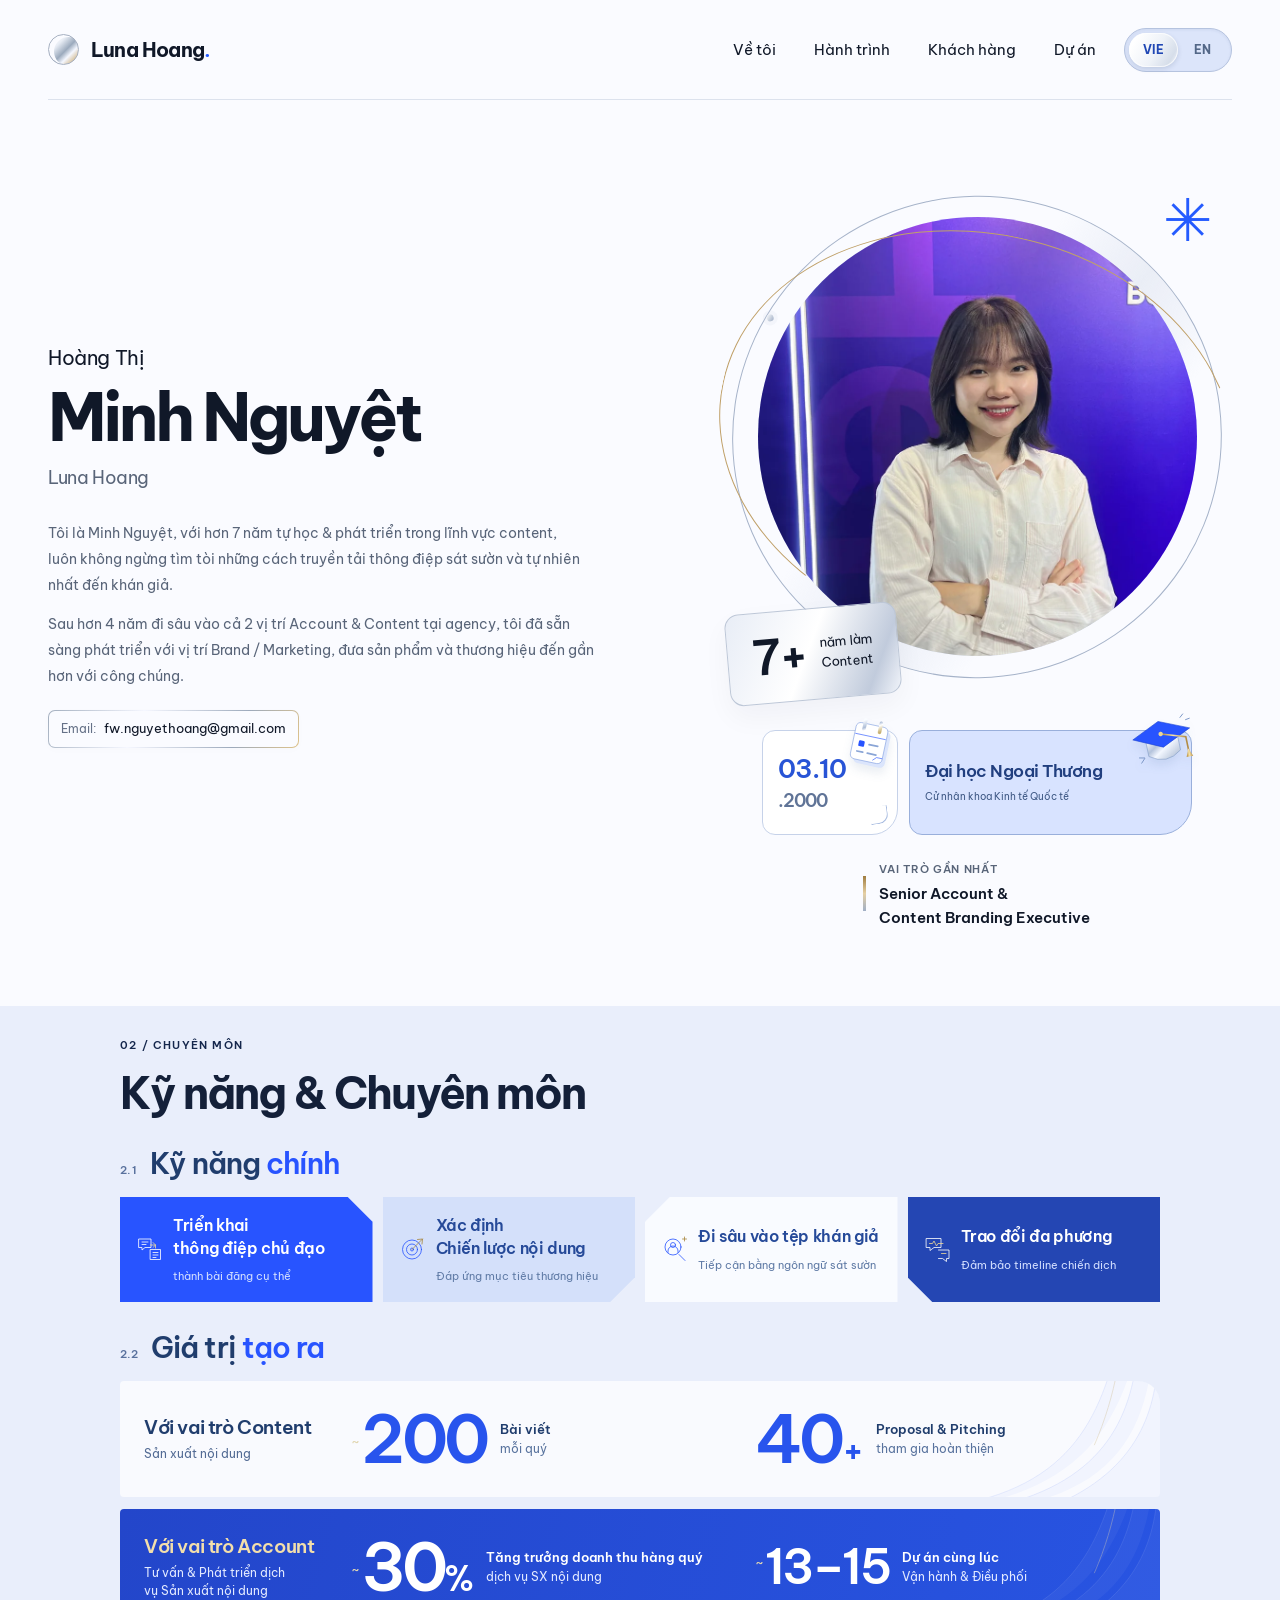
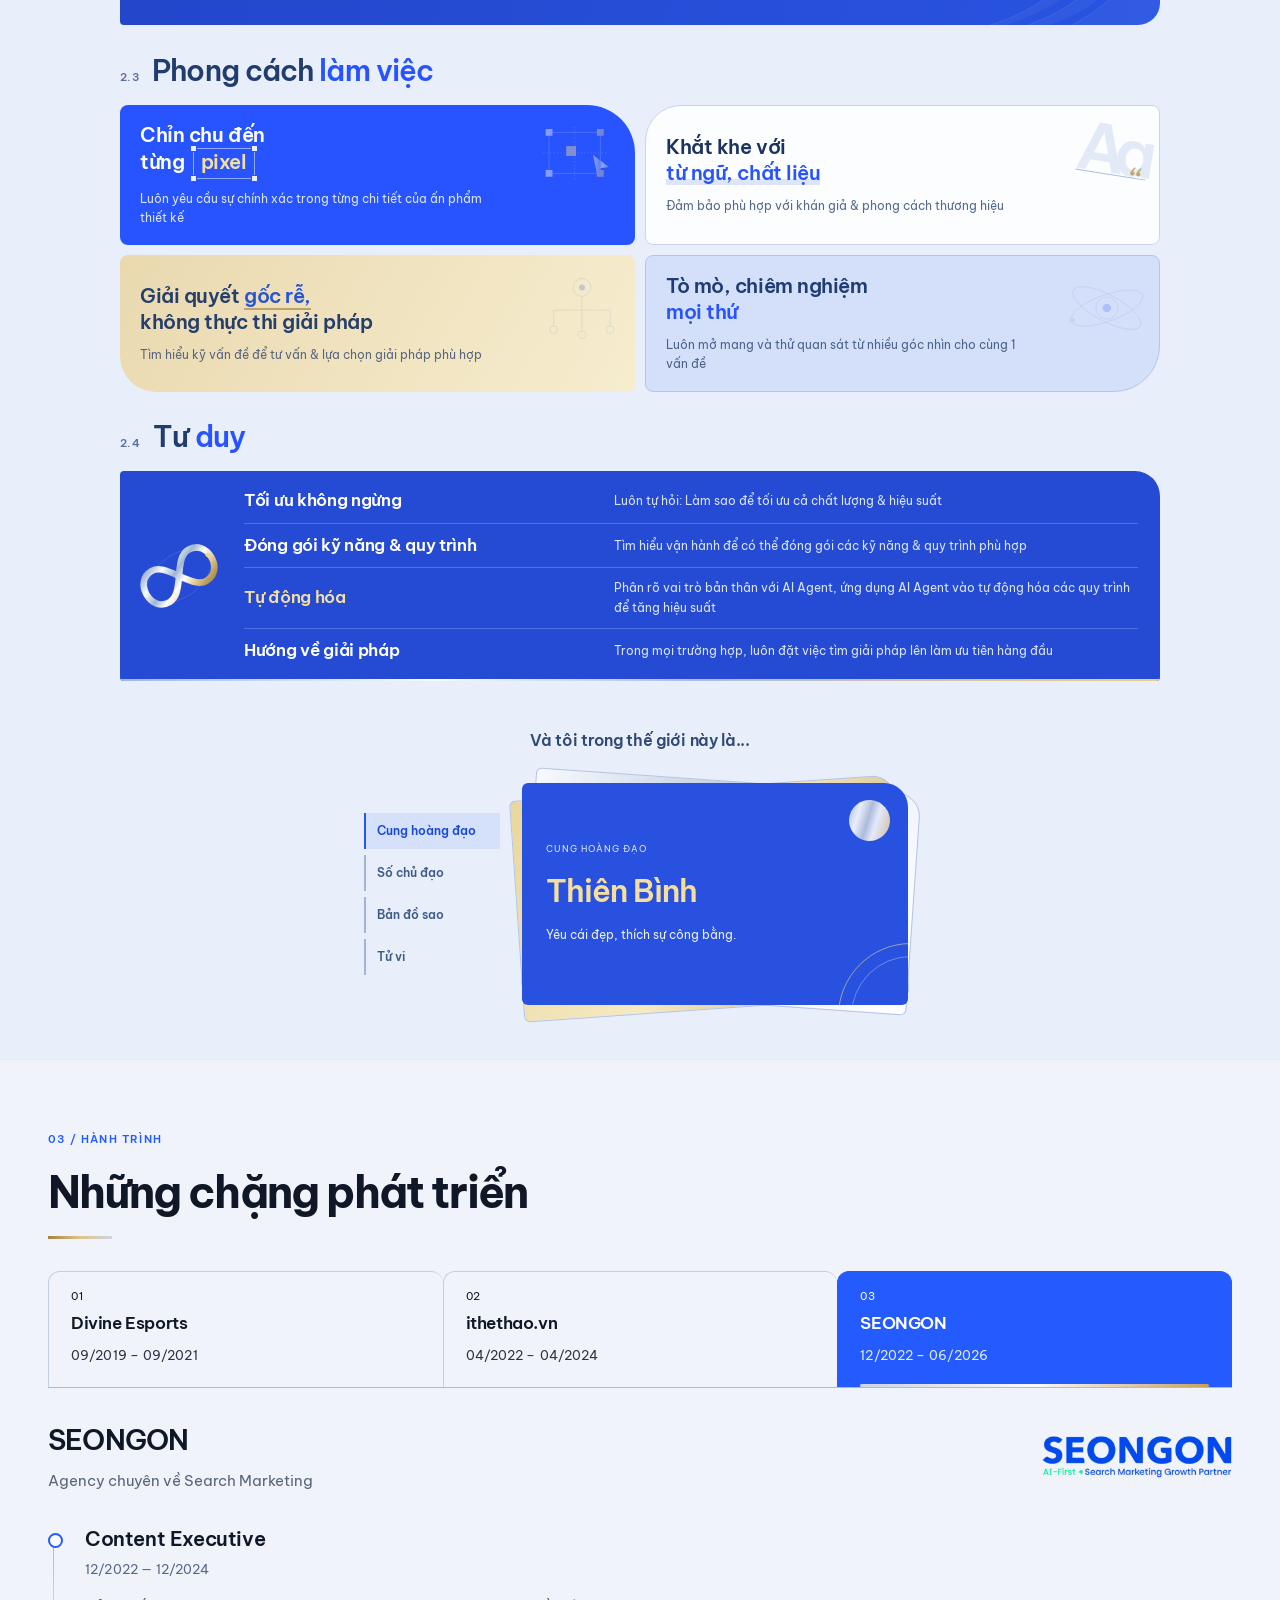
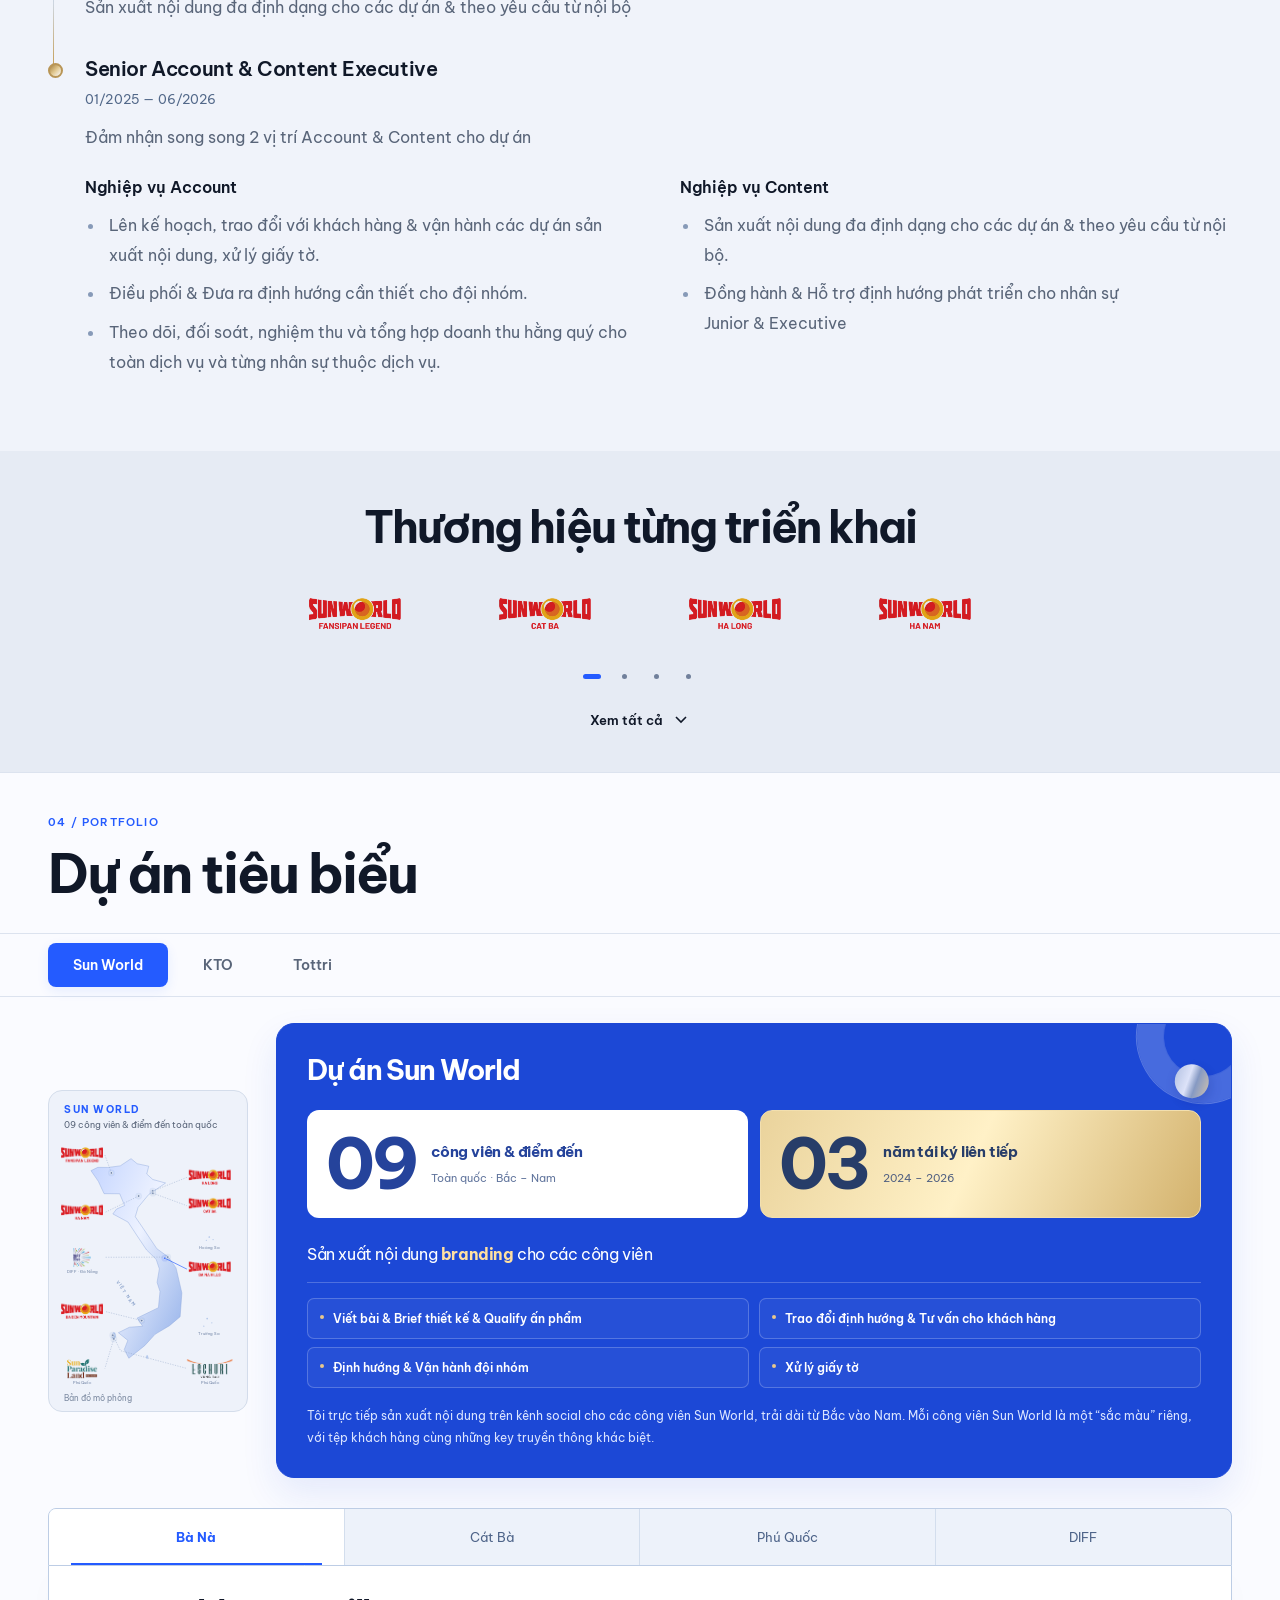
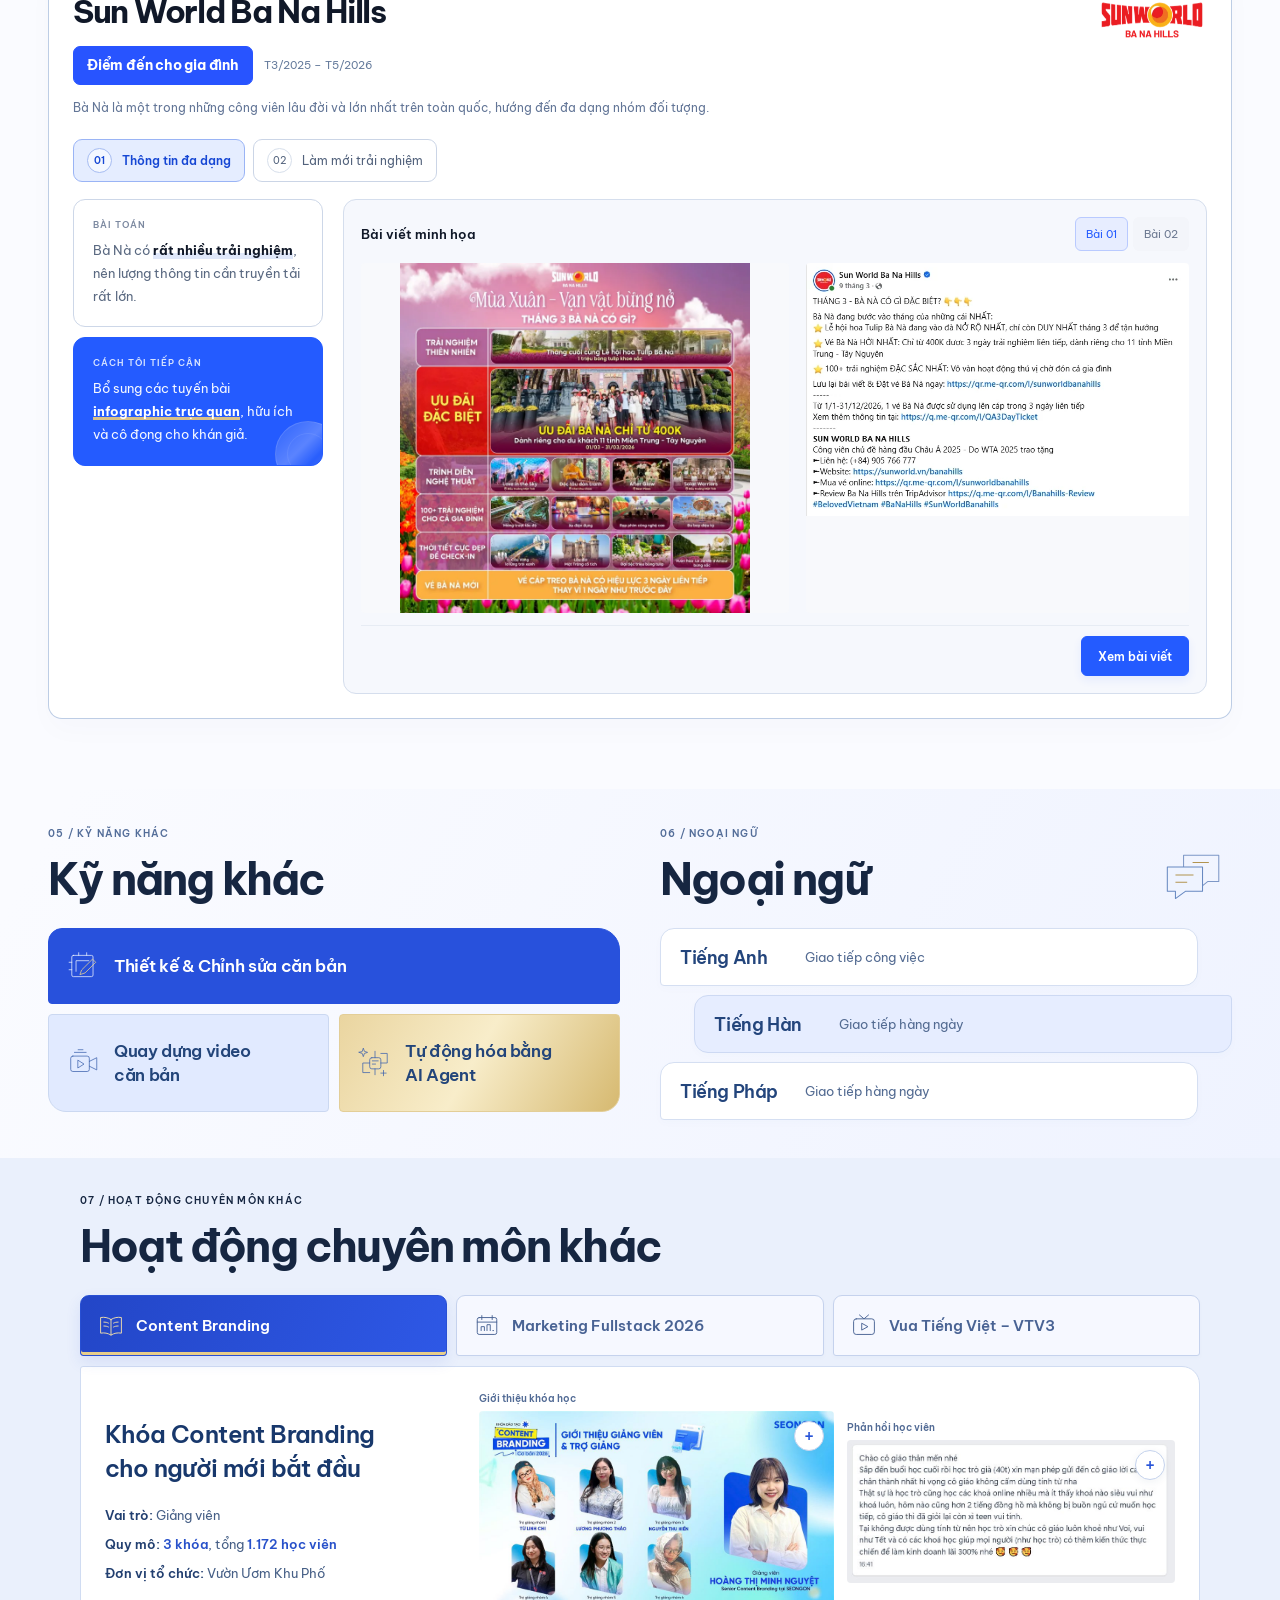
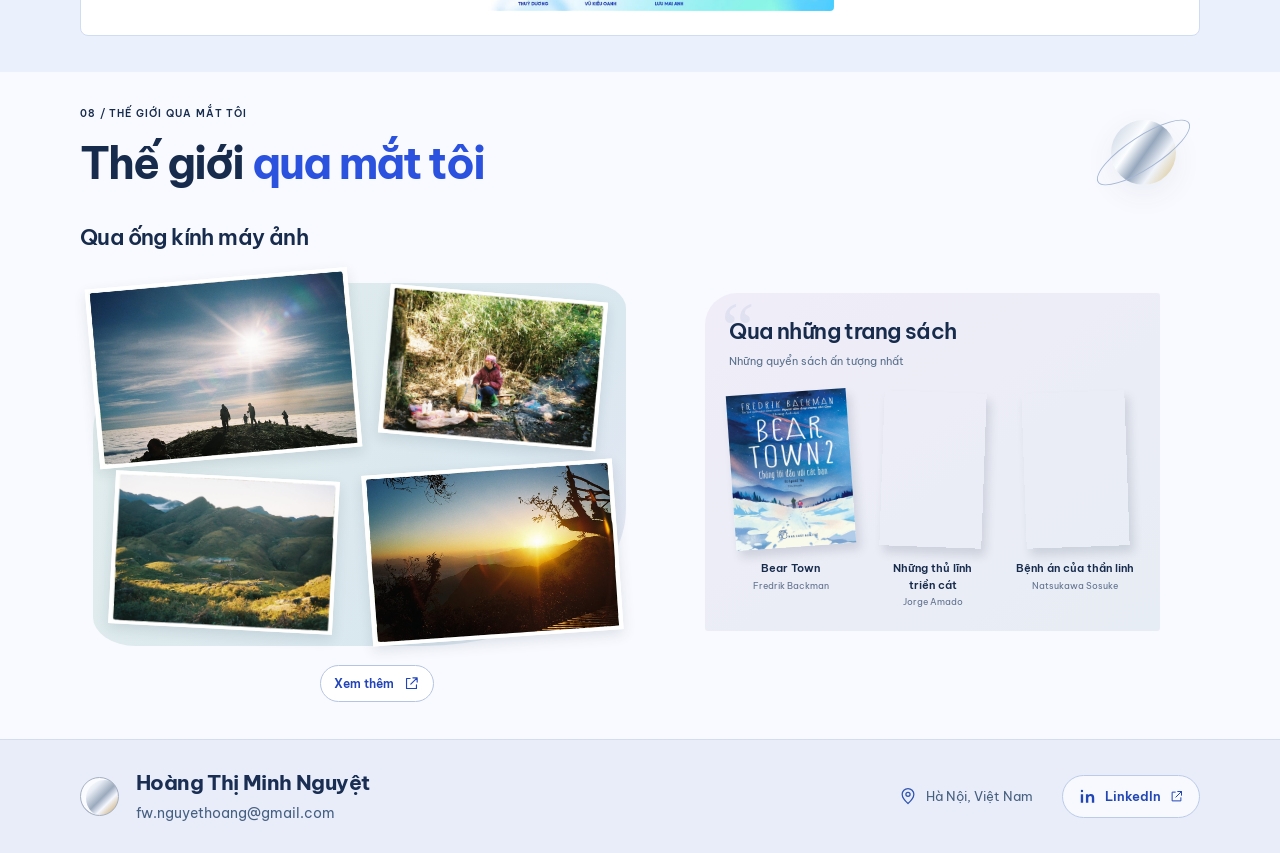
<file: index.html>
<!doctype html>
<html lang="vi">
<head>
<meta charset="utf-8"><meta name="viewport" content="width=device-width, initial-scale=1"><meta name="theme-color" content="#fafbff">
<meta name="description" content="Portfolio của Hoàng Thị Minh Nguyệt — Luna Hoang. Senior Account & Content Branding Executive.">
<title>Nguyet Hoang | Portfolio</title>
<link rel="icon" href="assets/moon.svg" type="image/svg+xml">
<link rel="preload" href="assets/fonts/be-vietnam-9.woff2" as="font" type="font/woff2" crossorigin>
<link rel="preload" href="assets/fonts/be-vietnam-7.woff2" as="font" type="font/woff2" crossorigin>
<link rel="stylesheet" href="assets/fonts.css"><script data-language-bootstrap>(() => {
  // The document language is authoritative, including extensionless hosting URLs.
  const english = document.documentElement.lang === 'en';
  const requested = new URLSearchParams(location.search).get('lang');
  try {
    if (!english && requested !== 'vi' && (requested === 'en' || localStorage.getItem('portfolio-language') === 'en')) {
      const url = new URL('index.en.html', location.href);
      if (location.hostname.endsWith('.chatgpt.site')) url.pathname = url.pathname.replace(/\.html$/, '');
      url.search = location.search; url.hash = location.hash;
      location.replace(url.href); return;
    }
    localStorage.setItem('portfolio-language', english ? 'en' : 'vi');
  } catch (_) {}
})();</script>
<link rel="stylesheet" href="site.32f361e0e969.css">
</head>
<body>
<a class="skip" href="#main">Đến nội dung chính</a>
<header class="header wrap">
<a class="brand" href="#intro" aria-label="Luna Hoang — đầu trang"><span class="moon-mark" aria-hidden="true"></span>Luna Hoang<span class="brand-dot" aria-hidden="true">.</span></a>
<div class="header-navigation"><nav aria-label="Điều hướng chính"><a href="#about">Về tôi</a><a href="#journey">Hành trình</a><a href="#clients">Khách hàng</a><a href="#projects">Dự án</a></nav><button class="language-switch" type="button" role="switch" aria-checked="false" aria-label="Bản tiếng Anh" data-language-target="index.en.html"><span class="language-thumb" aria-hidden="true"></span><span class="language-option" lang="vi" aria-hidden="true">VIE</span><span class="language-option" lang="en" aria-hidden="true">EN</span></button></div>
</header>
<main id="main">
<section class="hero wrap" id="intro" aria-labelledby="intro-title">
<div class="hero-copy">
<h1 id="intro-title"><span class="name-prefix">Hoàng Thị</span> <span>Minh Nguyệt</span></h1>
<p class="english-name">Luna Hoang</p>
<div class="bio"><p>Tôi là Minh Nguyệt, với hơn 7 năm tự học &amp; phát triển trong lĩnh vực content, luôn không ngừng tìm tòi những cách truyền tải thông điệp sát sườn và tự nhiên nhất <span class="keep-phrase">đến khán giả.</span></p><p>Sau hơn 4 năm đi sâu vào cả 2 vị trí Account &amp; Content tại agency, tôi đã sẵn sàng phát triển với vị trí Brand / Marketing, đưa sản phẩm và thương hiệu đến gần hơn với công chúng.</p></div>
<div class="email-box"><span class="email-label">Email:</span><span class="email-address">fw.nguyethoang@gmail.com</span></div>
</div>
<div class="hero-visual">
<div class="portrait-stage"><div class="orbit orbit-one" aria-hidden="true"></div><div class="orbit orbit-two" aria-hidden="true"></div><figure class="portrait-frame"><img class="portrait" src="assets/luna-profile.webp" alt="Hoàng Thị Minh Nguyệt — Luna Hoang" width="1000" height="1333" fetchpriority="high"></figure><span class="orbit-star" aria-hidden="true">✳</span><div class="experience-stamp"><strong>7+</strong><span>năm làm<br>Content</span></div></div>
<dl class="about-facts"><div class="about-birthday"><svg class="about-fact-art about-calendar-art" viewBox="0 0 80 88" aria-hidden="true"><defs><linearGradient id="about-calendar-metal" x1="0" y1="0" x2="1" y2="1"><stop stop-color="#f9fcff"/><stop offset=".42" stop-color="#aebed8"/><stop offset=".6" stop-color="#fff"/><stop offset="1" stop-color="#c9b273"/></linearGradient></defs><g transform="rotate(12 40 44)"><rect x="14" y="17" width="55" height="63" rx="9" fill="#dbe5fc"/><rect x="8" y="11" width="55" height="63" rx="8" fill="#fff" stroke="#809fdf"/><path d="M9 31h53" stroke="#2854ff"/><path d="M22 5v16m27-16v16" stroke="url(#about-calendar-metal)" stroke-width="6" stroke-linecap="round"/><rect x="18" y="41" width="10" height="10" rx="2" fill="#2854ff"/><path d="M36 45h15M18 60h10m8 0h15" stroke="#8aa5d6" stroke-width="3" stroke-linecap="round"/><path d="m47 70 6-6h10" fill="none" stroke="#2854ff"/></g></svg><dt class="visually-hidden">Ngày sinh</dt><dd><time datetime="2000-10-03">03.10<span>.2000</span></time></dd></div><div class="about-education"><svg class="about-fact-art about-cap-art" viewBox="0 0 120 96" aria-hidden="true"><defs><linearGradient id="about-cap-metal" x1="0" y1="0" x2="1" y2="1"><stop stop-color="#fff"/><stop offset=".3" stop-color="#b4c3dc"/><stop offset=".5" stop-color="#f3f7ff"/><stop offset="1" stop-color="#a8b8d0"/></linearGradient><linearGradient id="about-tassel-gold"><stop stop-color="#ad8534"/><stop offset=".5" stop-color="#f7e3aa"/><stop offset="1" stop-color="#b18b45"/></linearGradient></defs><g transform="rotate(-12 60 48)"><path d="M29 41v27q29 22 58 0V41" fill="url(#about-cap-metal)" stroke="#819bc7"/><path d="m7 33 51-23 53 23-53 24Z" fill="#2854ff" stroke="#1b43d0"/><path d="m58 33 43 14v25" fill="none" stroke="url(#about-tassel-gold)" stroke-width="3" stroke-linecap="round"/><circle cx="58" cy="33" r="4" fill="#ead69b"/><path d="m101 68-6 15h12Z" fill="url(#about-tassel-gold)"/><path d="m14 77 7-7m-9-3 9 2m77-58 6-5m3 11 7-1" stroke="#7995c5" stroke-width="1.6" stroke-linecap="round"/></g></svg><dt class="visually-hidden">Học vấn</dt><dd><strong>Đại học<br> Ngoại Thương</strong><span>Cử nhân khoa Kinh tế Quốc tế</span></dd></div></dl><div class="role-note"><span class="role-marker" aria-hidden="true"></span><div><span class="micro-label">VAI TRÒ GẦN NHẤT</span><p>Senior Account &amp;<br>Content Branding Executive</p></div></div>
</div>
</section>
<section class="about-luna about-usp-section" id="about" aria-labelledby="skills-section-title"><div class="wrap">
<header class="skills-section-heading"><p class="section-label">02 / CHUYÊN MÔN</p><h2 id="skills-section-title">Kỹ năng &amp; Chuyên môn</h2></header>
<section class="core-skills expertise-primary" id="core-skills" aria-labelledby="about-title"><header class="expertise-chapter"><span class="expertise-number">2.1</span><h3 id="about-title">Kỹ năng <span>chính</span></h3></header><div class="working-cluster skills-cluster"><div class="core-skill-grid"><article class="core-skill"><svg class="skill-line-art" viewBox="0 0 56 56" aria-hidden="true"><path d="M6 8h24v17H18l-6 5v-5H6zM12 14h12m-12 5h8M29 29h20v20H29zM34 35h10m-10 5h10m-10 5h6"/><path class="icon-accent" d="m29 20 10 0 0 6m-5-11 5 5-5 5"/></svg><h4>Triển khai<br><span class="skill-title-line">thông điệp chủ đạo</span></h4><p>thành bài đăng cụ thể</p></article><article class="core-skill"><svg class="skill-line-art" viewBox="0 0 56 56" aria-hidden="true"><circle cx="26" cy="29" r="19"/><circle cx="26" cy="29" r="11"/><circle cx="26" cy="29" r="3"/><path class="icon-accent" d="m26 29 21-21m-10 1 10-1-1 10"/></svg><h4>Xác định<br><span class="skill-title-line">Chiến lược nội dung</span></h4><p>Đáp ứng mục tiêu thương hiệu</p></article><article class="core-skill"><svg class="skill-line-art" viewBox="0 0 56 56" aria-hidden="true"><circle cx="24" cy="24" r="16"/><circle cx="24" cy="20" r="5"/><path d="M14 35v-3a10 10 0 0 1 20 0v3m2 4 12 12"/><path class="icon-accent" d="M43 8h8m-4-4v8"/></svg><h4>Đi sâu vào tệp khán giả</h4><p>Tiếp cận bằng ngôn ngữ sát sườn</p></article><article class="core-skill"><svg class="skill-line-art" viewBox="0 0 56 56" aria-hidden="true"><path d="M5 7h29v18H20l-8 6v-6H5zM29 30h21v17h-5v6l-8-6h-8"/><path class="icon-accent" d="M11 17h6l3-5 5 10 3-5h10m-3 20h9"/></svg><h4>Trao đổi đa phương</h4><p>Đảm bảo timeline chiến dịch</p></article></div></div></section><section class="expertise-values" aria-labelledby="expertise-values-title"><header class="expertise-chapter"><span class="expertise-number">2.2</span><h3 id="expertise-values-title">Giá trị <span>tạo ra</span></h3></header><div class="value-role-grid"><section class="value-role-group" aria-labelledby="value-content-title"><svg class="value-growth-art" viewBox="0 0 360 150" preserveAspectRatio="none" aria-hidden="true" focusable="false"><path class="value-growth-surface" d="M0 170C206 166 268 90 300-25H326C290 102 210 170 0 170Z"/><path class="value-growth-surface" d="M105 170C272 148 318 65 330-25H350C336 90 279 160 105 170Z"/><path class="value-growth-surface" d="M200 170C324 128 354 48 357-25H380V170Z"/><path class="value-growth-contour" d="M0 170C206 166 268 90 300-25M105 170C272 148 318 65 330-25M200 170C324 128 354 48 357-25"/><path class="value-growth-glint" d="M276 83C290 51 300 16 305-12"/></svg><header class="value-role-heading"><h4 id="value-content-title">Với vai trò Content</h4><p>Sản xuất nội dung</p></header><div class="value-strip"><article data-count-target="200" data-count-label="Khoảng 200 bài viết mỗi quý" class="value-item"><div class="value-top"><svg viewBox="0 0 32 32" aria-hidden="true"><path d="M8 3h11l6 6v20H8zM19 3v7h6M12 15h9m-9 5h9m-9 5h6"/></svg><strong><small>~</small>200</strong></div><div class="value-caption"><p>Bài viết</p><span class="value-note">mỗi quý</span></div></article><article data-count-target="40" data-count-label="Tham gia hoàn thiện hơn 40 proposal và pitching" class="value-item"><div class="value-top"><svg viewBox="0 0 32 32" aria-hidden="true"><rect x="3" y="6" width="26" height="22" rx="2"/><path d="M3 12h26M11 12v16m10-16v16M8 3v6m16-6v6"/></svg><strong>40<span>+</span></strong></div><div class="value-caption"><p>Proposal &amp; Pitching</p><span class="value-note">tham gia hoàn thiện</span></div></article></div></section><section class="value-role-group" aria-labelledby="value-account-title"><svg class="value-growth-art" viewBox="0 0 360 150" preserveAspectRatio="none" aria-hidden="true" focusable="false"><path class="value-growth-surface" d="M0 170C206 166 268 90 300-25H326C290 102 210 170 0 170Z"/><path class="value-growth-surface" d="M105 170C272 148 318 65 330-25H350C336 90 279 160 105 170Z"/><path class="value-growth-surface" d="M200 170C324 128 354 48 357-25H380V170Z"/><path class="value-growth-contour" d="M0 170C206 166 268 90 300-25M105 170C272 148 318 65 330-25M200 170C324 128 354 48 357-25"/><path class="value-growth-glint" d="M276 83C290 51 300 16 305-12"/></svg><header class="value-role-heading"><h4 id="value-account-title">Với vai trò Account</h4><p>Tư vấn &amp; Phát triển dịch vụ Sản xuất nội dung</p></header><div class="value-strip"><article data-count-target="30" data-count-label="Khoảng 30 phần trăm tăng trưởng doanh thu hàng quý" class="value-item"><div class="value-top"><svg viewBox="0 0 32 32" aria-hidden="true"><path d="m6 25 20-20M11 5h15v15"/></svg><strong><small>~</small>30<span>%</span></strong></div><div class="value-caption"><p>Tăng trưởng doanh thu hàng quý</p><span class="value-note">dịch vụ SX nội dung</span></div></article><article data-count-target="13,15" data-count-label="Vận hành và điều phối khoảng 13 đến 15 dự án cùng lúc" class="value-item value-range"><div class="value-top"><svg viewBox="0 0 32 32" aria-hidden="true"><path d="M3 11V6a2 2 0 0 1 2-2h8l4 5h10a2 2 0 0 1 2 2v15a2 2 0 0 1-2 2H5a2 2 0 0 1-2-2V11Zm0 2h26"/></svg><strong><small>~</small>13–15</strong></div><div class="value-caption"><p>Dự án cùng lúc</p><span class="value-note">Vận hành &amp; Điều phối</span></div></article></div></section></div></section><section class="expertise-secondary" aria-labelledby="work-values-title">
<header class="expertise-chapter"><span class="expertise-number">2.3</span><h3 id="work-values-title">Phong cách <span>làm việc</span></h3></header>
<div class="usp-board" aria-label="Bốn điểm nổi bật trong cách làm việc">
<article class="usp-piece usp-pixel"><svg class="usp-illustration" viewBox="0 0 220 160" aria-hidden="true"><defs><linearGradient id="usp-metal"><stop stop-color="#fff"/><stop offset=".42" stop-color="#a6b8db"/><stop offset=".6" stop-color="#fff"/><stop offset="1" stop-color="#cfb97e"/></linearGradient></defs><path d="M40 26h120v96H40Z" stroke="currentColor" fill="none"/><path d="M100 13v125M26 74h148" stroke="currentColor" stroke-dasharray="3 5"/><g fill="url(#usp-metal)"><path d="M32 18h16v16H32Zm120 0h16v16h-16ZM32 114h16v16H32Zm120 0h16v16h-16Z"/><path d="m143 79 37 28-20 3-7 18Z"/></g><path d="M80 58h23v23H80Z" fill="#eed89a"/></svg><h4>Chỉn chu đến<br>từng <span class="usp-pixel-word">pixel<i aria-hidden="true"></i></span></h4><p>Luôn yêu cầu sự chính xác trong từng chi tiết của ấn phẩm thiết kế</p></article>
<article class="usp-piece usp-words"><div class="usp-type-art" aria-hidden="true"><span>Aa</span><i></i><b>“</b></div><h4>Khắt khe với<br><span>từ ngữ, chất liệu</span></h4><p>Đảm bảo phù hợp với khán giả &amp; phong cách thương hiệu</p></article>
<article class="usp-piece usp-root"><svg class="usp-illustration" viewBox="0 0 220 160" aria-hidden="true"><g fill="none" stroke="currentColor" stroke-width="1.5"><circle cx="110" cy="33" r="21"/><path d="M110 54v32m0 0H44v37m66-37h66v37m-66-37v49"/><circle cx="44" cy="132" r="9"/><circle cx="110" cy="144" r="9"/><circle cx="176" cy="132" r="9"/></g><circle cx="110" cy="33" r="7" fill="#2854ff"/></svg><h4>Giải quyết <span>gốc rễ,</span><br>không thực thi giải pháp</h4><p>Tìm hiểu kỹ vấn đề để tư vấn &amp; lựa chọn giải pháp phù hợp</p></article>
<article class="usp-piece usp-curious"><svg class="usp-illustration" viewBox="0 0 220 160" aria-hidden="true"><g fill="none" stroke="currentColor" stroke-width="1.5"><ellipse cx="112" cy="79" rx="89" ry="31" transform="rotate(-20 112 79)"/><ellipse cx="112" cy="79" rx="89" ry="31" transform="rotate(28 112 79)"/><circle cx="112" cy="79" r="26"/></g><circle cx="112" cy="79" r="10" fill="#2854ff"/><circle cx="31" cy="107" r="6" fill="#c1a76b"/></svg><h4>Tò mò, chiêm nghiệm<br><span>mọi thứ</span></h4><p>Luôn mở mang và thử quan sát từ nhiều góc nhìn cho cùng 1 vấn đề</p></article>
</div></section><div class="working-cluster thinking-cluster"><section class="work-style" id="work-style" aria-labelledby="work-style-title"><header class="work-style-heading expertise-chapter"><span class="expertise-number">2.4</span><h3 id="work-style-title">Tư <span>duy</span></h3></header>
<div class="thinking-canvas"><div class="thinking-sculpture" aria-hidden="true"><svg viewBox="0 0 260 300"><defs><linearGradient id="thought-ribbon" x1="0" y1="0" x2="1" y2="1"><stop stop-color="#91a7cf"/><stop offset=".23" stop-color="#f7fbff"/><stop offset=".43" stop-color="#a1b6d5"/><stop offset=".59" stop-color="#fff"/><stop offset=".79" stop-color="#d9c286"/><stop offset="1" stop-color="#a47f36"/></linearGradient></defs><ellipse class="thought-track" cx="130" cy="150" rx="104" ry="62" transform="rotate(-35 130 150)"/><path class="thought-loop" d="M130 150C103 112 89 98 68 98c-29 0-46 23-46 52s17 52 46 52c24 0 40-20 62-52s38-52 62-52c29 0 46 23 46 52s-17 52-46 52c-21 0-35-14-62-52Z" transform="rotate(-30 130 150)"/><circle class="thought-point" cx="213" cy="90" r="6"/><circle class="thought-point" cx="47" cy="215" r="4"/></svg></div><ol class="work-style-list"><li><div><h4><strong>Tối ưu không ngừng</strong></h4><p>Luôn tự hỏi: Làm sao để tối ưu cả chất lượng &amp; hiệu suất</p></div></li><li><div><h4><strong>Đóng gói kỹ năng &amp; quy trình</strong></h4><p>Tìm hiểu vận hành để có thể đóng gói các kỹ năng &amp; quy trình phù hợp</p></div></li><li><div><h4><strong>Tự động hóa</strong></h4><p>Phân rõ vai trò bản thân với AI Agent, ứng dụng AI Agent vào tự động hóa các quy trình để tăng hiệu suất</p></div></li><li><div><h4><strong>Hướng về giải pháp</strong></h4><p>Trong mọi trường hợp, luôn đặt việc tìm giải pháp lên làm ưu tiên hàng đầu</p></div></li></ol></div></section></div><section class="persona-deck" aria-labelledby="personal-twist-title"><h3 id="personal-twist-title">Và tôi trong thế giới này là...</h3><div class="persona-workspace"><div class="persona-picker" role="tablist" aria-label="Chọn thẻ cá tính" aria-orientation="vertical"><button type="button" role="tab" id="personal-point-0" aria-controls="personal-reading" aria-selected="true" tabindex="0" data-persona="0">Cung hoàng đạo</button><button type="button" role="tab" id="personal-point-1" aria-controls="personal-reading" aria-selected="false" tabindex="-1" data-persona="1">Số chủ đạo</button><button type="button" role="tab" id="personal-point-2" aria-controls="personal-reading" aria-selected="false" tabindex="-1" data-persona="2">Bản đồ sao</button><button type="button" role="tab" id="personal-point-3" aria-controls="personal-reading" aria-selected="false" tabindex="-1" data-persona="3">Tử vi</button></div><div class="persona-stack"><div class="persona-card" id="personal-reading" role="tabpanel" aria-labelledby="personal-point-0" tabindex="0"><span class="persona-orb" aria-hidden="true"></span><p class="persona-caption">Cung hoàng đạo</p><h4 class="persona-name">Thiên Bình</h4><p class="persona-description">Yêu cái đẹp, thích sự công bằng.</p><span class="persona-seal" aria-hidden="true"></span></div></div></div></section></div></section>
<section class="journey" id="journey" aria-labelledby="journey-title">
<div class="wrap">
<div class="journey-heading"><div><p class="section-label">03 / HÀNH TRÌNH</p><h2 id="journey-title">Những chặng phát triển</h2></div></div>
<div class="chapter-tabs" role="tablist" aria-label="Chọn chặng hành trình">
<button class="chapter-tab" id="tab-divine" type="button" role="tab" aria-selected="false" aria-controls="panel-divine" tabindex="-1"><span class="tab-meta">01</span><strong>Divine Esports</strong><span class="tab-years"><span>09/2019 – </span><span>09/2021</span></span></button>
<button class="chapter-tab" id="tab-media" type="button" role="tab" aria-selected="false" aria-controls="panel-media" tabindex="-1"><span class="tab-meta">02</span><strong>ithethao.vn</strong><span class="tab-years"><span>04/2022 – </span><span>04/2024</span></span></button>
<button class="chapter-tab" id="tab-seongon" type="button" role="tab" aria-selected="true" aria-controls="panel-seongon"><span class="tab-meta">03</span><strong>SEONGON</strong><span class="tab-years"><span>12/2022 – </span><span>06/2026</span></span></button>
</div>
<div class="chapter-panel" id="panel-divine" role="tabpanel" aria-labelledby="tab-divine" hidden>
<div class="unit-heading"><div><h3>Divine Esports</h3><p class="company-description">Đội tuyển PUBG hàng đầu Việt Nam</p></div><img loading="lazy" class="unit-logo" src="assets/logos/divine.webp" alt="Logo Divine Esports" width="143" height="140" decoding="async"></div>
<article class="role-entry"><div class="role-heading"><h4>Content Creator</h4><p class="role-period">09/2019 — 09/2021</p></div>
<ul class="work-list"><li>Sản xuất nội dung đa định dạng, bao gồm cả nội dung thi đấu &amp; cuộc sống hàng ngày</li><li>Xây dựng &amp; Nuôi dưỡng cộng đồng fan đội tuyển</li><li>Đảm bảo truyền thông cho nhà tài trợ &amp; Báo cáo hiệu quả truyền thông</li></ul>
</article>
</div>
<div class="chapter-panel" id="panel-media" role="tabpanel" aria-labelledby="tab-media" hidden>
<div class="unit-heading"><div><h3>ithethao.vn</h3><p class="company-description">Trang tin thể thao, chuyên mục Esports</p></div><img loading="lazy" class="unit-logo" src="assets/logos/ithethao.webp" alt="Logo ithethao.vn" width="140" height="140" decoding="async"></div>
<article class="role-entry"><div class="role-heading"><h4>CTV Phóng viên ảnh</h4><p class="role-period">04/2022 — 04/2024</p></div>
<ul class="work-list"><li>Lấy tin, phỏng vấn &amp; viết tin bài cho các trang tin điện tử &amp; báo giấy</li><li>Công tác tại các sự kiện &amp; giải đấu lớn: SEA Games 31, Giải vô địch quốc gia PUBG,...</li></ul>
</article>
</div>
<div class="chapter-panel" id="panel-seongon" role="tabpanel" aria-labelledby="tab-seongon">
<div class="unit-heading"><div><h3>SEONGON</h3><p class="company-description">Agency chuyên về Search Marketing</p></div><img loading="lazy" class="unit-logo unit-logo-wide" src="assets/logos/seongon.webp" alt="Logo SEONGON" width="318" height="70" decoding="async"></div>
<div class="role-timeline" aria-label="Các giai đoạn công tác tại SEONGON">
<article class="role-entry timeline-role"><div class="role-heading"><h4>Content Executive</h4><p class="role-period">12/2022 — 12/2024</p></div><p class="stage-scope">Sản xuất nội dung đa định dạng cho các dự án &amp; theo yêu cầu từ nội bộ</p></article>
<article class="role-entry timeline-role"><div class="role-heading"><h4>Senior Account &amp; Content Executive</h4><p class="role-period">01/2025 — 06/2026</p></div><p class="stage-scope">Đảm nhận song song 2 vị trí Account &amp; Content cho dự án</p>
<div class="discipline-grid">
<div class="discipline"><h5>Nghiệp vụ Account</h5><ul><li>Lên kế hoạch, trao đổi với khách hàng &amp; vận hành các dự án sản xuất nội dung, xử lý giấy tờ.</li><li>Điều phối &amp; Đưa ra định hướng cần thiết cho đội nhóm.</li><li>Theo dõi, đối soát, nghiệm thu và tổng hợp doanh thu hằng quý cho toàn dịch vụ và từng nhân sự thuộc dịch vụ.</li></ul></div>
<div class="discipline"><h5>Nghiệp vụ Content</h5><ul><li>Sản xuất nội dung đa định dạng cho các dự án &amp; theo yêu cầu từ nội bộ.</li><li>Đồng hành &amp; Hỗ trợ định hướng phát triển cho nhân sự <span class="keep-phrase">Junior &amp; Executive</span></li></ul></div>
</div></article></div></div>
<noscript><style>.chapter-panel[hidden]{display:block!important}.chapter-tabs{display:none}</style></noscript>
</div></section>
<section class="clients-section" id="clients" aria-labelledby="clients-title">
<div class="clients-heading wrap"><h2 id="clients-title">Thương hiệu từng triển khai</h2></div>
<div class="clients-overview wrap" id="clients-overview">
<ul class="client-list" aria-label="14 khách hàng tôi từng làm việc">
<li class="client-item  "><figure class="client-mark"><div class="client-logo-stage"><img loading="lazy" src="assets/clients/sun-fansipan.webp" alt="Logo Sun World Fansipan Legend" width="168" height="80" decoding="async"></div><figcaption>Sun World Fansipan Legend</figcaption></figure></li>
<li class="client-item  "><figure class="client-mark"><div class="client-logo-stage"><img loading="lazy" src="assets/clients/sun-catba.webp" alt="Logo Sun World Cat Ba" width="168" height="80" decoding="async"></div><figcaption>Sun World Cat Ba</figcaption></figure></li>
<li class="client-item  "><figure class="client-mark"><div class="client-logo-stage"><img loading="lazy" src="assets/clients/sun-halong.webp" alt="Logo Sun World Ha Long" width="168" height="80" decoding="async"></div><figcaption>Sun World Ha Long</figcaption></figure></li>
<li class="client-item  "><figure class="client-mark"><div class="client-logo-stage"><img loading="lazy" src="assets/clients/sun-hanam.webp" alt="Logo Sun World Ha Nam" width="168" height="80" decoding="async"></div><figcaption>Sun World Ha Nam</figcaption></figure></li>
<li class="client-item  "><figure class="client-mark"><div class="client-logo-stage"><img loading="lazy" src="assets/clients/sun-bana.webp" alt="Logo Sun World Ba Na Hills" width="168" height="80" decoding="async"></div><figcaption>Sun World Ba Na Hills</figcaption></figure></li>
<li class="client-item  "><figure class="client-mark"><div class="client-logo-stage"><img loading="lazy" src="assets/clients/sun-baden.webp" alt="Logo Sun World Ba Den Mountain" width="168" height="80" decoding="async"></div><figcaption>Sun World Ba Den Mountain</figcaption></figure></li>
<li class="client-item  "><figure class="client-mark"><div class="client-logo-stage"><img loading="lazy" src="assets/clients/paradise.webp" alt="Logo Sun Paradise Land Phu Quoc" width="168" height="80" decoding="async"></div><figcaption>Sun Paradise Land Phu Quoc</figcaption></figure></li>
<li class="client-item client-item-dark "><figure class="client-mark"><div class="client-logo-stage"><img loading="lazy" src="assets/clients/golf.webp" alt="Logo Eschuri Vung Bau Golf" width="168" height="80" decoding="async"></div><figcaption>Eschuri Vung Bau Golf</figcaption></figure></li>
<li class="client-item client-item-dark "><figure class="client-mark"><div class="client-logo-stage"><img loading="lazy" src="assets/clients/diff-logo-color.webp" alt="Logo DIFF – Danang International Fireworks Festival" width="168" height="80" decoding="async"></div><figcaption>DIFF – Danang International Fireworks Festival</figcaption></figure></li>
<li class="client-item"><figure class="client-mark"><div class="client-logo-stage"><img loading="lazy" src="assets/clients/tottri.webp" alt="Logo Tottri" width="380" height="146" decoding="async"></div><figcaption>Tottri</figcaption></figure></li>
<li class="client-item  "><figure class="client-mark"><div class="client-logo-stage"><img loading="lazy" src="assets/clients/kto-vietnam.png" alt="Logo KTO – Tổng cục Du lịch Hàn Quốc tại Việt Nam" width="168" height="80" decoding="async"></div><figcaption>KTO – Tổng cục Du lịch Hàn Quốc tại Việt Nam</figcaption></figure></li>
<li class="client-item  "><figure class="client-mark"><div class="client-logo-stage"><img loading="lazy" src="assets/clients/richy.webp" alt="Logo Richy" width="168" height="80" decoding="async"></div><figcaption>Richy</figcaption></figure></li>
<li class="client-item  "><figure class="client-mark"><div class="client-logo-stage"><img loading="lazy" src="assets/clients/tmu.webp" alt="Logo Trường Đại học Thương mại" width="168" height="80" decoding="async"></div><figcaption>Trường Đại học Thương mại</figcaption></figure></li>
<li class="client-item"><figure class="client-mark"><div class="client-logo-stage"><img loading="lazy" src="assets/clients/lpbank.webp" alt="Logo LPBank" width="168" height="80" decoding="async"></div><figcaption>LPBank</figcaption></figure></li>
</ul></div>
<div class="clients-actions wrap" hidden><div class="clients-pages" aria-label="Chọn lượt logo"></div><button class="clients-toggle" type="button" aria-expanded="false" aria-controls="clients-overview"><span>Xem tất cả</span><svg viewBox="0 0 20 20" width="20" height="20" aria-hidden="true"><path d="m5 7 5 5 5-5"/></svg></button></div>
</section>

<section class="projects-section" id="projects" aria-labelledby="projects-title">
<header class="projects-heading wrap"><p class="section-label">04 / PORTFOLIO</p><h2 id="projects-title">Dự án tiêu biểu</h2></header>
<div class="project-switch-wrap"><div class="project-switch wrap" role="tablist" aria-label="Chọn dự án nổi bật"><button type="button" id="project-tab-0" role="tab" aria-selected="true" aria-controls="project-panel-0" tabindex="0" data-project="0">Sun World</button><button type="button" id="project-tab-1" role="tab" aria-selected="false" aria-controls="project-panel-1" tabindex="-1" data-project="1">KTO</button><button type="button" id="project-tab-2" role="tab" aria-selected="false" aria-controls="project-panel-2" tabindex="-1" data-project="2">Tottri</button></div></div>
<div class="sunworld-project project-panel" id="project-panel-0" role="tabpanel" aria-labelledby="project-tab-0">
<div class="wrap sw-layout">
<aside class="sw-map-column">
<figure class="sw-map-card"><figcaption><span class="sw-map-kicker">SUN WORLD</span><span>09 công viên &amp; điểm đến toàn quốc</span></figcaption><svg class="sw-map" viewBox="0 0 440 610" role="img" aria-labelledby="sw-map-title sw-map-desc"><title id="sw-map-title">Các địa điểm thuộc dự án Sun World tôi từng triển khai</title><desc id="sw-map-desc">Bản đồ mô phỏng Việt Nam với Fansipan Legend, Hạ Long, Cát Bà, Hà Nam, Bà Nà Hills, DIFF tại Đà Nẵng, Núi Bà Đen, Sun Paradise Land Phú Quốc và Eschuri Vũng Bầu Golf.</desc><defs><linearGradient id="sw-map-metal" x1="0" y1="0" x2="1" y2="1"><stop stop-color="#c3d4ff"/><stop offset=".45" stop-color="#edf2ff"/><stop offset="1" stop-color="#91afe9"/></linearGradient></defs><path class="sw-land" d="M150.0,472.4 L176.0,459.5 L207.5,457.2 L194.3,437.8 L244.7,413.2 L248.4,374.9 L241.5,353.5 L246.9,321.5 L239.4,298.9 L216.7,276.7 L197.8,248.5 L172.8,210.7 L136.9,191.5 L145.5,180.0 L164.7,171.6 L153.1,143.7 L116.1,143.5 L102.6,114.4 L85.1,89.1 L101.2,81.3 L125.1,81.5 L154.3,77.8 L179.9,60.7 L194.3,72.7 L221.8,78.6 L217.0,97.0 L231.3,110.0 L261.5,118.3 L221.5,145.7 L196.5,175.9 L189.9,198.1 L212.8,231.9 L240.9,273.7 L268.1,293.4 L286.3,319.1 L300.1,378.4 L296.0,434.7 L271.0,455.7 L236.6,476.3 L212.2,503.0 L174.7,532.8 L163.9,512.3 L172.3,490.6 L150.0,472.4 Z"/><ellipse class="sw-island" cx="139" cy="480" rx="4" ry="8"/><ellipse class="sw-island" cx="218" cy="530" rx="2" ry="4"/><g class="sw-archipelago"><circle cx="365" cy="246" r="2"/><circle cx="374" cy="252" r="1.5"/><circle cx="358" cy="254" r="1.4"/><text x="365" y="274" text-anchor="middle">Hoàng Sa</text><circle cx="360" cy="439" r="2"/><circle cx="371" cy="449" r="1.5"/><circle cx="352" cy="457" r="1.5"/><text x="365" y="479" text-anchor="middle">Trường Sa</text></g><g class="sw-location "><title>Sun World Fansipan Legend</title><path class="sw-connector" d="M133.4,94.4 L118,52"/><circle class="sw-pin-halo" cx="133.4" cy="94.4" r="8"/><circle class="sw-pin" cx="133.4" cy="94.4" r="3"/><image href="assets/clients/sun-fansipan.webp" x="10" y="30" width="108" height="45" preserveAspectRatio="xMidYMid meet"/></g><g class="sw-location "><title>Sun World Ha Long</title><path class="sw-connector" d="M231.2,137.28 L312,105"/><circle class="sw-pin-halo" cx="231.2" cy="137.28" r="8"/><circle class="sw-pin" cx="231.2" cy="137.28" r="3"/><image href="assets/clients/sun-halong.webp" x="312" y="83" width="108" height="45" preserveAspectRatio="xMidYMid meet"/></g><g class="sw-location "><title>Sun World Cat Ba</title><path class="sw-connector" d="M231.5,142.4 L312,172"/><circle class="sw-pin-halo" cx="231.5" cy="142.4" r="8"/><circle class="sw-pin" cx="231.5" cy="142.4" r="3"/><image href="assets/clients/sun-catba.webp" x="312" y="150" width="108" height="45" preserveAspectRatio="xMidYMid meet"/></g><g class="sw-location "><title>Sun World Ha Nam</title><path class="sw-connector" d="M197.9,149.12 L118,188"/><circle class="sw-pin-halo" cx="197.9" cy="149.12" r="8"/><circle class="sw-pin" cx="197.9" cy="149.12" r="3"/><image href="assets/clients/sun-hanam.webp" x="10" y="166" width="108" height="45" preserveAspectRatio="xMidYMid meet"/></g><g class="sw-location is-current"><title>Sun World Ba Na Hills</title><path class="sw-connector" d="M259.85,296.1 L312,322"/><circle class="sw-pin-halo" cx="259.85" cy="296.1" r="8"/><circle class="sw-pin" cx="259.85" cy="296.1" r="3"/><image href="assets/clients/sun-bana.webp" x="312" y="300" width="108" height="45" preserveAspectRatio="xMidYMid meet"/></g><g class="sw-location "><title>DIFF · Lễ hội pháo hoa quốc tế Đà Nẵng</title><path class="sw-connector" d="M266.72,293.6 L118,294"/><circle class="sw-pin-halo" cx="266.72" cy="293.6" r="8"/><circle class="sw-pin" cx="266.72" cy="293.6" r="3"/><image href="assets/clients/diff-logo-color.webp" x="10" y="272" width="108" height="45" preserveAspectRatio="xMidYMid meet"/><text class="sw-map-place" x="64" y="332" text-anchor="middle">DIFF · Đà Nẵng</text></g><g class="sw-location "><title>Sun World Ba Den Mountain</title><path class="sw-connector" d="M205.1,443.84 L118,422"/><circle class="sw-pin-halo" cx="205.1" cy="443.84" r="8"/><circle class="sw-pin" cx="205.1" cy="443.84" r="3"/><image href="assets/clients/sun-baden.webp" x="10" y="400" width="108" height="45" preserveAspectRatio="xMidYMid meet"/></g><g class="sw-location "><title>Sun Paradise Land Phu Quoc</title><path class="sw-connector" d="M139.1,487.04 L118,557"/><circle class="sw-pin-halo" cx="139.1" cy="487.04" r="8"/><circle class="sw-pin" cx="139.1" cy="487.04" r="3"/><image href="assets/clients/paradise.webp" x="10" y="535" width="108" height="45" preserveAspectRatio="xMidYMid meet"/><text class="sw-map-place" x="64" y="594" text-anchor="middle">Phú Quốc</text></g><g class="sw-location "><title>Eschuri Vung Bau Golf</title><path class="sw-connector" d="M136.7,478.4 L155,515 L312,557"/><circle class="sw-pin-halo" cx="136.7" cy="478.4" r="8"/><circle class="sw-pin" cx="136.7" cy="478.4" r="3"/><image href="assets/clients/golf.webp" x="312" y="535" width="108" height="45" preserveAspectRatio="xMidYMid meet"/><text class="sw-map-place" x="366" y="594" text-anchor="middle">Phú Quốc</text></g><text class="sw-map-country" x="145" y="352" transform="rotate(56 145 352)">VIỆT NAM</text></svg><p class="sw-map-note">Bản đồ mô phỏng</p></figure>
</aside>
<div class="sw-content">
<header class="sw-project-intro"><span class="sw-orbit-shape" aria-hidden="true"></span><h3 id="sunworld-title">Dự án Sun World</h3><div class="sw-impact-strip" aria-label="Quy mô và dấu mốc hợp tác"><div class="sw-impact sw-impact-reach"><strong class="sw-impact-number">09</strong><div><p>công viên &amp; điểm đến</p><span>Toàn quốc · Bắc – Nam</span></div></div><div class="sw-impact sw-impact-renewal"><strong class="sw-impact-number">03</strong><div><p>năm tái ký liên tiếp</p><span>2024 – 2026</span></div></div></div>
<div class="sw-meta"><p class="sw-role">Sản xuất nội dung <strong>branding</strong> cho các công viên</p></div>
<div class="project-info sw-brief"><div class="project-brief-body"><ul class="sw-scope"><li>Viết bài &amp; Brief thiết kế &amp; Qualify ấn phẩm</li><li>Trao đổi định hướng &amp; Tư vấn cho khách hàng</li><li>Định hướng &amp; Vận hành đội nhóm</li><li>Xử lý giấy tờ</li></ul><p class="sw-intro-copy">Tôi trực tiếp sản xuất nội dung trên kênh social cho các công viên Sun World, trải dài từ Bắc vào Nam. Mỗi công viên Sun World là một “sắc màu” riêng, với tệp khách hàng cùng những key truyền thông khác biệt.</p></div></div></header>
<section class="sw-case" id="sunworld-cases" aria-label="Các địa điểm thuộc dự án Sun World"><div class="sw-destination-tabs" role="tablist" aria-label="Chọn địa điểm trong dự án Sun World"><button type="button" role="tab" id="sw-destination-0" aria-selected="true" aria-controls="bana-case" tabindex="0" data-destination="0"><span>Bà Nà</span></button><button type="button" role="tab" id="sw-destination-1" aria-selected="false" aria-controls="catba-case" tabindex="-1" data-destination="1"><span>Cát Bà</span></button><button type="button" role="tab" id="sw-destination-2" aria-selected="false" aria-controls="phuquoc-case" tabindex="-1" data-destination="2"><span>Phú Quốc</span></button><button type="button" role="tab" id="sw-destination-3" aria-selected="false" aria-controls="diff-case" tabindex="-1" data-destination="3"><span>DIFF</span></button></div><div class="sw-destination-panel" id="bana-case" role="tabpanel" aria-labelledby="sw-destination-0">
<header class="sw-case-heading"><div><h4 id="bana-title">Sun World <span class="keep-phrase">Ba Na Hills</span></h4><div class="sw-case-meta"><p class="sw-positioning sw-focus-key">Điểm đến cho gia đình</p><p class="sw-project-period"><time datetime="2025-03">T3/2025</time> – <time datetime="2026-05">T5/2026</time></p></div></div><img loading="lazy" src="assets/clients/sun-bana.webp" alt="Logo Sun World Ba Na Hills" width="144" height="57"></header>
<p class="sw-case-context">Bà Nà là một trong những công viên lâu đời và lớn nhất trên toàn quốc, hướng đến đa dạng nhóm đối tượng.</p>
<div class="sw-challenges" role="tablist" aria-label="Chọn bài toán tại Bà Nà"><button type="button" id="sw-challenge-0" role="tab" aria-selected="true" aria-controls="sw-story" data-challenge="0"><span>01</span> Thông tin đa dạng</button><button type="button" id="sw-challenge-1" role="tab" aria-selected="false" aria-controls="sw-story" tabindex="-1" data-challenge="1"><span>02</span> Làm mới trải nghiệm</button></div>
<div class="sw-story" id="sw-story" role="tabpanel" aria-labelledby="sw-challenge-0">
<div class="sw-thinking"><div class="sw-problem-card"><span class="sw-card-symbol" aria-hidden="true"><i></i><i></i><i></i></span><h5>Bài toán</h5><p id="sw-problem">Bà Nà có rất nhiều trải nghiệm, nên lượng thông tin cần truyền tải rất lớn.</p></div><div class="sw-approach"><span class="sw-metal-disc" aria-hidden="true"></span><h5>Cách tôi tiếp cận</h5><p id="sw-approach">Bổ sung các tuyến bài infographic trực quan, hữu ích và cô đọng cho khán giả.</p></div></div>
<div class="sw-evidence"><div class="sw-post-bar"><span>Bài viết minh họa</span><div class="sw-post-nav" role="group" aria-label="Chọn bài viết"><button type="button" data-post="0" aria-pressed="true">Bài 01</button><button type="button" data-post="1" aria-pressed="false">Bài 02</button></div></div>
<figure class="sw-article"><button class="sw-pair" type="button" aria-haspopup="dialog" aria-label="Mở lớn cả hai ảnh của bài viết đang xem"><span class="sw-image-wrap"><img loading="lazy" id="sw-artwork" src="assets/projects/sunworld/bnh.1.1-preview.webp" width="800" height="800" alt="Infographic tháng 3 Bà Nà có gì đặc biệt" decoding="async"></span><span class="sw-image-wrap"><img loading="lazy" id="sw-caption" src="assets/projects/sunworld/bnh.1.2.webp" width="700" height="462" alt="Nội dung bài đăng tháng 3 Bà Nà có gì đặc biệt" decoding="async"></span></button><figcaption class="sw-post-footer"><a id="sw-read-post" class="sw-read-post" href="https://www.facebook.com/share/p/1EkauoW9mB/" target="_blank" rel="noopener noreferrer" aria-label="Xem bài viết trên Facebook, mở tab mới">Xem bài viết</a></figcaption></figure></div>
</div></div><div class="sw-destination-panel" id="catba-case" hidden role="tabpanel" aria-labelledby="sw-destination-1">
<header class="sw-case-heading"><div><h4 id="catba-title">Sun Paradise Land <span class="keep-phrase">Cat Ba</span></h4><p class="sw-case-tagline">Trải nghiệm vịnh di sản, tận hưởng chuyến đi ngắn ngày cùng gia đình &amp; bạn bè</p><div class="sw-case-meta"><p class="sw-positioning sw-focus-key">Vịnh di sản</p><p class="sw-positioning sw-focus-key sw-focus-key-secondary">Gia đình &amp; bạn bè</p><p class="sw-project-period"><time datetime="2025-03">T3/2025</time> – <time datetime="2026-06">T6/2026</time></p></div></div><img loading="lazy" src="assets/clients/sun-catba.webp" alt="Logo Sun World Cat Ba" width="144" height="57"></header>
<p class="sw-case-context">Lan tỏa thương hiệu &amp; điểm đến Cát Bà, với ngôi sao là show diễn <strong>Symphony of the Green Island (SOTGI) - Bản giao hưởng Đảo Xanh.</strong></p>
<div class="sw-story" id="cb-story" role="region" aria-labelledby="catba-title">
<div class="sw-thinking"><div class="sw-problem-card"><span class="sw-card-symbol" aria-hidden="true"><i></i><i></i><i></i></span><h5>Bài toán</h5><p id="cb-problem">SOTGI là show diễn tầm cỡ với rất nhiều lớp lang nghệ thuật và pháo hoa kết màn mãn nhãn. Tuy nhiên, khán giả có thể xem pháo hoa MIỄN PHÍ từ rất nhiều điểm xung quanh, dẫn đến khó bán vé show.</p></div><div class="sw-approach"><span class="sw-metal-disc" aria-hidden="true"></span><h5>Cách tôi tiếp cận</h5><p id="cb-approach">Đọc kỹ toàn bộ tài liệu show diễn, nghiên cứu từng chương để đi sâu vào kịch bản. Đồng thời, nhấn mạnh vào những trải nghiệm đa giác quan chỉ có thể cảm nhận từ khán đài &amp; tính quy mô của show diễn để thuyết phục khán giả mua vé.</p></div></div>
<div class="sw-evidence"><div class="sw-post-bar"><span>Bài viết minh họa</span><div class="sw-post-nav" role="group" aria-label="Chọn bài viết"><button type="button" data-post="0" aria-pressed="true">Bài 01</button><button type="button" data-post="1" aria-pressed="false">Bài 02</button><button type="button" data-post="2" aria-pressed="false">Bài 03</button></div></div>
<figure class="sw-article"><button class="sw-pair" type="button" aria-haspopup="dialog" aria-label="Mở lớn cả hai ảnh của bài viết đang xem"><span class="sw-image-wrap"><img loading="lazy" id="cb-artwork" src="assets/projects/sunworld/cb.1.1.webp" width="800" height="800" alt="Hình minh họa 7 chương nghệ thuật của Symphony of the Green Island" decoding="async"></span><span class="sw-image-wrap"><img loading="lazy" id="cb-caption" src="assets/projects/sunworld/cb.1.2.webp" width="700" height="462" alt="Nội dung bài viết về 7 chương nghệ thuật của Symphony of the Green Island" decoding="async"></span></button><figcaption class="sw-post-footer"><a id="cb-read-post" class="sw-read-post" href="https://www.facebook.com/share/p/1EpodTa79Y/" target="_blank" rel="noopener noreferrer" aria-label="Xem bài viết trên Facebook, mở tab mới">Xem bài viết</a></figcaption></figure></div>
</div></div><div class="sw-destination-panel" id="phuquoc-case" role="tabpanel" aria-labelledby="sw-destination-2" hidden>
<header class="sw-case-heading pq-case-heading"><div><h4 id="phuquoc-title">Sun Paradise Land <span class="keep-phrase">Phu Quoc</span> <span class="pq-title-secondary">&amp; Eschuri Vung Bau Golf</span></h4><div class="sw-case-meta"><p class="sw-positioning sw-focus-key">Du lịch nghỉ dưỡng</p><p class="sw-positioning sw-focus-key sw-focus-key-secondary">Phân khúc trung bình cao</p><p class="sw-project-period"><time datetime="2025-11">T11/2025</time> – <time datetime="2026-06">T6/2026</time></p></div></div><div class="pq-brand-logos"><img loading="lazy" src="assets/clients/paradise.webp" alt="Logo Sun Paradise Land Phu Quoc" width="140" height="65"><img loading="lazy" src="assets/clients/golf.webp" alt="Logo Eschuri Vung Bau Golf" width="140" height="65"></div></header>
<p class="sw-case-context">Với điểm đến Phú Quốc, tôi cần branding cho toàn bộ vùng đất, với <strong>hệ sinh thái khép kín</strong> từ lưu trú, trải nghiệm, F&amp;B đến golf.</p>
<div class="pq-service-tabs" role="tablist" aria-label="Chọn nội dung Phú Quốc"><button type="button" role="tab" id="pq-service-tab-0" aria-controls="pq-destination-case" aria-selected="true" data-pq-service="0">Điểm đến Phú Quốc</button><button type="button" role="tab" id="pq-service-tab-1" aria-controls="pq-eschuri-case" aria-selected="false" tabindex="-1" data-pq-service="1">Eschuri</button></div>
<div class="pq-service-panel" id="pq-destination-case" role="tabpanel" aria-labelledby="pq-service-tab-0"><div class="sw-challenges" role="tablist" aria-label="Chọn bài toán tại Phú Quốc"><button type="button" id="pq-challenge-0" role="tab" aria-selected="true" aria-controls="pq-story" data-challenge="0"><span>01</span> Lấp đầy lịch trình</button><button type="button" id="pq-challenge-1" role="tab" aria-selected="false" aria-controls="pq-story" tabindex="-1" data-challenge="1"><span>02</span> Thúc đẩy kinh doanh</button></div>
<div class="sw-story" id="pq-story" role="tabpanel" aria-labelledby="pq-challenge-0">
<div class="sw-thinking"><div class="sw-problem-card"><span class="sw-card-symbol" aria-hidden="true"><i></i><i></i><i></i></span><h5>Bài toán</h5><p id="pq-problem">Khi đến với SPL Phu Quoc, du khách thường chỉ trải nghiệm nội khu, thay vì kết hợp khám phá địa phương như những nơi khác. Do đó, cần giúp khán giả lấp đầy lịch trình trải nghiệm &amp; hướng dẫn sắp xếp hoạt động sao cho hợp lý nhất.</p></div><div class="sw-approach"><span class="sw-metal-disc" aria-hidden="true"></span><h5>Cách tôi tiếp cận</h5><p id="pq-approach">Bổ sung các tuyến bài hướng dẫn trải nghiệm để không bỏ lỡ hoạt động nào.</p></div></div>
<div class="sw-evidence"><div class="sw-post-bar"><span>Bài viết minh họa</span><div class="sw-post-nav" role="group" aria-label="Chọn bài viết"><button type="button" data-post="0" aria-pressed="true">Bài 01</button><button type="button" data-post="1" aria-pressed="false">Bài 02</button></div></div>
<figure class="sw-article"><button class="sw-pair" type="button" aria-haspopup="dialog" aria-label="Mở lớn cả hai ảnh của bài viết đang xem"><span class="sw-image-wrap"><img loading="lazy" id="pq-artwork" src="assets/projects/sunworld/pq.1.1.webp" width="800" height="800" alt="Hình hướng dẫn lịch trình trải nghiệm tại Sun Paradise Land Phu Quoc" decoding="async"></span><span class="sw-image-wrap"><img loading="lazy" id="pq-caption" src="assets/projects/sunworld/pq.1.2.webp" width="700" height="462" alt="Nội dung bài viết hướng dẫn trải nghiệm tại Sun Paradise Land Phu Quoc" decoding="async"></span></button><figcaption class="sw-post-footer"><a id="pq-read-post" class="sw-read-post" href="https://www.facebook.com/share/p/19CNK3ngb4/" target="_blank" rel="noopener noreferrer" aria-label="Xem bài viết trên Facebook, mở tab mới">Xem bài viết</a></figcaption></figure></div>
</div></div>
<div class="pq-service-panel" id="pq-eschuri-case" role="tabpanel" aria-labelledby="pq-service-tab-1" hidden><div class="es-focus-row"><p>Golf tại Phú Quốc</p><p>Phí sân trung bình cao</p></div><p class="es-case-description">Sân golf tại Phú Quốc, phí sân trung bình cao tại Việt Nam.</p><div class="sw-story" id="es-story" role="region" aria-labelledby="pq-service-tab-1">
<div class="sw-thinking"><div class="sw-problem-card"><span class="sw-card-symbol" aria-hidden="true"><i></i><i></i><i></i></span><h5>Bài toán</h5><p id="es-problem">Với sản phẩm luxury như sân golf, cần phải lựa chọn từ ngữ, chất liệu, thông điệp truyền tải sao cho vẫn thấy được sự sang trọng, mà không mang lại cảm giác thương mại hay sáo rỗng.</p></div><div class="sw-approach"><span class="sw-metal-disc" aria-hidden="true"></span><h5>Cách tôi tiếp cận</h5><p id="es-approach">Hạn chế tối thiểu tính từ, gần như không dùng từ "sang trọng" hay bất kỳ cụm từ đồng nghĩa nào trong các bài viết. Tập trung truyền tải giá trị &amp; trải nghiệm mà sân mang đến.</p></div></div>
<div class="sw-evidence"><div class="sw-post-bar"><span>Bài viết minh họa</span><div class="sw-post-nav" role="group" aria-label="Chọn bài viết"><button type="button" data-post="0" aria-pressed="true">Bài 1</button><button type="button" data-post="1" aria-pressed="false">Bài 2</button><button type="button" data-post="2" aria-pressed="false">Bài 3</button></div></div>
<figure class="sw-article"><button class="sw-pair" type="button" aria-haspopup="dialog" aria-label="Mở lớn cả hai ảnh của bài viết đang xem"><span class="sw-image-wrap"><img loading="lazy" id="es-artwork" src="assets/projects/sunworld/es.3.1.webp" width="800" height="800" alt="Hình giới thiệu đặc tính sân link-style Eschuri Vung Bau Golf" decoding="async"></span><span class="sw-image-wrap"><img loading="lazy" id="es-caption" src="assets/projects/sunworld/es.3.2.webp" width="700" height="462" alt="Nội dung bài viết về sân link-style và trải nghiệm tại Eschuri Vung Bau Golf" decoding="async"></span></button><figcaption class="sw-post-footer"><a id="es-read-post" class="sw-read-post" href="https://www.facebook.com/share/p/18FYr5HXmk/" target="_blank" rel="noopener noreferrer" aria-label="Xem bài viết trên Facebook, mở tab mới">Xem bài viết</a></figcaption></figure></div>
</div></div></div><div class="sw-destination-panel" id="diff-case" role="tabpanel" aria-labelledby="sw-destination-3" hidden><header class="sw-case-heading diff-case-heading"><div><h4 id="diff-title">Da Nang International Fireworks Festival - DIFF</h4><div class="sw-case-meta sw-diff-focus"><p class="sw-positioning sw-focus-key">Lễ hội quốc tế</p><p class="sw-positioning sw-focus-key sw-focus-key-secondary">Pháo hoa</p><p class="sw-diff-renewal"><strong>03</strong><span>năm tái ký liên tiếp<small>2024 – 2026</small></span></p></div><p class="diff-introduction">Lễ hội Pháo hoa Quốc tế Đà Nẵng - Sự kiện thường niên lớn nhất của du lịch Đà Nẵng, quy tụ những đại diện pháo hoa hàng đầu thế giới</p></div><img loading="lazy" src="assets/clients/diff-logo-color.webp" alt="Logo DIFF" width="144" height="65"></header><div class="sw-story" id="diff-story" role="region" aria-labelledby="diff-title">
<div class="sw-thinking"><div class="sw-problem-card"><span class="sw-card-symbol" aria-hidden="true"><i></i><i></i><i></i></span><h5>Bài toán</h5><p id="diff-problem">Xây dựng trang truyền thông chính thức &amp; branding cho Lễ hội, lan tỏa không khí đến công chúng &amp; hỗ trợ bán vé DIFF &amp; các sản phẩm khác trong hệ sinh thái</p></div><div class="sw-approach"><span class="sw-metal-disc" aria-hidden="true"></span><h5>Điều tôi đã làm</h5><p id="diff-approach">Khai thác đa dạng tuyến bài về lễ hội, từ đó mang đến những góc nhìn thú vị cho cộng đồng
Highlight những giá trị nghệ thuật và tầm cỡ lễ hội, lan tỏa thương hiệu DIFF &amp; Sun Group đến công chúng</p></div></div>
<div class="sw-evidence"><div class="sw-post-bar"><span>Bài viết minh họa</span><div class="sw-post-nav" role="group" aria-label="Chọn bài viết"><button type="button" data-post="0" aria-pressed="true">Bài 1</button><button type="button" data-post="1" aria-pressed="false">Bài 2</button><button type="button" data-post="2" aria-pressed="false">Bài 3</button></div></div>
<figure class="sw-article"><button class="sw-pair" type="button" aria-haspopup="dialog" aria-label="Mở lớn cả hai ảnh của bài viết đang xem"><span class="sw-image-wrap"><img loading="lazy" id="diff-artwork" src="assets/projects/sunworld/diff.1.1.webp" width="800" height="800" alt="Hình minh họa bài 1 về Lễ hội Pháo hoa Quốc tế Đà Nẵng" decoding="async"></span><span class="sw-image-wrap"><img loading="lazy" id="diff-caption" src="assets/projects/sunworld/diff.1.2.webp" width="700" height="462" alt="Nội dung bài 1 trên trang truyền thông chính thức DIFF" decoding="async"></span></button><figcaption class="sw-post-footer"><a id="diff-read-post" class="sw-read-post" href="https://www.facebook.com/diff.vn/posts/pfbid0QJ5LFfDYeZFtuXFdHDfLJwJGnjgqzxnJQgd5Gy4ZaNs2e2ha6BocK5h8gHZhPpZyl?rdid=lDZGqpi7xIlG2Wuy#" target="_blank" rel="noopener noreferrer" aria-label="Xem bài viết trên Facebook, mở tab mới">Xem bài viết</a></figcaption></figure></div>
</div></div></section></div></div></div><div class="project-panel kto-project wrap" id="project-panel-1" role="tabpanel" aria-labelledby="project-tab-1" hidden>
<header class="kto-overview"><div class="kto-heading"><div><span class="kto-eyebrow">KTO VIỆT NAM</span><h3>Dự án KTO</h3></div><img loading="lazy" src="assets/clients/kto-vietnam.png" width="150" height="80" alt="Logo Tổng cục Du lịch Hàn Quốc"></div><p class="kto-lead">Triển khai đa hạng mục <strong>branding</strong> &amp; Quản trị đối tác</p><div class="kto-summary-row"><p class="kto-role-chip">Account PM &amp; Content Executive</p><div class="kto-scale"><span>Quy mô dự án</span><p><strong>100 triệu</strong><span>đến ~</span><strong>1,3 tỷ <small>VNĐ</small></strong></p><p class="kto-renewal"><span>Tái ký liên tục</span><strong>2024 – 2026</strong></p></div></div><div class="project-info kto-brief"><div class="project-brief-body"><div class="kto-context"><p>KTO Việt Nam là một trong những KH hợp tác xuyên suốt, chủ yếu tổ chức các chiến dịch branding nhằm lan tỏa hình ảnh du lịch Hàn Quốc &amp; tăng tương tác với khán giả.</p><p>Tại đây, tôi đóng vai trò như một <strong>Account PM &amp; Content Executive</strong>, theo dõi và bám sát tiến độ dự án, trao đổi với khách hàng &amp; thực thi các hạng mục dự án</p></div><ul class="kto-scope"><li><span class="kto-scope-copy">Lên kế hoạch truyền thông theo đề bài</span></li><li><span class="kto-scope-copy">Thực thi đa hạng mục: Landingpage, Email Marketing, <span class="keep-phrase">Booking PR</span></span></li><li><span class="kto-scope-copy">Báo cáo thực thi &amp; Báo cáo hiệu quả truyền thông</span></li><li><span class="kto-scope-copy">Xử lý hồ sơ &amp; Quản trị đối tác</span></li></ul></div></div></header>
<div class="kto-workspace"><div class="kto-task-nav" role="tablist" aria-label="Các hạng mục công việc KTO" aria-orientation="vertical"><button type="button" role="tab" id="kto-task-0" aria-controls="kto-task-panel" aria-selected="true" tabindex="0" data-kto-task="0"><span>01</span><span>Làm việc cùng vendor</span></button><button type="button" role="tab" id="kto-task-1" aria-controls="kto-task-panel" aria-selected="false" tabindex="-1" data-kto-task="1"><span>02</span><span>Quản trị dự án</span></button><button type="button" role="tab" id="kto-task-2" aria-controls="kto-task-panel" aria-selected="false" tabindex="-1" data-kto-task="2"><span>03</span><span>Tổ chức hoạt động online</span></button><button type="button" role="tab" id="kto-task-3" aria-controls="kto-task-panel" aria-selected="false" tabindex="-1" data-kto-task="3"><span>04</span><span>Quản trị đối tác</span></button><button type="button" role="tab" id="kto-task-4" aria-controls="kto-task-panel" aria-selected="false" tabindex="-1" data-kto-task="4"><span>05</span><span>Báo cáo nghiệm thu</span></button><button type="button" role="tab" id="kto-task-5" aria-controls="kto-task-panel" aria-selected="false" tabindex="-1" data-kto-task="5"><span>06</span><span>Survey & Phân tích kết quả</span></button></div><section class="kto-detail" id="kto-task-panel" role="tabpanel" aria-labelledby="kto-task-0"><div class="kto-detail-heading"><span class="kto-task-number" aria-hidden="true">01</span><h4 id="kto-task-title">Làm việc cùng vendor</h4></div><div class="kto-item-nav" role="group" aria-label="Chọn minh họa KTO"></div><p id="kto-task-description">Booking PR</p><p id="kto-task-extra" hidden></p><a id="kto-pr-link" class="kto-pr-link" href="https://thanhnien.vn/du-xuan-giua-troi-hoa-thom-nang-vang-cung-nhung-trai-nghiem-thu-vi-tai-han-quoc-185250321203832496.htm" target="_blank" rel="noopener noreferrer">Xem bài PR trên Thanh Niên</a><div class="kto-landing" hidden><div class="kto-landing-nav" role="group" aria-label="Chọn phần landing page"><button type="button" data-kto-landing="0" aria-pressed="true">Phần 1</button><button type="button" data-kto-landing="1" aria-pressed="false">Phần 2</button><button type="button" data-kto-landing="2" aria-pressed="false">Phần 3</button></div><div class="kto-landing-grid"><button type="button" class="kto-landing-part is-current" aria-label="Mở lớn landing page phần 1" aria-haspopup="dialog"><span>01</span><img loading="lazy" src="assets/projects/kto/kto.ldp-spring-1.webp" alt="Landing page chiến dịch Xuân Hạ ghé Hàn · phần 1 trên 3" width="1100" height="1375" decoding="async"></button><button type="button" class="kto-landing-part" aria-label="Mở lớn landing page phần 2" aria-haspopup="dialog"><span>02</span><img loading="lazy" src="assets/projects/kto/kto.ldp-spring-2.webp" alt="Landing page chiến dịch Xuân Hạ ghé Hàn · phần 2 trên 3" width="1100" height="1528" decoding="async"></button><button type="button" class="kto-landing-part" aria-label="Mở lớn landing page phần 3" aria-haspopup="dialog"><span>03</span><img loading="lazy" src="assets/projects/kto/kto.ldp-spring-3.webp" alt="Landing page chiến dịch Xuân Hạ ghé Hàn · phần 3 trên 3" width="1100" height="1757" decoding="async"></button></div></div><button type="button" class="kto-preview" aria-label="Mở lớn ảnh minh họa KTO" aria-haspopup="dialog"><img loading="lazy" id="kto-preview-image" src="assets/projects/kto/kto.pr.webp" alt="Bài PR về du lịch Hàn Quốc trên báo Thanh Niên" width="1295" height="898" decoding="async"></button></section></div>
<dialog class="kto-lightbox" id="kto-lightbox" aria-labelledby="kto-lightbox-title"><header><h4 id="kto-lightbox-title">Làm việc cùng vendor</h4><button type="button" class="kto-lightbox-close" aria-label="Đóng ảnh KTO">Đóng</button></header><div class="kto-lightbox-scroll"><img id="kto-full-image" alt=""></div></dialog></div><div class="project-panel tottri-project wrap" id="project-panel-2" role="tabpanel" aria-labelledby="project-tab-2" hidden><header class="tottri-overview"><div class="tottri-title-row"><div><span class="tottri-kicker">TRAPHACO · 2023 – 2026</span><h3>Dự án Tottri</h3></div><img loading="lazy" src="assets/clients/tottri.webp" alt="Logo Tottri" width="160" height="70"></div><div class="tottri-lead-row"><p class="tottri-lead">Từ đề bài thương hiệu đến chiến lược nội dung</p><div class="tottri-keypoints"><p><span>Tái ký liên tiếp</span><strong>2023 – 2026</strong></p><p>Nghiên cứu, xây dựng chiến lược &amp; trực tiếp thực thi</p></div></div><div class="tottri-context-group"><p class="tottri-context">Từ năm 2023 - 2026, tôi liên tục tham gia lên kế hoạch truyền thông năm, và thực thi các hoạt động truyền thông cho nhãn hiệu. 2026, chúng tôi tiếp tục nhận đề bài &amp; lên kế hoạch năm, trong bối cảnh chính sách quảng cáo ngành dược ngày càng siết chặt.</p></div><div class="tottri-contribution"><p><span>Tôi trực tiếp thực hiện</span>Nghiên cứu đối thủ · Job to be Done · Định hướng 2026 · Roadmap · Chiến lược content</p><p><span>Phối hợp cùng đồng nghiệp</span>Media: Google Ads &amp; Facebook Ads</p></div></header><div class="tottri-journey" role="tablist" aria-label="Hành trình thực hiện dự án Tottri"><button type="button" role="tab" id="tottri-step-0" aria-selected="true" aria-controls="tottri-stage" tabindex="0" data-tottri-step="0"><span>01</span><span>Hiểu đề bài</span></button><button type="button" role="tab" id="tottri-step-1" aria-selected="false" aria-controls="tottri-stage" tabindex="-1" data-tottri-step="1"><span>02</span><span>Nghiên cứu &amp; Nhận định</span></button><button type="button" role="tab" id="tottri-step-2" aria-selected="false" aria-controls="tottri-stage" tabindex="-1" data-tottri-step="2"><span>03</span><span>Định hướng 2026</span></button><button type="button" role="tab" id="tottri-step-3" aria-selected="false" aria-controls="tottri-stage" tabindex="-1" data-tottri-step="3"><span>04</span><span>Roadmap &amp; Content</span></button></div><section class="tottri-stage" id="tottri-stage" role="tabpanel" aria-labelledby="tottri-step-0"><div class="tottri-story"><span class="tottri-stage-kicker">BỐI CẢNH 2026</span><h4 id="tottri-headline"></h4><p id="tottri-stage-intro"></p><div class="tottri-finding-grid"></div><p class="tottri-insight" hidden></p></div><div class="tottri-evidence" hidden><div class="tottri-slide-toolbar"><div class="tottri-slide-nav" role="group" aria-label="Chọn slide minh chứng Tottri"></div></div><button class="tottri-slide-preview" type="button" aria-label="Mở lớn slide Tottri" aria-haspopup="dialog"><img id="tottri-slide-image" alt="" width="1600" height="900" loading="lazy" decoding="async"></button></div></section><dialog id="tottri-lightbox" class="tottri-lightbox" aria-labelledby="tottri-lightbox-title"><header><h4 id="tottri-lightbox-title">Slide Tottri</h4><button type="button" aria-label="Đóng slide Tottri">Đóng</button></header><img id="tottri-full-image" alt="" width="1600" height="900"></dialog></div></section>
<dialog class="sw-lightbox" id="sw-lightbox" aria-labelledby="sw-lightbox-title"><div class="sw-lightbox-head"><h2 id="sw-lightbox-title">Bài viết Bà Nà Hills</h2><button type="button" class="sw-dialog-close" autofocus>Đóng <span aria-hidden="true">×</span></button></div><div class="sw-lightbox-images"><figure><img id="sw-full-artwork" alt=""></figure><figure><img id="sw-full-caption" alt=""></figure></div><div class="sw-lightbox-foot"><a class="sw-read-post" id="sw-full-link" target="_blank" rel="noopener noreferrer">Xem bài viết</a></div></dialog>


<div class="support-pair"><div class="wrap support-pair-grid">
<section class="more-skills" id="other-skills" aria-labelledby="other-skills-title"><header class="more-heading"><p class="section-label">05 / KỸ NĂNG KHÁC</p><h2 id="other-skills-title">Kỹ năng khác</h2></header><div class="support-skill-grid"><article class="support-skill"><svg viewBox="0 0 64 64" aria-hidden="true"><rect x="9" y="12" width="40" height="40" rx="3"/><path d="M17 42V22h24M22 12V7m15 5V7M9 25H4m5 14H4"/><path class="support-accent" d="m28 39 20-20 6 6-20 20-9 3Z"/></svg><h3>Thiết kế &amp; Chỉnh sửa căn bản</h3></article><article class="support-skill"><svg viewBox="0 0 64 64" aria-hidden="true"><rect x="7" y="19" width="35" height="29" rx="4"/><path d="m42 29 14-7v23l-14-7M14 12h22m-15-5h9"/><path class="support-accent" d="m21 27 11 7-11 7Z"/></svg><h3>Quay dựng video <span class="support-phrase">căn bản</span></h3></article><article class="support-skill"><svg viewBox="0 0 64 64" aria-hidden="true"><rect x="22" y="22" width="21" height="21" rx="4"/><path d="M27 28h11m-11 6h6M22 32H9v18h13m21-18h12V14H43M32 22V10m0 33v11"/><path class="support-accent" d="m8 10 2-6 2 6 6 2-6 2-2 6-2-6-6-2ZM43 51h10m-5-5v10"/></svg><h3>Tự động hóa bằng <span class="support-phrase">AI Agent</span></h3></article></div></section>
<section class="languages" id="languages" aria-labelledby="languages-title"><header class="more-heading"><p class="section-label">06 / NGOẠI NGỮ</p><h2 id="languages-title">Ngoại ngữ</h2><svg class="language-conversation" viewBox="0 0 72 60" aria-hidden="true"><path d="M25 7h39v29H52l-10 8v-8H25Z"/><path class="conversation-front" d="M7 20h39v27H27l-11 8v-8H7Z"/><path class="conversation-accent" d="M16 29h20m-20 8h13M35 15h18"/></svg></header><div class="language-grid"><article class="language-item"><h3>Tiếng Anh</h3><p>Giao tiếp công việc</p></article><article class="language-item"><h3>Tiếng Hàn</h3><p>Giao tiếp hàng ngày</p></article><article class="language-item"><h3>Tiếng Pháp</h3><p>Giao tiếp hàng ngày</p></article></div></section>
</div></div>
<section class="professional-activities" id="professional-activities" aria-labelledby="professional-activities-title"><div class="wrap">
<header class="more-heading activities-heading"><div><p class="section-label">07 / HOẠT ĐỘNG CHUYÊN MÔN KHÁC</p><h2 id="professional-activities-title">Hoạt động chuyên môn khác</h2></div></header>
<div class="training-tabs" role="tablist" aria-label="Chọn hoạt động"><button type="button" role="tab" id="training-tab-content" aria-controls="training-content" aria-selected="true" tabindex="0"><svg class="training-tab-icon" viewBox="0 0 40 40" aria-hidden="true"><path d="M20 10c-5-3-10-4-16-3v24c6-1 11 0 16 3 5-3 10-4 16-3V7c-6-1-11 0-16 3Zm0 0v24"/><path class="training-icon-accent" d="M9 14c3 0 5 .5 7 1.5M9 20c3 0 5 .5 7 1.5m8-6c2-1 4-1.5 7-1.5m-7 7.5c2-1 4-1.5 7-1.5"/></svg><span>Content Branding</span></button><button type="button" role="tab" id="training-tab-fullstack" aria-controls="training-fullstack" aria-selected="false" tabindex="-1"><svg class="training-tab-icon" viewBox="0 0 40 40" aria-hidden="true"><rect x="5" y="7" width="30" height="26" rx="3"/><path d="M5 14h30M12 4v6m16-6v6"/><path class="training-icon-accent" d="M11 27v-6h5v6m4 0V18h5v9m4 0h1"/></svg><span>Marketing Fullstack 2026</span></button><button type="button" role="tab" id="training-tab-vtv" aria-controls="training-vtv" aria-selected="false" tabindex="-1"><svg class="training-tab-icon" viewBox="0 0 40 40" aria-hidden="true"><rect x="4" y="9" width="32" height="24" rx="4"/><path d="m13 3 7 6 7-6M17 16l9 5-9 5Z"/></svg><span>Vua Tiếng Việt – VTV3</span></button></div>
<article class="teaching-course" id="training-content" role="tabpanel" aria-labelledby="training-tab-content"><div class="course-summary"><h3>Khóa Content Branding<br>cho người mới bắt đầu</h3><div class="course-details"><p><strong>Vai trò:</strong> Giảng viên</p><p><strong>Quy mô:</strong> <b>3 khóa</b>, tổng <b>1.172 học viên</b></p><p><strong>Đơn vị tổ chức:</strong> Vườn Ươm Khu Phố</p></div></div>
<div class="course-images course-images-content"><figure><figcaption>Giới thiệu khóa học</figcaption><button class="course-image" data-course-image type="button" aria-label="Xem lớn ảnh giới thiệu giảng viên Content Branding" aria-haspopup="dialog" data-full-image="assets/training/content-branding.jpg"><img loading="lazy" src="assets/training/previews/content-branding.jpg" width="1920" height="1080" alt="Giới thiệu giảng viên khóa Content Branding" decoding="async"></button></figure><figure><figcaption>Phản hồi học viên</figcaption><button class="course-image" data-course-image type="button" aria-label="Xem lớn phản hồi học viên Content Branding" aria-haspopup="dialog" data-full-image="assets/training/content-feedback.jpg"><img loading="lazy" src="assets/training/previews/content-feedback.jpg" width="773" height="336" alt="Phản hồi học viên khóa Content Branding" decoding="async"></button></figure></div></article>
<article class="teaching-course" id="training-fullstack" role="tabpanel" aria-labelledby="training-tab-fullstack" hidden><div class="course-summary"><h3>Khóa Marketing<br>Fullstack 2026</h3><div class="course-details"><p><strong>Vai trò:</strong> Giảng viên 2/32 buổi, chủ đề <b>Xây dựng tuyến nội dung fanpage Doanh nghiệp</b></p><p><strong>Quy mô:</strong> <b>2 khóa</b>, <b>~ 3.000 học viên</b></p><p><strong>Đơn vị tổ chức:</strong> Vườn Ươm Khu Phố</p></div></div><div class="course-images course-images-fullstack"><button class="course-image" data-course-image type="button" aria-label="Xem lớn ảnh giảng viên Marketing Fullstack 2026" aria-haspopup="dialog" data-full-image="assets/training/fullstack.jpg"><img loading="lazy" src="assets/training/previews/fullstack.jpg" width="2048" height="1443" alt="Đội ngũ giảng viên khóa Marketing Fullstack 2026" decoding="async"></button></div></article>
<article class="teaching-course" id="training-vtv" role="tabpanel" aria-labelledby="training-tab-vtv" hidden><div class="course-summary"><h3>Vua Tiếng Việt<br><span>VTV3</span></h3><div class="course-details"><p>Là người chơi <b>Số 26, Mùa 6</b></p></div></div><div class="vtv-images"><button class="world-photo " type="button" data-course-image aria-label="Xem lớn: Minh Nguyệt cùng người dẫn chương trình Vua Tiếng Việt" aria-haspopup="dialog" data-full-image="assets/world/vtv-863.jpg"><img loading="lazy" src="assets/world/previews/vtv-863.jpg" alt="Chương trình Vua Tiếng Việt" width="1600" height="1082" decoding="async"></button><button class="world-photo " type="button" data-course-image aria-label="Xem lớn: Sân khấu Vua Tiếng Việt - VTV3" aria-haspopup="dialog" data-full-image="assets/world/vtv-864.jpg"><img loading="lazy" src="assets/world/previews/vtv-864.jpg" alt="Sân khấu Vua Tiếng Việt - VTV3" width="1600" height="1082" decoding="async"></button><button class="world-photo " type="button" data-course-image aria-label="Xem lớn: Minh Nguyệt tham gia Vua Tiếng Việt" aria-haspopup="dialog" data-full-image="assets/world/vtv-879.jpg"><img loading="lazy" src="assets/world/previews/vtv-879.jpg" alt="Minh Nguyệt tham gia Vua Tiếng Việt" width="1600" height="1082" decoding="async"></button></div></article></div></section>
<dialog class="training-lightbox" id="training-lightbox" aria-labelledby="training-lightbox-title"><header><h2 id="training-lightbox-title">Ảnh đào tạo</h2><button type="button" autofocus>Đóng</button></header><img alt=""></dialog>

<section class="world-section" id="world" aria-labelledby="world-title"><div class="wrap world-wrap"><header class="world-heading"><p class="section-label">08 / THẾ GIỚI QUA MẮT TÔI</p><h2 id="world-title">Thế giới <span>qua mắt tôi</span></h2><span class="world-orbit" aria-hidden="true"></span></header><div class="world-interests"><div class="world-photography"><div class="world-subhead"><h3>Qua ống kính máy ảnh</h3></div><div class="world-gallery"><button class="world-photo photo-clouds" type="button" data-course-image aria-label="Xem lớn: Đỉnh Tà Chì Nhù | 2025" aria-haspopup="dialog" data-full-image="assets/world/000059.jpg"><img loading="lazy" src="assets/world/previews/000059.jpg" alt="Đỉnh Tà Chì Nhù | 2025" width="1600" height="1082" decoding="async"></button><button class="world-photo photo-person" type="button" data-course-image aria-label="Xem lớn: Chị porter bản địa" aria-haspopup="dialog" data-full-image="assets/world/000036.jpg"><img loading="lazy" src="assets/world/previews/000036.jpg" alt="Chị porter bản địa" width="1600" height="1082" decoding="async"></button><button class="world-photo photo-mountains" type="button" data-course-image aria-label="Xem lớn: Lán nghỉ giữa triền núi khi chiều buông" aria-haspopup="dialog" data-full-image="assets/world/000049.jpg"><img loading="lazy" src="assets/world/previews/000049.jpg" alt="Lán nghỉ giữa triền núi khi chiều buông" width="1600" height="1082" decoding="async"></button><button class="world-photo photo-sun" type="button" data-course-image aria-label="Xem lớn: Bình minh tại lán Phu Sa Phìn | 2025" aria-haspopup="dialog" data-full-image="assets/world/000052.jpg"><img loading="lazy" src="assets/world/previews/000052.jpg" alt="Bình minh tại lán Phu Sa Phìn | 2025" width="1600" height="1082" decoding="async"></button></div><div class="gallery-action"><a class="world-more" href="https://alittlefish.pixieset.com/" target="_blank" rel="noopener noreferrer" aria-label="Xem thêm ảnh trên Pixieset, mở tab mới">Xem thêm<svg viewBox="0 0 24 24" aria-hidden="true"><path d="M14 4h6v6M20 4l-9 9M10 5H5v14h14v-5"/></svg></a></div></div><div class="world-reading"><div class="reading-title"><span class="reading-mark" aria-hidden="true">“</span><h3>Qua những trang sách</h3><p>Những quyển sách ấn tượng nhất</p></div><div class="world-books"><figure class="world-book"><button type="button" data-course-image aria-label="Xem bìa Bear Town" aria-haspopup="dialog"><img loading="lazy" src="assets/world/beartown.jpg" alt="Bìa Bear Town – Fredrik Backman" decoding="async" width="400" height="600"></button><figcaption><strong>Bear Town</strong><span>Fredrik Backman</span></figcaption></figure><figure class="world-book"><button type="button" data-course-image aria-label="Xem bìa Những thủ lĩnh triền cát" aria-haspopup="dialog"><img loading="lazy" src="assets/world/trien-cat.webp" alt="Bìa Những thủ lĩnh triền cát – Jorge Amado" decoding="async" width="400" height="600"></button><figcaption><strong><span class="book-title-line">Những thủ lĩnh</span><br><span class="book-title-line">triền cát</span></strong><span>Jorge Amado</span></figcaption></figure><figure class="world-book"><button type="button" data-course-image aria-label="Xem bìa Bệnh án của thần linh" aria-haspopup="dialog"><img loading="lazy" src="assets/world/benh-an.jpg" alt="Bìa Bệnh án của thần linh – Natsukawa Sosuke" decoding="async" width="400" height="600"></button><figcaption><strong>Bệnh án của thần linh</strong><span>Natsukawa Sosuke</span></figcaption></figure></div></div></div></div></section>
</main>
<footer class="contact-footer" id="contact" aria-label="Thông tin liên hệ"><div class="wrap contact-footer-inner"><div class="footer-identity"><span class="moon-mark" aria-hidden="true"></span><div><p class="footer-name">Hoàng Thị Minh Nguyệt</p><p class="footer-email">fw.nguyethoang@gmail.com</p></div></div><div class="footer-connections"><p class="footer-location"><svg viewBox="0 0 24 24" aria-hidden="true"><path d="M19 10c0 5-7 11-7 11S5 15 5 10a7 7 0 1 1 14 0Z"/><circle cx="12" cy="10" r="2.5"/></svg><span>Hà Nội, Việt Nam</span></p><a class="footer-linkedin" href="https://www.linkedin.com/in/nguyethoang310/" target="_blank" rel="noopener noreferrer" aria-label="LinkedIn của Minh Nguyệt, mở tab mới"><svg viewBox="0 0 24 24" aria-hidden="true"><path d="M5 3.5a1.5 1.5 0 1 1 0 3 1.5 1.5 0 0 1 0-3ZM3.5 9h3v11h-3ZM10 9h3v1.5c.7-1.1 1.7-1.8 3.3-1.8 3 0 4.2 1.8 4.2 5V20h-3v-5.8c0-1.8-.5-2.8-2-2.8-1.8 0-2.5 1.2-2.5 3V20h-3Z"/></svg><span>LinkedIn</span><svg class="footer-external" viewBox="0 0 24 24" aria-hidden="true"><path d="M14 4h6v6M20 4l-9 9M10 5H5v14h14v-5"/></svg></a></div></div></footer>







<script src="app.vi.42a59ed55e8b.js" defer></script>
</body></html>
</file>
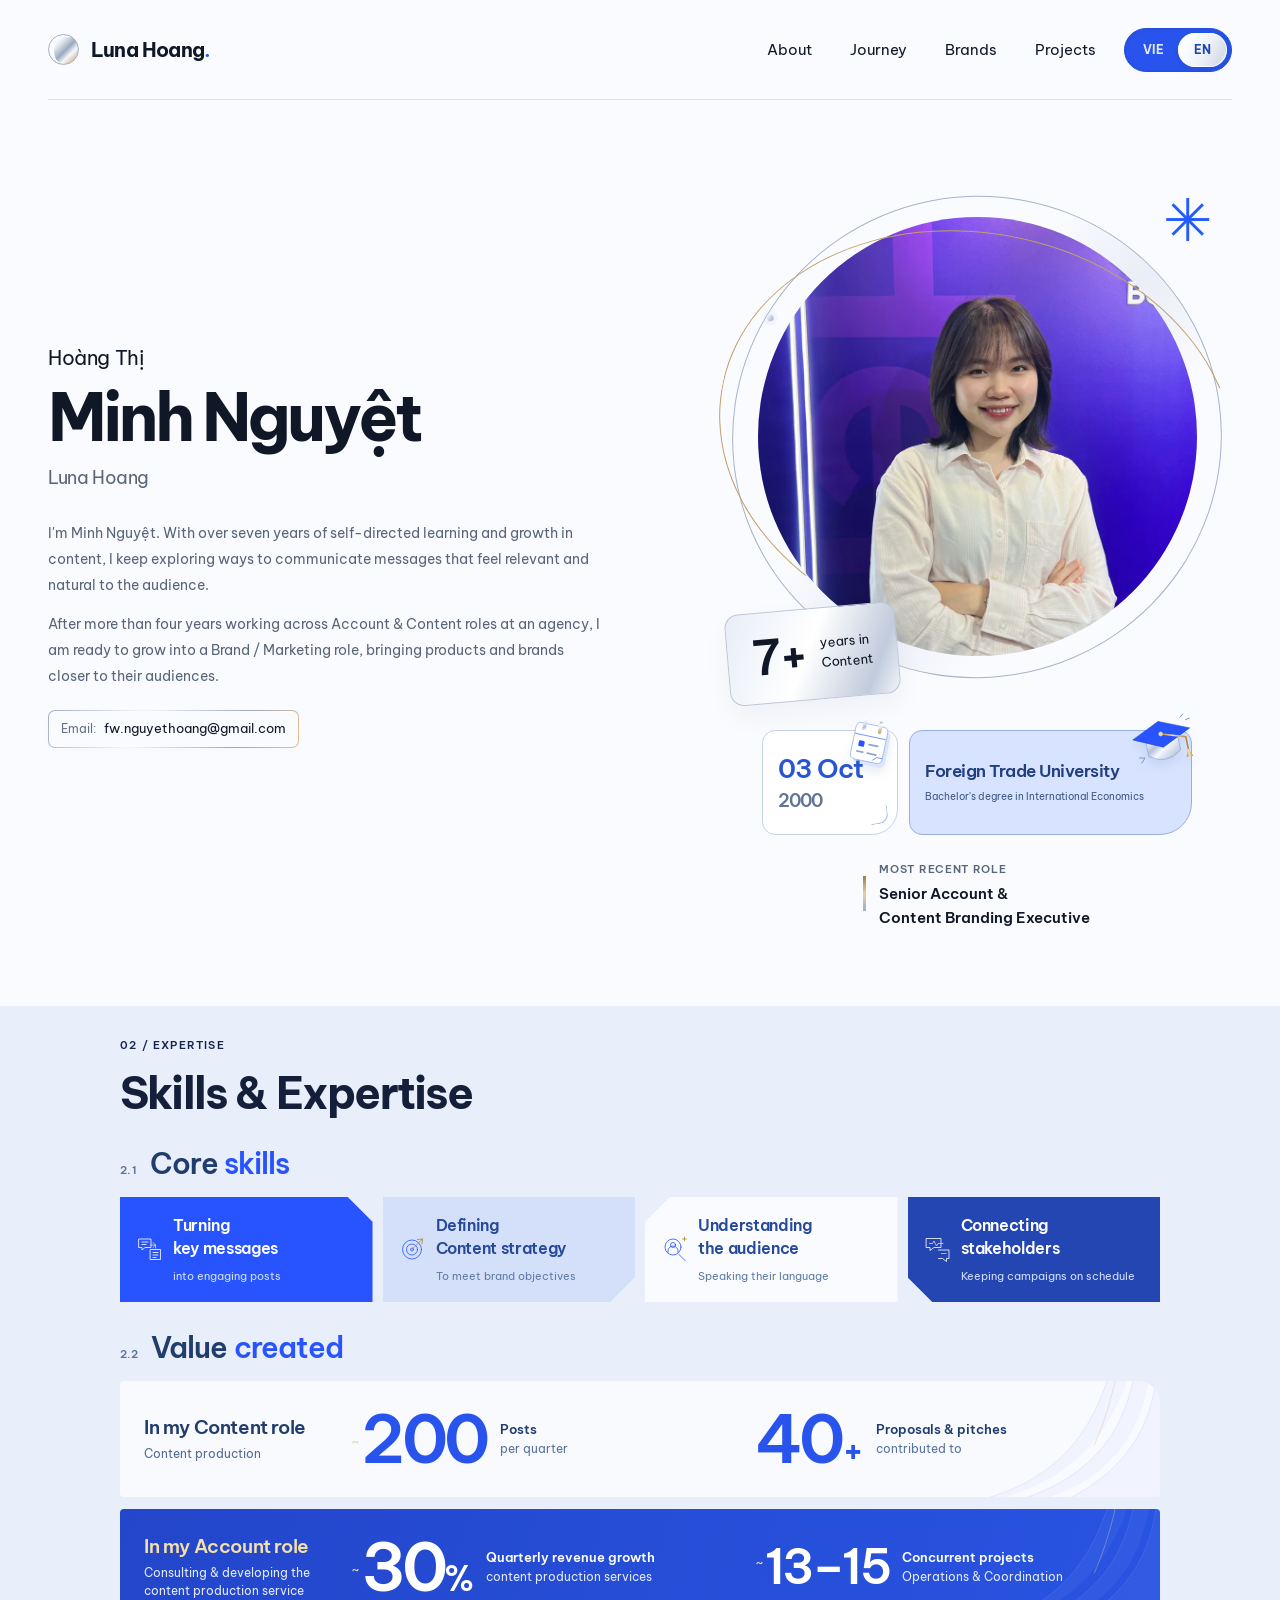
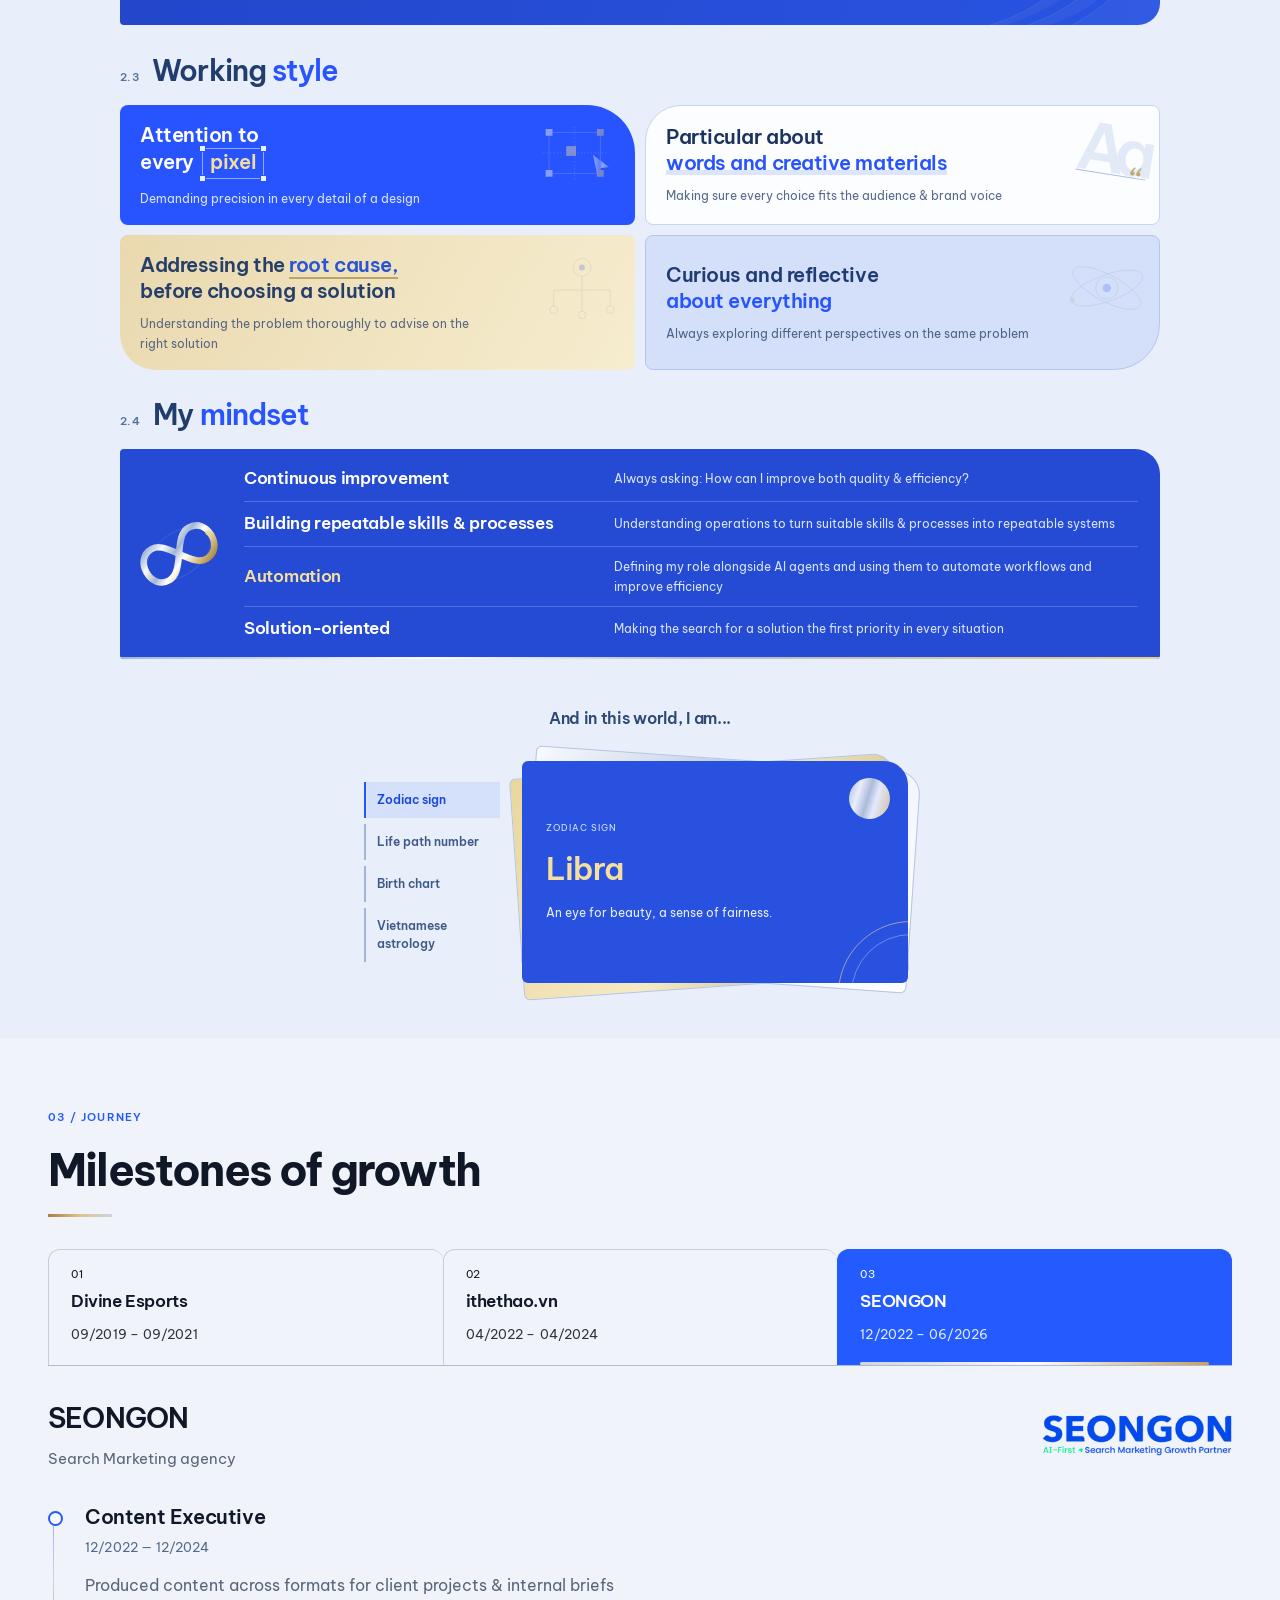
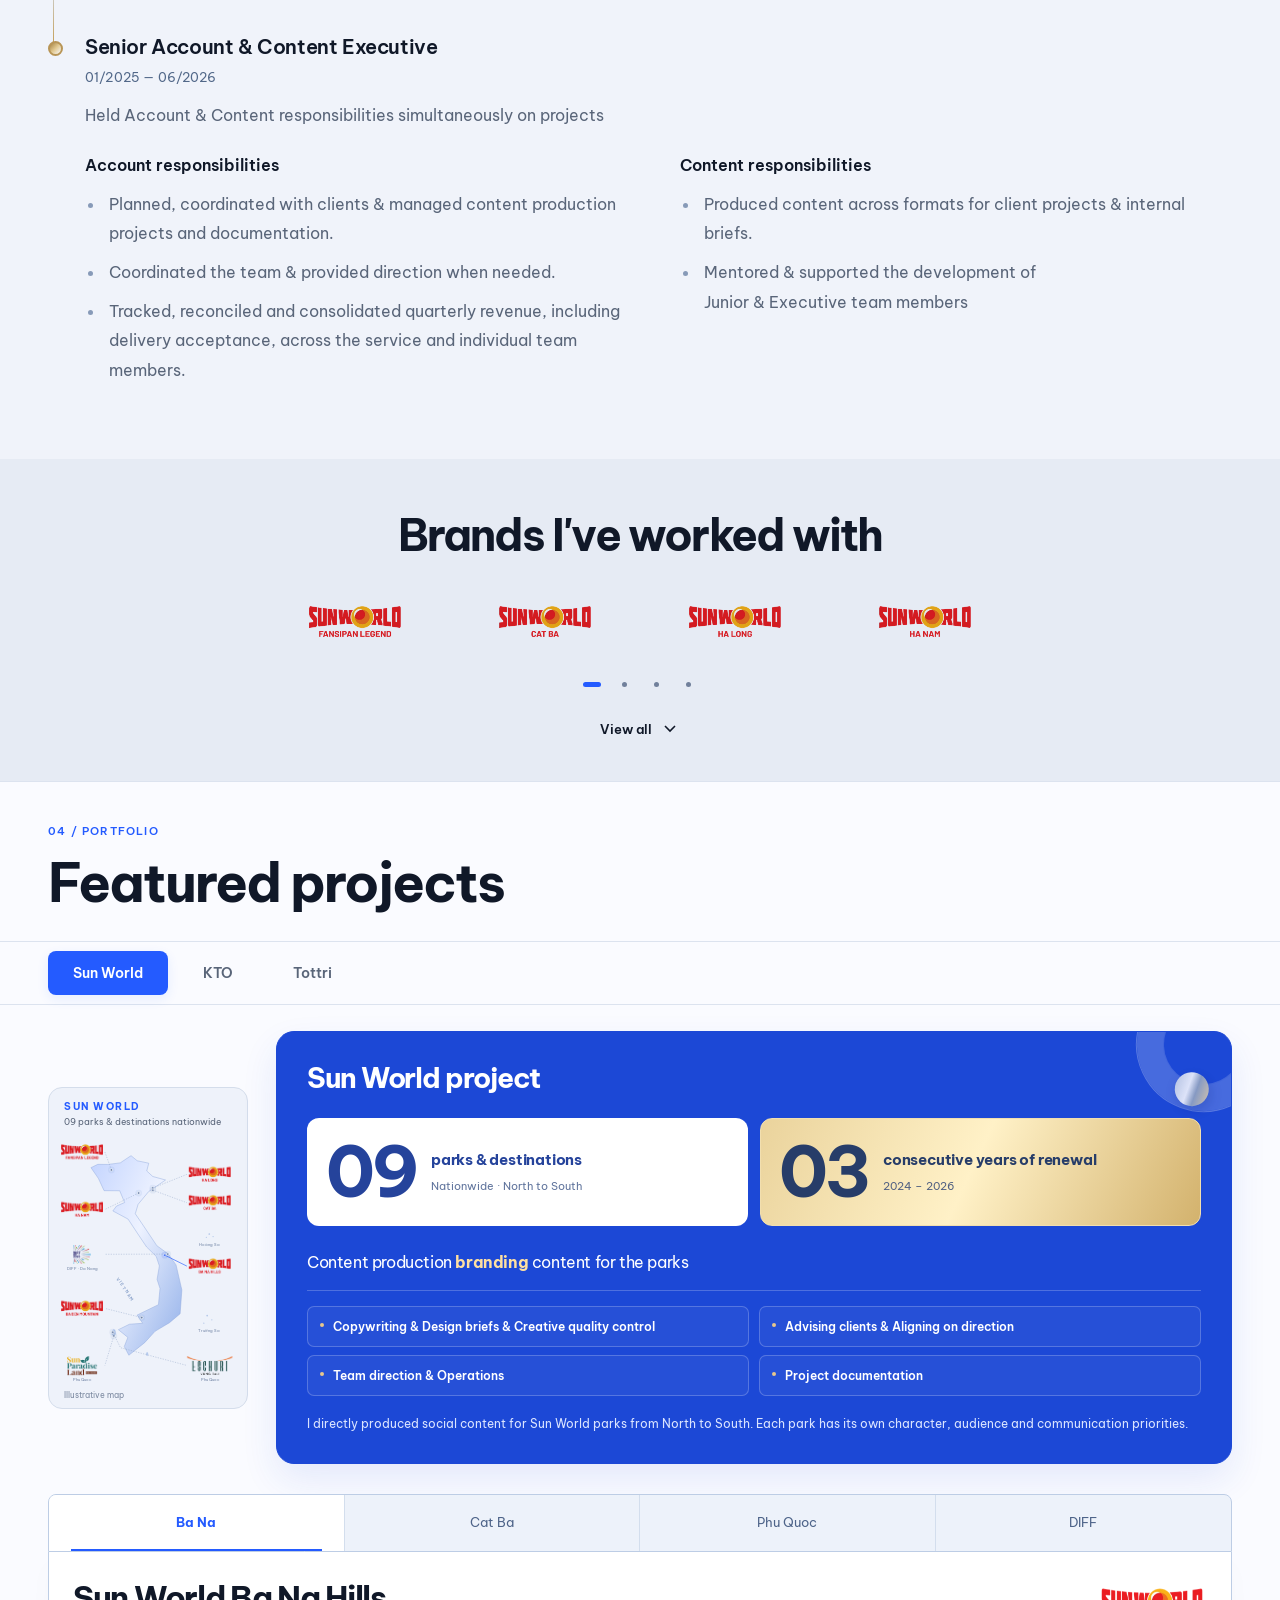
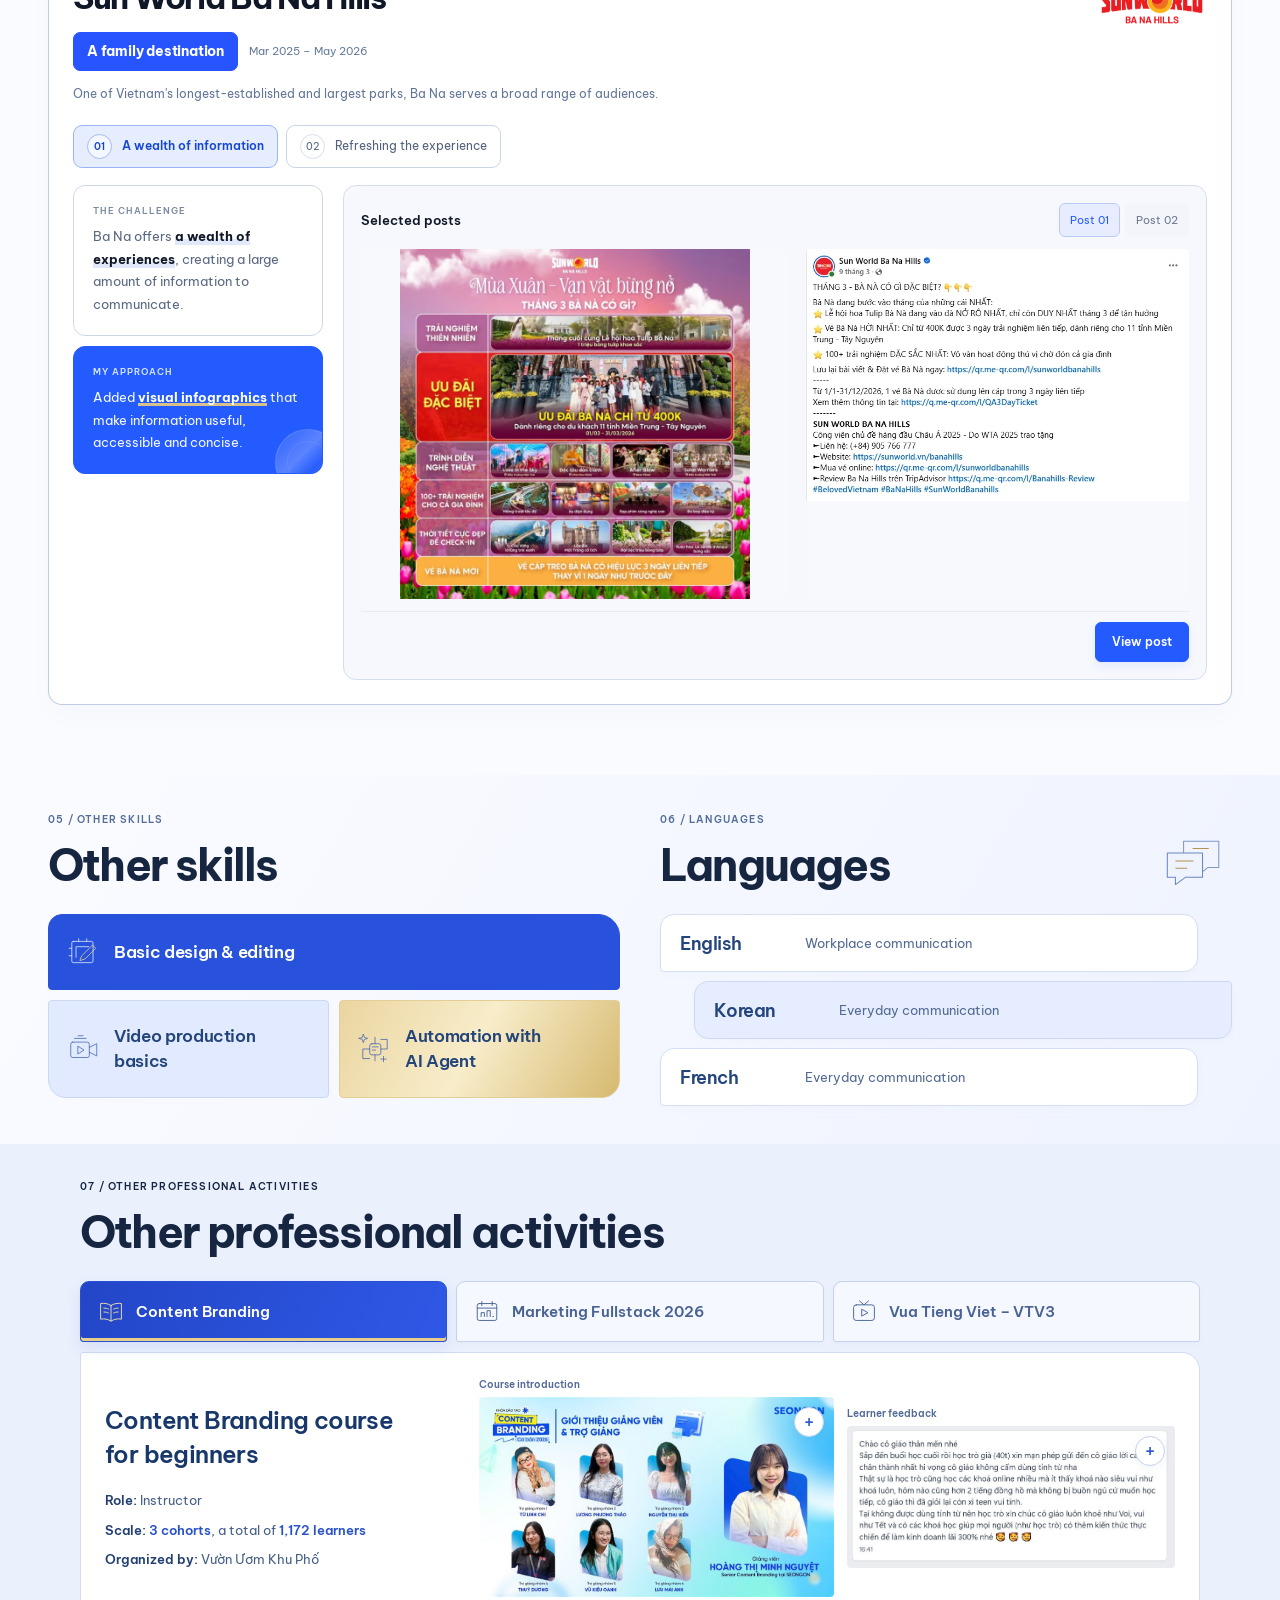
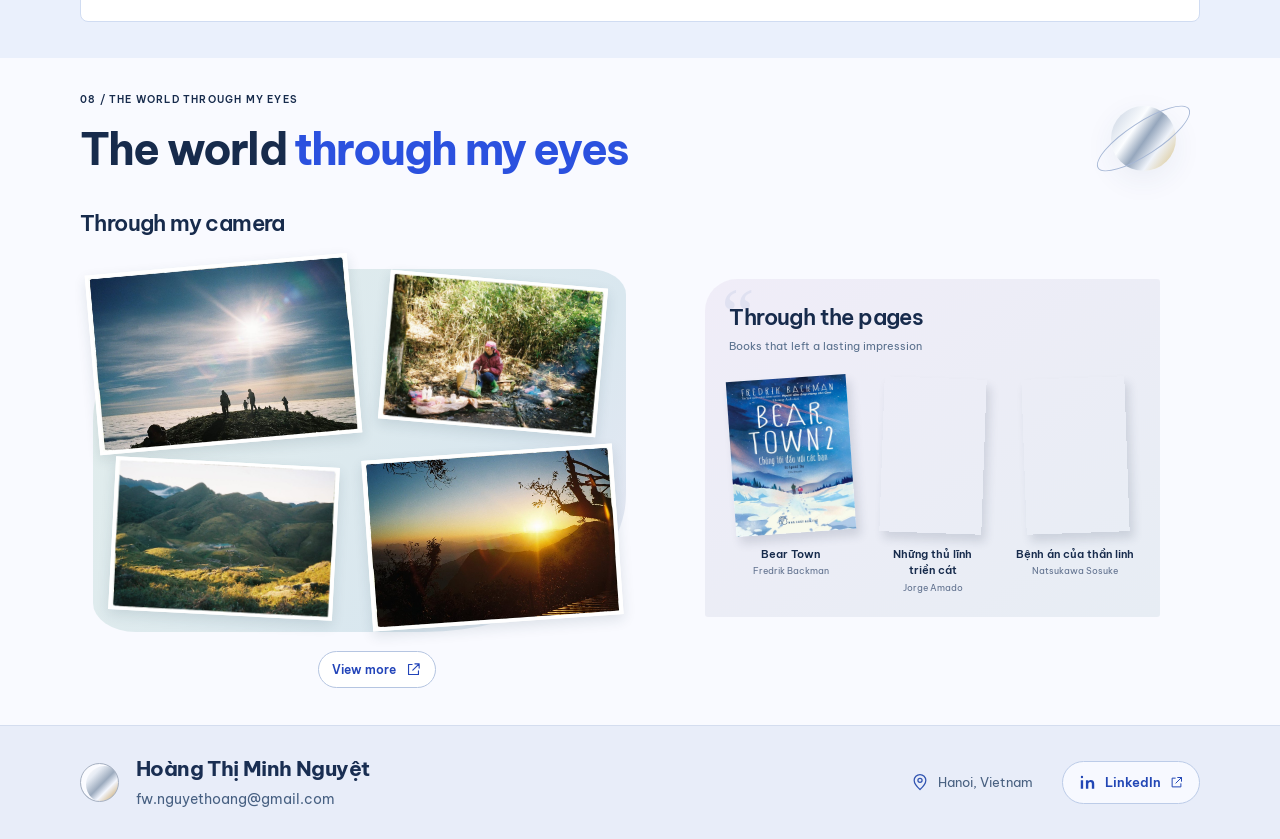
<file: index.en.html>
<!doctype html>
<html lang="en">
<head>
<meta charset="utf-8"><meta name="viewport" content="width=device-width, initial-scale=1"><meta name="theme-color" content="#fafbff">
<meta name="description" content="Hoang Thi Minh Nguyet — Luna Hoang. Senior Account &amp; Content Branding Executive.">
<title>Nguyet Hoang | Portfolio</title>
<link rel="icon" href="assets/moon.svg" type="image/svg+xml">
<link rel="preload" href="assets/fonts/be-vietnam-9.woff2" as="font" type="font/woff2" crossorigin>
<link rel="preload" href="assets/fonts/be-vietnam-7.woff2" as="font" type="font/woff2" crossorigin>
<link rel="stylesheet" href="assets/fonts.css"><script data-language-bootstrap>(() => {
  // The document language is authoritative, including extensionless hosting URLs.
  const english = document.documentElement.lang === 'en';
  const requested = new URLSearchParams(location.search).get('lang');
  try {
    if (!english && requested !== 'vi' && (requested === 'en' || localStorage.getItem('portfolio-language') === 'en')) {
      const url = new URL('index.en.html', location.href);
      if (location.hostname.endsWith('.chatgpt.site')) url.pathname = url.pathname.replace(/\.html$/, '');
      url.search = location.search; url.hash = location.hash;
      location.replace(url.href); return;
    }
    localStorage.setItem('portfolio-language', english ? 'en' : 'vi');
  } catch (_) {}
})();</script>
<link rel="stylesheet" href="site.32f361e0e969.css">
</head>
<body>
<a class="skip" href="#main">Skip to main content</a>
<header class="header wrap">
<a class="brand" href="#intro" aria-label="Luna Hoang — back to top"><span class="moon-mark" aria-hidden="true"></span>Luna Hoang<span class="brand-dot" aria-hidden="true">.</span></a>
<div class="header-navigation"><nav aria-label="Main navigation"><a href="#about">About</a><a href="#journey">Journey</a><a href="#clients">Brands</a><a href="#projects">Projects</a></nav><button class="language-switch" type="button" role="switch" aria-checked="true" aria-label="English version" data-language-target="index.html?lang=vi"><span class="language-thumb" aria-hidden="true"></span><span class="language-option" lang="vi" aria-hidden="true">VIE</span><span class="language-option" lang="en" aria-hidden="true">EN</span></button></div>
</header>
<main id="main">
<section class="hero wrap" id="intro" aria-labelledby="intro-title">
<div class="hero-copy">
<h1 id="intro-title"><span class="name-prefix">Hoàng Thị</span> <span>Minh Nguyệt</span></h1>
<p class="english-name">Luna Hoang</p>
<div class="bio"><p>I'm Minh Nguyệt. With over seven years of self-directed learning and growth in content, I keep exploring ways to communicate messages that feel relevant and natural <span class="keep-phrase">to the audience.</span></p><p>After more than four years working across Account &amp; Content roles at an agency, I am ready to grow into a Brand / Marketing role, bringing products and brands closer to their audiences.</p></div>
<div class="email-box"><span class="email-label">Email:</span><span class="email-address">fw.nguyethoang@gmail.com</span></div>
</div>
<div class="hero-visual">
<div class="portrait-stage"><div class="orbit orbit-one" aria-hidden="true"></div><div class="orbit orbit-two" aria-hidden="true"></div><figure class="portrait-frame"><img class="portrait" src="assets/luna-profile.webp" alt="Hoàng Thị Minh Nguyệt — Luna Hoang" width="1000" height="1333" fetchpriority="high"></figure><span class="orbit-star" aria-hidden="true">✳</span><div class="experience-stamp"><strong>7+</strong><span>years in<br>Content</span></div></div>
<dl class="about-facts"><div class="about-birthday"><svg class="about-fact-art about-calendar-art" viewBox="0 0 80 88" aria-hidden="true"><defs><linearGradient id="about-calendar-metal" x1="0" y1="0" x2="1" y2="1"><stop stop-color="#f9fcff"/><stop offset=".42" stop-color="#aebed8"/><stop offset=".6" stop-color="#fff"/><stop offset="1" stop-color="#c9b273"/></linearGradient></defs><g transform="rotate(12 40 44)"><rect x="14" y="17" width="55" height="63" rx="9" fill="#dbe5fc"/><rect x="8" y="11" width="55" height="63" rx="8" fill="#fff" stroke="#809fdf"/><path d="M9 31h53" stroke="#2854ff"/><path d="M22 5v16m27-16v16" stroke="url(#about-calendar-metal)" stroke-width="6" stroke-linecap="round"/><rect x="18" y="41" width="10" height="10" rx="2" fill="#2854ff"/><path d="M36 45h15M18 60h10m8 0h15" stroke="#8aa5d6" stroke-width="3" stroke-linecap="round"/><path d="m47 70 6-6h10" fill="none" stroke="#2854ff"/></g></svg><dt class="visually-hidden">Date of birth</dt><dd><time datetime="2000-10-03">03 Oct<span>2000</span></time></dd></div><div class="about-education"><svg class="about-fact-art about-cap-art" viewBox="0 0 120 96" aria-hidden="true"><defs><linearGradient id="about-cap-metal" x1="0" y1="0" x2="1" y2="1"><stop stop-color="#fff"/><stop offset=".3" stop-color="#b4c3dc"/><stop offset=".5" stop-color="#f3f7ff"/><stop offset="1" stop-color="#a8b8d0"/></linearGradient><linearGradient id="about-tassel-gold"><stop stop-color="#ad8534"/><stop offset=".5" stop-color="#f7e3aa"/><stop offset="1" stop-color="#b18b45"/></linearGradient></defs><g transform="rotate(-12 60 48)"><path d="M29 41v27q29 22 58 0V41" fill="url(#about-cap-metal)" stroke="#819bc7"/><path d="m7 33 51-23 53 23-53 24Z" fill="#2854ff" stroke="#1b43d0"/><path d="m58 33 43 14v25" fill="none" stroke="url(#about-tassel-gold)" stroke-width="3" stroke-linecap="round"/><circle cx="58" cy="33" r="4" fill="#ead69b"/><path d="m101 68-6 15h12Z" fill="url(#about-tassel-gold)"/><path d="m14 77 7-7m-9-3 9 2m77-58 6-5m3 11 7-1" stroke="#7995c5" stroke-width="1.6" stroke-linecap="round"/></g></svg><dt class="visually-hidden">Education</dt><dd><strong>Foreign Trade<br> University</strong><span>Bachelor's degree in International Economics</span></dd></div></dl><div class="role-note"><span class="role-marker" aria-hidden="true"></span><div><span class="micro-label">MOST RECENT ROLE</span><p>Senior Account &amp;<br>Content Branding Executive</p></div></div>
</div>
</section>
<section class="about-luna about-usp-section" id="about" aria-labelledby="skills-section-title"><div class="wrap">
<header class="skills-section-heading"><p class="section-label">02 / EXPERTISE</p><h2 id="skills-section-title">Skills &amp; Expertise</h2></header>
<section class="core-skills expertise-primary" id="core-skills" aria-labelledby="about-title"><header class="expertise-chapter"><span class="expertise-number">2.1</span><h3 id="about-title">Core <span>skills</span></h3></header><div class="working-cluster skills-cluster"><div class="core-skill-grid"><article class="core-skill"><svg class="skill-line-art" viewBox="0 0 56 56" aria-hidden="true"><path d="M6 8h24v17H18l-6 5v-5H6zM12 14h12m-12 5h8M29 29h20v20H29zM34 35h10m-10 5h10m-10 5h6"/><path class="icon-accent" d="m29 20 10 0 0 6m-5-11 5 5-5 5"/></svg><h4>Turning<br><span class="skill-title-line">key messages</span></h4><p>into engaging posts</p></article><article class="core-skill"><svg class="skill-line-art" viewBox="0 0 56 56" aria-hidden="true"><circle cx="26" cy="29" r="19"/><circle cx="26" cy="29" r="11"/><circle cx="26" cy="29" r="3"/><path class="icon-accent" d="m26 29 21-21m-10 1 10-1-1 10"/></svg><h4>Defining<br><span class="skill-title-line">Content strategy</span></h4><p>To meet brand objectives</p></article><article class="core-skill"><svg class="skill-line-art" viewBox="0 0 56 56" aria-hidden="true"><circle cx="24" cy="24" r="16"/><circle cx="24" cy="20" r="5"/><path d="M14 35v-3a10 10 0 0 1 20 0v3m2 4 12 12"/><path class="icon-accent" d="M43 8h8m-4-4v8"/></svg><h4>Understanding the audience</h4><p>Speaking their language</p></article><article class="core-skill"><svg class="skill-line-art" viewBox="0 0 56 56" aria-hidden="true"><path d="M5 7h29v18H20l-8 6v-6H5zM29 30h21v17h-5v6l-8-6h-8"/><path class="icon-accent" d="M11 17h6l3-5 5 10 3-5h10m-3 20h9"/></svg><h4>Connecting stakeholders</h4><p>Keeping campaigns on schedule</p></article></div></div></section><section class="expertise-values" aria-labelledby="expertise-values-title"><header class="expertise-chapter"><span class="expertise-number">2.2</span><h3 id="expertise-values-title">Value <span>created</span></h3></header><div class="value-role-grid"><section class="value-role-group" aria-labelledby="value-content-title"><svg class="value-growth-art" viewBox="0 0 360 150" preserveAspectRatio="none" aria-hidden="true" focusable="false"><path class="value-growth-surface" d="M0 170C206 166 268 90 300-25H326C290 102 210 170 0 170Z"/><path class="value-growth-surface" d="M105 170C272 148 318 65 330-25H350C336 90 279 160 105 170Z"/><path class="value-growth-surface" d="M200 170C324 128 354 48 357-25H380V170Z"/><path class="value-growth-contour" d="M0 170C206 166 268 90 300-25M105 170C272 148 318 65 330-25M200 170C324 128 354 48 357-25"/><path class="value-growth-glint" d="M276 83C290 51 300 16 305-12"/></svg><header class="value-role-heading"><h4 id="value-content-title">In my Content role</h4><p>Content production</p></header><div class="value-strip"><article data-count-target="200" data-count-label="Khoảng 200 bài viết mỗi quý" class="value-item"><div class="value-top"><svg viewBox="0 0 32 32" aria-hidden="true"><path d="M8 3h11l6 6v20H8zM19 3v7h6M12 15h9m-9 5h9m-9 5h6"/></svg><strong><small>~</small>200</strong></div><div class="value-caption"><p>Posts</p><span class="value-note">per quarter</span></div></article><article data-count-target="40" data-count-label="Tham gia hoàn thiện hơn 40 proposal và pitching" class="value-item"><div class="value-top"><svg viewBox="0 0 32 32" aria-hidden="true"><rect x="3" y="6" width="26" height="22" rx="2"/><path d="M3 12h26M11 12v16m10-16v16M8 3v6m16-6v6"/></svg><strong>40<span>+</span></strong></div><div class="value-caption"><p>Proposals &amp; pitches</p><span class="value-note">contributed to</span></div></article></div></section><section class="value-role-group" aria-labelledby="value-account-title"><svg class="value-growth-art" viewBox="0 0 360 150" preserveAspectRatio="none" aria-hidden="true" focusable="false"><path class="value-growth-surface" d="M0 170C206 166 268 90 300-25H326C290 102 210 170 0 170Z"/><path class="value-growth-surface" d="M105 170C272 148 318 65 330-25H350C336 90 279 160 105 170Z"/><path class="value-growth-surface" d="M200 170C324 128 354 48 357-25H380V170Z"/><path class="value-growth-contour" d="M0 170C206 166 268 90 300-25M105 170C272 148 318 65 330-25M200 170C324 128 354 48 357-25"/><path class="value-growth-glint" d="M276 83C290 51 300 16 305-12"/></svg><header class="value-role-heading"><h4 id="value-account-title">In my Account role</h4><p>Consulting &amp; developing the content production service</p></header><div class="value-strip"><article data-count-target="30" data-count-label="Khoảng 30 phần trăm tăng trưởng doanh thu hàng quý" class="value-item"><div class="value-top"><svg viewBox="0 0 32 32" aria-hidden="true"><path d="m6 25 20-20M11 5h15v15"/></svg><strong><small>~</small>30<span>%</span></strong></div><div class="value-caption"><p>Quarterly revenue growth</p><span class="value-note">content production services</span></div></article><article data-count-target="13,15" data-count-label="Vận hành và điều phối khoảng 13 đến 15 dự án cùng lúc" class="value-item value-range"><div class="value-top"><svg viewBox="0 0 32 32" aria-hidden="true"><path d="M3 11V6a2 2 0 0 1 2-2h8l4 5h10a2 2 0 0 1 2 2v15a2 2 0 0 1-2 2H5a2 2 0 0 1-2-2V11Zm0 2h26"/></svg><strong><small>~</small>13–15</strong></div><div class="value-caption"><p>Concurrent projects</p><span class="value-note">Operations &amp; Coordination</span></div></article></div></section></div></section><section class="expertise-secondary" aria-labelledby="work-values-title">
<header class="expertise-chapter"><span class="expertise-number">2.3</span><h3 id="work-values-title">Working <span>style</span></h3></header>
<div class="usp-board" aria-label="Four aspects of my working style">
<article class="usp-piece usp-pixel"><svg class="usp-illustration" viewBox="0 0 220 160" aria-hidden="true"><defs><linearGradient id="usp-metal"><stop stop-color="#fff"/><stop offset=".42" stop-color="#a6b8db"/><stop offset=".6" stop-color="#fff"/><stop offset="1" stop-color="#cfb97e"/></linearGradient></defs><path d="M40 26h120v96H40Z" stroke="currentColor" fill="none"/><path d="M100 13v125M26 74h148" stroke="currentColor" stroke-dasharray="3 5"/><g fill="url(#usp-metal)"><path d="M32 18h16v16H32Zm120 0h16v16h-16ZM32 114h16v16H32Zm120 0h16v16h-16Z"/><path d="m143 79 37 28-20 3-7 18Z"/></g><path d="M80 58h23v23H80Z" fill="#eed89a"/></svg><h4>Attention to<br>every <span class="usp-pixel-word">pixel<i aria-hidden="true"></i></span></h4><p>Demanding precision in every detail of a design</p></article>
<article class="usp-piece usp-words"><div class="usp-type-art" aria-hidden="true"><span>Aa</span><i></i><b>“</b></div><h4>Particular about<br><span>words and creative materials</span></h4><p>Making sure every choice fits the audience &amp; brand voice</p></article>
<article class="usp-piece usp-root"><svg class="usp-illustration" viewBox="0 0 220 160" aria-hidden="true"><g fill="none" stroke="currentColor" stroke-width="1.5"><circle cx="110" cy="33" r="21"/><path d="M110 54v32m0 0H44v37m66-37h66v37m-66-37v49"/><circle cx="44" cy="132" r="9"/><circle cx="110" cy="144" r="9"/><circle cx="176" cy="132" r="9"/></g><circle cx="110" cy="33" r="7" fill="#2854ff"/></svg><h4>Addressing the <span>root cause,</span><br>before choosing a solution</h4><p>Understanding the problem thoroughly to advise on the right solution</p></article>
<article class="usp-piece usp-curious"><svg class="usp-illustration" viewBox="0 0 220 160" aria-hidden="true"><g fill="none" stroke="currentColor" stroke-width="1.5"><ellipse cx="112" cy="79" rx="89" ry="31" transform="rotate(-20 112 79)"/><ellipse cx="112" cy="79" rx="89" ry="31" transform="rotate(28 112 79)"/><circle cx="112" cy="79" r="26"/></g><circle cx="112" cy="79" r="10" fill="#2854ff"/><circle cx="31" cy="107" r="6" fill="#c1a76b"/></svg><h4>Curious and reflective<br><span>about everything</span></h4><p>Always exploring different perspectives on the same problem</p></article>
</div></section><div class="working-cluster thinking-cluster"><section class="work-style" id="work-style" aria-labelledby="work-style-title"><header class="work-style-heading expertise-chapter"><span class="expertise-number">2.4</span><h3 id="work-style-title">My <span>mindset</span></h3></header>
<div class="thinking-canvas"><div class="thinking-sculpture" aria-hidden="true"><svg viewBox="0 0 260 300"><defs><linearGradient id="thought-ribbon" x1="0" y1="0" x2="1" y2="1"><stop stop-color="#91a7cf"/><stop offset=".23" stop-color="#f7fbff"/><stop offset=".43" stop-color="#a1b6d5"/><stop offset=".59" stop-color="#fff"/><stop offset=".79" stop-color="#d9c286"/><stop offset="1" stop-color="#a47f36"/></linearGradient></defs><ellipse class="thought-track" cx="130" cy="150" rx="104" ry="62" transform="rotate(-35 130 150)"/><path class="thought-loop" d="M130 150C103 112 89 98 68 98c-29 0-46 23-46 52s17 52 46 52c24 0 40-20 62-52s38-52 62-52c29 0 46 23 46 52s-17 52-46 52c-21 0-35-14-62-52Z" transform="rotate(-30 130 150)"/><circle class="thought-point" cx="213" cy="90" r="6"/><circle class="thought-point" cx="47" cy="215" r="4"/></svg></div><ol class="work-style-list"><li><div><h4><strong>Continuous improvement</strong></h4><p>Always asking: How can I improve both quality &amp; efficiency?</p></div></li><li><div><h4><strong>Building repeatable skills &amp; processes</strong></h4><p>Understanding operations to turn suitable skills &amp; processes into repeatable systems</p></div></li><li><div><h4><strong>Automation</strong></h4><p>Defining my role alongside AI agents and using them to automate workflows and improve efficiency</p></div></li><li><div><h4><strong>Solution-oriented</strong></h4><p>Making the search for a solution the first priority in every situation</p></div></li></ol></div></section></div><section class="persona-deck" aria-labelledby="personal-twist-title"><h3 id="personal-twist-title">And in this world, I am...</h3><div class="persona-workspace"><div class="persona-picker" role="tablist" aria-label="Choose a personal profile card" aria-orientation="vertical"><button type="button" role="tab" id="personal-point-0" aria-controls="personal-reading" aria-selected="true" tabindex="0" data-persona="0">Zodiac sign</button><button type="button" role="tab" id="personal-point-1" aria-controls="personal-reading" aria-selected="false" tabindex="-1" data-persona="1">Life path number</button><button type="button" role="tab" id="personal-point-2" aria-controls="personal-reading" aria-selected="false" tabindex="-1" data-persona="2">Birth chart</button><button type="button" role="tab" id="personal-point-3" aria-controls="personal-reading" aria-selected="false" tabindex="-1" data-persona="3">Vietnamese astrology</button></div><div class="persona-stack"><div class="persona-card" id="personal-reading" role="tabpanel" aria-labelledby="personal-point-0" tabindex="0"><span class="persona-orb" aria-hidden="true"></span><p class="persona-caption">Zodiac sign</p><h4 class="persona-name">Libra</h4><p class="persona-description">An eye for beauty, a sense of fairness.</p><span class="persona-seal" aria-hidden="true"></span></div></div></div></section></div></section>
<section class="journey" id="journey" aria-labelledby="journey-title">
<div class="wrap">
<div class="journey-heading"><div><p class="section-label">03 / JOURNEY</p><h2 id="journey-title">Milestones of growth</h2></div></div>
<div class="chapter-tabs" role="tablist" aria-label="Choose a career chapter">
<button class="chapter-tab" id="tab-divine" type="button" role="tab" aria-selected="false" aria-controls="panel-divine" tabindex="-1"><span class="tab-meta">01</span><strong>Divine Esports</strong><span class="tab-years"><span>09/2019 – </span><span>09/2021</span></span></button>
<button class="chapter-tab" id="tab-media" type="button" role="tab" aria-selected="false" aria-controls="panel-media" tabindex="-1"><span class="tab-meta">02</span><strong>ithethao.vn</strong><span class="tab-years"><span>04/2022 – </span><span>04/2024</span></span></button>
<button class="chapter-tab" id="tab-seongon" type="button" role="tab" aria-selected="true" aria-controls="panel-seongon"><span class="tab-meta">03</span><strong>SEONGON</strong><span class="tab-years"><span>12/2022 – </span><span>06/2026</span></span></button>
</div>
<div class="chapter-panel" id="panel-divine" role="tabpanel" aria-labelledby="tab-divine" hidden>
<div class="unit-heading"><div><h3>Divine Esports</h3><p class="company-description">One of Vietnam's leading PUBG teams</p></div><img loading="lazy" class="unit-logo" src="assets/logos/divine.webp" alt="Logo Divine Esports" width="143" height="140" decoding="async"></div>
<article class="role-entry"><div class="role-heading"><h4>Content Creator</h4><p class="role-period">09/2019 — 09/2021</p></div>
<ul class="work-list"><li>Created content across formats, covering both competitions &amp; everyday team life</li><li>Built &amp; nurtured the team's fan community</li><li>Delivered sponsor communications &amp; reported on performance</li></ul>
</article>
</div>
<div class="chapter-panel" id="panel-media" role="tabpanel" aria-labelledby="tab-media" hidden>
<div class="unit-heading"><div><h3>ithethao.vn</h3><p class="company-description">Sports news outlet · Esports desk</p></div><img loading="lazy" class="unit-logo" src="assets/logos/ithethao.webp" alt="Logo ithethao.vn" width="140" height="140" decoding="async"></div>
<article class="role-entry"><div class="role-heading"><h4>Freelance Photojournalist</h4><p class="role-period">04/2022 — 04/2024</p></div>
<ul class="work-list"><li>Reported, interviewed &amp; wrote stories for digital and print publications</li><li>Covered major events &amp; tournaments, including SEA Games 31 and the national PUBG championship</li></ul>
</article>
</div>
<div class="chapter-panel" id="panel-seongon" role="tabpanel" aria-labelledby="tab-seongon">
<div class="unit-heading"><div><h3>SEONGON</h3><p class="company-description">Search Marketing agency</p></div><img loading="lazy" class="unit-logo unit-logo-wide" src="assets/logos/seongon.webp" alt="Logo SEONGON" width="318" height="70" decoding="async"></div>
<div class="role-timeline" aria-label="Career progression at SEONGON">
<article class="role-entry timeline-role"><div class="role-heading"><h4>Content Executive</h4><p class="role-period">12/2022 — 12/2024</p></div><p class="stage-scope">Produced content across formats for client projects &amp; internal briefs</p></article>
<article class="role-entry timeline-role"><div class="role-heading"><h4>Senior Account &amp; Content Executive</h4><p class="role-period">01/2025 — 06/2026</p></div><p class="stage-scope">Held Account &amp; Content responsibilities simultaneously on projects</p>
<div class="discipline-grid">
<div class="discipline"><h5>Account responsibilities</h5><ul><li>Planned, coordinated with clients &amp; managed content production projects and documentation.</li><li>Coordinated the team &amp; provided direction when needed.</li><li>Tracked, reconciled and consolidated quarterly revenue, including delivery acceptance, across the service and individual team members.</li></ul></div>
<div class="discipline"><h5>Content responsibilities</h5><ul><li>Produced content across formats for client projects &amp; internal briefs.</li><li>Mentored &amp; supported the development of <span class="keep-phrase">Junior &amp; Executive team members</span></li></ul></div>
</div></article></div></div>
<noscript><style>.chapter-panel[hidden]{display:block!important}.chapter-tabs{display:none}</style></noscript>
</div></section>
<section class="clients-section" id="clients" aria-labelledby="clients-title">
<div class="clients-heading wrap"><h2 id="clients-title">Brands I've worked with</h2></div>
<div class="clients-overview wrap" id="clients-overview">
<ul class="client-list" aria-label="14 brands I have worked with">
<li class="client-item  "><figure class="client-mark"><div class="client-logo-stage"><img loading="lazy" src="assets/clients/sun-fansipan.webp" alt="Logo Sun World Fansipan Legend" width="168" height="80" decoding="async"></div><figcaption>Sun World Fansipan Legend</figcaption></figure></li>
<li class="client-item  "><figure class="client-mark"><div class="client-logo-stage"><img loading="lazy" src="assets/clients/sun-catba.webp" alt="Logo Sun World Cat Ba" width="168" height="80" decoding="async"></div><figcaption>Sun World Cat Ba</figcaption></figure></li>
<li class="client-item  "><figure class="client-mark"><div class="client-logo-stage"><img loading="lazy" src="assets/clients/sun-halong.webp" alt="Logo Sun World Ha Long" width="168" height="80" decoding="async"></div><figcaption>Sun World Ha Long</figcaption></figure></li>
<li class="client-item  "><figure class="client-mark"><div class="client-logo-stage"><img loading="lazy" src="assets/clients/sun-hanam.webp" alt="Logo Sun World Ha Nam" width="168" height="80" decoding="async"></div><figcaption>Sun World Ha Nam</figcaption></figure></li>
<li class="client-item  "><figure class="client-mark"><div class="client-logo-stage"><img loading="lazy" src="assets/clients/sun-bana.webp" alt="Logo Sun World Ba Na Hills" width="168" height="80" decoding="async"></div><figcaption>Sun World Ba Na Hills</figcaption></figure></li>
<li class="client-item  "><figure class="client-mark"><div class="client-logo-stage"><img loading="lazy" src="assets/clients/sun-baden.webp" alt="Logo Sun World Ba Den Mountain" width="168" height="80" decoding="async"></div><figcaption>Sun World Ba Den Mountain</figcaption></figure></li>
<li class="client-item  "><figure class="client-mark"><div class="client-logo-stage"><img loading="lazy" src="assets/clients/paradise.webp" alt="Logo Sun Paradise Land Phu Quoc" width="168" height="80" decoding="async"></div><figcaption>Sun Paradise Land Phu Quoc</figcaption></figure></li>
<li class="client-item client-item-dark "><figure class="client-mark"><div class="client-logo-stage"><img loading="lazy" src="assets/clients/golf.webp" alt="Logo Eschuri Vung Bau Golf" width="168" height="80" decoding="async"></div><figcaption>Eschuri Vung Bau Golf</figcaption></figure></li>
<li class="client-item client-item-dark "><figure class="client-mark"><div class="client-logo-stage"><img loading="lazy" src="assets/clients/diff-logo-color.webp" alt="Logo DIFF – Danang International Fireworks Festival" width="168" height="80" decoding="async"></div><figcaption>DIFF – Danang International Fireworks Festival</figcaption></figure></li>
<li class="client-item"><figure class="client-mark"><div class="client-logo-stage"><img loading="lazy" src="assets/clients/tottri.webp" alt="Logo Tottri" width="380" height="146" decoding="async"></div><figcaption>Tottri</figcaption></figure></li>
<li class="client-item  "><figure class="client-mark"><div class="client-logo-stage"><img loading="lazy" src="assets/clients/kto-vietnam.png" alt="KTO – Korea Tourism Organization in Vietnam logo" width="168" height="80" decoding="async"></div><figcaption>KTO – Korea Tourism Organization in Vietnam</figcaption></figure></li>
<li class="client-item  "><figure class="client-mark"><div class="client-logo-stage"><img loading="lazy" src="assets/clients/richy.webp" alt="Logo Richy" width="168" height="80" decoding="async"></div><figcaption>Richy</figcaption></figure></li>
<li class="client-item  "><figure class="client-mark"><div class="client-logo-stage"><img loading="lazy" src="assets/clients/tmu.webp" alt="Thuongmai University logo" width="168" height="80" decoding="async"></div><figcaption>Thuongmai University</figcaption></figure></li>
<li class="client-item"><figure class="client-mark"><div class="client-logo-stage"><img loading="lazy" src="assets/clients/lpbank.webp" alt="Logo LPBank" width="168" height="80" decoding="async"></div><figcaption>LPBank</figcaption></figure></li>
</ul></div>
<div class="clients-actions wrap" hidden><div class="clients-pages" aria-label="Choose a logo page"></div><button class="clients-toggle" type="button" aria-expanded="false" aria-controls="clients-overview"><span>View all</span><svg viewBox="0 0 20 20" width="20" height="20" aria-hidden="true"><path d="m5 7 5 5 5-5"/></svg></button></div>
</section>

<section class="projects-section" id="projects" aria-labelledby="projects-title">
<header class="projects-heading wrap"><p class="section-label">04 / PORTFOLIO</p><h2 id="projects-title">Featured projects</h2></header>
<div class="project-switch-wrap"><div class="project-switch wrap" role="tablist" aria-label="Choose a featured project"><button type="button" id="project-tab-0" role="tab" aria-selected="true" aria-controls="project-panel-0" tabindex="0" data-project="0">Sun World</button><button type="button" id="project-tab-1" role="tab" aria-selected="false" aria-controls="project-panel-1" tabindex="-1" data-project="1">KTO</button><button type="button" id="project-tab-2" role="tab" aria-selected="false" aria-controls="project-panel-2" tabindex="-1" data-project="2">Tottri</button></div></div>
<div class="sunworld-project project-panel" id="project-panel-0" role="tabpanel" aria-labelledby="project-tab-0">
<div class="wrap sw-layout">
<aside class="sw-map-column">
<figure class="sw-map-card"><figcaption><span class="sw-map-kicker">SUN WORLD</span><span>09 parks &amp; destinations nationwide</span></figcaption><svg class="sw-map" viewBox="0 0 440 610" role="img" aria-labelledby="sw-map-title sw-map-desc"><title id="sw-map-title">Sun World destinations I've worked on</title><desc id="sw-map-desc">Illustrative map of Vietnam showing Fansipan Legend, Ha Long, Cat Ba, Ha Nam, Ba Na Hills, DIFF in Da Nang, Ba Den Mountain, Sun Paradise Land Phu Quoc and Eschuri Vung Bau Golf.</desc><defs><linearGradient id="sw-map-metal" x1="0" y1="0" x2="1" y2="1"><stop stop-color="#c3d4ff"/><stop offset=".45" stop-color="#edf2ff"/><stop offset="1" stop-color="#91afe9"/></linearGradient></defs><path class="sw-land" d="M150.0,472.4 L176.0,459.5 L207.5,457.2 L194.3,437.8 L244.7,413.2 L248.4,374.9 L241.5,353.5 L246.9,321.5 L239.4,298.9 L216.7,276.7 L197.8,248.5 L172.8,210.7 L136.9,191.5 L145.5,180.0 L164.7,171.6 L153.1,143.7 L116.1,143.5 L102.6,114.4 L85.1,89.1 L101.2,81.3 L125.1,81.5 L154.3,77.8 L179.9,60.7 L194.3,72.7 L221.8,78.6 L217.0,97.0 L231.3,110.0 L261.5,118.3 L221.5,145.7 L196.5,175.9 L189.9,198.1 L212.8,231.9 L240.9,273.7 L268.1,293.4 L286.3,319.1 L300.1,378.4 L296.0,434.7 L271.0,455.7 L236.6,476.3 L212.2,503.0 L174.7,532.8 L163.9,512.3 L172.3,490.6 L150.0,472.4 Z"/><ellipse class="sw-island" cx="139" cy="480" rx="4" ry="8"/><ellipse class="sw-island" cx="218" cy="530" rx="2" ry="4"/><g class="sw-archipelago"><circle cx="365" cy="246" r="2"/><circle cx="374" cy="252" r="1.5"/><circle cx="358" cy="254" r="1.4"/><text x="365" y="274" text-anchor="middle">Hoàng Sa</text><circle cx="360" cy="439" r="2"/><circle cx="371" cy="449" r="1.5"/><circle cx="352" cy="457" r="1.5"/><text x="365" y="479" text-anchor="middle">Trường Sa</text></g><g class="sw-location "><title>Sun World Fansipan Legend</title><path class="sw-connector" d="M133.4,94.4 L118,52"/><circle class="sw-pin-halo" cx="133.4" cy="94.4" r="8"/><circle class="sw-pin" cx="133.4" cy="94.4" r="3"/><image href="assets/clients/sun-fansipan.webp" x="10" y="30" width="108" height="45" preserveAspectRatio="xMidYMid meet"/></g><g class="sw-location "><title>Sun World Ha Long</title><path class="sw-connector" d="M231.2,137.28 L312,105"/><circle class="sw-pin-halo" cx="231.2" cy="137.28" r="8"/><circle class="sw-pin" cx="231.2" cy="137.28" r="3"/><image href="assets/clients/sun-halong.webp" x="312" y="83" width="108" height="45" preserveAspectRatio="xMidYMid meet"/></g><g class="sw-location "><title>Sun World Cat Ba</title><path class="sw-connector" d="M231.5,142.4 L312,172"/><circle class="sw-pin-halo" cx="231.5" cy="142.4" r="8"/><circle class="sw-pin" cx="231.5" cy="142.4" r="3"/><image href="assets/clients/sun-catba.webp" x="312" y="150" width="108" height="45" preserveAspectRatio="xMidYMid meet"/></g><g class="sw-location "><title>Sun World Ha Nam</title><path class="sw-connector" d="M197.9,149.12 L118,188"/><circle class="sw-pin-halo" cx="197.9" cy="149.12" r="8"/><circle class="sw-pin" cx="197.9" cy="149.12" r="3"/><image href="assets/clients/sun-hanam.webp" x="10" y="166" width="108" height="45" preserveAspectRatio="xMidYMid meet"/></g><g class="sw-location is-current"><title>Sun World Ba Na Hills</title><path class="sw-connector" d="M259.85,296.1 L312,322"/><circle class="sw-pin-halo" cx="259.85" cy="296.1" r="8"/><circle class="sw-pin" cx="259.85" cy="296.1" r="3"/><image href="assets/clients/sun-bana.webp" x="312" y="300" width="108" height="45" preserveAspectRatio="xMidYMid meet"/></g><g class="sw-location "><title>DIFF · Da Nang International Fireworks Festival</title><path class="sw-connector" d="M266.72,293.6 L118,294"/><circle class="sw-pin-halo" cx="266.72" cy="293.6" r="8"/><circle class="sw-pin" cx="266.72" cy="293.6" r="3"/><image href="assets/clients/diff-logo-color.webp" x="10" y="272" width="108" height="45" preserveAspectRatio="xMidYMid meet"/><text class="sw-map-place" x="64" y="332" text-anchor="middle">DIFF · Da Nang</text></g><g class="sw-location "><title>Sun World Ba Den Mountain</title><path class="sw-connector" d="M205.1,443.84 L118,422"/><circle class="sw-pin-halo" cx="205.1" cy="443.84" r="8"/><circle class="sw-pin" cx="205.1" cy="443.84" r="3"/><image href="assets/clients/sun-baden.webp" x="10" y="400" width="108" height="45" preserveAspectRatio="xMidYMid meet"/></g><g class="sw-location "><title>Sun Paradise Land Phu Quoc</title><path class="sw-connector" d="M139.1,487.04 L118,557"/><circle class="sw-pin-halo" cx="139.1" cy="487.04" r="8"/><circle class="sw-pin" cx="139.1" cy="487.04" r="3"/><image href="assets/clients/paradise.webp" x="10" y="535" width="108" height="45" preserveAspectRatio="xMidYMid meet"/><text class="sw-map-place" x="64" y="594" text-anchor="middle">Phu Quoc</text></g><g class="sw-location "><title>Eschuri Vung Bau Golf</title><path class="sw-connector" d="M136.7,478.4 L155,515 L312,557"/><circle class="sw-pin-halo" cx="136.7" cy="478.4" r="8"/><circle class="sw-pin" cx="136.7" cy="478.4" r="3"/><image href="assets/clients/golf.webp" x="312" y="535" width="108" height="45" preserveAspectRatio="xMidYMid meet"/><text class="sw-map-place" x="366" y="594" text-anchor="middle">Phu Quoc</text></g><text class="sw-map-country" x="145" y="352" transform="rotate(56 145 352)">VIETNAM</text></svg><p class="sw-map-note">Illustrative map</p></figure>
</aside>
<div class="sw-content">
<header class="sw-project-intro"><span class="sw-orbit-shape" aria-hidden="true"></span><h3 id="sunworld-title">Sun World project</h3><div class="sw-impact-strip" aria-label="Project scale and partnership milestones"><div class="sw-impact sw-impact-reach"><strong class="sw-impact-number">09</strong><div><p>parks &amp; destinations</p><span>Nationwide · North to South</span></div></div><div class="sw-impact sw-impact-renewal"><strong class="sw-impact-number">03</strong><div><p>consecutive years of renewal</p><span>2024 – 2026</span></div></div></div>
<div class="sw-meta"><p class="sw-role">Content production <strong>branding</strong> content for the parks</p></div>
<div class="project-info sw-brief"><div class="project-brief-body"><ul class="sw-scope"><li>Copywriting &amp; Design briefs &amp; Creative quality control</li><li>Advising clients &amp; Aligning on direction</li><li>Team direction &amp; Operations</li><li>Project documentation</li></ul><p class="sw-intro-copy">I directly produced social content for Sun World parks from North to South. Each park has its own character, audience and communication priorities.</p></div></div></header>
<section class="sw-case" id="sunworld-cases" aria-label="Sun World project destinations"><div class="sw-destination-tabs" role="tablist" aria-label="Choose a Sun World destination"><button type="button" role="tab" id="sw-destination-0" aria-selected="true" aria-controls="bana-case" tabindex="0" data-destination="0"><span>Ba Na</span></button><button type="button" role="tab" id="sw-destination-1" aria-selected="false" aria-controls="catba-case" tabindex="-1" data-destination="1"><span>Cat Ba</span></button><button type="button" role="tab" id="sw-destination-2" aria-selected="false" aria-controls="phuquoc-case" tabindex="-1" data-destination="2"><span>Phu Quoc</span></button><button type="button" role="tab" id="sw-destination-3" aria-selected="false" aria-controls="diff-case" tabindex="-1" data-destination="3"><span>DIFF</span></button></div><div class="sw-destination-panel" id="bana-case" role="tabpanel" aria-labelledby="sw-destination-0">
<header class="sw-case-heading"><div><h4 id="bana-title">Sun World <span class="keep-phrase">Ba Na Hills</span></h4><div class="sw-case-meta"><p class="sw-positioning sw-focus-key">A family destination</p><p class="sw-project-period"><time datetime="2025-03">Mar 2025</time> – <time datetime="2026-05">May 2026</time></p></div></div><img loading="lazy" src="assets/clients/sun-bana.webp" alt="Logo Sun World Ba Na Hills" width="144" height="57"></header>
<p class="sw-case-context">One of Vietnam's longest-established and largest parks, Ba Na serves a broad range of audiences.</p>
<div class="sw-challenges" role="tablist" aria-label="Choose a Ba Na challenge"><button type="button" id="sw-challenge-0" role="tab" aria-selected="true" aria-controls="sw-story" data-challenge="0"><span>01</span> A wealth of information</button><button type="button" id="sw-challenge-1" role="tab" aria-selected="false" aria-controls="sw-story" tabindex="-1" data-challenge="1"><span>02</span> Refreshing the experience</button></div>
<div class="sw-story" id="sw-story" role="tabpanel" aria-labelledby="sw-challenge-0">
<div class="sw-thinking"><div class="sw-problem-card"><span class="sw-card-symbol" aria-hidden="true"><i></i><i></i><i></i></span><h5>The challenge</h5><p id="sw-problem">Ba Na offers a wealth of experiences, creating a large amount of information to communicate.</p></div><div class="sw-approach"><span class="sw-metal-disc" aria-hidden="true"></span><h5>My approach</h5><p id="sw-approach">Added visual infographics that make information useful, accessible and concise.</p></div></div>
<div class="sw-evidence"><div class="sw-post-bar"><span>Selected posts</span><div class="sw-post-nav" role="group" aria-label="Choose a post"><button type="button" data-post="0" aria-pressed="true">Post 01</button><button type="button" data-post="1" aria-pressed="false">Post 02</button></div></div>
<figure class="sw-article"><button class="sw-pair" type="button" aria-haspopup="dialog" aria-label="Enlarge both images of the selected post"><span class="sw-image-wrap"><img loading="lazy" id="sw-artwork" src="assets/projects/sunworld/bnh.1.1-preview.webp" width="800" height="800" alt="Infographic: What is happening at Ba Na in March?" decoding="async"></span><span class="sw-image-wrap"><img loading="lazy" id="sw-caption" src="assets/projects/sunworld/bnh.1.2.webp" width="700" height="462" alt="Post copy: What is happening at Ba Na in March?" decoding="async"></span></button><figcaption class="sw-post-footer"><a id="sw-read-post" class="sw-read-post" href="https://www.facebook.com/share/p/1EkauoW9mB/" target="_blank" rel="noopener noreferrer" aria-label="View post on Facebook, opens in a new tab">View post</a></figcaption></figure></div>
</div></div><div class="sw-destination-panel" id="catba-case" hidden role="tabpanel" aria-labelledby="sw-destination-1">
<header class="sw-case-heading"><div><h4 id="catba-title">Sun Paradise Land <span class="keep-phrase">Cat Ba</span></h4><p class="sw-case-tagline">A heritage bay escape for short trips with family &amp; friends</p><div class="sw-case-meta"><p class="sw-positioning sw-focus-key">Heritage bay</p><p class="sw-positioning sw-focus-key sw-focus-key-secondary">Family &amp; friends</p><p class="sw-project-period"><time datetime="2025-03">Mar 2025</time> – <time datetime="2026-06">Jun 2026</time></p></div></div><img loading="lazy" src="assets/clients/sun-catba.webp" alt="Logo Sun World Cat Ba" width="144" height="57"></header>
<p class="sw-case-context">Building awareness of Cat Ba as a brand &amp; destination, with the headline show <strong>Symphony of the Green Island (SOTGI).</strong></p>
<div class="sw-story" id="cb-story" role="region" aria-labelledby="catba-title">
<div class="sw-thinking"><div class="sw-problem-card"><span class="sw-card-symbol" aria-hidden="true"><i></i><i></i><i></i></span><h5>The challenge</h5><p id="cb-problem">SOTGI is a world-class show with layered artistic storytelling and a spectacular fireworks finale. Yet audiences can watch the fireworks FOR FREE from many surrounding locations, making tickets harder to sell.</p></div><div class="sw-approach"><span class="sw-metal-disc" aria-hidden="true"></span><h5>My approach</h5><p id="cb-approach">Read all show materials and studied each chapter to understand the script in depth. Then highlighted the multisensory experiences unique to the grandstand &amp; the show's international scale to give audiences a reason to buy tickets.</p></div></div>
<div class="sw-evidence"><div class="sw-post-bar"><span>Selected posts</span><div class="sw-post-nav" role="group" aria-label="Choose a post"><button type="button" data-post="0" aria-pressed="true">Post 01</button><button type="button" data-post="1" aria-pressed="false">Post 02</button><button type="button" data-post="2" aria-pressed="false">Post 03</button></div></div>
<figure class="sw-article"><button class="sw-pair" type="button" aria-haspopup="dialog" aria-label="Enlarge both images of the selected post"><span class="sw-image-wrap"><img loading="lazy" id="cb-artwork" src="assets/projects/sunworld/cb.1.1.webp" width="800" height="800" alt="Creative illustrating the seven artistic chapters of Symphony of the Green Island" decoding="async"></span><span class="sw-image-wrap"><img loading="lazy" id="cb-caption" src="assets/projects/sunworld/cb.1.2.webp" width="700" height="462" alt="Post copy about the seven chapters of Symphony of the Green Island" decoding="async"></span></button><figcaption class="sw-post-footer"><a id="cb-read-post" class="sw-read-post" href="https://www.facebook.com/share/p/1EpodTa79Y/" target="_blank" rel="noopener noreferrer" aria-label="View post on Facebook, opens in a new tab">View post</a></figcaption></figure></div>
</div></div><div class="sw-destination-panel" id="phuquoc-case" role="tabpanel" aria-labelledby="sw-destination-2" hidden>
<header class="sw-case-heading pq-case-heading"><div><h4 id="phuquoc-title">Sun Paradise Land <span class="keep-phrase">Phu Quoc</span> <span class="pq-title-secondary">&amp; Eschuri Vung Bau Golf</span></h4><div class="sw-case-meta"><p class="sw-positioning sw-focus-key">Resort holidays</p><p class="sw-positioning sw-focus-key sw-focus-key-secondary">Upper-mid-market segment</p><p class="sw-project-period"><time datetime="2025-11">Nov 2025</time> – <time datetime="2026-06">Jun 2026</time></p></div></div><div class="pq-brand-logos"><img loading="lazy" src="assets/clients/paradise.webp" alt="Logo Sun Paradise Land Phu Quoc" width="140" height="65"><img loading="lazy" src="assets/clients/golf.webp" alt="Logo Eschuri Vung Bau Golf" width="140" height="65"></div></header>
<p class="sw-case-context">For Phu Quoc, I worked on branding the entire destination, with its <strong>integrated ecosystem</strong> spanning accommodation, attractions, F&amp;B and golf.</p>
<div class="pq-service-tabs" role="tablist" aria-label="Choose Phu Quoc content"><button type="button" role="tab" id="pq-service-tab-0" aria-controls="pq-destination-case" aria-selected="true" data-pq-service="0">Phu Quoc destination</button><button type="button" role="tab" id="pq-service-tab-1" aria-controls="pq-eschuri-case" aria-selected="false" tabindex="-1" data-pq-service="1">Eschuri</button></div>
<div class="pq-service-panel" id="pq-destination-case" role="tabpanel" aria-labelledby="pq-service-tab-0"><div class="sw-challenges" role="tablist" aria-label="Choose a Phu Quoc challenge"><button type="button" id="pq-challenge-0" role="tab" aria-selected="true" aria-controls="pq-story" data-challenge="0"><span>01</span> Filling the itinerary</button><button type="button" id="pq-challenge-1" role="tab" aria-selected="false" aria-controls="pq-story" tabindex="-1" data-challenge="1"><span>02</span> Driving sales</button></div>
<div class="sw-story" id="pq-story" role="tabpanel" aria-labelledby="pq-challenge-0">
<div class="sw-thinking"><div class="sw-problem-card"><span class="sw-card-symbol" aria-hidden="true"><i></i><i></i><i></i></span><h5>The challenge</h5><p id="pq-problem">At SPL Phu Quoc, guests tend to stay within the resort ecosystem rather than explore the surrounding area. We needed to help them fill their itinerary &amp; plan activities in a practical order.</p></div><div class="sw-approach"><span class="sw-metal-disc" aria-hidden="true"></span><h5>My approach</h5><p id="pq-approach">Created experience guides to help guests make the most of every activity.</p></div></div>
<div class="sw-evidence"><div class="sw-post-bar"><span>Selected posts</span><div class="sw-post-nav" role="group" aria-label="Choose a post"><button type="button" data-post="0" aria-pressed="true">Post 01</button><button type="button" data-post="1" aria-pressed="false">Post 02</button></div></div>
<figure class="sw-article"><button class="sw-pair" type="button" aria-haspopup="dialog" aria-label="Enlarge both images of the selected post"><span class="sw-image-wrap"><img loading="lazy" id="pq-artwork" src="assets/projects/sunworld/pq.1.1.webp" width="800" height="800" alt="Itinerary guide for Sun Paradise Land Phu Quoc" decoding="async"></span><span class="sw-image-wrap"><img loading="lazy" id="pq-caption" src="assets/projects/sunworld/pq.1.2.webp" width="700" height="462" alt="Post copy: a guide to Sun Paradise Land Phu Quoc" decoding="async"></span></button><figcaption class="sw-post-footer"><a id="pq-read-post" class="sw-read-post" href="https://www.facebook.com/share/p/19CNK3ngb4/" target="_blank" rel="noopener noreferrer" aria-label="View post on Facebook, opens in a new tab">View post</a></figcaption></figure></div>
</div></div>
<div class="pq-service-panel" id="pq-eschuri-case" role="tabpanel" aria-labelledby="pq-service-tab-1" hidden><div class="es-focus-row"><p>Golf in Phu Quoc</p><p>Upper-mid-range green fees</p></div><p class="es-case-description">A Phu Quoc golf course with green fees in Vietnam's upper-mid-range segment.</p><div class="sw-story" id="es-story" role="region" aria-labelledby="pq-service-tab-1">
<div class="sw-thinking"><div class="sw-problem-card"><span class="sw-card-symbol" aria-hidden="true"><i></i><i></i><i></i></span><h5>The challenge</h5><p id="es-problem">For a luxury product such as a golf course, words, creative materials and messaging must convey refinement without feeling commercial or hollow.</p></div><div class="sw-approach"><span class="sw-metal-disc" aria-hidden="true"></span><h5>My approach</h5><p id="es-approach">Used adjectives sparingly, almost never relying on “luxury” or similar claims. Focused on the value &amp; experience the course delivers.</p></div></div>
<div class="sw-evidence"><div class="sw-post-bar"><span>Selected posts</span><div class="sw-post-nav" role="group" aria-label="Choose a post"><button type="button" data-post="0" aria-pressed="true">Post 1</button><button type="button" data-post="1" aria-pressed="false">Post 2</button><button type="button" data-post="2" aria-pressed="false">Post 3</button></div></div>
<figure class="sw-article"><button class="sw-pair" type="button" aria-haspopup="dialog" aria-label="Enlarge both images of the selected post"><span class="sw-image-wrap"><img loading="lazy" id="es-artwork" src="assets/projects/sunworld/es.3.1.webp" width="800" height="800" alt="Creative introducing the links-style character of Eschuri Vung Bau Golf" decoding="async"></span><span class="sw-image-wrap"><img loading="lazy" id="es-caption" src="assets/projects/sunworld/es.3.2.webp" width="700" height="462" alt="Post copy about the links-style course and the Eschuri Vung Bau Golf experience" decoding="async"></span></button><figcaption class="sw-post-footer"><a id="es-read-post" class="sw-read-post" href="https://www.facebook.com/share/p/18FYr5HXmk/" target="_blank" rel="noopener noreferrer" aria-label="View post on Facebook, opens in a new tab">View post</a></figcaption></figure></div>
</div></div></div><div class="sw-destination-panel" id="diff-case" role="tabpanel" aria-labelledby="sw-destination-3" hidden><header class="sw-case-heading diff-case-heading"><div><h4 id="diff-title">Da Nang International Fireworks Festival - DIFF</h4><div class="sw-case-meta sw-diff-focus"><p class="sw-positioning sw-focus-key">International festival</p><p class="sw-positioning sw-focus-key sw-focus-key-secondary">Fireworks</p><p class="sw-diff-renewal"><strong>03</strong><span>consecutive years of renewal<small>2024 – 2026</small></span></p></div><p class="diff-introduction">Da Nang International Fireworks Festival — the city's flagship annual tourism event, bringing together leading fireworks teams from around the world</p></div><img loading="lazy" src="assets/clients/diff-logo-color.webp" alt="Logo DIFF" width="144" height="65"></header><div class="sw-story" id="diff-story" role="region" aria-labelledby="diff-title">
<div class="sw-thinking"><div class="sw-problem-card"><span class="sw-card-symbol" aria-hidden="true"><i></i><i></i><i></i></span><h5>The challenge</h5><p id="diff-problem">Built the festival's official communication channel &amp; brand, brought the atmosphere to wider audiences &amp; supported ticket sales for DIFF and other products within the ecosystem</p></div><div class="sw-approach"><span class="sw-metal-disc" aria-hidden="true"></span><h5>What I did</h5><p id="diff-approach">Developed varied content angles to offer the community fresh perspectives on the festival. Highlighted its artistic value and international scale, building awareness of DIFF &amp; Sun Group.</p></div></div>
<div class="sw-evidence"><div class="sw-post-bar"><span>Selected posts</span><div class="sw-post-nav" role="group" aria-label="Choose a post"><button type="button" data-post="0" aria-pressed="true">Post 1</button><button type="button" data-post="1" aria-pressed="false">Post 2</button><button type="button" data-post="2" aria-pressed="false">Post 3</button></div></div>
<figure class="sw-article"><button class="sw-pair" type="button" aria-haspopup="dialog" aria-label="Enlarge both images of the selected post"><span class="sw-image-wrap"><img loading="lazy" id="diff-artwork" src="assets/projects/sunworld/diff.1.1.webp" width="800" height="800" alt="Creative for DIFF post 1" decoding="async"></span><span class="sw-image-wrap"><img loading="lazy" id="diff-caption" src="assets/projects/sunworld/diff.1.2.webp" width="700" height="462" alt="Copy for post 1 on the official DIFF channel" decoding="async"></span></button><figcaption class="sw-post-footer"><a id="diff-read-post" class="sw-read-post" href="https://www.facebook.com/diff.vn/posts/pfbid0QJ5LFfDYeZFtuXFdHDfLJwJGnjgqzxnJQgd5Gy4ZaNs2e2ha6BocK5h8gHZhPpZyl?rdid=lDZGqpi7xIlG2Wuy#" target="_blank" rel="noopener noreferrer" aria-label="View post on Facebook, opens in a new tab">View post</a></figcaption></figure></div>
</div></div></section></div></div></div><div class="project-panel kto-project wrap" id="project-panel-1" role="tabpanel" aria-labelledby="project-tab-1" hidden>
<header class="kto-overview"><div class="kto-heading"><div><span class="kto-eyebrow">KTO VIETNAM</span><h3>KTO project</h3></div><img loading="lazy" src="assets/clients/kto-vietnam.png" width="150" height="80" alt="Korea Tourism Organization logo"></div><p class="kto-lead">Delivering multiple workstreams in <strong>branding</strong> &amp; Partner management</p><div class="kto-summary-row"><p class="kto-role-chip">Account PM &amp; Content Executive</p><div class="kto-scale"><span>Project value</span><p><strong>100 million</strong><span>to ~</span><strong>1.3 billion <small>VND</small></strong></p><p class="kto-renewal"><span>Consecutive renewals</span><strong>2024 – 2026</strong></p></div></div><div class="project-info kto-brief"><div class="project-brief-body"><div class="kto-context"><p>KTO Vietnam is a long-standing client, primarily running branding campaigns to promote Korean tourism &amp; build audience engagement.</p><p>Here, I worked as an <strong>Account PM &amp; Content Executive</strong>, tracking project progress, coordinating with the client &amp; delivering project workstreams</p></div><ul class="kto-scope"><li><span class="kto-scope-copy">Communication planning based on the brief</span></li><li><span class="kto-scope-copy">Delivery across: Landing pages, Email Marketing, <span class="keep-phrase">Booking PR</span></span></li><li><span class="kto-scope-copy">Delivery reports &amp; Communication performance reports</span></li><li><span class="kto-scope-copy">Documentation &amp; Partner management</span></li></ul></div></div></header>
<div class="kto-workspace"><div class="kto-task-nav" role="tablist" aria-label="KTO workstreams" aria-orientation="vertical"><button type="button" role="tab" id="kto-task-0" aria-controls="kto-task-panel" aria-selected="true" tabindex="0" data-kto-task="0"><span>01</span><span>Vendor collaboration</span></button><button type="button" role="tab" id="kto-task-1" aria-controls="kto-task-panel" aria-selected="false" tabindex="-1" data-kto-task="1"><span>02</span><span>Project management</span></button><button type="button" role="tab" id="kto-task-2" aria-controls="kto-task-panel" aria-selected="false" tabindex="-1" data-kto-task="2"><span>03</span><span>Online activations</span></button><button type="button" role="tab" id="kto-task-3" aria-controls="kto-task-panel" aria-selected="false" tabindex="-1" data-kto-task="3"><span>04</span><span>Partner management</span></button><button type="button" role="tab" id="kto-task-4" aria-controls="kto-task-panel" aria-selected="false" tabindex="-1" data-kto-task="4"><span>05</span><span>Final reporting</span></button><button type="button" role="tab" id="kto-task-5" aria-controls="kto-task-panel" aria-selected="false" tabindex="-1" data-kto-task="5"><span>06</span><span>Surveys &amp; Analysis</span></button></div><section class="kto-detail" id="kto-task-panel" role="tabpanel" aria-labelledby="kto-task-0"><div class="kto-detail-heading"><span class="kto-task-number" aria-hidden="true">01</span><h4 id="kto-task-title">Vendor collaboration</h4></div><div class="kto-item-nav" role="group" aria-label="Choose a KTO example"></div><p id="kto-task-description">Booking PR</p><p id="kto-task-extra" hidden></p><a id="kto-pr-link" class="kto-pr-link" href="https://thanhnien.vn/du-xuan-giua-troi-hoa-thom-nang-vang-cung-nhung-trai-nghiem-thu-vi-tai-han-quoc-185250321203832496.htm" target="_blank" rel="noopener noreferrer">Read the PR article on Thanh Nien</a><div class="kto-landing" hidden><div class="kto-landing-nav" role="group" aria-label="Choose a landing page section"><button type="button" data-kto-landing="0" aria-pressed="true">Part 1</button><button type="button" data-kto-landing="1" aria-pressed="false">Part 2</button><button type="button" data-kto-landing="2" aria-pressed="false">Part 3</button></div><div class="kto-landing-grid"><button type="button" class="kto-landing-part is-current" aria-label="Enlarge landing page section 1" aria-haspopup="dialog"><span>01</span><img loading="lazy" src="assets/projects/kto/kto.ldp-spring-1.webp" alt="Spring–Summer Korea campaign landing page · section 1 of 3" width="1100" height="1375" decoding="async"></button><button type="button" class="kto-landing-part" aria-label="Enlarge landing page section 2" aria-haspopup="dialog"><span>02</span><img loading="lazy" src="assets/projects/kto/kto.ldp-spring-2.webp" alt="Spring–Summer Korea campaign landing page · section 2 of 3" width="1100" height="1528" decoding="async"></button><button type="button" class="kto-landing-part" aria-label="Enlarge landing page section 3" aria-haspopup="dialog"><span>03</span><img loading="lazy" src="assets/projects/kto/kto.ldp-spring-3.webp" alt="Spring–Summer Korea campaign landing page · section 3 of 3" width="1100" height="1757" decoding="async"></button></div></div><button type="button" class="kto-preview" aria-label="Enlarge KTO example" aria-haspopup="dialog"><img loading="lazy" id="kto-preview-image" src="assets/projects/kto/kto.pr.webp" alt="Korean tourism PR article in Thanh Nien" width="1295" height="898" decoding="async"></button></section></div>
<dialog class="kto-lightbox" id="kto-lightbox" aria-labelledby="kto-lightbox-title"><header><h4 id="kto-lightbox-title">Vendor collaboration</h4><button type="button" class="kto-lightbox-close" aria-label="Close KTO image">Close</button></header><div class="kto-lightbox-scroll"><img id="kto-full-image" alt=""></div></dialog></div><div class="project-panel tottri-project wrap" id="project-panel-2" role="tabpanel" aria-labelledby="project-tab-2" hidden><header class="tottri-overview"><div class="tottri-title-row"><div><span class="tottri-kicker">TRAPHACO · 2023 – 2026</span><h3>Tottri project</h3></div><img loading="lazy" src="assets/clients/tottri.webp" alt="Logo Tottri" width="160" height="70"></div><div class="tottri-lead-row"><p class="tottri-lead">From a brand brief to content strategy</p><div class="tottri-keypoints"><p><span>Consecutive renewals</span><strong>2023 – 2026</strong></p><p>Research, strategy development &amp; hands-on delivery</p></div></div><div class="tottri-context-group"><p class="tottri-context">From 2023 to 2026, I consistently contributed to annual communication planning and delivery for the brand. In 2026, we received a new annual brief against a backdrop of tighter pharmaceutical advertising policies.</p></div><div class="tottri-contribution"><p><span>My direct contribution</span>Competitor research · Job to be Done · 2026 direction · Roadmap · Content strategy</p><p><span>In collaboration with colleagues</span>Media: Google Ads &amp; Facebook Ads</p></div></header><div class="tottri-journey" role="tablist" aria-label="The Tottri project journey"><button type="button" role="tab" id="tottri-step-0" aria-selected="true" aria-controls="tottri-stage" tabindex="0" data-tottri-step="0"><span>01</span><span>Understanding the brief</span></button><button type="button" role="tab" id="tottri-step-1" aria-selected="false" aria-controls="tottri-stage" tabindex="-1" data-tottri-step="1"><span>02</span><span>Research &amp; Insights</span></button><button type="button" role="tab" id="tottri-step-2" aria-selected="false" aria-controls="tottri-stage" tabindex="-1" data-tottri-step="2"><span>03</span><span>2026 direction</span></button><button type="button" role="tab" id="tottri-step-3" aria-selected="false" aria-controls="tottri-stage" tabindex="-1" data-tottri-step="3"><span>04</span><span>Roadmap &amp; Content</span></button></div><section class="tottri-stage" id="tottri-stage" role="tabpanel" aria-labelledby="tottri-step-0"><div class="tottri-story"><span class="tottri-stage-kicker">2026 CONTEXT</span><h4 id="tottri-headline"></h4><p id="tottri-stage-intro"></p><div class="tottri-finding-grid"></div><p class="tottri-insight" hidden></p></div><div class="tottri-evidence" hidden><div class="tottri-slide-toolbar"><div class="tottri-slide-nav" role="group" aria-label="Choose a supporting Tottri slide"></div></div><button class="tottri-slide-preview" type="button" aria-label="Enlarge Tottri slide" aria-haspopup="dialog"><img id="tottri-slide-image" alt="" width="1600" height="900" loading="lazy" decoding="async"></button></div></section><dialog id="tottri-lightbox" class="tottri-lightbox" aria-labelledby="tottri-lightbox-title"><header><h4 id="tottri-lightbox-title">Slide Tottri</h4><button type="button" aria-label="Close Tottri slide">Close</button></header><img id="tottri-full-image" alt="" width="1600" height="900"></dialog></div></section>
<dialog class="sw-lightbox" id="sw-lightbox" aria-labelledby="sw-lightbox-title"><div class="sw-lightbox-head"><h2 id="sw-lightbox-title">Ba Na Hills posts</h2><button type="button" class="sw-dialog-close" autofocus>Close <span aria-hidden="true">×</span></button></div><div class="sw-lightbox-images"><figure><img id="sw-full-artwork" alt=""></figure><figure><img id="sw-full-caption" alt=""></figure></div><div class="sw-lightbox-foot"><a class="sw-read-post" id="sw-full-link" target="_blank" rel="noopener noreferrer">View post</a></div></dialog>


<div class="support-pair"><div class="wrap support-pair-grid">
<section class="more-skills" id="other-skills" aria-labelledby="other-skills-title"><header class="more-heading"><p class="section-label">05 / OTHER SKILLS</p><h2 id="other-skills-title">Other skills</h2></header><div class="support-skill-grid"><article class="support-skill"><svg viewBox="0 0 64 64" aria-hidden="true"><rect x="9" y="12" width="40" height="40" rx="3"/><path d="M17 42V22h24M22 12V7m15 5V7M9 25H4m5 14H4"/><path class="support-accent" d="m28 39 20-20 6 6-20 20-9 3Z"/></svg><h3>Basic design &amp; editing</h3></article><article class="support-skill"><svg viewBox="0 0 64 64" aria-hidden="true"><rect x="7" y="19" width="35" height="29" rx="4"/><path d="m42 29 14-7v23l-14-7M14 12h22m-15-5h9"/><path class="support-accent" d="m21 27 11 7-11 7Z"/></svg><h3>Video production <span class="support-phrase">basics</span></h3></article><article class="support-skill"><svg viewBox="0 0 64 64" aria-hidden="true"><rect x="22" y="22" width="21" height="21" rx="4"/><path d="M27 28h11m-11 6h6M22 32H9v18h13m21-18h12V14H43M32 22V10m0 33v11"/><path class="support-accent" d="m8 10 2-6 2 6 6 2-6 2-2 6-2-6-6-2ZM43 51h10m-5-5v10"/></svg><h3>Automation with <span class="support-phrase">AI Agent</span></h3></article></div></section>
<section class="languages" id="languages" aria-labelledby="languages-title"><header class="more-heading"><p class="section-label">06 / LANGUAGES</p><h2 id="languages-title">Languages</h2><svg class="language-conversation" viewBox="0 0 72 60" aria-hidden="true"><path d="M25 7h39v29H52l-10 8v-8H25Z"/><path class="conversation-front" d="M7 20h39v27H27l-11 8v-8H7Z"/><path class="conversation-accent" d="M16 29h20m-20 8h13M35 15h18"/></svg></header><div class="language-grid"><article class="language-item"><h3>English</h3><p>Workplace communication</p></article><article class="language-item"><h3>Korean</h3><p>Everyday communication</p></article><article class="language-item"><h3>French</h3><p>Everyday communication</p></article></div></section>
</div></div>
<section class="professional-activities" id="professional-activities" aria-labelledby="professional-activities-title"><div class="wrap">
<header class="more-heading activities-heading"><div><p class="section-label">07 / OTHER PROFESSIONAL ACTIVITIES</p><h2 id="professional-activities-title">Other professional activities</h2></div></header>
<div class="training-tabs" role="tablist" aria-label="Choose an activity"><button type="button" role="tab" id="training-tab-content" aria-controls="training-content" aria-selected="true" tabindex="0"><svg class="training-tab-icon" viewBox="0 0 40 40" aria-hidden="true"><path d="M20 10c-5-3-10-4-16-3v24c6-1 11 0 16 3 5-3 10-4 16-3V7c-6-1-11 0-16 3Zm0 0v24"/><path class="training-icon-accent" d="M9 14c3 0 5 .5 7 1.5M9 20c3 0 5 .5 7 1.5m8-6c2-1 4-1.5 7-1.5m-7 7.5c2-1 4-1.5 7-1.5"/></svg><span>Content Branding</span></button><button type="button" role="tab" id="training-tab-fullstack" aria-controls="training-fullstack" aria-selected="false" tabindex="-1"><svg class="training-tab-icon" viewBox="0 0 40 40" aria-hidden="true"><rect x="5" y="7" width="30" height="26" rx="3"/><path d="M5 14h30M12 4v6m16-6v6"/><path class="training-icon-accent" d="M11 27v-6h5v6m4 0V18h5v9m4 0h1"/></svg><span>Marketing Fullstack 2026</span></button><button type="button" role="tab" id="training-tab-vtv" aria-controls="training-vtv" aria-selected="false" tabindex="-1"><svg class="training-tab-icon" viewBox="0 0 40 40" aria-hidden="true"><rect x="4" y="9" width="32" height="24" rx="4"/><path d="m13 3 7 6 7-6M17 16l9 5-9 5Z"/></svg><span>Vua Tieng Viet – VTV3</span></button></div>
<article class="teaching-course" id="training-content" role="tabpanel" aria-labelledby="training-tab-content"><div class="course-summary"><h3>Content Branding course<br>for beginners</h3><div class="course-details"><p><strong>Role:</strong> Instructor</p><p><strong>Scale:</strong> <b>3 cohorts</b>, a total of <b>1,172 learners</b></p><p><strong>Organized by:</strong> Vườn Ươm Khu Phố</p></div></div>
<div class="course-images course-images-content"><figure><figcaption>Course introduction</figcaption><button class="course-image" data-course-image type="button" aria-label="Enlarge Content Branding instructor introduction" aria-haspopup="dialog" data-full-image="assets/training/content-branding.jpg"><img loading="lazy" src="assets/training/previews/content-branding.jpg" width="1920" height="1080" alt="Content Branding instructor introduction" decoding="async"></button></figure><figure><figcaption>Learner feedback</figcaption><button class="course-image" data-course-image type="button" aria-label="Enlarge Content Branding learner feedback" aria-haspopup="dialog" data-full-image="assets/training/content-feedback.jpg"><img loading="lazy" src="assets/training/previews/content-feedback.jpg" width="773" height="336" alt="Content Branding learner feedback" decoding="async"></button></figure></div></article>
<article class="teaching-course" id="training-fullstack" role="tabpanel" aria-labelledby="training-tab-fullstack" hidden><div class="course-summary"><h3>Marketing course<br>Fullstack 2026</h3><div class="course-details"><p><strong>Role:</strong> Instructor for 2 of 32 sessions, covering <b>Developing content pillars for a business Facebook page</b></p><p><strong>Scale:</strong> <b>2 cohorts</b>, <b>~ 3,000 learners</b></p><p><strong>Organized by:</strong> Vườn Ươm Khu Phố</p></div></div><div class="course-images course-images-fullstack"><button class="course-image" data-course-image type="button" aria-label="Enlarge Marketing Fullstack 2026 instructor image" aria-haspopup="dialog" data-full-image="assets/training/fullstack.jpg"><img loading="lazy" src="assets/training/previews/fullstack.jpg" width="2048" height="1443" alt="Marketing Fullstack 2026 teaching team" decoding="async"></button></div></article>
<article class="teaching-course" id="training-vtv" role="tabpanel" aria-labelledby="training-tab-vtv" hidden><div class="course-summary"><h3>Vua Tieng Viet<br><span>VTV3</span></h3><div class="course-details"><p>Contestant <b>No. 26, Season 6</b></p></div></div><div class="vtv-images"><button class="world-photo " type="button" data-course-image aria-label="Enlarge: Minh Nguyet with the host of Vua Tieng Viet" aria-haspopup="dialog" data-full-image="assets/world/vtv-863.jpg"><img loading="lazy" src="assets/world/previews/vtv-863.jpg" alt="Vua Tieng Viet TV show" width="1600" height="1082" decoding="async"></button><button class="world-photo " type="button" data-course-image aria-label="Enlarge: Vua Tieng Viet stage – VTV3" aria-haspopup="dialog" data-full-image="assets/world/vtv-864.jpg"><img loading="lazy" src="assets/world/previews/vtv-864.jpg" alt="Vua Tieng Viet stage – VTV3" width="1600" height="1082" decoding="async"></button><button class="world-photo " type="button" data-course-image aria-label="Enlarge: Minh Nguyet on Vua Tieng Viet" aria-haspopup="dialog" data-full-image="assets/world/vtv-879.jpg"><img loading="lazy" src="assets/world/previews/vtv-879.jpg" alt="Minh Nguyet on Vua Tieng Viet" width="1600" height="1082" decoding="async"></button></div></article></div></section>
<dialog class="training-lightbox" id="training-lightbox" aria-labelledby="training-lightbox-title"><header><h2 id="training-lightbox-title">Teaching photos</h2><button type="button" autofocus>Close</button></header><img alt=""></dialog>

<section class="world-section" id="world" aria-labelledby="world-title"><div class="wrap world-wrap"><header class="world-heading"><p class="section-label">08 / THE WORLD THROUGH MY EYES</p><h2 id="world-title">The world <span>through my eyes</span></h2><span class="world-orbit" aria-hidden="true"></span></header><div class="world-interests"><div class="world-photography"><div class="world-subhead"><h3>Through my camera</h3></div><div class="world-gallery"><button class="world-photo photo-clouds" type="button" data-course-image aria-label="Enlarge: Ta Chi Nhu summit | 2025" aria-haspopup="dialog" data-full-image="assets/world/000059.jpg"><img loading="lazy" src="assets/world/previews/000059.jpg" alt="Ta Chi Nhu summit | 2025" width="1600" height="1082" decoding="async"></button><button class="world-photo photo-person" type="button" data-course-image aria-label="Enlarge: A local porter" aria-haspopup="dialog" data-full-image="assets/world/000036.jpg"><img loading="lazy" src="assets/world/previews/000036.jpg" alt="A local porter" width="1600" height="1082" decoding="async"></button><button class="world-photo photo-mountains" type="button" data-course-image aria-label="Enlarge: A mountain shelter at dusk" aria-haspopup="dialog" data-full-image="assets/world/000049.jpg"><img loading="lazy" src="assets/world/previews/000049.jpg" alt="A mountain shelter at dusk" width="1600" height="1082" decoding="async"></button><button class="world-photo photo-sun" type="button" data-course-image aria-label="Enlarge: Sunrise at Phu Sa Phin shelter | 2025" aria-haspopup="dialog" data-full-image="assets/world/000052.jpg"><img loading="lazy" src="assets/world/previews/000052.jpg" alt="Sunrise at Phu Sa Phin shelter | 2025" width="1600" height="1082" decoding="async"></button></div><div class="gallery-action"><a class="world-more" href="https://alittlefish.pixieset.com/" target="_blank" rel="noopener noreferrer" aria-label="See more photos on Pixieset, opens in a new tab">View more<svg viewBox="0 0 24 24" aria-hidden="true"><path d="M14 4h6v6M20 4l-9 9M10 5H5v14h14v-5"/></svg></a></div></div><div class="world-reading"><div class="reading-title"><span class="reading-mark" aria-hidden="true">“</span><h3>Through the pages</h3><p>Books that left a lasting impression</p></div><div class="world-books"><figure class="world-book"><button type="button" data-course-image aria-label="View Bear Town cover" aria-haspopup="dialog"><img loading="lazy" src="assets/world/beartown.jpg" alt="Bear Town cover – Fredrik Backman" decoding="async" width="400" height="600"></button><figcaption><strong>Bear Town</strong><span>Fredrik Backman</span></figcaption></figure><figure class="world-book"><button type="button" data-course-image aria-label="View Những thủ lĩnh triền cát cover" aria-haspopup="dialog"><img loading="lazy" src="assets/world/trien-cat.webp" alt="Những thủ lĩnh triền cát cover – Jorge Amado" decoding="async" width="400" height="600"></button><figcaption><strong><span class="book-title-line">Những thủ lĩnh</span><br><span class="book-title-line">triền cát</span></strong><span>Jorge Amado</span></figcaption></figure><figure class="world-book"><button type="button" data-course-image aria-label="View Bệnh án của thần linh cover" aria-haspopup="dialog"><img loading="lazy" src="assets/world/benh-an.jpg" alt="Bệnh án của thần linh cover – Natsukawa Sosuke" decoding="async" width="400" height="600"></button><figcaption><strong>Bệnh án của thần linh</strong><span>Natsukawa Sosuke</span></figcaption></figure></div></div></div></div></section>
</main>
<footer class="contact-footer" id="contact" aria-label="Contact information"><div class="wrap contact-footer-inner"><div class="footer-identity"><span class="moon-mark" aria-hidden="true"></span><div><p class="footer-name">Hoàng Thị Minh Nguyệt</p><p class="footer-email">fw.nguyethoang@gmail.com</p></div></div><div class="footer-connections"><p class="footer-location"><svg viewBox="0 0 24 24" aria-hidden="true"><path d="M19 10c0 5-7 11-7 11S5 15 5 10a7 7 0 1 1 14 0Z"/><circle cx="12" cy="10" r="2.5"/></svg><span>Hanoi, Vietnam</span></p><a class="footer-linkedin" href="https://www.linkedin.com/in/nguyethoang310/" target="_blank" rel="noopener noreferrer" aria-label="Minh Nguyet on LinkedIn, opens in a new tab"><svg viewBox="0 0 24 24" aria-hidden="true"><path d="M5 3.5a1.5 1.5 0 1 1 0 3 1.5 1.5 0 0 1 0-3ZM3.5 9h3v11h-3ZM10 9h3v1.5c.7-1.1 1.7-1.8 3.3-1.8 3 0 4.2 1.8 4.2 5V20h-3v-5.8c0-1.8-.5-2.8-2-2.8-1.8 0-2.5 1.2-2.5 3V20h-3Z"/></svg><span>LinkedIn</span><svg class="footer-external" viewBox="0 0 24 24" aria-hidden="true"><path d="M14 4h6v6M20 4l-9 9M10 5H5v14h14v-5"/></svg></a></div></div></footer>







<script src="app.en.1ae02c3aae3b.js" defer></script>
</body></html>
</file>
<file: assets/fonts.css>
/* vietnamese */
@font-face {
  font-family: 'Be Vietnam Pro';
  font-style: normal;
  font-weight: 400;
  font-display: swap;
  src: url(./fonts/be-vietnam-1.woff2) format('woff2');
  unicode-range: U+0102-0103, U+0110-0111, U+0128-0129, U+0168-0169, U+01A0-01A1, U+01AF-01B0, U+0300-0301, U+0303-0304, U+0308-0309, U+0323, U+0329, U+1EA0-1EF9, U+20AB;
}
/* latin-ext */
@font-face {
  font-family: 'Be Vietnam Pro';
  font-style: normal;
  font-weight: 400;
  font-display: swap;
  src: url(./fonts/be-vietnam-2.woff2) format('woff2');
  unicode-range: U+0100-02BA, U+02BD-02C5, U+02C7-02CC, U+02CE-02D7, U+02DD-02FF, U+0304, U+0308, U+0329, U+1D00-1DBF, U+1E00-1E9F, U+1EF2-1EFF, U+2020, U+20A0-20AB, U+20AD-20C4, U+2113, U+2C60-2C7F, U+A720-A7FF;
}
/* latin */
@font-face {
  font-family: 'Be Vietnam Pro';
  font-style: normal;
  font-weight: 400;
  font-display: swap;
  src: url(./fonts/be-vietnam-3.woff2) format('woff2');
  unicode-range: U+0000-00FF, U+0131, U+0152-0153, U+02BB-02BC, U+02C6, U+02DA, U+02DC, U+0304, U+0308, U+0329, U+2000-206F, U+20AC, U+2122, U+2191, U+2193, U+2212, U+2215, U+FEFF, U+FFFD;
}
/* vietnamese */
@font-face {
  font-family: 'Be Vietnam Pro';
  font-style: normal;
  font-weight: 600;
  font-display: swap;
  src: url(./fonts/be-vietnam-4.woff2) format('woff2');
  unicode-range: U+0102-0103, U+0110-0111, U+0128-0129, U+0168-0169, U+01A0-01A1, U+01AF-01B0, U+0300-0301, U+0303-0304, U+0308-0309, U+0323, U+0329, U+1EA0-1EF9, U+20AB;
}
/* latin-ext */
@font-face {
  font-family: 'Be Vietnam Pro';
  font-style: normal;
  font-weight: 600;
  font-display: swap;
  src: url(./fonts/be-vietnam-5.woff2) format('woff2');
  unicode-range: U+0100-02BA, U+02BD-02C5, U+02C7-02CC, U+02CE-02D7, U+02DD-02FF, U+0304, U+0308, U+0329, U+1D00-1DBF, U+1E00-1E9F, U+1EF2-1EFF, U+2020, U+20A0-20AB, U+20AD-20C4, U+2113, U+2C60-2C7F, U+A720-A7FF;
}
/* latin */
@font-face {
  font-family: 'Be Vietnam Pro';
  font-style: normal;
  font-weight: 600;
  font-display: swap;
  src: url(./fonts/be-vietnam-6.woff2) format('woff2');
  unicode-range: U+0000-00FF, U+0131, U+0152-0153, U+02BB-02BC, U+02C6, U+02DA, U+02DC, U+0304, U+0308, U+0329, U+2000-206F, U+20AC, U+2122, U+2191, U+2193, U+2212, U+2215, U+FEFF, U+FFFD;
}
/* vietnamese */
@font-face {
  font-family: 'Be Vietnam Pro';
  font-style: normal;
  font-weight: 700;
  font-display: swap;
  src: url(./fonts/be-vietnam-7.woff2) format('woff2');
  unicode-range: U+0102-0103, U+0110-0111, U+0128-0129, U+0168-0169, U+01A0-01A1, U+01AF-01B0, U+0300-0301, U+0303-0304, U+0308-0309, U+0323, U+0329, U+1EA0-1EF9, U+20AB;
}
/* latin-ext */
@font-face {
  font-family: 'Be Vietnam Pro';
  font-style: normal;
  font-weight: 700;
  font-display: swap;
  src: url(./fonts/be-vietnam-8.woff2) format('woff2');
  unicode-range: U+0100-02BA, U+02BD-02C5, U+02C7-02CC, U+02CE-02D7, U+02DD-02FF, U+0304, U+0308, U+0329, U+1D00-1DBF, U+1E00-1E9F, U+1EF2-1EFF, U+2020, U+20A0-20AB, U+20AD-20C4, U+2113, U+2C60-2C7F, U+A720-A7FF;
}
/* latin */
@font-face {
  font-family: 'Be Vietnam Pro';
  font-style: normal;
  font-weight: 700;
  font-display: swap;
  src: url(./fonts/be-vietnam-9.woff2) format('woff2');
  unicode-range: U+0000-00FF, U+0131, U+0152-0153, U+02BB-02BC, U+02C6, U+02DA, U+02DC, U+0304, U+0308, U+0329, U+2000-206F, U+20AC, U+2122, U+2191, U+2193, U+2212, U+2215, U+FEFF, U+FFFD;
}
</file>
<file: site.32f361e0e969.css>
/* style.css */
:root{--paper:#fafbff;--ink:#101828;--muted:#596579;--blue:#245bff;--line:#dce2ed;--gold:#a58141;--font:"Be Vietnam Pro",Arial,sans-serif}
*{box-sizing:border-box}html{scroll-behavior:smooth;scroll-padding-top:28px}body{margin:0;background:var(--paper);color:var(--ink);font-family:var(--font);font-size:16px;font-synthesis:none;-webkit-font-smoothing:antialiased}a{color:inherit;text-decoration:none}button{font:inherit}a,button,summary{-webkit-tap-highlight-color:transparent}a:focus-visible,button:focus-visible,summary:focus-visible{outline:3px solid var(--blue);outline-offset:5px}.wrap{width:min(1240px,calc(100% - 96px));margin-inline:auto}.skip{position:fixed;top:-100px;left:16px;z-index:10;padding:14px;background:var(--ink);color:white}.skip:focus{top:12px}
.header{height:100px;display:flex;align-items:center;justify-content:space-between;gap:24px;border-bottom:1px solid var(--line)}.brand{font-size:21px;letter-spacing:-.8px;font-weight:700;display:flex;align-items:center;gap:12px;white-space:nowrap}.brand-dot{color:var(--blue);margin-left:-12px}.moon-mark{display:block;flex-shrink:0;width:31px;height:31px;border-radius:50%;background:linear-gradient(135deg,#fff 15%,#e7ecf4 32%,#9baabd 55%,#f4f7ff 70%,#c8a66a 95%);box-shadow:inset 5px 2px 0 var(--paper);border:1px solid #a7b1c2}.header nav{display:flex;gap:38px}.header nav a{font-size:15px;padding:15px 0}.header nav a:hover,.footer>a:nth-child(2):hover{color:var(--blue)}
.button{display:inline-flex;justify-content:center;align-items:center;gap:32px;border-radius:10px;min-height:56px;padding:16px 23px;font-size:16px;font-weight:600;line-height:1.4;border:1px solid transparent;transition:background .16s,color .16s,transform .16s}.button span{font-size:22px;line-height:1}.button:hover{transform:translateY(-2px)}.button-small{font-size:14px;min-height:46px;padding:11px 18px;gap:25px;background:var(--ink);color:white}.button-primary{background:var(--blue);color:white}.button-primary:hover{background:#1648de}.button-outline{border-color:#a6b1c3;background:transparent}.button-outline:hover{background:#eef2fa}
.hero{display:grid;grid-template-columns:1.25fr 1fr;gap:36px;align-items:center;padding-top:64px;padding-bottom:76px}.section-label{font-size:12px;letter-spacing:1.3px;font-weight:600;margin:0 0 27px;display:flex;align-items:center;gap:10px}.label-dot{height:8px;width:8px;background:var(--blue);border-radius:50%;flex-shrink:0}.hero h1{font-size:clamp(45px,5.15vw,76px);font-weight:700;letter-spacing:-3.8px;line-height:1.23;margin:0 0 9px}.hero h1>span{display:block}.hero h1 .name-prefix{font-size:20px;letter-spacing:-.4px;font-weight:400;margin-bottom:5px}.name-dot{color:var(--blue)}.english-name{font-size:18px;color:var(--muted);margin:0 0 32px;letter-spacing:-.4px}.hero-statement{font-size:clamp(24px,2.35vw,33px);letter-spacing:-1.1px;font-weight:600;line-height:1.5;margin:0 0 19px}.hero-statement>span{color:var(--blue)}.bio{max-width:555px;color:var(--muted);font-size:16px;line-height:1.85;margin:0}.bio strong{font-weight:600;color:var(--ink)}.hero-actions{display:flex;gap:12px;flex-wrap:wrap;margin-top:28px}.email-box{display:flex;align-items:center;flex-wrap:wrap;column-gap:12px;row-gap:4px;margin-top:15px;min-height:44px}.email-box a{font-size:14px;color:#4b566b}.email-box a:hover{color:var(--blue)}.copy-email{border:0;background:none;color:var(--muted);cursor:pointer;display:flex;align-items:center;justify-content:center;width:44px;height:44px;padding:10px;border-radius:6px}.copy-email:hover{color:var(--blue);background:#245bff0b}#copy-status{font-size:12px;color:var(--blue);width:100%}
.hero-visual{min-width:0;padding-top:5px}.portrait-stage{position:relative;aspect-ratio:1/1.05;display:grid;place-items:center;isolation:isolate}.portrait-frame{margin:0;position:relative;width:86%;aspect-ratio:1;border-radius:50%;overflow:hidden;background:#dfe7ff;z-index:1}.portrait{width:100%;height:100%;display:block;object-fit:cover;object-position:50% 48%;transform:scale(1.08)}.orbit{position:absolute;inset:5% 2%;border-radius:50%;pointer-events:none}.orbit-one{transform:rotate(-25deg);border:1px solid #a6b3c9;background:linear-gradient(140deg,#ffffff00 40%,#b5c2d83b 55%,#fff0 70%);z-index:0}.orbit-two{inset:12% -1%;transform:rotate(28deg);border:1px solid #c0a16a;z-index:2;clip-path:polygon(0 0,100% 0,100% 20%,15% 100%,0 100%)}.orbit-star{position:absolute;right:4%;top:4%;font-size:59px;color:var(--blue);z-index:3;line-height:1}.experience-stamp{position:absolute;bottom:1%;left:1%;z-index:3;display:flex;align-items:center;gap:15px;background:linear-gradient(115deg,#e8edf6,#fff 47%,#c1cbdc 84%,#f2f5fb);border:1px solid #bdc7d7;padding:16px 24px;border-radius:14px;box-shadow:0 12px 28px #1018280b;transform:rotate(-5deg)}.experience-stamp strong{font-size:48px;font-weight:600;letter-spacing:-3px;line-height:1.2}.experience-stamp span{font-size:13px;line-height:1.5}.role-note{display:flex;align-items:center;gap:13px;margin:28px auto 0;width:max-content;max-width:100%}.role-marker{height:35px;width:3px;background:linear-gradient(#9f7c3f,#e5cfa3,#a0afc6)}.micro-label{font-size:10px;font-weight:600;color:var(--muted);letter-spacing:1px}.role-note p{font-size:15px;line-height:1.6;margin:5px 0 0;font-weight:600}
.journey{padding:72px 0 64px;background:#f0f3fa;border-top:1px solid #e7ebf4}.journey-heading{display:flex;align-items:flex-end;justify-content:space-between;gap:48px;margin-bottom:38px}.journey-heading .section-label{color:var(--blue);margin-bottom:18px}h2{font-size:clamp(32px,3.7vw,49px);font-weight:600;line-height:1.3;letter-spacing:-2px;margin:0}h2>span{color:var(--blue)}.journey-lead{font-size:15px;line-height:1.8;color:var(--muted);max-width:310px;margin:0 0 5px}.chapter-tabs{display:grid;grid-template-columns:repeat(3,minmax(0,1fr));border-bottom:1px solid #aebbd2;gap:0}.chapter-tab{text-align:left;cursor:pointer;background:none;color:var(--ink);padding:21px 24px 25px;border:0;border-top:1px solid #c3cede;border-left:1px solid #c3cede;position:relative;border-radius:12px 12px 0 0;transition:background .16s,color .16s}.chapter-tab:last-child{border-right:1px solid #c3cede}.chapter-tab[aria-selected=true]{background:var(--blue);border-color:var(--blue);color:#fff}.chapter-tab:hover:not([aria-selected=true]){background:#e2e9f8}.tab-meta{font-size:11px;letter-spacing:.7px;display:flex;align-items:center;justify-content:space-between;margin-bottom:14px}.tab-arrow{font-size:25px;line-height:1}.chapter-tab strong{display:block;font-size:25px;font-weight:600;letter-spacing:-1px;line-height:1.4}.tab-years{font-size:13px;display:block;margin-top:8px;opacity:.8}.chapter-panel{padding:35px 0 0}.chapter-panel[hidden]{display:none}.panel-title{display:grid;grid-template-columns:1fr 1fr;gap:60px;align-items:start}.panel-date{font-size:12px;color:var(--muted);margin:0 0 13px;letter-spacing:.3px}h3{font-size:30px;font-weight:600;line-height:1.4;letter-spacing:-1px;margin:0}.career-progression{display:grid;grid-template-columns:1fr 25px 1.4fr;gap:12px;padding-top:5px}.career-progression>div>span{font-size:11px;color:var(--muted)}.career-progression p{font-size:14px;line-height:1.6;font-weight:600;margin:9px 0 0}.progress-arrow{color:var(--blue);padding-top:29px}.dual-label{display:flex;align-items:center;gap:10px;margin:30px 0 20px;font-size:13px;color:var(--muted)}.dual-label>span{font-size:22px;color:var(--blue)}.discipline-grid{display:grid;grid-template-columns:1fr 1fr;gap:48px;border-top:1px solid #cdd6e5;padding-top:22px}.discipline h4{font-size:25px;font-weight:600;letter-spacing:-.5px;margin:0 0 13px;display:flex;align-items:center;gap:14px}.discipline h4>span{font-size:11px;letter-spacing:0;color:var(--gold);font-weight:400}.discipline>p{font-size:16px;line-height:1.85;color:var(--muted);margin:0 0 16px}.scope-details{border-top:1px solid #cdd6e5;margin-top:18px}.scope-details summary{min-height:52px;cursor:pointer;display:flex;align-items:center;justify-content:space-between;gap:15px;font-size:14px;font-weight:600;color:var(--blue);list-style:none}.scope-details summary::-webkit-details-marker{display:none}.scope-details summary span{font-size:25px;font-weight:400}.scope-details[open] summary span{transform:rotate(45deg)}ul{padding-left:20px;margin:5px 0 10px}li{font-size:15px;line-height:1.8;color:var(--muted);padding-left:4px;margin:10px 0}li::marker{color:#879ab8}.panel-role{padding-top:5px}.panel-role>p{font-size:20px;font-weight:600;margin:0 0 12px}.panel-role>span{font-size:14px;color:var(--muted);line-height:1.8}.chapter-body{display:grid;grid-template-columns:1fr 1fr;gap:60px;margin-top:30px}.chapter-summary{font-size:20px;line-height:1.8;letter-spacing:-.4px;color:var(--muted);margin:0}.skill-chips{display:flex;gap:9px;flex-wrap:wrap}.skill-chips>span{padding:10px 12px;border:1px solid #bbc9dd;border-radius:6px;font-size:12px;color:#465773}.event-highlight{padding-top:25px}.event-highlight>span{font-size:10px;letter-spacing:1px;color:var(--muted)}.event-highlight strong{display:block;font-size:27px;color:var(--blue);margin-top:8px;font-weight:600}.event-highlight p{font-size:14px;color:var(--muted)}.footer{padding-block:30px;display:flex;align-items:center;justify-content:space-between;gap:20px}.footer>a:nth-child(2){font-size:15px}.footer>a:nth-child(2)>span{color:var(--blue);margin-left:15px;font-size:22px}.footer>span{font-size:12px;color:var(--muted)}
@media(max-width:1100px){.wrap{width:calc(100% - 64px)}.hero{gap:28px;grid-template-columns:1.2fr 1fr;padding-block:50px}.hero h1{font-size:59px;letter-spacing:-3px}.hero-statement{font-size:27px}.bio{font-size:15px}.button{font-size:15px;gap:23px;padding-inline:18px}.experience-stamp{padding:13px 18px}.experience-stamp strong{font-size:40px}.role-note p{font-size:13px}.panel-title,.chapter-body{gap:36px}.career-progression{grid-template-columns:1fr;gap:3px}.progress-arrow{padding-top:0;font-size:18px}.career-progression p{margin:3px 0 8px;font-size:13px}.journey-lead{max-width:260px;font-size:14px}.chapter-tab strong{font-size:23px}.tab-meta{font-size:10px}.chapter-tab{padding-inline:20px}}
@media(max-width:800px){.hero{grid-template-columns:1.15fr 1fr;gap:15px}.hero h1{font-size:49px;letter-spacing:-2.5px}.hero h1 .name-prefix{font-size:18px}.hero-statement{font-size:23px;letter-spacing:-.8px}.bio{font-size:14px}.english-name{font-size:16px;margin-bottom:24px}.section-label{font-size:10px;letter-spacing:.8px}.hero-actions{gap:10px}.hero-actions .button{min-height:50px;font-size:14px;padding:13px;gap:14px}.email-box a{font-size:12px}.role-note p{font-size:12px}.micro-label{font-size:9px}.experience-stamp{padding:10px 14px;gap:10px}.experience-stamp strong{font-size:34px}.experience-stamp span{font-size:11px}.orbit-star{font-size:45px}.journey-heading{gap:25px}.journey-lead{max-width:210px}.chapter-tab{padding:17px 15px 20px}.chapter-tab strong{font-size:20px}.tab-meta{font-size:9px}.panel-title{gap:30px}h3{font-size:27px}.discipline-grid{gap:30px}.discipline>p{font-size:14px}.chapter-summary{font-size:17px}.footer .brand{font-size:18px}}
@media(max-width:620px){.wrap{width:calc(100% - 40px)}.header{height:84px;gap:12px}.brand{font-size:19px;gap:9px}.moon-mark{width:27px;height:27px}.brand-dot{margin-left:-9px}.header nav{display:none}.header-contact{display:inline-flex;min-height:44px;font-size:13px;padding:10px 14px;gap:15px}.hero{grid-template-columns:1fr;padding-top:35px;padding-bottom:38px;gap:28px}.section-label{font-size:10px;letter-spacing:.7px;margin-bottom:21px}.hero h1{font-size:clamp(43px,10.7vw,65px);letter-spacing:-2.3px;line-height:1.35}.hero h1 .name-prefix{font-size:18px;margin-bottom:3px}.english-name{font-size:17px;margin-bottom:23px}.hero-statement{font-size:27px;letter-spacing:-1px;margin-bottom:14px;line-height:1.5}.bio{font-size:15px;line-height:1.85;max-width:none}.hero-actions{display:grid;grid-template-columns:1.25fr 1fr;gap:10px;margin-top:24px}.hero-actions .button{font-size:14px;min-height:54px;gap:12px;padding:13px 12px}.email-box{margin-top:10px;gap:3px 8px}.email-box a{font-size:13px}.hero-visual{max-width:410px;width:100%;margin:auto;display:flex;flex-direction:column}.portrait-stage{width:90%;align-self:center;aspect-ratio:1/1;max-width:350px}.portrait-frame{width:84%}.orbit-star{font-size:45px}.experience-stamp{left:-1%;bottom:0;padding:11px 19px}.experience-stamp strong{font-size:37px}.experience-stamp span{font-size:11px}.role-note{margin-top:23px}.role-note p{font-size:14px}.micro-label{font-size:10px}.journey{padding:40px 0}.journey-heading{display:block;margin-bottom:27px}.journey-heading .section-label{margin-bottom:15px}h2{font-size:32px;line-height:1.4;letter-spacing:-1.5px}.journey-lead{max-width:none;font-size:13px;margin:16px 0 0}.chapter-tabs{gap:0}.chapter-tab{padding:14px 10px 17px;border-radius:8px 8px 0 0}.tab-meta{font-size:8px;letter-spacing:0;margin-bottom:11px}.tab-meta>span:first-child{max-width:63px;line-height:1.7}.tab-arrow{font-size:19px}.chapter-tab strong{font-size:14px;letter-spacing:-.3px;line-height:1.5}.tab-years{font-size:10px;margin-top:7px}.chapter-panel{padding-top:25px}.panel-title{grid-template-columns:1fr;gap:22px}.panel-date{font-size:11px;margin-bottom:12px}h3{font-size:27px;letter-spacing:-1px}.career-progression{grid-template-columns:1fr 16px 1.4fr;gap:7px;padding-top:17px;border-top:1px solid var(--line)}.career-progression>div>span{font-size:9px}.career-progression p{font-size:12px;line-height:1.7;margin:6px 0 0}.progress-arrow{padding-top:30px}.dual-label{font-size:12px;margin:22px 0 15px;gap:9px}.discipline-grid{grid-template-columns:1fr;gap:23px;padding-top:19px}.discipline+.discipline{padding-top:22px;border-top:1px solid #cdd6e5}.discipline h4{font-size:24px;margin-bottom:10px}.discipline>p{font-size:15px;line-height:1.8;margin-bottom:9px}.scope-details{margin-top:13px}.scope-details summary{font-size:13px;min-height:50px}li{font-size:14px;line-height:1.8}.panel-role{padding-top:0}.panel-role>p{font-size:18px}.panel-role>span{font-size:13px}.chapter-body{grid-template-columns:1fr;gap:22px;margin-top:22px}.chapter-summary{font-size:17px}.skill-chips{gap:7px}.skill-chips>span{font-size:11px;padding:9px 10px}.event-highlight{padding-top:17px}.footer{flex-wrap:wrap;gap:22px 10px;padding-block:25px}.footer .brand{font-size:17px}.footer>a:nth-child(2){font-size:13px}.footer>span{width:100%;font-size:11px}}
@media(max-width:359px){.wrap{width:calc(100% - 32px)}.hero h1{font-size:41px;letter-spacing:-2.2px}.hero-actions .button{font-size:12px;gap:8px}.tab-meta{font-size:7px}.chapter-tab{padding-inline:8px}.chapter-tab strong{font-size:12px}.tab-years{font-size:9px}.hero-statement{font-size:25px}.email-box a{font-size:12px}}
@media(prefers-reduced-motion:reduce){html{scroll-behavior:auto}*,*:before,*:after{animation:none!important;transition:none!important}}
/* Keep the metallic orbits inside the layout at all viewport widths. */
.orbit-one{transform:rotate(-12deg)}.orbit-two{transform:rotate(12deg)}.hero-copy{min-width:0}
@media(max-width:420px){.hero-actions{grid-template-columns:1fr}.hero-actions .button{font-size:16px;justify-content:space-between;padding-inline:20px;min-height:54px}.email-box a{font-size:14px}}
.email-box{display:flex;flex-wrap:wrap;gap:8px 12px;padding:18px 20px;margin-top:25px;background:linear-gradient(var(--paper),var(--paper)) padding-box,linear-gradient(115deg,#a2aebe,#f5f7ff 36%,#9daabc 75%,#dfc38a) border-box;border:1px solid transparent;border-radius:10px;width:fit-content;max-width:100%;font-size:15px;line-height:1.7}.email-label{color:var(--muted)}.email-address{user-select:all;overflow-wrap:anywhere}.hero .bio{font-size:16px;line-height:1.9}.career-progression{grid-template-columns:1fr 1fr;gap:48px;padding-top:7px}.career-progression .stage-scope{font-size:14px;font-weight:400;line-height:1.8;color:var(--muted);margin-top:12px}.discipline-grid{margin-top:28px}.company-description{font-size:15px;color:var(--muted);line-height:1.8;margin-top:8px}.work-list{margin-top:22px;max-width:900px}.discipline h4{font-size:23px}.discipline li,.work-list li{font-size:15px;line-height:1.9}.footer>span{width:auto}
@media(max-width:620px){.email-box{padding:15px 16px;font-size:14px;gap:5px 8px}.hero .bio{font-size:15px;line-height:1.9}.career-progression{grid-template-columns:1fr;gap:20px;border:0;padding-top:0}.career-progression>div>span{font-size:12px}.career-progression p{font-size:15px}.career-progression .stage-scope{font-size:14px}.discipline h4{font-size:22px}.discipline-grid{margin-top:24px}.chapter-tab .tab-meta{font-size:11px}.chapter-tab strong{font-size:14px}.footer>span{width:auto}.journey h2{font-size:31px}}

/* Small, compositor-friendly interactions. No animation is required to read content. */
.bio>p{margin:0}.bio>p+p{margin-top:17px}
.header nav a{position:relative;transition:color .2s}
.header nav a:after{content:"";position:absolute;left:0;right:0;bottom:6px;height:2px;background:var(--blue);transform:scaleX(0);transform-origin:left;transition:transform .22s}
.header nav a:hover:after,.header nav a:focus-visible:after{transform:scaleX(1)}
.brand .moon-mark{transition:transform .4s}
.brand:hover .moon-mark{transform:rotate(-20deg)}
.email-box{position:relative;isolation:isolate;overflow:hidden;transition:box-shadow .25s,border-color .25s}
.email-box:after{content:"";position:absolute;z-index:-1;inset:0;background:linear-gradient(105deg,transparent 20%,#cdd5df55 42%,#ffffffc9 50%,#dfc38a22 58%,transparent 78%);transform:translateX(-130%);pointer-events:none}
.email-box:hover{box-shadow:0 5px 18px #25365e0b}
.email-box:hover:after{animation:metallic-sweep 1s ease-out both}
.portrait{transition:transform .65s cubic-bezier(.2,.7,.3,1)}
.orbit:after{content:"";position:absolute;width:7px;height:7px;border-radius:50%;background:linear-gradient(135deg,#fff,#9cabc3);top:16%;left:13%;box-shadow:0 0 0 4px #cdd5df25}
.orbit-two:after{background:linear-gradient(135deg,#f4e4c3,#aa7c30);top:auto;left:auto;bottom:16%;right:12%;width:5px;height:5px}
.orbit-star{animation:star-turn 45s linear infinite}
.experience-stamp{animation:stamp-float 7s ease-in-out infinite}
.chapter-tab{transition:background .2s,color .2s,box-shadow .2s}
.chapter-tab:after{content:"";position:absolute;bottom:0;left:22px;right:22px;height:3px;border-radius:2px;background:linear-gradient(90deg,#cdd5df,#f8faff,#c6a15b);transform:scaleX(0);transform-origin:left;transition:transform .28s}
.chapter-tab[aria-selected=true]:after{transform:scaleX(1)}
.chapter-tab strong{transition:transform .22s}
.chapter-tab:active{box-shadow:inset 0 0 0 2px #a8bbec}
.journey h2{position:relative;padding-bottom:18px}
.journey h2:after{content:"";position:absolute;left:0;bottom:0;width:64px;height:3px;background:linear-gradient(90deg,#a58141,#dfc38a,#cdd5df)}
.discipline{transition:background .25s}
.effects-paused .experience-stamp,.effects-paused .orbit-star{animation-play-state:paused}
@media(hover:hover) and (pointer:fine){.portrait-stage:hover .portrait{transform:scale(1.12)}.chapter-tab:hover strong{transform:translateY(-3px)}.discipline:hover h4{color:var(--blue)}}
@keyframes metallic-sweep{to{transform:translateX(130%)}}
@keyframes star-turn{to{transform:rotate(360deg)}}
@keyframes stamp-float{0%,100%{transform:translateY(0) rotate(-5deg)}50%{transform:translateY(-5px) rotate(-3deg)}}
@media(prefers-reduced-motion:reduce){.portrait,.brand .moon-mark,.chapter-tab strong{transform:none!important}.experience-stamp{transform:rotate(-5deg)}.email-box:after{display:none}}



/* Shared hierarchy: section > organization > role > discipline > body > metadata. */
:root{--type-section:44px;--type-unit:28px;--type-role:20px;--type-discipline:16px;--type-body:16px;--type-meta:13px}
.brand{font-size:20px}.header nav a{font-size:15px}.role-note p{font-size:15px;font-weight:600}.micro-label{font-size:11px;letter-spacing:.7px}
.section-label{font-size:11px;letter-spacing:1.2px;font-weight:600}
.journey h2{font-size:var(--type-section);font-weight:700;line-height:1.3;letter-spacing:-1.8px}
.journey-heading{margin-bottom:32px}
.chapter-tab{padding:17px 22px 20px}
.chapter-tab strong{font-size:17px;line-height:1.5;letter-spacing:-.4px;font-weight:600}
.chapter-tab .tab-meta{font-size:11px;margin-bottom:8px;letter-spacing:.5px}
.chapter-panel{padding-top:32px}
.unit-heading{margin-bottom:26px}
.unit-heading h3{font-size:var(--type-unit);font-weight:600;line-height:1.35;letter-spacing:-.8px;margin:0}
.unit-heading .company-description{font-size:15px;line-height:1.7;font-weight:400;color:var(--muted);margin:9px 0 0;max-width:680px}
.role-entry{border-top:1px solid #cdd6e5;padding-top:23px;margin-top:0}
.role-entry+.role-entry{margin-top:27px}
.role-heading{display:grid;grid-template-columns:minmax(0,1fr) auto;align-items:baseline;gap:12px 32px}
.role-entry h4{font-size:var(--type-role);font-weight:600;line-height:1.5;letter-spacing:-.4px;margin:0}
.role-period{font-size:var(--type-meta);line-height:1.7;letter-spacing:.15px;font-weight:400;color:var(--muted);margin:0;white-space:nowrap}
.role-entry .stage-scope{font-size:var(--type-body);font-weight:400;line-height:1.8;color:var(--muted);margin:13px 0 0;max-width:900px}
.role-entry .work-list{margin:14px 0 0;max-width:950px}
.role-entry li{font-size:var(--type-body);font-weight:400;line-height:1.85;margin:9px 0}
.role-entry .discipline-grid{margin-top:23px;padding-top:0;border-top:0;gap:42px}
.discipline h5{font-size:var(--type-discipline);line-height:1.6;font-weight:600;letter-spacing:0;margin:0 0 11px;color:var(--ink);transition:color .2s}
.discipline ul{margin-top:0}
@media(hover:hover) and (pointer:fine){.discipline:hover h5{color:var(--blue)}}
@media(max-width:1100px){:root{--type-section:40px;--type-unit:27px;--type-role:19px;--type-body:15px}.role-heading{gap:12px 20px}}
@media(max-width:800px){:root{--type-section:36px;--type-unit:26px;--type-role:18px}.role-heading{grid-template-columns:1fr;gap:6px}.role-entry .discipline-grid{gap:26px}.chapter-tab strong{font-size:16px}}
@media(max-width:620px){:root{--type-section:32px;--type-unit:25px;--type-role:18px;--type-discipline:15px;--type-body:15px;--type-meta:12px}.journey h2{font-size:var(--type-section);letter-spacing:-1.2px}.unit-heading{margin-bottom:22px}.unit-heading .company-description{font-size:14px}.chapter-panel{padding-top:27px}.chapter-tab{padding:13px 10px 17px}.chapter-tab strong{font-size:14px;line-height:1.5}.chapter-tab .tab-meta{font-size:10px;margin-bottom:7px}.role-entry{padding-top:20px}.role-entry+.role-entry{margin-top:23px}.role-entry .discipline-grid{gap:21px;margin-top:20px}.role-entry .stage-scope{margin-top:12px}.discipline+.discipline{padding-top:18px}.role-note p{font-size:14px}.micro-label{font-size:10px}.brand{font-size:18px}}
@media(max-width:359px){.chapter-tab{padding-inline:8px}.chapter-tab strong{font-size:12px}}


/* Scan dates, organization identity, and the SEONGON progression. */
.chapter-tab .tab-years{font-size:13px;line-height:1.65;margin-top:9px;letter-spacing:.1px;opacity:.88}
.tab-years>span{display:inline-block;white-space:nowrap}
.unit-heading{display:grid;grid-template-columns:minmax(0,1fr) 190px;gap:24px;align-items:center;margin-bottom:30px;min-height:74px}
.unit-logo{display:block;justify-self:end;width:74px;height:74px;object-fit:contain;max-width:100%}
.unit-logo-wide{width:190px;height:52px}
.role-entry{border-top:0;padding-top:0}
.role-entry+.role-entry{border-top:0}
.role-timeline{padding-left:32px;margin-left:5px}
.role-timeline .role-entry{position:relative;margin:0;padding:0 0 32px}
.role-timeline .role-entry:last-child{padding-bottom:0}
.role-timeline .role-entry:before{content:"";position:absolute;left:-37px;top:9px;width:11px;height:11px;border-radius:50%;background:var(--paper);border:2px solid var(--blue);z-index:1}
.role-timeline .role-entry:last-child:before{background:linear-gradient(135deg,#a58141,#e2c991,#fafbff);border-color:#b89556}
.role-timeline .role-entry:not(:last-child):after{content:"";position:absolute;left:-32px;top:18px;bottom:-11px;width:1px;background:linear-gradient(#9fb6ef,#cdd5df,#c6a15b)}
.role-timeline .role-heading{grid-template-columns:1fr;gap:4px}
.role-timeline .role-period{color:#526889}
.role-entry .discipline+.discipline{border-top:0}
@media(max-width:620px){.chapter-tab .tab-years{font-size:11px;line-height:1.7;margin-top:8px}.tab-years>span{display:block}.unit-heading{grid-template-columns:minmax(0,1fr) 100px;gap:16px;margin-bottom:27px;min-height:62px}.unit-logo{width:62px;height:62px}.unit-logo-wide{width:100px;height:40px}.role-timeline{padding-left:25px;margin-left:5px}.role-timeline .role-entry{padding-bottom:28px}.role-timeline .role-entry:before{left:-30px;top:8px}.role-timeline .role-entry:not(:last-child):after{left:-25px;top:17px;bottom:-10px}}
@media(max-width:359px){.unit-heading{grid-template-columns:minmax(0,1fr) 78px;gap:12px}.unit-logo-wide{width:78px}.chapter-tab .tab-years{font-size:10px}}

.tab-years>span+span{margin-left:4px}@media(max-width:620px){.tab-years>span+span{margin-left:0}}@media(max-width:359px){.chapter-tab .tab-years{font-size:11px}}

/* Compact four-logo carousel, with a complete overview on demand. */
.clients-section{padding:48px 0 30px;background:#e6ebf4;color:var(--ink)}
.clients-heading{text-align:center;margin-bottom:24px}
.clients-heading h2{font-size:var(--type-section);font-weight:700;letter-spacing:-1.8px;line-height:1.3}
.client-list{display:flex;flex-wrap:wrap;justify-content:center;list-style:none;margin:0;padding:0;gap:22px 0}
.client-item{width:calc(100% / 7);min-width:0;list-style:none;margin:0;padding:0 14px;line-height:1.4;color:var(--ink)}
.client-mark{position:relative;margin:0;text-align:center}
.client-logo-stage{height:56px;display:flex;align-items:center;justify-content:center;margin:0 auto 9px;max-width:116px;padding:8px;background:transparent}
.client-logo-stage>img{display:block;width:auto;height:auto;max-width:100%;max-height:50px;object-fit:contain;mix-blend-mode:multiply;transition:transform .2s}
.client-item-dark .client-logo-stage{background:transparent;padding:8px}
.client-item-dark .client-logo-stage>img{max-height:40px}
.client-mark figcaption{font-size:11px;line-height:1.55;font-weight:400;color:var(--muted);text-wrap:balance}
.clients-section.is-compact .clients-overview{max-width:760px;overflow-x:auto;scrollbar-width:none;overscroll-behavior-x:contain;scroll-snap-type:x mandatory}
.clients-section.is-compact .clients-overview::-webkit-scrollbar{display:none}
.clients-section.is-compact .client-list{flex-wrap:nowrap;justify-content:flex-start;gap:0}
.clients-section.is-compact .client-item{width:25%;flex:0 0 25%;scroll-snap-align:start;padding:6px 18px}
.clients-section.is-compact .client-logo-stage{margin-bottom:0}
.clients-section.is-compact figcaption{position:absolute;width:1px;height:1px;padding:0;margin:-1px;overflow:hidden;clip:rect(0,0,0,0);white-space:nowrap}
.clients-actions{display:flex;flex-direction:column;align-items:center;gap:7px;margin-top:13px}
.clients-actions[hidden]{display:none}
.clients-pages{display:flex;justify-content:center;gap:2px}
.clients-pages button{width:30px;height:30px;padding:0;border:0;background:transparent;cursor:pointer;display:grid;place-items:center}
.clients-pages button:after{content:'';width:5px;height:5px;border-radius:50%;background:#71809b;transition:background .2s,width .2s}
.clients-pages button[aria-current=true]:after{width:18px;border-radius:5px;background:var(--blue)}
.clients-toggle{display:flex;align-items:center;gap:8px;border:0;background:transparent;color:var(--ink);font:inherit;font-size:13px;font-weight:600;min-height:44px;padding:8px 14px;cursor:pointer}
.clients-toggle svg{fill:none;stroke:currentColor;stroke-width:1.6;transition:transform .2s}
.clients-toggle[aria-expanded=true] svg{transform:rotate(180deg)}
.clients-toggle:hover{color:var(--blue)}
.clients-pages[hidden]{display:none}
@media(hover:hover) and (pointer:fine){.client-item:hover .client-logo-stage>img{transform:scale(1.04)}}
@media(max-width:1000px){.client-item{width:20%;padding-inline:12px}}
@media(max-width:620px){.clients-section{padding:32px 0 22px}.clients-heading{margin-bottom:21px}.clients-heading h2{font-size:32px;letter-spacing:-1.1px}.client-list{gap:20px 0}.client-item{width:calc(100% / 3);padding-inline:10px}.client-logo-stage{height:48px}.client-logo-stage>img{max-height:44px}.client-item-dark .client-logo-stage{padding:6px}.client-item-dark .client-logo-stage>img{max-height:36px}.client-mark figcaption{font-size:10.5px}.clients-section.is-compact .client-item{padding:5px 7px}.clients-section.is-compact .client-logo-stage{height:42px}.clients-section.is-compact .client-logo-stage>img{max-height:38px}.clients-section.is-compact .client-item-dark .client-logo-stage{padding:5px}.clients-section.is-compact .client-item-dark .client-logo-stage>img{max-height:30px}.clients-toggle{font-size:12px}}
@media(prefers-reduced-motion:reduce){.client-logo-stage>img,.clients-toggle svg{transition:none;transform:none!important}}

/* A shared rhythm for the large headings and supporting details. */
.title-word-mask{display:inline-block;overflow:clip;vertical-align:top;padding:.14em .06em .2em;margin:-.14em -.06em -.2em}
.title-word{display:inline-block;transform-origin:0 100%}
h2>.title-word-mask{color:inherit}
.journey h2.title-arrived:after{transform-origin:left;animation:title-line-in 1.15s cubic-bezier(.22,1,.36,1) .2s backwards}
.portrait-stage{transform:perspective(1100px) rotateX(var(--portrait-tilt-x,0deg)) rotateY(var(--portrait-tilt-y,0deg));transition:transform .8s cubic-bezier(.16,1,.3,1)}
.header nav a{position:relative}
.header nav a:after{content:'';position:absolute;left:0;right:0;bottom:9px;height:1px;background:var(--blue);transform:scaleX(0);transform-origin:left;transition:transform .5s cubic-bezier(.16,1,.3,1)}
.header nav a:hover:after,.header nav a:focus-visible:after{transform:scaleX(1)}
.chapter-tab:after{transition:transform .65s cubic-bezier(.16,1,.3,1)}
.timeline-awake .role-timeline .role-entry:before{animation:timeline-dot-in .85s cubic-bezier(.16,1,.3,1) .15s backwards}
.timeline-awake .role-timeline .role-entry:nth-child(2):before{animation-delay:.35s}
.timeline-awake .role-timeline .role-entry:after{transform-origin:top;animation:title-line-in 1.2s cubic-bezier(.16,1,.3,1) .2s backwards;animation-name:timeline-line-in}
@keyframes title-line-in{from{transform:scaleX(0);opacity:0}to{transform:scaleX(1);opacity:1}}
@keyframes timeline-line-in{from{transform:scaleY(0);opacity:0}to{transform:scaleY(1);opacity:1}}
@keyframes timeline-dot-in{from{transform:scale(.4);opacity:0}to{transform:scale(1);opacity:1}}
@media(prefers-reduced-motion:reduce){.title-word{transform:none!important;opacity:1!important}.portrait-stage{transform:none;transition:none}}

/* A quieter supporting text scale and a compact, static email detail. */
.hero .bio{font-size:14px;line-height:1.85}
.bio>p+p{margin-top:14px}
.hero .bio p{text-wrap:pretty}
.hero .bio .keep-phrase,.discipline .keep-phrase{white-space:nowrap}
.hero .email-box{min-height:0;padding:8px 12px;gap:5px 8px;margin-top:20px;border-radius:7px;font-size:13px;line-height:1.5;box-shadow:0 2px 8px #25365e04}
.hero .email-label{font-size:12px;color:#657187}
.hero .email-address{font-weight:500;color:var(--ink)}
@media(max-width:620px){.hero .bio{font-size:14px;line-height:1.85}.hero .email-box{font-size:12.5px;padding:8px 11px;margin-top:17px;gap:5px 7px}.hero .email-label{font-size:11.5px}}

/* sunworld.css */
.sunworld-project{padding:76px 0 70px;background:var(--paper);border-top:1px solid #dce3ef}
.sw-layout{display:grid;grid-template-columns:minmax(290px,.78fr) minmax(0,1.35fr);gap:54px;align-items:start}
.sw-map-column{position:sticky;top:24px;min-width:0}
.sw-map-card{margin:0;padding:23px 15px 16px;border:1px solid #d4ddeb;border-radius:24px;background:radial-gradient(ellipse at 40% 30%,#fff 0,#edf2fc 60%,#e4ebf7 100%);overflow:hidden}
.sw-map-card figcaption{display:flex;align-items:center;justify-content:space-between;gap:12px;padding-inline:9px;font-size:11px;color:var(--muted)}
.sw-map-kicker{font-size:11px;letter-spacing:1.5px;font-weight:700;color:var(--blue)}
.sw-map{display:block;width:100%;height:auto;overflow:visible;margin-top:14px}
.sw-land{fill:url(#sw-map-metal);stroke:#8ea9dc;stroke-width:1.1;stroke-linejoin:round}
.sw-island{fill:#b8ccef;stroke:#8ea9dc;stroke-width:.6}
.sw-archipelago{fill:#b3c7e8}.sw-archipelago text{font:10px var(--font);fill:#7386a6}
.sw-connector{fill:none;stroke:#8b9fc3;stroke-width:1;stroke-dasharray:3 3}
.sw-pin{fill:#6b82aa;stroke:white;stroke-width:1.5}
.sw-pin-halo{fill:#6586c01a}
.sw-location image{transition:opacity .25s;mix-blend-mode:multiply}
.sw-location:hover image{opacity:.72}
.sw-location.is-current .sw-pin{fill:var(--blue)}
.sw-location.is-current .sw-pin-halo{fill:#245bff20}
.sw-location.is-current .sw-connector{stroke:var(--blue);stroke-width:1.5;stroke-dasharray:none}
.sw-map-country{font:10px var(--font);font-weight:600;letter-spacing:3px;fill:#597bb3;opacity:.7}
.sw-map-note{margin:5px 9px 0;font-size:10px;color:#7b89a0}
.sw-content{min-width:0}
.sw-project-intro .section-label{margin-bottom:16px;color:var(--blue);font-size:11px}
.sw-project-intro h3{font-size:clamp(34px,3.6vw,48px);font-weight:700;letter-spacing:-1.8px;line-height:1.3;margin:0 0 24px}
.sw-meta{margin:0;display:grid;gap:16px}
.sw-meta>div{display:grid;gap:5px}
.sw-meta dt{font-size:10px;letter-spacing:.7px;text-transform:uppercase;color:#68758b;font-weight:600}
.sw-meta dd{margin:0;font-size:14px;line-height:1.7;color:var(--ink)}
.sw-scope{display:flex;flex-wrap:wrap;gap:6px;list-style:none;margin:0;padding:0}
.sw-scope li{list-style:none;font-size:11px;line-height:1.6;margin:0;padding:5px 9px;border:1px solid #d6dfed;border-radius:5px;background:#edf2fb;color:#465b7d}
.sw-intro-copy{font-size:14px;line-height:1.85;color:var(--muted);margin:20px 0 0;text-wrap:pretty}
.sw-case{margin-top:34px;padding-top:30px;border-top:1px solid #dce3ef}
.sw-case-heading{display:flex;justify-content:space-between;align-items:center;gap:20px}
.sw-case-index{font-size:10px;letter-spacing:1px;color:var(--blue);font-weight:600}
.sw-case-heading h4{font-size:25px;letter-spacing:-.9px;font-weight:650;line-height:1.4;margin:7px 0 4px}
.sw-case-heading .keep-phrase{white-space:nowrap}
.sw-case-heading>img{width:110px;height:48px;object-fit:contain;mix-blend-mode:multiply}
.sw-positioning{margin:0;font-size:14px;line-height:1.65;color:var(--ink)}
.sw-case-context{margin:14px 0 23px;font-size:13px;line-height:1.8;color:var(--muted);text-wrap:pretty}
.sw-challenges{display:grid;grid-template-columns:1fr 1fr;border-bottom:1px solid #cbd6e8;gap:12px}
.sw-challenges button{position:relative;border:0;background:transparent;text-align:left;padding:11px 0 13px;color:#68758c;font-size:12px;line-height:1.5;cursor:pointer;min-height:48px}
.sw-challenges button>span{display:inline-block;margin-right:7px;font-size:10px;opacity:.7}
.sw-challenges button[aria-selected=true]{color:var(--blue);font-weight:600}
.sw-challenges button:after{content:'';position:absolute;bottom:-1px;left:0;right:0;height:2px;background:var(--blue);transform:scaleX(0);transform-origin:left;transition:transform .45s cubic-bezier(.16,1,.3,1)}
.sw-challenges button[aria-selected=true]:after{transform:scaleX(1)}
.sw-thinking{display:grid;grid-template-columns:1fr 1fr;gap:23px;padding:21px 0 19px;min-height:116px}
.sw-thinking h5{margin:0 0 6px;font-size:10px;font-weight:600;letter-spacing:.4px;text-transform:uppercase;color:#7c89a0}
.sw-thinking p{margin:0;font-size:13px;line-height:1.8;color:var(--muted);text-wrap:pretty}
.sw-thinking .sw-approach h5{color:var(--blue)}
.sw-thinking .sw-approach p{color:var(--ink)}
.sw-post-bar{display:flex;align-items:center;justify-content:space-between;gap:12px;margin-bottom:12px}
.sw-post-bar>span{font-size:11px;color:#68758b}
.sw-post-nav{display:flex;gap:4px}
.sw-post-nav button{border:1px solid transparent;border-radius:5px;background:transparent;color:#6d7a91;cursor:pointer;font-size:11px;padding:7px 10px;min-height:34px}
.sw-post-nav button[aria-pressed=true]{border-color:#bdcbed;color:var(--blue);background:#edf2ff}
.sw-article{margin:0}
.sw-pair{position:relative;display:grid;grid-template-columns:minmax(0,1.13fr) minmax(0,1fr);gap:14px;align-items:start;width:100%;padding:17px 17px 34px;background:#eaf0fa;border:1px solid #d8e1f0;border-radius:12px;text-align:left;color:var(--ink);cursor:zoom-in;transition:border-color .25s,box-shadow .25s}
.sw-pair:hover{border-color:#9db5e6;box-shadow:0 8px 24px #1f376b0a}
.sw-image-wrap{display:flex;min-width:0;flex-direction:column;gap:8px}
.sw-image-wrap>img{display:block;width:100%;height:220px;object-fit:contain;object-position:top;background:#f7f9fe;border-radius:3px}
.sw-image-wrap>span{font-size:10px;color:#78869c}
.sw-zoom-label{position:absolute;right:17px;bottom:11px;font-size:10px;color:#526b98}
.sw-post-footer{display:flex;justify-content:space-between;align-items:center;gap:15px;margin-top:12px}
.sw-post-footer>span{font-size:10px;color:#8190a7}
.sw-read-post{display:inline-flex;align-items:center;justify-content:center;min-height:36px;padding:8px 13px;border:1px solid #c1cfe9;border-radius:6px;font-size:11px;font-weight:600;color:var(--blue);background:transparent;transition:color .2s,background .2s,border-color .2s}
.sw-read-post:hover{background:var(--blue);border-color:var(--blue);color:white}
.sw-lightbox{width:min(1200px,94vw);max-width:none;max-height:92dvh;padding:0;border:1px solid #d6dfed;border-radius:15px;background:#fafbff;color:var(--ink);overflow:auto}
.sw-lightbox::backdrop{background:#101828b8}
.sw-lightbox-head{display:flex;justify-content:space-between;align-items:center;gap:20px;position:sticky;top:0;z-index:1;background:#fafbfff5;border-bottom:1px solid #dce3ef;padding:14px 22px}
.sw-lightbox-head h2{font-size:17px;letter-spacing:-.5px;font-weight:600;margin:0}
.sw-dialog-close{display:flex;gap:12px;align-items:center;min-height:40px;padding:8px 10px;border:0;background:transparent;color:var(--muted);font-size:12px;cursor:pointer}
.sw-dialog-close span{font-size:24px;line-height:1}
.sw-lightbox-images{display:grid;grid-template-columns:1.15fr 1fr;gap:24px;padding:24px;align-items:start}
.sw-lightbox-images figure{margin:0;min-width:0}
.sw-lightbox-images img{display:block;width:100%;height:auto}
.sw-lightbox-images figcaption{font-size:11px;margin-top:10px;color:var(--muted)}
.sw-lightbox-foot{padding:0 24px 24px;text-align:right}
body.sw-dialog-open{overflow:hidden}
@media(max-width:1100px){.sw-layout{grid-template-columns:minmax(250px,.8fr) minmax(0,1.3fr);gap:32px}.sw-map-card{padding-inline:8px}.sw-case-heading>img{width:85px}.sw-case-heading h4{font-size:23px}.sw-thinking{gap:17px}.sw-image-wrap>img{height:190px}}
@media(max-width:800px){.sw-layout{grid-template-columns:minmax(220px,.8fr) minmax(0,1.2fr);gap:24px}.sw-project-intro h3{font-size:34px}.sw-thinking{grid-template-columns:1fr;min-height:0;gap:12px}.sw-case-heading>img{display:none}.sw-challenges{gap:9px}.sw-challenges button{font-size:11px}.sw-pair{padding:12px 12px 30px;gap:10px}.sw-image-wrap>img{height:160px}.sw-case-heading h4{font-size:22px}}
@media(max-width:620px){.sunworld-project{padding:42px 0 35px}.sw-layout{display:flex;flex-direction:column;gap:26px}.sw-map-column{position:static;order:1;width:100%;max-width:410px;align-self:center}.sw-content{display:contents}.sw-project-intro{order:0;width:100%}.sw-case{order:2;width:100%;margin-top:0;padding-top:26px}.sw-map-card{padding:18px 14px 12px;border-radius:18px}.sw-map{max-height:440px;margin-top:7px}.sw-project-intro h3{font-size:34px;letter-spacing:-1.4px;margin-bottom:20px}.sw-meta{gap:13px}.sw-meta dd{font-size:13px}.sw-scope{gap:5px}.sw-scope li{font-size:10px;padding:5px 8px}.sw-intro-copy{font-size:13px;margin-top:17px}.sw-case-heading>img{display:block;width:94px}.sw-case-heading h4{font-size:23px}.sw-positioning{font-size:13px}.sw-case-context{font-size:13px;margin-bottom:18px}.sw-challenges button{font-size:11px;min-height:50px}.sw-challenges button>span{margin-right:4px}.sw-thinking{grid-template-columns:1fr;gap:13px;padding:18px 0}.sw-thinking p{font-size:12px}.sw-post-nav button{min-height:38px}.sw-image-wrap>img{height:190px}.sw-pair{padding:12px 12px 31px;gap:10px}.sw-image-wrap>span,.sw-zoom-label{font-size:9px}.sw-read-post{min-height:38px}.sw-lightbox{width:96vw;max-height:94dvh;border-radius:11px}.sw-lightbox-head{padding:10px 14px}.sw-lightbox-head h2{font-size:14px}.sw-lightbox-images{grid-template-columns:1fr;padding:15px;gap:22px}.sw-lightbox-foot{padding:0 15px 18px}}
@media(max-width:359px){.sw-project-intro h3{font-size:30px}.sw-case-heading h4{font-size:21px}.sw-case-heading>img{width:75px}.sw-image-wrap>img{height:155px}.sw-map-card figcaption{font-size:10px}}
@media(prefers-reduced-motion:reduce){.sw-pair,.sw-location image,.sw-challenges button:after{transition:none}}
@media(max-width:620px){.sw-map-column{order:0}.sw-project-intro{order:1}}

.projects-section{background:var(--paper);border-top:1px solid #dce3ef;padding-top:66px}.projects-heading{padding-bottom:32px}.projects-heading .section-label{color:var(--blue);font-size:11px;margin:0 0 16px}.projects-heading h2{font-size:clamp(38px,4.6vw,60px);font-weight:650;line-height:1.3}.project-switch-wrap{position:sticky;top:0;z-index:8;background:#fafbfff2;backdrop-filter:blur(12px);border-block:1px solid #dce3ef}.project-switch{display:flex;gap:10px;padding-block:12px}.project-switch button{min-height:44px;padding:10px 24px;border:1px solid transparent;border-radius:8px;background:transparent;color:var(--muted);font-size:14px;font-weight:600;cursor:pointer;transition:background .2s,color .2s}.project-switch button[aria-selected=true]{background:var(--blue);color:white;box-shadow:0 4px 12px #245bff18}.project-switch button:hover:not([aria-selected=true]){background:#eaf0fb}.project-panel[hidden]{display:none!important}.sunworld-project{padding-top:40px;border:0}.sw-project-intro h3{font-size:clamp(28px,2.7vw,36px);letter-spacing:-1.2px;margin:0 0 24px}.sw-map-column{top:88px}.sw-case-heading h4{font-size:24px}.sw-map-place{font:9px var(--font);fill:#7386a6}.project-pending{padding-block:70px 90px;min-height:360px}.project-pending img{display:block;width:150px;height:70px;object-fit:contain;object-position:left;margin-bottom:24px;mix-blend-mode:multiply}.project-pending h3{font-size:30px}.project-pending p{font-size:14px;color:var(--muted);margin-top:14px}.sw-load-error{font-size:12px;color:var(--muted)}
@media(max-width:620px){.projects-section{padding-top:42px}.projects-heading{padding-bottom:23px}.projects-heading h2{font-size:38px;letter-spacing:-1.7px}.project-switch{gap:5px;padding-block:9px}.project-switch button{flex:1;font-size:12px;padding:10px 8px;min-height:42px}.sunworld-project{padding-top:25px}.sw-project-intro h3{font-size:29px}.sw-map-column{position:static}.sw-map{max-height:470px}.sw-case-heading h4{font-size:23px}.project-pending{min-height:320px;padding-block:45px 60px}}

/* sunworld-editorial.css */
/* The map introduces scope; the case study gives the work the full stage. */
.sw-layout{grid-template-columns:250px minmax(0,1fr);gap:36px 48px;align-items:center}
.sw-content{display:contents}
.sw-map-column{position:static;grid-column:1;grid-row:1;width:250px}
.sw-map-card{padding:16px 8px 10px;border-radius:18px;background:#eef2fa;box-shadow:none}
.sw-map-card figcaption{display:grid;gap:5px;font-size:10px}
.sw-map-kicker{font-size:10px}
.sw-map{margin-top:3px}
.sw-map-note{font-size:9px;margin-top:2px}
.sw-project-intro{grid-column:2;position:relative;isolation:isolate;padding:28px 32px;border-radius:24px;background:#fff;border:1px solid #dce3ef;overflow:hidden;box-shadow:0 14px 35px #24385c04}
.sw-project-intro h3{position:relative;font-size:34px;margin-bottom:24px;max-width:80%;letter-spacing:-1.1px}
.sw-orbit-shape{position:absolute;right:-40px;top:-50px;width:180px;height:180px;z-index:-1;border:1px solid #cad5eb;border-radius:50%;box-shadow:inset 0 0 0 26px #f2f5fc,inset 0 0 0 27px #d9e2f2;transform:rotate(-25deg)}
.sw-orbit-shape:after{content:'';position:absolute;left:20px;bottom:14px;width:30px;height:30px;border-radius:50%;background:linear-gradient(135deg,#d3dbe6 10%,#fff 42%,#99a9c0 60%,#e5d3ab 90%);box-shadow:0 2px 4px #24385c15}
.sw-meta{gap:20px}
.sw-meta dt{font-size:10px;letter-spacing:1px}
.sw-meta>div:first-child dd{font-size:20px;line-height:1.55;letter-spacing:-.5px;font-weight:600;color:var(--blue);max-width:470px}
.sw-scope{gap:7px 17px}
.sw-scope li{border:0;border-radius:0;background:transparent;padding:0 0 0 12px;position:relative;font-size:11px;color:#45556f}
.sw-scope li:before{content:'';position:absolute;left:0;top:.6em;width:4px;height:4px;background:#b09358;border-radius:50%}
.sw-intro-copy{font-size:12px;line-height:1.8;margin-top:22px;max-width:650px}
.sw-case{grid-column:1/-1;width:100%;border:0;margin:0;padding:24px 0 0;position:relative;scroll-margin-top:88px}
.sw-case-heading{padding:0;gap:24px;align-items:center}
.sw-case-heading>div{min-width:0}
.sw-case-index{display:inline-flex;align-items:center;gap:7px;font-size:10px;letter-spacing:1.2px;color:#6b7b94}
.sw-case-index:before{content:'';width:6px;height:6px;border-radius:50%;background:var(--blue)}
.sw-case-heading h4{font-size:clamp(26px,3vw,36px);font-weight:650;letter-spacing:-1.3px;line-height:1.35;margin-top:9px}
.sw-case-heading>img{width:135px;height:65px;display:block}
.sw-positioning{display:inline-block;font-size:12px;line-height:1.6;padding:5px 11px;background:#e9eefb;border-radius:5px;color:#37527e;margin-top:9px}
.sw-case-context{font-size:12px;margin:14px 0 26px;max-width:700px}
.sw-challenges{display:flex;gap:10px;border:0;margin-bottom:22px}
.sw-challenges button{display:flex;align-items:center;gap:10px;border:1px solid #cbd5e6;background:#fff;border-radius:9px;padding:10px 17px;font-size:13px;font-weight:500;min-height:48px;color:#52627c;transition:background .25s,color .25s,border-color .25s}
.sw-challenges button>span{display:grid;place-items:center;border:1px solid #d7dfeb;width:25px;height:25px;margin:0;border-radius:50%;font-size:10px;opacity:1}
.sw-challenges button[aria-selected=true]{background:var(--ink);color:#fff;border-color:var(--ink)}
.sw-challenges button[aria-selected=true]>span{border-color:#ffffff45;color:#d2def9}
.sw-challenges button:after{display:none}
.sw-story{display:grid;grid-template-columns:270px minmax(0,1fr);gap:28px;align-items:stretch}
.sw-thinking{display:flex;flex-direction:column;gap:14px;padding:0;min-height:0}
.sw-thinking>div{position:relative;isolation:isolate;overflow:hidden;padding:24px;border-radius:16px;display:flex;flex-direction:column;justify-content:center;min-height:183px}
.sw-problem-card{background:#fff;border:1px solid #cdd7e8}
.sw-thinking h5{font-size:10px;letter-spacing:1px;margin:0 0 13px;font-weight:600;position:relative}
.sw-thinking p{font-size:14px;line-height:1.75;text-wrap:pretty;position:relative;max-width:100%;color:#5a6981}
.sw-thinking p strong{font-weight:650;color:var(--ink);background:linear-gradient(transparent 67%,#e0e8fa 67%);padding-bottom:1px}
.sw-thinking .sw-approach{background:var(--blue);border:1px solid #245bff;flex:1;min-height:220px;justify-content:flex-start}
.sw-thinking .sw-approach h5{color:#d8e4ff}
.sw-thinking .sw-approach p{color:#f5f8ff;font-size:16px;line-height:1.65;letter-spacing:-.2px}
.sw-thinking .sw-approach strong{color:#fff;background:linear-gradient(transparent 85%,#d7c08b 85%)}
.sw-card-symbol{display:flex;gap:3px;position:absolute;right:20px;top:17px;transform:rotate(-14deg);opacity:.8}
.sw-card-symbol i{width:11px;height:16px;border:1px solid #aabbd5;border-radius:2px;background:#edf2fa}
.sw-card-symbol i:nth-child(2){transform:translateY(-4px)}
.sw-metal-disc{position:absolute;right:-19px;bottom:-22px;z-index:-1;width:100px;height:100px;border:1px solid #ffffff50;border-radius:50%;background:linear-gradient(135deg,#b6c6eb44 8%,#ffffff80 40%,#7594da22 59%,#e5cf9d70 85%);opacity:.8}
.sw-metal-disc:after{content:'';position:absolute;inset:11px;border:1px solid #ffffff35;border-radius:50%}
.sw-evidence{min-width:0;background:#fff;border:1px solid #d5deed;border-radius:18px;padding:20px 22px 16px;box-shadow:0 12px 35px #192f5a08}
.sw-post-bar{margin:0 0 15px;min-height:34px;gap:14px}
.sw-post-bar>span{font-size:13px;color:var(--ink);font-weight:600}
.sw-post-nav{gap:5px}
.sw-post-nav button{font-size:11px;min-height:34px;padding:7px 10px;border-radius:6px;background:#f3f5fa;color:#6b7890}
.sw-post-nav button[aria-pressed=true]{background:#e7edff;border-color:#b9caff;color:var(--blue)}
.sw-post-nav button[hidden]{display:none}
.sw-pair{grid-template-columns:minmax(0,1.12fr) minmax(0,1fr);gap:17px;align-items:start;position:relative;padding:0 0 34px;border:0;border-radius:0;background:transparent;box-shadow:none!important}
.sw-image-wrap{gap:9px}
.sw-image-wrap>img{height:360px;width:100%;object-fit:contain;object-position:top;background:#f8f9fc;border-radius:4px}
.sw-image-wrap>span{font-size:10px;color:#6f7f98}
.sw-zoom-label{right:0;bottom:5px;font-size:10px;color:#657b9f;display:flex;align-items:center;gap:6px}
.sw-zoom-label>span{font-size:17px;color:var(--blue);font-weight:500;line-height:1}
.sw-post-footer{margin-top:8px;padding-top:12px;border-top:1px solid #e7ecf4;gap:14px}
.sw-post-footer>span{font-size:11px;color:#6b7b94}
.sw-post-footer>.sw-read-post{background:var(--blue);color:#fff;border-color:var(--blue);font-size:12px;min-height:40px;padding:9px 16px;box-shadow:0 4px 10px #245bff15}
.sw-post-footer>.sw-read-post:hover{background:#1646d8;border-color:#1646d8}
@media(min-width:1500px){.sw-image-wrap>img{height:410px}}
@media(max-width:1050px){.sw-layout{grid-template-columns:225px minmax(0,1fr);gap:30px}.sw-map-column{width:225px}.sw-project-intro{padding:24px}.sw-meta>div:first-child dd{font-size:18px}.sw-story{grid-template-columns:230px minmax(0,1fr);gap:20px}.sw-thinking>div{padding:20px;min-height:170px}.sw-thinking .sw-approach{min-height:210px}.sw-thinking p{font-size:13px}.sw-thinking .sw-approach p{font-size:15px}.sw-evidence{padding:16px}.sw-image-wrap>img{height:300px}.sw-pair{gap:13px}}
@media(max-width:760px){.sw-layout{grid-template-columns:200px minmax(0,1fr);gap:23px}.sw-map-column{width:200px}.sw-project-intro{padding:22px}.sw-project-intro h3{font-size:28px;max-width:100%;margin-bottom:18px}.sw-meta>div:first-child dd{font-size:16px}.sw-meta{gap:15px}.sw-intro-copy{font-size:11px;margin-top:16px}.sw-scope li{font-size:10px}.sw-case-heading h4{font-size:28px}.sw-story{grid-template-columns:1fr;gap:18px}.sw-thinking{display:grid;grid-template-columns:1fr 1fr;gap:12px}.sw-thinking>div,.sw-thinking .sw-approach{min-height:175px}.sw-thinking .sw-approach p{font-size:15px}.sw-image-wrap>img{height:340px}}
@media(max-width:620px){.sw-layout{display:grid;grid-template-columns:1fr;gap:25px}.sw-map-column{grid-column:1;grid-row:2;width:225px;justify-self:center;max-width:100%}.sw-map-card{padding:12px 7px 9px}.sw-map-card figcaption{display:flex;gap:5px;padding-inline:5px;font-size:8px}.sw-map-kicker{font-size:8px}.sw-map{max-height:300px}.sw-map-note{font-size:8px}.sw-project-intro{grid-column:1;grid-row:1;padding:23px 22px;border-radius:18px}.sw-project-intro h3{font-size:28px;margin-bottom:22px}.sw-meta>div:first-child dd{font-size:18px}.sw-meta{gap:18px}.sw-scope{gap:7px 13px}.sw-scope li{font-size:10px}.sw-intro-copy{font-size:12px;line-height:1.75;margin-top:20px}.sw-orbit-shape{width:150px;height:150px;right:-60px;top:-55px}.sw-case{grid-column:1;grid-row:3;padding:10px 0 0;margin:0}.sw-case-heading{gap:12px}.sw-case-heading h4{font-size:26px;letter-spacing:-1px}.sw-case-heading>img{width:85px;height:46px}.sw-case-heading .keep-phrase{white-space:normal}.sw-positioning{font-size:10px;padding:5px 8px;margin-top:7px}.sw-case-context{font-size:11px;line-height:1.75;margin:14px 0 21px}.sw-challenges{gap:8px;margin-bottom:17px;display:grid;grid-template-columns:1fr 1fr}.sw-challenges button{padding:10px 9px;gap:7px;font-size:11px;line-height:1.5;min-height:58px;border-radius:8px}.sw-challenges button>span{flex-shrink:0;width:22px;height:22px;font-size:9px}.sw-thinking{gap:10px;align-items:stretch}.sw-thinking>div,.sw-thinking .sw-approach{padding:18px 14px;min-height:200px;border-radius:12px;justify-content:flex-start}.sw-thinking h5{font-size:8px;letter-spacing:.6px;margin-bottom:12px}.sw-thinking p,.sw-thinking .sw-approach p{font-size:12px;line-height:1.75;letter-spacing:0}.sw-card-symbol{right:9px;top:12px;opacity:.45;transform:scale(.65) rotate(-14deg);transform-origin:top right}.sw-metal-disc{width:72px;height:72px;right:-16px;bottom:-22px;opacity:.5}.sw-evidence{padding:15px 13px 13px;border-radius:13px}.sw-post-bar>span{font-size:12px}.sw-post-bar{gap:8px;margin-bottom:13px}.sw-post-nav{gap:2px}.sw-post-nav button{padding:6px 8px;min-height:34px;font-size:10px}.sw-pair{grid-template-columns:1fr;gap:17px;padding-bottom:30px}.sw-image-wrap>img{width:100%;height:auto;max-height:none;object-fit:contain;object-position:center}.sw-image-wrap>span{font-size:10px}.sw-image-wrap:last-of-type>img{max-height:320px;object-position:top}.sw-post-footer>span{font-size:10px}.sw-post-footer>.sw-read-post{font-size:11px;min-height:40px}.sw-zoom-label{font-size:10px}.sw-story{gap:16px}}
@media(prefers-reduced-motion:reduce){.sw-challenges button{transition:none}}
@media(max-width:620px){.sw-case-heading .keep-phrase{white-space:nowrap}.sw-case{scroll-margin-top:78px}}
@media(max-width:359px){.sw-case-heading>img{width:66px}.sw-case-heading h4{font-size:23px}}

/* A clear color anchor for the project overview, with a compact task group. */
.sw-project-intro{background:#1c48d6;border-color:#1c48d6;padding:32px 34px;box-shadow:0 16px 36px #1c48d619}
.sw-project-intro h3{color:#fff;margin-bottom:17px;max-width:85%;font-weight:650}
.sw-role{margin:0;color:#fff;font-size:20px;font-weight:500;line-height:1.6;letter-spacing:-.4px;max-width:600px;text-wrap:pretty}
.sw-role strong{color:#ffe0a1;font-weight:650}
.sw-project-intro .sw-meta{gap:21px}
.sw-project-intro .sw-scope{display:grid;grid-template-columns:1fr 1fr;gap:8px;max-width:600px}
.sw-project-intro .sw-scope li{display:flex;align-items:center;min-height:43px;padding:10px 13px 10px 25px;border:1px solid #ffffff38;border-radius:7px;background:#ffffff0c;color:#fff;font-size:11px;line-height:1.5;text-wrap:pretty}
.sw-project-intro .sw-scope li:before{left:12px;top:calc(50% - 2px);background:#e8c78c}
.sw-project-intro .sw-intro-copy{color:#e4ecff;font-size:12px;line-height:1.85;margin-top:23px}
.sw-project-intro .sw-orbit-shape{border-color:#ffffff50;box-shadow:inset 0 0 0 26px #ffffff0c,inset 0 0 0 27px #ffffff30;opacity:.85}
.sw-project-intro .sw-orbit-shape:after{width:34px;height:34px;box-shadow:0 5px 12px #001d7a35}
@media(max-width:1050px){.sw-project-intro{padding:27px}.sw-role{font-size:18px}}
@media(max-width:760px){.sw-project-intro{padding:23px}.sw-role{font-size:17px}.sw-project-intro .sw-scope li{font-size:10px;padding:9px 10px 9px 21px}.sw-project-intro .sw-scope li:before{left:10px}.sw-project-intro .sw-intro-copy{font-size:11px}}
@media(max-width:620px){.sw-project-intro{padding:26px 22px}.sw-project-intro h3{font-size:28px;margin-bottom:17px;max-width:100%}.sw-role{font-size:18px;line-height:1.65;letter-spacing:-.3px}.sw-project-intro .sw-meta{gap:20px}.sw-project-intro .sw-scope{gap:7px}.sw-project-intro .sw-scope li{min-height:49px;font-size:10px;line-height:1.6;padding:9px 10px 9px 20px;align-items:center}.sw-project-intro .sw-scope li:before{left:9px}.sw-project-intro .sw-intro-copy{font-size:12px;line-height:1.8;margin-top:21px}.sw-project-intro .sw-orbit-shape{opacity:.55}}

.sw-challenges button[aria-selected=true]{background:#e5edff;color:#1647d4;border-color:#9ab4f5}
.sw-challenges button[aria-selected=true]>span{border-color:#a6bcf2;color:#1647d4;background:#fff8}


/* A straight-edged document index, visually subordinate to the project switch. */
.sw-destination-tabs{position:sticky;top:68px;z-index:7;display:grid;grid-template-columns:repeat(4,minmax(0,1fr));gap:0;padding:0;margin:0;background:#edf2fa;border:1px solid #bdcde5;border-radius:8px 8px 0 0;overflow:hidden}
.sw-destination-tabs button{position:relative;display:flex;align-items:center;justify-content:center;min-height:56px;margin:0;border:0;border-right:1px solid #d3deed;border-radius:0;padding:16px 18px;font-size:13px;font-weight:500;line-height:1.5;color:#4e6489;background:transparent;cursor:pointer;transition:color .2s,background .2s}
.sw-destination-tabs button:last-child{border-right:0}
.sw-destination-tabs button[aria-selected=true]{background:#fff;color:#245bff;font-weight:650;box-shadow:none}
.sw-destination-tabs button[aria-selected=true]:after{content:'';position:absolute;bottom:0;left:22px;right:22px;height:2px;background:var(--blue)}
.sw-destination-tabs button:hover:not([aria-selected=true]){color:#234d99;background:#e3ebf8}
.sw-destination-tabs button:focus-visible{outline:2px solid var(--blue);outline-offset:-5px}
.sw-destination-panel[hidden]{display:none!important}
.sw-destination-panel{min-width:0;scroll-margin-top:150px;padding:30px;border:1px solid #bdcde5;border-top:0;border-radius:0 0 14px 14px;background:#fff;box-shadow:0 12px 28px #18336105}
.sw-destination-panel>.sw-case-heading h4{margin-top:0}
.sw-destination-panel .sw-evidence{background:#f6f8fd;box-shadow:none}
.sw-destination-pending{min-height:350px;padding:35px;background:#fff}
.sw-pending-logos{display:flex;align-items:center;gap:22px;flex-wrap:wrap;margin-bottom:24px}
.sw-pending-logos img{display:block;width:150px;height:65px;object-fit:contain;object-position:left;mix-blend-mode:multiply}
.sw-destination-pending h4{margin:0 0 13px;font-size:30px;font-weight:600;letter-spacing:-.7px;color:var(--ink)}
.sw-destination-pending p{font-size:14px;color:var(--muted);line-height:1.8;margin:0}
.sw-destination-pending .sw-pending-subtitle{color:#314e7d;margin-bottom:16px}
@media(max-width:900px){.sw-destination-tabs button{padding-inline:14px}.sw-destination-panel{padding:24px}.sw-destination-panel .sw-story{gap:20px}}
@media(max-width:620px){.sw-destination-tabs{top:60px;padding:0;grid-template-columns:repeat(4,minmax(0,1fr));gap:0;border-radius:6px 6px 0 0}.sw-destination-tabs button{min-height:48px;padding:12px 4px;font-size:11px;white-space:nowrap}.sw-destination-tabs button[aria-selected=true]:after{left:12px;right:12px}.sw-destination-panel{scroll-margin-top:135px;padding:24px 14px 16px;border-radius:0 0 10px 10px}.sw-destination-panel .sw-story{gap:16px}.sw-destination-panel .sw-case-heading{gap:10px}.sw-destination-panel .sw-case-heading>img{width:74px}.sw-destination-panel .sw-case-heading h4{font-size:24px}.sw-destination-pending{min-height:310px;padding:25px 20px}.sw-destination-pending h4{font-size:26px}.sw-destination-pending p{font-size:12px}.sw-pending-logos{gap:17px}.sw-pending-logos img{width:120px;height:55px}}
@media(max-width:359px){.sw-destination-tabs button{font-size:10px}.sw-destination-panel{padding-inline:11px}.sw-destination-panel .sw-case-heading>img{width:58px}.sw-destination-panel .sw-case-heading h4{font-size:22px}}
@media(prefers-reduced-motion:reduce){.sw-destination-tabs button{transition:none}}
.sw-case-angle{display:inline-block;margin:0 0 22px;padding:9px 13px;border-left:2px solid var(--blue);background:#edf2ff;color:#2452a4;font-size:12px;line-height:1.6;font-weight:600}
#catba-case .sw-case-context{max-width:900px;font-size:13px;line-height:1.85}
#catba-case .sw-case-context strong{font-weight:600;color:#334f7e}
#catba-case .sw-positioning{max-width:790px;text-wrap:pretty}
#catba-case .sw-thinking p{font-size:13px;line-height:1.8}
#catba-case .sw-thinking .sw-approach p{font-size:14px;line-height:1.75}
@media(max-width:620px){#catba-case .sw-thinking{grid-template-columns:1fr}#catba-case .sw-thinking>div{min-height:0;padding:21px 18px}#catba-case .sw-thinking p,#catba-case .sw-thinking .sw-approach p{font-size:13px;line-height:1.8}#catba-case .sw-case-context{font-size:12px}#catba-case .sw-positioning{font-size:11px;line-height:1.7}#catba-case .sw-case-heading{align-items:flex-start}#catba-case .sw-case-heading h4{font-size:23px}#catba-case .sw-case-heading>img{width:65px;margin-top:5px}#catba-case .sw-post-bar{flex-wrap:wrap;gap:8px}#catba-case .sw-post-nav{margin-left:auto}.sw-case-angle{font-size:11px;margin-bottom:18px}}
.pq-case-heading{display:grid;grid-template-columns:minmax(0,1fr) 190px;gap:25px;align-items:start}
.pq-case-heading h4{font-size:30px;line-height:1.4;letter-spacing:-1px}
.pq-title-secondary{display:block;font-size:.74em;color:#526a91;letter-spacing:-.4px;margin-top:3px}
.pq-brand-logos{display:flex;align-items:center;gap:17px;justify-content:flex-end;padding-top:8px}
.pq-brand-logos img{display:block;width:85px;height:58px;object-fit:contain;mix-blend-mode:multiply}
#phuquoc-case>.sw-case-context{max-width:900px;font-size:13px;line-height:1.8}
#phuquoc-case>.sw-case-context strong{font-weight:600;color:#334f7e}
.pq-service-tabs{display:flex;align-items:stretch;gap:22px;border-bottom:1px solid #d9e2f0;margin:22px 0 22px}
.pq-service-tabs button{position:relative;min-height:44px;padding:10px 1px 13px;border:0;border-radius:0;background:none;font-size:13px;color:#687b98;font-weight:500;cursor:pointer}
.pq-service-tabs button[aria-selected=true]{color:var(--blue);font-weight:650}
.pq-service-tabs button[aria-selected=true]:after{content:'';position:absolute;left:0;right:0;bottom:-1px;height:2px;background:var(--blue)}
.pq-service-panel[hidden]{display:none!important}
#phuquoc-case .sw-thinking p{font-size:13px;line-height:1.8}
#phuquoc-case .sw-thinking .sw-approach p{font-size:14px;line-height:1.75}
.pq-eschuri-pending{padding:25px 0 40px;min-height:270px}
.pq-eschuri-pending>img{width:170px;height:80px;object-fit:contain;object-position:left;margin-bottom:24px;mix-blend-mode:multiply}
.pq-eschuri-pending h5{font-size:24px;font-weight:600;letter-spacing:-.6px;margin:0 0 14px}
.pq-eschuri-pending p{font-size:13px;color:var(--muted);margin:0;line-height:1.8}
@media(max-width:760px){.pq-case-heading{grid-template-columns:1fr;gap:12px}.pq-brand-logos{justify-content:flex-start;padding-top:0}.pq-case-heading h4{font-size:27px}}
@media(max-width:620px){.sw-destination-panel .pq-case-heading h4{font-size:24px}.pq-title-secondary{font-size:17px;line-height:1.55}.pq-brand-logos{gap:20px}.pq-brand-logos img{width:90px;height:50px}.pq-case-heading .sw-positioning{font-size:10px;line-height:1.7}.pq-service-tabs{gap:23px;margin-block:18px}.pq-service-tabs button{font-size:12px}#phuquoc-case>.sw-case-context{font-size:12px}#phuquoc-case .sw-thinking{grid-template-columns:1fr}#phuquoc-case .sw-thinking>div{min-height:0;padding:21px 18px}#phuquoc-case .sw-thinking p,#phuquoc-case .sw-thinking .sw-approach p{font-size:13px;line-height:1.8}#phuquoc-case .sw-challenges button{font-size:10px;gap:6px;padding-inline:7px}.pq-eschuri-pending h5{font-size:22px}}
.sw-pair{padding-bottom:0}
.sw-post-footer{justify-content:flex-end;margin-top:12px}
.sw-case-meta{display:flex;flex-wrap:wrap;align-items:flex-start;gap:8px;margin-top:9px;min-width:0}
.sw-case-meta .sw-positioning{margin-top:0;min-width:0;max-width:100%}
.sw-project-period{display:inline-block;margin:0;padding:5px 11px;border-radius:5px;background:#e9eefb;color:#37527e;font-size:12px;line-height:1.6;white-space:nowrap;flex-shrink:0}
@media(max-width:620px){.sw-case-meta{gap:7px;margin-top:7px}.sw-project-period{font-size:10px;padding:5px 8px}#catba-case .sw-project-period{font-size:11px;line-height:1.7}}
.es-case-description{font-size:13px;line-height:1.8;color:#526a91;margin:0 0 22px}
.pq-service-tabs{display:inline-grid;grid-template-columns:1fr 1fr;gap:5px;padding:5px;max-width:100%;border:1px solid #b8c9ee;border-radius:12px;background:#eaf0ff;box-shadow:0 3px 12px #234ae00a;margin:24px 0}
.pq-service-tabs button{min-height:46px;padding:11px 22px;border:1px solid transparent;border-radius:8px;background:transparent;color:#38527c;font-size:14px;font-weight:600;transition:background .2s ease,color .2s ease,box-shadow .2s ease}
.pq-service-tabs button:hover{background:#dbe5ff;color:#1949dc}
.pq-service-tabs button[aria-selected=true]{background:var(--blue);border-color:var(--blue);color:#fff;font-weight:650;box-shadow:0 3px 9px #2854ff26}
.pq-service-tabs button[aria-selected=true]:after{content:none}
.pq-service-tabs button:focus-visible{outline:2px solid #1747d3;outline-offset:3px}
@media(max-width:620px){.pq-service-tabs{display:grid;width:100%;gap:4px;padding:4px;margin-block:20px;box-sizing:border-box}.pq-service-tabs button{min-height:46px;font-size:12px;padding:10px 7px}}
@media(max-width:620px){.es-case-description{font-size:12px;margin-bottom:18px}#pq-eschuri-case .sw-post-bar{flex-wrap:wrap;gap:8px}#pq-eschuri-case .sw-post-nav{margin-left:auto}}

.diff-case-heading{align-items:flex-start;margin-bottom:28px}.diff-case-heading>div{max-width:850px}.diff-introduction{font-size:14px;line-height:1.8;color:#526a91;margin:15px 0 0}#diff-case .sw-thinking p{font-size:14px;line-height:1.8}#diff-approach{white-space:pre-line}@media(max-width:620px){.diff-introduction{font-size:12px}.diff-case-heading{margin-bottom:22px}#diff-case .sw-thinking{grid-template-columns:1fr}#diff-case .sw-thinking>div{min-height:0;padding:21px 18px}#diff-case .sw-thinking p{font-size:13px}#diff-case .sw-post-bar{flex-wrap:wrap;gap:8px}#diff-case .sw-post-nav{margin-left:auto}}

.diff-project-period{white-space:normal;max-width:100%;box-sizing:border-box}.diff-case-heading .sw-case-meta{margin-top:14px}

/* kto.css */
.kto-project{padding-top:40px;padding-bottom:64px}.kto-overview{position:relative;overflow:hidden;padding:36px;border:1px solid #cbd7ed;border-radius:24px;background:#eef3ff}.kto-heading{display:flex;align-items:center;justify-content:space-between;gap:24px}.kto-eyebrow{font-size:11px;font-weight:650;letter-spacing:1.5px;color:#3458b0}.kto-heading h3{font-size:clamp(30px,3vw,40px);letter-spacing:-1.4px;line-height:1.25;margin:9px 0 0}.kto-heading img{width:135px;height:68px;object-fit:contain}.kto-lead{font-size:clamp(20px,2.2vw,27px);font-weight:550;letter-spacing:-.7px;line-height:1.5;margin:25px 0 22px}.kto-lead strong{color:var(--blue)}.kto-scope{list-style:none;padding:0;margin:0;display:grid;grid-template-columns:1fr 1fr;gap:10px}.kto-scope li{position:relative;padding:13px 15px 13px 27px;background:#fff9;border:1px solid #ccd8f2;border-radius:9px;font-size:12px;line-height:1.7;color:#38527e}.kto-scope li:before{content:'';width:4px;height:4px;border-radius:50%;background:#b4954d;position:absolute;left:14px;top:22px}.kto-overview-bottom{display:grid;grid-template-columns:minmax(0,1.15fr) minmax(0,1fr);gap:30px;align-items:center;margin-top:25px}.kto-overview-bottom>p{font-size:13px;line-height:1.85;color:#526482;margin:0}.kto-overview-bottom>p strong{color:#2447a0}.kto-scale{background:#244bdb;color:#fff;border-radius:16px;padding:20px 23px;position:relative;overflow:hidden}.kto-scale:after{content:'';position:absolute;width:55px;height:55px;right:-20px;top:-25px;border-radius:50%;border:12px solid #ffffff18}.kto-scale>span{font-size:11px;color:#dce6ff}.kto-scale p{display:flex;align-items:baseline;flex-wrap:wrap;gap:10px;margin:8px 0 0}.kto-scale strong{font-size:26px;letter-spacing:-1px;white-space:nowrap}.kto-scale p>span{font-size:11px;color:#dce6ff}.kto-scale small{font-size:11px;letter-spacing:0;font-weight:500}.kto-workspace{display:grid;grid-template-columns:255px minmax(0,1fr);gap:28px;margin-top:34px;align-items:start}.kto-task-nav{display:grid;gap:0;border:1px solid #d3def0;border-radius:14px;overflow:hidden;background:#edf2fc}.kto-task-nav button{display:flex;gap:15px;align-items:center;min-height:71px;text-align:left;padding:16px;border:0;border-bottom:1px solid #d3def0;background:transparent;cursor:pointer;color:#526a91;font-size:13px;font-weight:500;line-height:1.5;transition:background .2s,color .2s}.kto-task-nav button:last-child{border-bottom:0}.kto-task-nav button>span:first-child{font-size:10px;font-weight:650;color:#8294b6}.kto-task-nav button[aria-selected=true]{background:#fff;color:#2453ee;box-shadow:inset 3px 0 #2854ff;font-weight:650}.kto-task-nav button[aria-selected=true]>span:first-child{color:#2453ee}.kto-task-nav button:hover{background:#e2eaff}.kto-task-nav button:focus-visible,.kto-item-nav button:focus-visible,.kto-preview:focus-visible{outline:2px solid #2854ff;outline-offset:-3px}.kto-detail{padding:28px;border:1px solid #cbd8f2;border-radius:18px;min-width:0;background:#fff}.kto-detail-heading{display:flex;align-items:center;gap:14px}.kto-task-number{font-size:32px;letter-spacing:-1.3px;color:#b8c7e4;font-weight:600}.kto-detail h4{font-size:23px;letter-spacing:-.7px;line-height:1.4;margin:0}.kto-item-nav{display:flex;flex-wrap:wrap;gap:7px;margin-top:20px}.kto-item-nav button{font:inherit;font-size:12px;min-height:39px;padding:8px 12px;border:1px solid #cedbf5;border-radius:7px;background:#f1f4fb;color:#526a91;cursor:pointer}.kto-item-nav button[aria-pressed=true]{color:#244fe7;background:#e5ecff;border-color:#94b0ff;font-weight:650}#kto-task-description,#kto-task-extra{font-size:14px;line-height:1.8;color:#526482;margin:18px 0}#kto-task-extra{margin-top:-7px}.kto-pr-link{display:inline-flex;align-items:center;min-height:41px;padding:8px 14px;border-radius:7px;background:#2854ff;color:#fff;font-size:12px;font-weight:600;text-decoration:none;box-sizing:border-box;margin:0 0 19px}.kto-preview{display:block;width:100%;padding:12px;border:1px solid #dce4f3;border-radius:10px;background:#f2f5fc;cursor:zoom-in;overflow:hidden}.kto-preview img{display:block;width:100%;height:auto;max-height:420px;object-fit:contain;object-position:top}.kto-preview img.is-landing{height:420px;object-fit:cover;object-position:top}.kto-lightbox{width:min(1100px,94vw);max-width:94vw;max-height:90vh;box-sizing:border-box;padding:22px;border:1px solid #cbd6ec;border-radius:16px;background:#f7f9ff;color:#172238}.kto-lightbox::backdrop{background:#10203bd9}.kto-lightbox header{display:flex;justify-content:space-between;align-items:center;gap:20px;margin-bottom:18px}.kto-lightbox h4{margin:0;font-size:17px}.kto-lightbox-close{font:inherit;background:#e5ecfb;color:#294b91;border:1px solid #bfcee8;border-radius:7px;min-height:42px;padding:8px 15px;cursor:pointer}.kto-lightbox-scroll{overflow:auto;max-height:calc(90vh - 110px)}.kto-lightbox img{display:block;width:100%;height:auto}.kto-project [hidden]{display:none!important}
.kto-overview{background:#244ad5;border-color:#244ad5;color:#fff;box-shadow:0 18px 45px #2349c917}.kto-eyebrow{color:#d6e1ff}.kto-heading img{background:#fff;border-radius:13px;padding:10px 14px;width:155px;height:77px;box-sizing:border-box}.kto-lead strong{color:#f6d58a}.kto-scope li{margin:0;background:#fff;border-color:#fff;color:#244070;font-size:13px}.kto-overview-bottom>p{color:#e1e8ff}.kto-overview-bottom>p strong{color:#fff}.kto-scale{background:linear-gradient(120deg,#ead3a0,#fff1c7 48%,#d1b16c);color:#233251;border:1px solid #f2deb1;box-shadow:0 5px 20px #16349733}.kto-scale>span,.kto-scale p>span{color:#425174}.kto-scale:after{border-color:#ffffff40}.kto-task-nav{border-color:#c4d3f1;background:#e4ebff}.kto-task-nav button{color:#3c5585;border-color:#c4d3f1}.kto-task-nav button:nth-child(even){background:#edf0ff}.kto-task-nav button[aria-selected=true]{background:#2854ff;color:#fff;box-shadow:none}.kto-task-nav button[aria-selected=true]>span:first-child{color:#dce5ff}.kto-task-nav button:hover{background:#d4e0ff;color:#224bc3}.kto-task-nav button[aria-selected=true]:hover{background:#2149e5;color:#fff}.kto-detail{border-top:4px solid #d3b577;box-shadow:0 10px 30px #284b9010}.kto-detail-heading{background:#edf2ff;padding:15px 17px;border-radius:10px}.kto-task-number{color:#2854ff}.kto-detail h4{color:#17366f}.kto-item-nav button{border-color:#9fb8f0;background:#f0f4ff;color:#395684}.kto-item-nav button[aria-pressed=true]{background:#2854ff;border-color:#2854ff;color:#fff}.kto-preview{background:#eaf0ff;border-color:#cad7f1}
.kto-landing-nav{display:none}.kto-landing-grid{display:grid;grid-template-columns:repeat(3,minmax(0,1fr));gap:10px;align-items:start}.kto-landing-part{position:relative;padding:7px;background:#eaf0ff;border:1px solid #b8cbee;border-radius:10px;cursor:zoom-in;min-width:0}.kto-landing-part>span{display:block;text-align:left;color:#35569b;font-size:10px;font-weight:650;letter-spacing:1px;padding:3px 2px 9px}.kto-landing-part img{display:block;width:100%;height:auto;border-radius:4px}.kto-landing-part:hover{border-color:#2854ff;background:#dde7ff}.kto-landing-part:focus-visible{outline:2px solid #2854ff;outline-offset:3px}
@media(max-width:850px){.kto-workspace{grid-template-columns:205px minmax(0,1fr);gap:18px}.kto-detail{padding:21px}.kto-overview{padding:27px}.kto-overview-bottom{gap:18px}.kto-scale strong{font-size:22px}}
@media(max-width:620px){.kto-project{padding-top:25px;padding-bottom:40px}.kto-overview{padding:22px 19px;border-radius:18px}.kto-heading{gap:14px}.kto-heading h3{font-size:30px}.kto-heading img{width:95px;height:55px}.kto-eyebrow{font-size:9px}.kto-lead{font-size:20px;margin:20px 0 18px}.kto-scope{grid-template-columns:1fr;gap:7px}.kto-scope li{font-size:11px;padding-block:10px}.kto-scope li:before{top:18px}.kto-overview-bottom{grid-template-columns:1fr;gap:18px;margin-top:19px}.kto-overview-bottom>p{font-size:12px}.kto-scale{padding:17px 19px}.kto-scale strong{font-size:24px}.kto-workspace{grid-template-columns:1fr;gap:17px;margin-top:24px}.kto-task-nav{grid-template-columns:1fr 1fr;border-radius:12px}.kto-task-nav button{padding:11px 10px;min-height:64px;font-size:11px;gap:8px;border-bottom:1px solid #d3def0}.kto-task-nav button:nth-child(odd){border-right:1px solid #d3def0}.kto-task-nav button:nth-last-child(-n+2){border-bottom:0}.kto-detail{padding:20px 15px;border-radius:13px}.kto-detail h4{font-size:21px}.kto-task-number{font-size:27px}.kto-detail-heading{gap:11px}.kto-item-nav button{font-size:11px;padding:8px 10px;min-height:42px}#kto-task-description,#kto-task-extra{font-size:12px;line-height:1.8}.kto-preview{padding:7px}.kto-preview img{max-height:330px}.kto-preview img.is-landing{height:330px}.kto-lightbox{padding:14px}.kto-lightbox h4{font-size:13px}.kto-lightbox-close{font-size:12px}.kto-lightbox-scroll{max-height:calc(90vh - 100px)}}
@media(max-width:620px){.kto-heading img{width:105px;height:60px;padding:8px 10px}.kto-scope li{font-size:11px}.kto-detail-heading{padding:12px}.kto-landing-nav{display:flex;gap:7px;margin:0 0 12px}.kto-landing-nav button{flex:1;min-height:42px;border:1px solid #aac1f4;border-radius:7px;background:#eef3ff;color:#365993;font:inherit;font-size:12px;cursor:pointer}.kto-landing-nav button[aria-pressed=true]{background:#2854ff;color:#fff;border-color:#2854ff}.kto-landing-grid{display:block}.kto-landing-part{display:none;width:100%;box-sizing:border-box}.kto-landing-part.is-current{display:block}}

.kto-context p{font-size:13px;line-height:1.85;color:#e1e8ff;margin:0}.kto-context p+p{margin-top:14px}.kto-context strong{color:#fff}@media(max-width:620px){.kto-context p{font-size:12px}}

/* projects-compact.css */
/* Shared rhythm: a concise overview, then the work. */
.projects-section{padding-top:42px}.projects-heading{padding-bottom:24px}.projects-heading .section-label{margin-bottom:10px}.projects-heading h2{font-size:clamp(36px,4.2vw,54px)}.project-switch{padding-block:9px}.sunworld-project,.kto-project{padding-top:26px}.sw-layout{grid-template-columns:200px minmax(0,1fr);gap:22px 28px;align-items:center}.sw-map-column{width:200px}.sw-map-card{padding:12px 6px 8px;border-radius:14px}.sw-map{max-height:265px}.sw-map-card figcaption{font-size:9px;gap:3px}.sw-map-note{font-size:8px}.sw-project-intro{padding:25px 28px;border-radius:18px}.sw-project-intro h3{font-size:30px;margin:0 0 15px}.sw-role{margin:0;font-size:20px!important;line-height:1.5!important}.sw-meta{gap:0}.sw-orbit-shape{width:135px;height:135px;right:-40px;top:-55px}.project-brief{border-top:1px solid #ffffff45;margin-top:20px}.project-brief summary{display:flex;align-items:center;justify-content:space-between;gap:15px;list-style:none;cursor:pointer;min-height:47px;font-size:12px;font-weight:600;color:#fff}.project-brief summary::-webkit-details-marker{display:none}.brief-toggle{display:grid;place-items:center;width:24px;height:24px;border-radius:50%;border:1px solid #ffffff60;flex-shrink:0}.brief-toggle:after{content:'+';font-size:17px;font-weight:400;line-height:1}.project-brief[open] .brief-toggle:after{content:'−'}.project-brief summary:focus-visible{outline:2px solid #e6cf93;outline-offset:3px;border-radius:4px}.project-brief-body{padding:3px 0 7px}.sw-brief .sw-scope{margin:0;gap:8px;display:grid;grid-template-columns:1fr 1fr}.sw-brief .sw-scope li{margin:0;min-height:0;padding:9px 11px 9px 22px;font-size:11px;line-height:1.6}.sw-brief .sw-scope li:before{left:10px;top:17px}.sw-brief .sw-intro-copy{margin:14px 0 0;font-size:12px;line-height:1.8}.sw-case{padding-top:8px}.sw-destination-panel{padding:24px!important}.sw-case-heading h4{font-size:clamp(25px,2.6vw,32px);margin-top:0}.sw-case-heading{gap:18px}.sw-case-heading>img{width:110px;height:56px}.sw-case-context{margin:12px 0 20px;max-width:850px}.sw-challenges{gap:8px;margin-bottom:17px}.sw-challenges button{min-height:43px;padding:8px 13px;font-size:12px}.sw-story{grid-template-columns:250px minmax(0,1fr);gap:20px;align-items:start}.sw-thinking{gap:10px}.sw-thinking>div,.sw-thinking .sw-approach{padding:19px;min-height:0;flex:initial;border-radius:12px}.sw-thinking h5{margin-bottom:9px;font-size:9px}.sw-thinking p,.sw-thinking .sw-approach p{font-size:13px;line-height:1.75;letter-spacing:0;margin:0}.sw-card-symbol{display:none}.sw-metal-disc{width:66px;height:66px;opacity:.5}.sw-evidence{padding:17px;border-radius:13px;box-shadow:none}.sw-post-bar{margin-bottom:12px}.sw-post-footer{padding-top:10px}.sw-image-wrap>img{height:350px}.pq-service-tabs{margin-block:18px}.diff-case-heading{margin-bottom:20px}.diff-introduction{margin-top:11px;font-size:13px}.es-case-description{margin-bottom:18px}.kto-overview{padding:27px 30px;border-radius:18px}.kto-heading h3{font-size:32px;margin-top:6px}.kto-heading img{width:130px;height:65px}.kto-lead{font-size:24px;line-height:1.5;margin:17px 0}.kto-summary-row{display:flex;align-items:center;justify-content:space-between;gap:25px}.kto-role-chip{font-size:13px;font-weight:600;line-height:1.7;color:#e9efff;max-width:260px;margin:0;padding-left:12px;border-left:2px solid #ebd398}.kto-summary-row .kto-scale{padding:14px 20px;min-width:320px;border-radius:12px}.kto-scale strong{font-size:25px}.kto-scale p{margin-top:5px}.kto-brief{margin-top:19px}.kto-brief .kto-context{max-width:850px}.kto-brief .kto-context p{font-size:13px;line-height:1.8}.kto-brief .kto-scope{margin-top:18px}.kto-brief .kto-scope li{font-size:12px;line-height:1.7;padding-block:10px}.kto-brief .kto-scope li:before{top:19px}.kto-workspace{grid-template-columns:220px minmax(0,1fr);gap:20px;margin-top:24px}.kto-task-nav button{min-height:59px;padding:12px 14px;font-size:12px;gap:12px}.kto-detail{padding:22px;border-radius:13px;border-top-width:3px;box-shadow:none}.kto-detail-heading{padding:0 0 14px;background:none;border-bottom:1px solid #dbe3f3;border-radius:0}.kto-detail h4{font-size:23px}.kto-task-number{font-size:27px}.kto-item-nav{margin-top:15px}.kto-item-nav button{min-height:38px}.kto-preview{border:0;padding:8px;background:#edf2fc}.kto-preview img{max-height:390px}#kto-task-description,#kto-task-extra{font-size:13px;margin:15px 0}.kto-pr-link{margin-bottom:15px}.kto-landing-grid{gap:9px}
@media(min-width:851px){.kto-overview{display:grid;grid-template-columns:minmax(0,1fr) 320px;column-gap:30px}.kto-heading{grid-column:1/-1}.kto-lead{grid-column:1;grid-row:2;margin:15px 0 10px;font-size:22px}.kto-summary-row{display:contents}.kto-role-chip{grid-column:1;grid-row:3;max-width:none;align-self:start}.kto-summary-row .kto-scale{grid-column:2;grid-row:2/4;align-self:center;min-width:0}.kto-brief{grid-column:1/-1;margin-top:19px}}
@media(max-width:850px){.sw-layout{grid-template-columns:180px minmax(0,1fr);gap:20px}.sw-map-column{width:180px}.sw-project-intro{padding:23px}.sw-role{font-size:18px!important}.sw-story{grid-template-columns:220px minmax(0,1fr);gap:15px}.kto-summary-row .kto-scale{min-width:260px;padding-inline:16px}.kto-scale strong{font-size:22px}.kto-workspace{grid-template-columns:195px minmax(0,1fr);gap:17px}}
@media(max-width:760px){.sw-story{grid-template-columns:1fr}.sw-thinking{display:grid;grid-template-columns:1fr 1fr}.sw-thinking>div,.sw-thinking .sw-approach{min-height:0}.sw-image-wrap>img{height:340px}}
@media(max-width:620px){.projects-section{padding-top:30px}.projects-heading{padding-bottom:20px}.projects-heading h2{font-size:36px}.sunworld-project,.kto-project{padding-top:19px}.sw-layout{grid-template-columns:1fr;gap:18px}.sw-project-intro{grid-column:1;grid-row:1;padding:22px 20px}.sw-project-intro h3{font-size:28px;margin-bottom:13px}.sw-role{font-size:18px!important}.sw-map-column{grid-column:1;grid-row:2;width:190px}.sw-map{max-height:245px}.sw-map-card figcaption{display:grid;font-size:9px}.sw-case{grid-column:1;grid-row:3;padding-top:0}.project-brief{margin-top:16px}.project-brief summary{min-height:48px;font-size:12px}.sw-brief .sw-scope{grid-template-columns:1fr}.sw-brief .sw-scope li{font-size:11px}.sw-brief .sw-intro-copy{font-size:12px}.sw-destination-panel{padding:19px 15px!important}.sw-case-heading h4{font-size:25px;letter-spacing:-.8px}.sw-case-heading>img{width:76px;height:46px}.sw-case-meta{gap:6px}.sw-case-context{font-size:12px;line-height:1.8;margin-bottom:18px}.sw-challenges{margin-bottom:15px}.sw-challenges button{font-size:11px;padding:8px;min-height:48px}.sw-story{gap:14px}.sw-thinking{grid-template-columns:1fr!important;gap:9px}.sw-thinking>div,.sw-thinking .sw-approach,#phuquoc-case .sw-thinking>div,#diff-case .sw-thinking>div{min-height:0;padding:17px}.sw-thinking p,.sw-thinking .sw-approach p{font-size:13px;line-height:1.75}.sw-evidence{padding:14px 11px}.sw-pair{gap:12px}.sw-image-wrap>img{height:auto;max-height:none}.sw-image-wrap:last-of-type>img{max-height:320px}.sw-post-nav button{min-height:38px}.sw-post-bar{gap:7px;flex-wrap:wrap}.sw-post-nav{margin-left:auto}.sw-post-footer>.sw-read-post{min-height:42px}.diff-introduction{font-size:12px}.pq-service-tabs{margin-block:17px}.kto-overview{padding:22px 19px}.kto-heading h3{font-size:28px}.kto-heading img{width:104px;height:56px}.kto-lead{font-size:20px;line-height:1.5;margin:16px 0}.kto-summary-row{display:grid;gap:15px}.kto-role-chip{font-size:12px;max-width:none}.kto-summary-row .kto-scale{min-width:0;padding:14px 17px}.kto-scale strong{font-size:23px}.kto-brief .kto-context p{font-size:12px}.kto-brief .kto-scope{grid-template-columns:1fr;gap:7px}.kto-brief .kto-scope li{font-size:11px}.kto-workspace{grid-template-columns:1fr;gap:15px;margin-top:18px}.kto-task-nav button{font-size:11px;min-height:60px;padding:10px;gap:8px}.kto-detail{padding:18px 14px}.kto-detail h4{font-size:21px}.kto-detail-heading{padding-bottom:13px}.kto-item-nav button{min-height:42px}#kto-task-description,#kto-task-extra{font-size:12px}.kto-preview img{max-height:330px}}
@media(max-width:620px){.kto-summary-row{grid-template-columns:minmax(0,1fr)}.kto-summary-row .kto-scale{width:100%;box-sizing:border-box}}

.project-info{border-top:1px solid #ffffff38;margin-top:17px;padding-top:17px}.project-info .project-brief-body{padding:0}.kto-brief{grid-column:1/-1}.kto-brief .kto-context{max-width:none}.kto-brief .kto-scope{gap:7px 10px;margin-top:15px;align-items:start}.kto-brief .kto-scope li{padding:8px 12px 8px 24px;min-height:0;font-size:12px;line-height:1.6;border-radius:7px;margin:0}.kto-brief .kto-scope li:before{left:12px;top:16px}.kto-brief .kto-scope .keep-phrase{white-space:nowrap}.sw-brief .sw-scope li{padding-block:8px}.kto-context p+p{margin-top:11px}@media(max-width:620px){.project-info{padding-top:15px;margin-top:16px}.kto-brief .kto-scope li{font-size:11px;padding-block:8px}.kto-brief .kto-scope{gap:7px}}

/* tottri.css */
.tottri-project{padding-top:26px;padding-bottom:55px}.tottri-overview{padding:28px 30px;border:1px solid #ccd8ed;border-radius:18px;background:#edf2ff}.tottri-title-row{display:flex;justify-content:space-between;align-items:center;gap:24px}.tottri-kicker{color:#506c9e;font-size:10px;letter-spacing:1.4px;font-weight:650}.tottri-title-row h3{font-size:32px;letter-spacing:-1.1px;line-height:1.3;margin:7px 0 0}.tottri-title-row img{width:140px;height:60px;object-fit:contain}.tottri-lead{font-size:25px;color:#214aca;font-weight:600;line-height:1.5;letter-spacing:-.6px;margin:17px 0 13px}.tottri-context{font-size:13px;line-height:1.85;color:#526482;max-width:970px;margin:0}.tottri-contribution{display:grid;grid-template-columns:1.5fr 1fr;gap:15px;margin-top:19px}.tottri-contribution p{font-size:12px;line-height:1.8;padding:14px 17px;background:#fff;border-left:3px solid #2854ff;border-radius:0 8px 8px 0;margin:0;color:#35517e}.tottri-contribution p:last-child{border-left-color:#b2975c}.tottri-contribution span{display:block;font-size:10px;color:#7184a5;font-weight:600;letter-spacing:.4px;margin-bottom:3px}.tottri-journey{display:grid;grid-template-columns:repeat(4,minmax(0,1fr));gap:0;margin-top:25px;border-bottom:1px solid #cbd7ed}.tottri-journey button{font:inherit;text-align:left;display:grid;gap:5px;padding:13px 18px;min-height:75px;background:transparent;border:0;border-bottom:3px solid transparent;color:#60769b;cursor:pointer}.tottri-journey button span:first-child{font-size:10px;letter-spacing:1px;font-weight:650}.tottri-journey button span:last-child{font-size:14px;font-weight:600}.tottri-journey button[aria-selected=true]{color:#2854ff;border-bottom-color:#2854ff;background:#e8eeff}.tottri-journey button:hover{background:#eef3ff}.tottri-journey button:focus-visible,.tottri-slide-nav button:focus-visible,.tottri-slide-preview:focus-visible{outline:2px solid #2854ff;outline-offset:-3px}.tottri-stage{display:grid;grid-template-columns:minmax(0,.95fr) minmax(0,1.15fr);gap:26px;padding-top:25px;align-items:start}.tottri-stage.is-brief{grid-template-columns:1fr;padding:25px;border-radius:0 0 15px 15px;background:#fff;border:1px solid #d2ddf1;border-top:0}.tottri-stage-kicker{font-size:10px;color:#6e83a6;font-weight:650;letter-spacing:1.1px}.tottri-story h4{font-size:26px;line-height:1.4;letter-spacing:-.8px;margin:10px 0 13px;max-width:600px}#tottri-stage-intro{font-size:13px;line-height:1.8;color:#536887;margin:0 0 17px;max-width:850px}.tottri-finding-grid{display:grid;grid-template-columns:1fr;gap:9px}.tottri-finding-grid article{padding:13px 16px;background:#fff;border:1px solid #d3def0;border-radius:9px}.tottri-finding-grid h5{font-size:13px;line-height:1.6;margin:0 0 4px;color:#223c6b}.tottri-finding-grid p{font-size:12px;line-height:1.75;color:#5d7190;margin:0}.is-brief .tottri-finding-grid{grid-template-columns:1fr 1fr;gap:15px}.is-brief .tottri-finding-grid article{padding:22px;background:#2854ff;border-color:#2854ff}.is-brief .tottri-finding-grid article:last-child{background:linear-gradient(120deg,#ead3a0,#fff1c7,#d6b779);border-color:#ead4a2}.is-brief .tottri-finding-grid h5{font-size:21px;line-height:1.4;color:#fff;margin-bottom:10px;letter-spacing:-.4px}.is-brief .tottri-finding-grid p{color:#e2ebff;font-size:13px}.is-brief .tottri-finding-grid article:last-child h5{color:#293d65}.is-brief .tottri-finding-grid article:last-child p{color:#4b5b79}.tottri-takeaway{margin-top:16px;padding:15px 17px;border-left:3px solid #c8ac6e;background:#e8eefb;border-radius:0 9px 9px 0}.tottri-takeaway>span{font-size:10px;font-weight:650;color:#55709b;letter-spacing:.4px}.tottri-takeaway p{font-size:12px;line-height:1.8;color:#36527f;margin:5px 0 0}.tottri-evidence{padding:17px;background:#fff;border:1px solid #ccd9f0;border-top:3px solid #cbb077;border-radius:13px;min-width:0;position:sticky;top:90px}.tottri-slide-nav{display:flex;gap:6px;flex-wrap:wrap;margin-bottom:13px}.tottri-slide-nav button{font:inherit;font-size:11px;padding:8px 10px;min-height:38px;border:1px solid #c5d4f2;background:#eef3ff;color:#4e6a97;border-radius:6px;cursor:pointer}.tottri-slide-nav button[aria-pressed=true]{background:#2854ff;border-color:#2854ff;color:#fff;font-weight:600}.tottri-slide-preview{padding:5px;border:1px solid #dce4f3;background:#f1f5fd;display:block;width:100%;border-radius:7px;cursor:zoom-in}.tottri-slide-preview img{width:100%;height:auto;display:block}.tottri-slide-caption{font-size:10px;line-height:1.7;color:#7b8ba6;margin:11px 0}.tottri-slide-link{display:inline-flex;align-items:center;min-height:40px;padding:8px 14px;font-size:12px;font-weight:600;background:#2854ff;color:#fff;text-decoration:none;border-radius:7px;box-sizing:border-box}.tottri-plan-note{font-size:10px;line-height:1.7;color:#7989a2;margin:22px 0 0;max-width:900px}.tottri-lightbox{padding:20px;width:min(1300px,95vw);max-width:95vw;max-height:92vh;box-sizing:border-box;border:1px solid #b8c8e7;border-radius:14px;background:#f8faff;color:#223551}.tottri-lightbox::backdrop{background:#142341d9}.tottri-lightbox header{display:flex;justify-content:space-between;align-items:center;gap:15px;margin-bottom:16px}.tottri-lightbox h4{margin:0;font-size:17px}.tottri-lightbox button{min-height:42px;padding:8px 16px;border:1px solid #b9cbed;border-radius:7px;background:#e9effb;color:#315184;font:inherit;font-size:12px;cursor:pointer}.tottri-lightbox>img{display:block;width:100%;height:auto}.tottri-project [hidden]{display:none!important}
@media(max-width:850px){.tottri-stage{grid-template-columns:1fr;gap:20px}.tottri-evidence{position:static}.tottri-finding-grid{grid-template-columns:1fr 1fr}.tottri-contribution{grid-template-columns:1fr}}
@media(max-width:620px){.tottri-project{padding-top:19px;padding-bottom:35px}.tottri-overview{padding:22px 19px}.tottri-title-row{gap:13px}.tottri-title-row h3{font-size:28px}.tottri-title-row img{width:95px;height:43px}.tottri-kicker{font-size:9px}.tottri-lead{font-size:20px;margin:16px 0 12px}.tottri-context{font-size:12px}.tottri-contribution{gap:9px;margin-top:15px}.tottri-contribution p{padding:12px 14px;font-size:11px}.tottri-journey{grid-template-columns:1fr 1fr;margin-top:18px;border:1px solid #cad8f0;border-radius:10px;overflow:hidden}.tottri-journey button{min-height:67px;padding:11px 13px;border-bottom:1px solid #cad8f0}.tottri-journey button:nth-child(odd){border-right:1px solid #cad8f0}.tottri-journey button[aria-selected=true]{background:#e2eaff;box-shadow:inset 0 -3px #2854ff;border-bottom-color:#cad8f0}.tottri-journey button span:last-child{font-size:12px}.tottri-journey button span:first-child{font-size:9px}.tottri-stage,.tottri-stage.is-brief{padding:18px 0 0;background:none;border:0;gap:17px}.tottri-story h4{font-size:24px;line-height:1.45;margin:9px 0 12px}.tottri-stage-kicker{font-size:9px}#tottri-stage-intro{font-size:12px}.tottri-finding-grid,.is-brief .tottri-finding-grid{grid-template-columns:1fr;gap:9px}.tottri-finding-grid article{padding:14px 16px}.is-brief .tottri-finding-grid article{padding:19px}.is-brief .tottri-finding-grid h5{font-size:21px}.is-brief .tottri-finding-grid p{font-size:12px}.tottri-takeaway{padding:14px 15px}.tottri-evidence{padding:13px 11px}.tottri-slide-nav{gap:6px}.tottri-slide-nav button{min-height:42px;font-size:11px;padding:8px 10px}.tottri-lightbox{padding:13px}.tottri-lightbox h4{font-size:13px}.tottri-lightbox header{margin-bottom:13px}.tottri-lightbox>img{min-width:700px}.tottri-lightbox{overflow:auto}.tottri-plan-note{font-size:10px;margin-top:18px}}

/* Large slide canvas with a concise editorial summary above it. */
.tottri-context-2026{margin-top:12px}.tottri-stage,.tottri-stage.is-brief{display:block;padding:23px 0 0;border:0;background:none}.tottri-story{display:grid;grid-template-columns:minmax(0,1fr) minmax(0,1.15fr);gap:0 30px;align-items:start}.tottri-stage-kicker{grid-column:1/-1}.tottri-story h4{font-size:25px;margin:9px 0 16px;line-height:1.4;max-width:none}#tottri-stage-intro{font-size:13px;margin:9px 0 16px;line-height:1.75}.tottri-finding-grid{grid-column:1/-1;grid-template-columns:repeat(3,minmax(0,1fr));gap:0;border:1px solid #d1ddef;border-radius:10px;overflow:hidden;background:#fff}.tottri-finding-grid article{background:none;border:0;border-right:1px solid #d7e1f3;border-radius:0;padding:14px 17px}.tottri-finding-grid article:last-child{border-right:0}.tottri-finding-grid h5{font-size:13px;margin-bottom:5px}.tottri-finding-grid p{font-size:12px;line-height:1.7}.tottri-stage[data-step="2"] .tottri-finding-grid{grid-template-columns:repeat(4,minmax(0,1fr))}.tottri-insight{grid-column:1/-1;margin:13px 0 0;font-size:12px;line-height:1.75;color:#49648e}.tottri-stage.is-brief .tottri-story{display:block}.tottri-stage.is-brief #tottri-stage-intro{margin:0 0 12px}.tottri-stage.is-brief .tottri-finding-grid{grid-template-columns:1fr 1fr;border:0;background:none;gap:15px}.tottri-stage.is-brief .tottri-finding-grid article{padding:23px;border-radius:11px;border:0}.tottri-stage.is-brief .tottri-finding-grid h5{font-size:22px;margin:0}.tottri-stage.is-brief .tottri-finding-grid p:empty{display:none}.tottri-stage.is-brief .tottri-insight{padding:16px 19px;font-size:15px;color:#24467f;border-left:3px solid #c5a66b;background:#e9effb;border-radius:0 8px 8px 0;margin-top:15px}.tottri-evidence{position:static;padding:16px;margin-top:20px;max-width:none;border-top-width:3px}.tottri-slide-toolbar{display:flex;justify-content:space-between;align-items:flex-start;gap:15px;margin-bottom:13px}.tottri-slide-nav{margin:0;flex:1}.tottri-slide-link{flex-shrink:0;min-height:38px;padding:8px 12px;font-size:11px}.tottri-slide-preview{padding:0;border:1px solid #dce4f3;border-radius:6px;overflow:hidden;background:#fff}.tottri-slide-preview img{display:block;width:100%;height:auto;max-height:none;object-fit:contain}.tottri-slide-caption{margin:10px 0 0}.tottri-stage[data-step="1"] .tottri-finding-grid article:nth-child(2){background:#eef2ff}.tottri-stage[data-step="2"] .tottri-finding-grid{border-color:#c0d0f3}.tottri-stage[data-step="2"] .tottri-finding-grid article:nth-child(odd){background:#edf2ff}.tottri-stage[data-step="3"] .tottri-finding-grid article:last-child{background:#f5eedf}
@media(max-width:850px){.tottri-story{gap:0 20px}.tottri-stage[data-step="2"] .tottri-finding-grid{grid-template-columns:repeat(2,minmax(0,1fr))}.tottri-stage[data-step="2"] .tottri-finding-grid article:nth-child(-n+2){border-bottom:1px solid #d7e1f3}.tottri-stage[data-step="2"] .tottri-finding-grid article:nth-child(2){border-right:0}}
@media(max-width:620px){.tottri-stage,.tottri-stage.is-brief{padding-top:19px}.tottri-story{display:block}.tottri-story h4{font-size:23px;margin:8px 0 11px}#tottri-stage-intro{font-size:12px;margin:0 0 13px}.tottri-finding-grid,.tottri-stage[data-step="2"] .tottri-finding-grid{grid-template-columns:1fr}.tottri-finding-grid article,.tottri-stage[data-step="2"] .tottri-finding-grid article{padding:12px 14px;border-right:0;border-bottom:1px solid #d7e1f3}.tottri-finding-grid article:last-child{border-bottom:0}.tottri-stage.is-brief .tottri-finding-grid{grid-template-columns:1fr;gap:10px}.tottri-stage.is-brief .tottri-finding-grid article{padding:20px}.tottri-stage.is-brief .tottri-finding-grid h5{font-size:21px}.tottri-stage.is-brief .tottri-insight{font-size:13px;padding:14px 16px}.tottri-insight{font-size:12px;margin-top:11px}.tottri-evidence{padding:10px 8px;margin-top:16px}.tottri-slide-toolbar{display:block;margin-bottom:11px}.tottri-slide-nav{gap:6px}.tottri-slide-link{margin-top:10px;min-height:40px}.tottri-slide-caption{font-size:9px}.tottri-context-2026{margin-top:11px}}

.tottri-stage[data-step="1"] .tottri-story h4{grid-column:1/-1}.tottri-stage[data-step="2"] .tottri-story h4{margin-top:0}.tottri-stage[data-step="2"] #tottri-stage-intro{margin-top:0}.tottri-stage[data-step="2"] .tottri-evidence,.tottri-stage[data-step="3"] .tottri-evidence{margin-top:4px}.tottri-slide-toolbar{margin-bottom:12px}

/* sunworld-focus.css */
.sunworld-project .sw-project-intro{padding:28px 30px}.sunworld-project .sw-project-intro h3{font-size:28px;margin-bottom:21px}.sw-impact-strip{display:grid;grid-template-columns:1fr 1fr;gap:12px;position:relative;z-index:1;margin-bottom:23px}.sw-impact{display:flex;align-items:center;gap:15px;min-width:0;padding:18px;background:#fff;border:1px solid #ffffff80;border-radius:12px;color:#25439b}.sw-impact-number{font-size:clamp(52px,5.5vw,76px);line-height:1;font-weight:650;letter-spacing:-4px;font-variant-numeric:tabular-nums;flex-shrink:0}.sw-impact>div{min-width:0}.sw-impact p{font-size:15px;font-weight:650;line-height:1.45;margin:0 0 7px;letter-spacing:-.2px}.sw-impact span{display:block;font-size:11px;color:#61759d;line-height:1.5}.sw-impact-renewal{background:linear-gradient(115deg,#ead39c,#fff1c7 48%,#d3b26d);border-color:#f2dfaf;color:#273d69}.sw-impact-renewal span{color:#536282}.sunworld-project .sw-role{font-size:16px!important;font-weight:500;line-height:1.65!important}.sunworld-project .sw-brief{margin-top:14px;padding-top:15px}.sunworld-project .sw-brief .sw-scope{gap:8px 10px}.sunworld-project .sw-brief .sw-scope li{font-size:12px;font-weight:550;padding:10px 12px 10px 25px;line-height:1.6}.sunworld-project .sw-brief .sw-scope li:before{top:18px;left:12px}.sunworld-project .sw-brief .sw-intro-copy{font-size:12px;line-height:1.85;font-weight:400;color:#dae4ff;margin-top:17px}.sunworld-project .sw-case-meta{align-items:center;gap:8px;margin-top:13px}.sunworld-project .sw-positioning.sw-focus-key{margin:0;display:inline-flex;align-items:center;min-height:39px;padding:8px 13px;box-sizing:border-box;background:#2854ff;color:#fff;border:1px solid #2854ff;border-radius:7px;font-size:14px;line-height:1.5;font-weight:650;letter-spacing:-.2px}.sunworld-project .sw-positioning.sw-focus-key-secondary{background:#e9efff;border-color:#cfdbf7;color:#35588f;font-size:13px;font-weight:550}.sunworld-project .sw-project-period{background:transparent;border:0;color:#657b9c;padding:5px 3px;font-size:11px}.sw-case-tagline{font-size:12px;color:#687d9e;line-height:1.75;margin:10px 0 0;max-width:700px}.sunworld-project .sw-case-context{color:#637697;font-size:12px}.sw-diff-focus{margin-bottom:14px}.sw-diff-renewal{display:flex;gap:9px;align-items:center;margin:0 0 0 5px;padding:6px 13px;border-left:1px solid #d6c18c;color:#465d84}.sw-diff-renewal strong{font-size:32px;line-height:1;letter-spacing:-1.5px;color:#254cc6;font-weight:650}.sw-diff-renewal>span{font-size:11px;line-height:1.5;font-weight:550}.sw-diff-renewal small{display:block;font-size:10px;font-weight:400;color:#7d8ba3}.es-focus-row{display:flex;align-items:center;flex-wrap:wrap;gap:8px;margin:0 0 11px}.sunworld-project .es-case-description{font-size:12px;color:#687d9e;margin-bottom:19px}.sunworld-project .diff-introduction{font-size:12px;line-height:1.85;color:#687d9e;margin-top:0}.sunworld-project .sw-case-heading{align-items:flex-start}.sunworld-project .sw-case-heading>img{margin-top:3px}
@media(max-width:1050px){.sw-impact{padding:16px 13px;gap:12px}.sw-impact-number{font-size:57px;letter-spacing:-3px}.sw-impact p{font-size:13px}.sw-impact span{font-size:10px}}
@media(max-width:850px){.sw-layout{grid-template-columns:170px minmax(0,1fr);gap:20px}.sw-map-column{width:170px}.sunworld-project .sw-project-intro{padding:23px}.sw-impact-strip{gap:9px}.sw-impact{display:block;padding:14px}.sw-impact-number{display:block;font-size:58px;margin-bottom:9px}.sw-impact p{font-size:13px;margin-bottom:5px}.sw-impact span{font-size:10px}.sunworld-project .sw-brief .sw-scope{grid-template-columns:1fr}.sunworld-project .sw-brief .sw-scope li{font-size:11px}}
@media(max-width:620px){.sw-layout{grid-template-columns:1fr;gap:19px}.sw-map-column{width:190px}.sunworld-project .sw-project-intro{padding:22px 18px}.sunworld-project .sw-project-intro h3{font-size:27px;margin-bottom:18px}.sw-impact-strip{margin-bottom:17px;gap:9px}.sw-impact{padding:14px 12px;border-radius:9px}.sw-impact-number{font-size:57px;letter-spacing:-3px;margin-bottom:10px}.sw-impact p{font-size:13px;line-height:1.5;margin-bottom:6px}.sw-impact span{font-size:10px}.sunworld-project .sw-role{font-size:14px!important;line-height:1.7!important}.sunworld-project .sw-brief{padding-top:14px;margin-top:13px}.sunworld-project .sw-brief .sw-scope li{font-size:11px;padding-block:9px}.sunworld-project .sw-brief .sw-intro-copy{font-size:12px;line-height:1.8;margin-top:14px}.sunworld-project .sw-positioning.sw-focus-key{font-size:13px;min-height:38px;padding:7px 11px}.sunworld-project .sw-positioning.sw-focus-key-secondary{font-size:12px}.sunworld-project .sw-case-meta{gap:7px;margin-top:12px}.sunworld-project .sw-project-period{font-size:11px}.sw-case-tagline{font-size:11px;margin-top:9px}.sw-diff-renewal{margin-left:0;padding:6px 0;border:0;width:100%;gap:9px}.sw-diff-renewal strong{font-size:35px}.sw-diff-renewal>span{font-size:12px}.sw-diff-renewal small{font-size:11px}.sunworld-project .diff-introduction{font-size:12px}.es-focus-row{gap:7px}}
.sunworld-project .sw-brief .sw-scope{max-width:none;width:100%}.sunworld-project .sw-brief .sw-intro-copy{max-width:none}
.sunworld-project .es-focus-row{display:flex;align-items:center;flex-wrap:wrap;gap:0;margin:20px 0 10px;padding:0;border:0;background:none}
.sunworld-project .es-focus-row p{margin:0;padding:0;font-size:15px;font-weight:600;line-height:1.6;color:#31539b;letter-spacing:-.2px;background:none;border:0;border-radius:0}
.sunworld-project .es-focus-row p+p{margin-left:17px;padding-left:17px;border-left:1px solid #aebfdf}
@media(max-width:620px){.sunworld-project .es-focus-row{gap:7px 0}.sunworld-project .es-focus-row p{font-size:13px}.sunworld-project .es-focus-row p+p{margin-left:12px;padding-left:12px}}

/* about.css */
.about-luna{background:#e9eefb;position:relative;overflow:hidden;scroll-margin-top:35px;padding:76px 0 72px;color:#14264c}
.about-layout{display:grid;grid-template-columns:.82fr 1.18fr;gap:70px;position:relative}
.about-eyebrow{font-size:10px;letter-spacing:1.6px;font-weight:600;color:#56709c;margin:0 0 24px}
.about-luna h2{font-size:clamp(43px,5.8vw,74px);font-weight:600;line-height:1.13;letter-spacing:-3px;margin:0;position:relative;z-index:2}
.about-luna h2 span{color:#2854ff}
.about-identity{position:relative;min-width:0}
.about-orbit{position:absolute;top:36px;right:-7px;width:184px;height:184px;pointer-events:none;transform:rotate(-24deg)}
.about-metal-moon{position:absolute;width:100px;height:100px;top:42px;left:43px;border-radius:50%;background:linear-gradient(135deg,#ffffff 6%,#c3cddb 30%,#fcfdff 43%,#879bb6 56%,#dbe2eb 66%,#e9d7a7 85%,#faf8ef);box-shadow:inset -8px -9px 14px #61759535,0 12px 30px #536c9220}
.about-orbit-line{position:absolute;inset:48px -11px;border:1px solid #93a6c0;border-radius:50%;transform:rotate(-14deg)}
.about-satellite{position:absolute;left:2px;top:70px;width:11px;height:11px;border-radius:50%;background:#2854ff;border:3px solid #e9eefb}
.about-facts{margin:44px 0 0;position:relative;z-index:2;max-width:350px}
.about-facts>div+div{margin-top:27px;padding-top:24px;border-top:1px solid #bdcae2}
.about-facts dt{font-size:11px;color:#5d7293;margin-bottom:9px}
.about-facts dd{margin:0;font-size:16px;line-height:1.65;font-weight:550}
.about-facts dd>span{display:block;font-size:14px;font-weight:400;color:#5d7293;margin-top:3px}
.about-facts time{font-size:36px;letter-spacing:-1.4px;line-height:1.2;font-weight:600;font-variant-numeric:tabular-nums}
.about-facts time span{color:#7486a5;font-size:25px}
.about-personality{min-width:0;padding-top:4px;display:grid;grid-template-columns:1fr 1fr;gap:14px;align-content:start}
.about-personality>.about-eyebrow{grid-column:1/-1;margin-bottom:2px}
.about-trait{padding:25px;position:relative;overflow:hidden;min-width:0;isolation:isolate}
.about-placement{font-size:10px;letter-spacing:1.3px;color:#58709a;margin:0 0 10px;line-height:1.6;font-weight:550}
.about-trait h3{font-size:29px;line-height:1.24;letter-spacing:-1px;font-weight:600;margin:0;text-wrap:balance;position:relative;z-index:1}
.about-trait-copy{font-size:14px;line-height:1.75;margin:20px 0 0;position:relative;z-index:1;text-wrap:pretty}
.about-trait-copy span{font-weight:550}
.about-libra{grid-column:1/-1;background:#2854ff;color:#fff;border-radius:22px 22px 66px 22px;padding:27px 30px}
.about-libra .about-placement{color:#cdd9ff}.about-libra h3{font-size:48px;letter-spacing:-1.7px}.about-libra .about-trait-copy{margin-top:15px;font-size:17px;line-height:1.6}.about-libra .about-trait-copy br{display:none}
.about-trait-copy span:before{content:' '}
.about-balance{position:absolute;width:180px;height:150px;right:20px;top:25px;stroke:#e3cd91;fill:none;stroke-width:1.5;opacity:.65;transform:rotate(-9deg);z-index:0}
.about-chart{background:linear-gradient(125deg,#fff 0%,#f4f7ff 50%,#d7e1ef 100%);border:1px solid #fff;border-radius:28px 7px 28px 7px;display:flex;flex-direction:column;justify-content:space-between}
.about-sign-pair{display:grid;gap:16px}.about-sign-pair>div+div{padding-left:21px;border-left:2px solid #b7c7e1}.about-chart h3{color:#2547a9}.about-chart .about-trait-copy{color:#4f6489}
.about-tuvi{background:#e8d6aa;border-radius:7px 28px 7px 28px;color:#34496b}.about-tuvi .about-placement{color:#6f644b}.about-tuvi-label{font-size:14px;font-weight:550;margin:0 0 10px}.about-tuvi h3{font-size:27px}.about-tuvi h3 span{font-size:20px;color:#817152}.about-tuvi .about-trait-copy{color:#58617a}
@media(max-width:400px){.about-tuvi h3{font-size:20px!important;letter-spacing:-.7px!important}}
@media(hover:hover) and (prefers-reduced-motion:no-preference){.about-trait{transition:translate .4s cubic-bezier(.16,1,.3,1),box-shadow .4s}.about-trait:hover{translate:0 -3px;box-shadow:0 12px 25px #23457612}}
@media(max-width:1050px){.about-layout{gap:36px}.about-orbit{opacity:.7;width:140px;height:140px;right:-10px;top:64px}.about-metal-moon{width:80px;height:80px;top:30px;left:30px}.about-orbit-line{inset:35px -10px}.about-satellite{top:50px}}
@media(max-width:700px){.about-luna{padding:48px 0}.about-layout{grid-template-columns:1fr;gap:34px}.about-luna h2{font-size:51px;letter-spacing:-2px}.about-orbit{right:8px;top:8px;width:170px;height:170px;opacity:1}.about-metal-moon{width:92px;height:92px;top:39px;left:39px}.about-orbit-line{inset:43px -10px}.about-satellite{top:63px}.about-facts{max-width:none;margin-top:29px;display:grid;grid-template-columns:.8fr 1.2fr;gap:20px}.about-facts>div+div{margin:0;padding:0 0 0 19px;border-top:0;border-left:1px solid #bdcae2}.about-facts time{font-size:29px}.about-facts time span{display:block;font-size:20px;margin-top:4px}.about-facts dd{font-size:13px}.about-facts dd>span{font-size:12px}.about-eyebrow{font-size:9px;letter-spacing:1.2px}.about-personality{gap:11px}.about-personality>.about-eyebrow{margin:0 0 6px}.about-trait{padding:20px 17px}.about-trait h3{font-size:25px;letter-spacing:-.8px}.about-placement{font-size:9px;letter-spacing:1px}.about-libra{padding:23px;border-radius:18px 18px 49px 18px}.about-libra h3{font-size:39px}.about-libra .about-trait-copy{font-size:14px}.about-balance{width:110px;height:100px;right:13px;top:13px;opacity:.4}.about-libra .about-trait-copy br{display:block}.about-trait-copy{font-size:12px;line-height:1.75;margin-top:16px}.about-trait-copy br{display:none}.about-tuvi-label{font-size:11px}.about-tuvi h3{font-size:23px;line-height:1.4}.about-tuvi h3 span{font-size:16px}.about-sign-pair{gap:13px}.about-sign-pair>div+div{padding-left:12px}}
.about-luna{padding:46px 0}.about-layout{grid-template-columns:.76fr 1.24fr;gap:42px}.about-luna h2{font-size:clamp(40px,4.2vw,54px);letter-spacing:-2px}.about-identity>.about-eyebrow{margin-bottom:17px}.about-orbit{width:130px;height:130px;top:30px;right:0;opacity:.8}.about-metal-moon{width:72px;height:72px;top:29px;left:29px}.about-orbit-line{inset:34px -8px}.about-satellite{top:49px;width:9px;height:9px}.about-facts{max-width:none;display:grid;grid-template-columns:.72fr 1.28fr;gap:10px;margin-top:26px}.about-facts>div{padding:18px 15px;background:#fff;border:1px solid #c6d2e9;border-radius:13px;min-width:0}.about-facts>div+div{margin:0;padding:18px 15px;border:1px solid #99afdb;background:#d8e3ff;border-radius:13px 13px 32px 13px}.about-facts dt{font-size:10px;letter-spacing:.7px;color:#4b638c;margin-bottom:11px}.about-facts time{font-size:30px;letter-spacing:-1px;color:#2854d6}.about-facts time span{display:block;font-size:21px;margin-top:5px;color:#607497}.about-facts dd{font-size:14px}.about-facts dd strong{display:block;font-size:20px;line-height:1.4;letter-spacing:-.5px;font-weight:600;color:#213f7f}.about-facts dd>span{font-size:11px;line-height:1.65;margin-top:11px;color:#3f5985}.about-personality{gap:11px;padding-top:0}.about-personality>.about-eyebrow{font-size:9px;margin-bottom:2px}.about-trait{padding:19px 22px}.about-placement{font-size:9px;margin-bottom:7px}.about-trait h3{font-size:25px}.about-trait-copy{font-size:12px;line-height:1.7;margin-top:13px}.about-libra{padding:20px 25px;border-radius:18px 18px 48px 18px}.about-libra h3{font-size:37px}.about-libra .about-trait-copy{font-size:14px;margin-top:10px}.about-balance{width:130px;height:114px;top:13px;right:23px}.about-sign-pair{grid-template-columns:1fr 1fr;gap:12px}.about-sign-pair>div+div{padding-left:12px}.about-chart .about-trait-copy{margin-top:18px}.about-tuvi h3{font-size:23px}.about-tuvi h3 br{display:none}.about-tuvi-label{font-size:12px;margin-bottom:8px}.about-tuvi h3 span{font-size:17px}
@media(max-width:1050px) and (min-width:701px){.about-layout{gap:25px;grid-template-columns:.8fr 1.2fr}.about-facts{grid-template-columns:1fr}.about-facts time span{display:inline;font-size:23px}.about-orbit{right:-12px;opacity:.5}.about-facts dd strong br{display:none}.about-sign-pair{grid-template-columns:1fr;gap:10px}.about-facts>div,.about-facts>div+div{padding:13px}.about-trait{padding:16px}}
@media(max-width:700px){.about-luna{padding:34px 0}.about-layout{grid-template-columns:1fr;gap:23px}.about-luna h2{font-size:42px;letter-spacing:-1.7px}.about-orbit{top:7px;right:12px;width:130px;height:130px}.about-metal-moon{width:72px;height:72px;top:29px;left:29px}.about-orbit-line{inset:34px -8px}.about-satellite{top:49px}.about-facts{margin-top:19px;gap:10px;grid-template-columns:.8fr 1.2fr}.about-facts>div,.about-facts>div+div{padding:14px 13px;border:1px solid #bdcce8}.about-facts time{font-size:29px}.about-facts time span{font-size:20px;display:block}.about-facts dd strong{font-size:19px}.about-facts dd>span{font-size:11px;margin-top:8px}.about-personality{gap:10px}.about-personality>.about-eyebrow{font-size:8px;letter-spacing:.9px;margin-bottom:3px}.about-trait{padding:17px 14px}.about-libra{padding:18px 21px}.about-libra h3{font-size:32px}.about-libra .about-trait-copy{font-size:13px;margin-top:9px}.about-libra .about-trait-copy br{display:none}.about-trait-copy{font-size:12px;margin-top:12px}.about-sign-pair{grid-template-columns:1fr;gap:10px}.about-sign-pair>div+div{padding-left:10px}.about-trait h3{font-size:22px}.about-tuvi h3{font-size:20px!important;line-height:1.35}.about-tuvi h3 br{display:block}.about-tuvi-label{font-size:10px}.about-placement{font-size:8px}.about-chart .about-trait-copy{margin-top:15px}.about-balance{width:110px;height:90px;right:12px;top:15px}}
.about-tuvi h3 span:after{content:' '}
.about-facts>div{position:relative;isolation:isolate;overflow:visible}.about-fact-art{position:absolute;pointer-events:none;z-index:0;filter:drop-shadow(0 6px 5px #23467b18)}.about-calendar-art{width:52px;height:57px;right:-5px;top:-17px}.about-cap-art{width:90px;height:72px;right:-9px;top:-24px}.about-facts dt,.about-facts dd{position:relative;z-index:1}.about-facts dt{padding-right:25px}.about-facts .about-birthday{border-radius:13px 13px 26px 13px}.about-facts .about-birthday:after{content:'';position:absolute;bottom:10px;right:9px;width:17px;height:17px;border-right:1px solid #a7bbe0;border-bottom:1px solid #a7bbe0;border-radius:0 0 10px 0;transform:rotate(-8deg)}
@media(hover:hover) and (prefers-reduced-motion:no-preference){.about-fact-art{transition:transform .45s cubic-bezier(.16,1,.3,1)}.about-birthday:hover .about-fact-art{transform:translateY(-3px) rotate(-5deg)}.about-education:hover .about-fact-art{transform:translateY(-4px) rotate(6deg)}}
@media(max-width:700px){.about-calendar-art{width:43px;height:48px;right:-3px;top:-15px}.about-cap-art{width:73px;height:58px;right:-6px;top:-21px}.about-facts{margin-top:26px}.about-facts dt{padding-right:18px}}
.about-personality .about-libra{grid-column:auto;padding:20px 23px;border-radius:18px 18px 42px 18px}.about-personality .about-libra h3{font-size:32px}.about-personality .about-libra .about-trait-copy{font-size:12px;max-width:190px}.about-personality .about-libra .about-balance{width:75px;height:70px;top:10px;right:10px;opacity:.4}.about-personality .about-chart{justify-content:flex-start}.about-personality .about-chart .about-trait-copy{margin-top:15px}.about-sign-icon{width:20px;height:20px;fill:none;stroke:#5072b7;stroke-width:1.5;stroke-linecap:round;stroke-linejoin:round;flex-shrink:0}.about-chart .about-placement{display:flex;align-items:center;gap:6px;letter-spacing:.7px;margin-bottom:6px}.about-tuvi-art{position:absolute;right:-14px;top:-15px;width:94px;height:94px;fill:none;stroke:#8e743e;stroke-width:1;opacity:.15;pointer-events:none;z-index:-1}.about-tuvi .about-placement,.about-tuvi-label{position:relative;z-index:1}.about-number{background:#f7f9ff;border:1px solid #b6c8ee;border-radius:7px 30px 7px 30px;color:#2c498e;padding:20px 22px}.about-number-body{display:flex;align-items:center;gap:18px;position:relative;z-index:1}.about-number-body h3{font-size:78px;line-height:1;font-weight:600;letter-spacing:-5px;color:#2854ff;flex-shrink:0}.about-number-body .about-trait-copy{margin:0;font-size:12px;line-height:1.7;max-width:185px}.about-number-body .about-trait-copy br{display:none}.about-number-orbit{position:absolute;width:100px;height:100px;border:1px solid #b9cbee;border-radius:50%;right:-52px;bottom:-65px}.about-number-orbit:after{content:'';position:absolute;inset:10px;border:1px solid #c6d3e9;border-radius:50%}
@media(max-width:1050px) and (min-width:701px){.about-number-body{gap:12px}.about-number-body h3{font-size:62px}.about-number{padding:17px}.about-personality .about-libra h3{font-size:28px}}
@media(max-width:700px){.about-personality .about-libra{padding:17px 14px}.about-personality .about-libra h3{font-size:24px;letter-spacing:-.8px}.about-personality .about-libra .about-trait-copy{font-size:12px;line-height:1.7}.about-personality .about-libra .about-balance{width:58px;height:50px;top:3px;right:1px;opacity:.23}.about-number{padding:17px 14px}.about-number-body{gap:8px;align-items:flex-start;flex-direction:column}.about-number-body h3{font-size:46px;letter-spacing:-2px}.about-number-body .about-trait-copy{font-size:12px}.about-sign-icon{width:17px;height:17px}.about-chart .about-placement{gap:4px;font-size:8px;letter-spacing:.5px}.about-personality .about-chart .about-trait-copy{margin-top:13px}.about-tuvi-art{width:78px;height:78px;right:-17px;top:-12px}.about-personality{align-items:start}.about-number{align-self:stretch}.about-personality .about-libra{align-self:stretch}}

/* about-usp.css */
.about-usp-section{padding:55px 0 43px;background:#e9eefb}.usp-header{display:flex;align-items:center;justify-content:space-between;gap:50px;margin-bottom:35px}.usp-heading{flex:1;min-width:0}.usp-heading .about-eyebrow{margin-bottom:14px}.about-usp-section h2{font-size:clamp(40px,4.5vw,60px);line-height:1.12;letter-spacing:-2.5px}.usp-header .about-facts{width:400px;max-width:44%;margin:0;flex-shrink:0}.usp-header .about-facts>div,.usp-header .about-facts>div+div{padding:15px}.usp-header .about-facts dd strong{font-size:18px}.usp-header .about-facts dd strong br{display:none}.usp-header .about-facts dd>span{font-size:10px;margin-top:7px}.usp-header .about-facts time{font-size:28px}.usp-header .about-facts time span{font-size:20px}.usp-board{display:grid;grid-template-columns:1fr 1fr;gap:15px;align-items:stretch}.usp-piece{position:relative;overflow:hidden;padding:27px 30px 25px;min-height:230px;border-radius:7px;isolation:isolate;display:flex;flex-direction:column;align-items:flex-start;box-sizing:border-box}.usp-index{font-size:12px;letter-spacing:1px;margin-bottom:24px;line-height:1;font-weight:550;opacity:.7}.usp-piece h3{font-size:clamp(27px,3vw,40px);line-height:1.24;font-weight:600;letter-spacing:-1.4px;margin:0 0 18px;position:relative;z-index:1;max-width:90%;text-wrap:balance}.usp-piece p{font-size:13px;line-height:1.8;margin:0;max-width:340px;position:relative;z-index:1;text-wrap:pretty}.usp-pixel{background:#2854ff;color:#fff;border-radius:8px 48px 8px 8px}.usp-pixel p{color:#dae4ff}.usp-illustration{position:absolute;right:-9px;top:15px;width:180px;height:140px;opacity:.3;z-index:0;pointer-events:none;color:#6585b9}.usp-pixel .usp-illustration{color:#d6e2ff;opacity:.65;width:165px;right:8px;top:8px}.usp-pixel-word{display:inline-block;position:relative;color:#f2df9e;border:1px solid #bfd0ffb3;padding:0 7px 3px;margin-left:4px}.usp-pixel-word:before,.usp-pixel-word:after,.usp-pixel-word i:before,.usp-pixel-word i:after{content:'';position:absolute;width:5px;height:5px;background:#e9efff;border:1px solid #2854ff}.usp-pixel-word:before{top:-4px;left:-4px}.usp-pixel-word:after{top:-4px;right:-4px}.usp-pixel-word i:before{bottom:-4px;left:-4px}.usp-pixel-word i:after{bottom:-4px;right:-4px}.usp-words{background:#fcfdff;border:1px solid #c8d5ed;border-radius:36px 8px 8px 8px;color:#1c335f}.usp-words h3 span{color:#2854ff;background:linear-gradient(transparent 78%,#dce5fc 78%)}.usp-words p{color:#566a8c}.usp-type-art{position:absolute;right:12px;top:2px;transform:rotate(9deg);color:#b6c7e9;pointer-events:none}.usp-type-art>span{font-size:95px;letter-spacing:-10px;font-weight:600;opacity:.35}.usp-type-art i{position:absolute;left:2px;right:-3px;top:96px;border-bottom:1px solid #a8bcdf}.usp-type-art b{font-size:50px;position:absolute;right:-1px;top:74px;color:#c1aa6e;font-weight:400}.usp-root{background:linear-gradient(120deg,#ead9af,#f6edcf);color:#263e6a;border-radius:8px 8px 8px 36px}.usp-root h3{font-size:clamp(25px,2.7vw,35px)}.usp-root h3 span{color:#2854d5;border-bottom:2px solid #bda366}.usp-root p{color:#596780}.usp-root .usp-illustration{right:8px;top:9px;opacity:.23}.usp-curious{background:#d4e0fa;color:#203c74;border:1px solid #b2c6ed;border-radius:8px 8px 46px 8px}.usp-curious h3 span{color:#2854ff}.usp-curious p{color:#4d6389}.usp-personal-notes{margin-top:28px;padding-top:20px;border-top:1px solid #bdcde8}.usp-personal-notes .about-personality{grid-template-columns:repeat(4,minmax(0,1fr));gap:10px}.usp-personal-notes .about-personality>.about-eyebrow{font-size:9px;margin-bottom:5px}.usp-personal-notes .about-trait{padding:15px;border-radius:10px;background:#f3f6fddd;border:1px solid #c9d5e9;color:#415c8d}.usp-personal-notes .about-placement{font-size:8px;letter-spacing:.7px;color:#667da1;margin-bottom:6px}.usp-personal-notes .about-trait h3,.usp-personal-notes .about-personality .about-libra h3{font-size:18px!important;letter-spacing:-.4px;color:#325587}.usp-personal-notes .about-trait-copy,.usp-personal-notes .about-personality .about-libra .about-trait-copy{font-size:10px;line-height:1.65;margin-top:10px;color:#657b9d;max-width:none}.usp-personal-notes .about-number-body{gap:12px}.usp-personal-notes .about-number-body h3{font-size:38px!important}.usp-personal-notes .about-number-body .about-trait-copy{margin:0}.usp-personal-notes .about-sign-pair{gap:7px}.usp-personal-notes .about-sign-pair>div+div{padding-left:8px}.usp-personal-notes .about-sign-icon{width:14px;height:14px}.usp-personal-notes .about-chart .about-placement{gap:3px;font-size:7px;letter-spacing:0}.usp-personal-notes .about-personality .about-chart .about-trait-copy{margin-top:10px}.usp-personal-notes .about-tuvi-label{font-size:10px;margin-bottom:6px}.usp-personal-notes .about-personality .about-libra .about-balance{opacity:.2;stroke:#708bb9;width:58px;height:50px}.usp-personal-notes .about-tuvi-art{width:70px;height:70px;opacity:.1}
@media(hover:hover) and (prefers-reduced-motion:no-preference){.usp-piece{transition:translate .35s ease}.usp-piece:hover{translate:0 -3px}.usp-illustration,.usp-type-art{transition:rotate .5s cubic-bezier(.16,1,.3,1)}.usp-piece:hover .usp-illustration{rotate:5deg}.usp-piece:hover .usp-type-art{rotate:-5deg}}
@media(max-width:900px){.usp-header{gap:25px}.usp-header .about-facts{max-width:49%}.usp-header .about-facts{grid-template-columns:.8fr 1.2fr}.usp-header .about-facts time span{display:block}.usp-piece{padding:23px;min-height:235px}.usp-piece h3{font-size:29px;max-width:100%}.usp-root h3{font-size:26px}.usp-piece p{font-size:12px}.usp-illustration{opacity:.2;width:140px}.usp-pixel .usp-illustration{opacity:.35;width:125px}.usp-personal-notes .about-personality{grid-template-columns:1fr 1fr}}
@media(max-width:620px){.about-usp-section{padding:35px 0}.usp-header{display:block;margin-bottom:23px}.about-usp-section h2{font-size:43px;letter-spacing:-2px}.usp-header .about-facts{width:auto;max-width:none;margin-top:28px;grid-template-columns:.8fr 1.2fr}.usp-header .about-facts dd strong{font-size:18px}.usp-board{grid-template-columns:1fr;gap:12px}.usp-piece{min-height:205px;padding:22px 23px}.usp-index{margin-bottom:22px;font-size:11px}.usp-piece h3{font-size:31px;letter-spacing:-1px;max-width:95%;margin-bottom:16px}.usp-root h3{font-size:27px}.usp-piece p{font-size:12px;max-width:290px}.usp-illustration{width:140px;right:-8px;top:12px}.usp-pixel .usp-illustration{width:125px;right:2px}.usp-type-art>span{font-size:83px}.usp-type-art i{top:85px}.usp-personal-notes{margin-top:21px;padding-top:17px}.usp-personal-notes .about-personality{gap:9px}.usp-personal-notes .about-trait{padding:13px 11px}.usp-personal-notes .about-trait h3,.usp-personal-notes .about-personality .about-libra h3{font-size:16px!important}.usp-personal-notes .about-number-body{flex-direction:row;gap:9px;align-items:center}.usp-personal-notes .about-number-body h3{font-size:35px!important}.usp-personal-notes .about-sign-pair{grid-template-columns:1fr;gap:9px}.usp-personal-notes .about-sign-pair>div+div{padding-left:0;border:0}.usp-personal-notes .about-chart .about-placement{font-size:7px}.usp-personal-notes .about-trait-copy,.usp-personal-notes .about-personality .about-libra .about-trait-copy{font-size:10px}.usp-personal-notes .about-number-body{flex-direction:column;align-items:flex-start}.usp-personal-notes .about-tuvi h3{line-height:1.4}.usp-personal-notes .about-tuvi h3 br{display:block}}
.work-style{display:grid;grid-template-columns:.65fr 1.35fr;gap:55px;background:#fbfcff;margin-top:30px;padding:32px 33px;border-top:2px solid #a9bad8;border-bottom:1px solid #bdcce5;color:#243e6a}.work-style-heading{position:relative}.work-style-heading .about-eyebrow{font-size:9px;letter-spacing:1.2px;margin:0 0 16px}.work-style-heading h3{font-size:34px;line-height:1.2;letter-spacing:-1.2px;font-weight:550;margin:0}.work-style-heading h3 span{color:#2854ff}.work-style-mark{width:135px;height:81px;display:block;margin-top:25px}.work-style-list{list-style:none;margin:0;padding:0;min-width:0}.work-style-list li{display:flex;align-items:flex-start;gap:20px;padding:22px 0;border-bottom:1px solid #ccd7ea}.work-style-list li:first-child{padding-top:0}.work-style-list li:last-child{border-bottom:0;padding-bottom:0}.work-style-number{font-size:12px;font-variant-numeric:tabular-nums;font-weight:550;flex-shrink:0;width:34px;height:34px;display:grid;place-items:center;border:1px solid #b6c7e4;border-radius:50%;color:#526e9b;margin-top:2px}.work-style-list h4{font-size:22px;line-height:1.55;letter-spacing:-.5px;font-weight:400;margin:0;text-wrap:pretty}.work-style-list h4 strong{font-weight:600;color:#2850b8}.work-style-list p{font-size:12px;line-height:1.75;color:#687e9e;margin:7px 0 0;text-wrap:pretty}.work-style-list li:nth-child(2) .work-style-number{background:#e8eefb;border-color:#b9c9e7}.work-style-list li:nth-child(3) .work-style-number{background:linear-gradient(125deg,#f7faff,#e0e6ed,#f7edce);border-color:#b7c4d6}
@media(hover:hover) and (prefers-reduced-motion:no-preference){.work-style-number{transition:background .3s,color .3s}.work-style-list li:hover .work-style-number{background:#2854ff;color:#fff}.work-style-list h4{transition:translate .35s cubic-bezier(.16,1,.3,1)}.work-style-list li:hover h4{translate:3px 0}}
@media(max-width:900px){.work-style{gap:28px;padding:27px;grid-template-columns:.6fr 1.4fr}.work-style-heading h3{font-size:30px}.work-style-list h4{font-size:20px}.work-style-list li{gap:15px}}
@media(max-width:620px){.work-style{grid-template-columns:1fr;gap:23px;margin-top:23px;padding:25px 20px}.work-style-heading{padding-right:72px}.work-style-heading h3{font-size:29px}.work-style-heading h3 br{display:none}.work-style-mark{position:absolute;right:-7px;top:15px;width:78px;height:52px;margin:0}.work-style-heading .about-eyebrow{font-size:8px;margin-bottom:11px}.work-style-list li{padding:19px 0;gap:12px}.work-style-number{font-size:10px;width:28px;height:28px}.work-style-list h4{font-size:19px;line-height:1.55;letter-spacing:-.4px}.work-style-list p{font-size:11px;margin-top:6px}}
@media(max-width:620px){.work-style-heading h3 br{display:block}}
.core-skills{margin-top:31px;padding:25px 0 5px}.core-skills>h3{font-size:32px;font-weight:550;line-height:1.25;letter-spacing:-1px;color:#243e6a;margin:0 0 25px}.core-skills>h3 span{color:#2854ff}.core-skill-grid{display:grid;grid-template-columns:repeat(4,minmax(0,1fr));border-top:1px solid #b9cbe9;padding-top:22px;gap:0}.core-skill{min-width:0;padding:0 22px;border-right:1px solid #bfceea}.core-skill:first-child{padding-left:0}.core-skill:last-child{border:0;padding-right:0}.core-skill-symbol{display:grid;place-items:center;width:67px;height:67px;margin-bottom:18px;background:#f8faff;border:1px solid #b9cbe9;border-radius:19px 5px 19px 5px;color:#2854d6;position:relative}.core-skill:nth-child(2) .core-skill-symbol{background:#d9e3fc;border-radius:50%}.core-skill:nth-child(3) .core-skill-symbol{background:linear-gradient(125deg,#fff,#dae2f0,#fff5d9);border-radius:5px 23px 5px 23px}.core-skill:nth-child(4) .core-skill-symbol{background:#2854ff;color:#f3e5ba;border-color:#2854ff;border-radius:50% 50% 5px 5px}.core-skill-symbol svg{width:51px;height:51px;fill:none;stroke:currentColor;stroke-width:1.5;stroke-linecap:round;stroke-linejoin:round}.core-skill h4{font-size:20px;font-weight:550;line-height:1.5;letter-spacing:-.4px;color:#26477e;margin:0 0 10px;text-wrap:pretty}.core-skill p{font-size:12px;line-height:1.75;color:#62799b;margin:0;text-wrap:pretty}
@media(hover:hover) and (prefers-reduced-motion:no-preference){.core-skill-symbol{transition:transform .4s cubic-bezier(.16,1,.3,1)}.core-skill:hover .core-skill-symbol{transform:translateY(-3px) rotate(-4deg)}}
@media(max-width:900px){.core-skill{padding-inline:15px}.core-skill h4{font-size:17px}.core-skill p{font-size:11px}}
@media(max-width:620px){.core-skills{margin-top:21px;padding-top:18px}.core-skills>h3{font-size:29px;margin-bottom:20px}.core-skill-grid{grid-template-columns:1fr 1fr;gap:23px 0;padding-top:20px}.core-skill{padding:0 13px;min-width:0}.core-skill:nth-child(odd){padding-left:0}.core-skill:nth-child(even){padding-right:0;border:0}.core-skill-symbol{width:53px;height:53px;margin-bottom:12px}.core-skill-symbol svg{width:41px;height:41px}.core-skill h4{font-size:16px;line-height:1.5;margin-bottom:7px;letter-spacing:-.3px}.core-skill h4 br{display:none}.core-skill p{font-size:11px;line-height:1.7}}

/* skills-refined.css */
.core-skills{position:relative;background:linear-gradient(120deg,#fff 0%,#fcfdff 65%,#edf2fd 100%);padding:32px 35px 12px;margin-top:29px;border:1px solid #c3d0e9;border-radius:28px 8px 28px 8px;overflow:hidden;isolation:isolate;box-shadow:0 9px 26px #3e5c8d07}
.core-skills:before{content:'';position:absolute;left:35px;top:0;width:70px;height:3px;border-radius:0 0 3px 3px;background:linear-gradient(90deg,#ad8c45,#f2e1ac,#b1bfd4)}
.core-skills>h3{font-size:32px;font-weight:550;letter-spacing:-1px;margin:0 0 24px;position:relative;padding-right:80px}
.core-skills>h3:after{content:'01 — 04';position:absolute;right:0;top:10px;font-size:10px;letter-spacing:1px;font-weight:400;color:#7b8dab}
.core-skill-grid{grid-template-columns:1fr 1fr;padding-top:0;border-top:0;gap:0;counter-reset:skill}
.core-skill{position:relative;display:grid;grid-template-columns:77px 1fr;grid-template-rows:auto auto;column-gap:22px;padding:25px 26px 28px 0!important;border:0;border-top:1px solid #d2dcef;counter-increment:skill;min-width:0;align-content:center;min-height:157px}
.core-skill:nth-child(even){padding-left:28px!important;padding-right:0!important;border-left:1px solid #d2dcef}
.core-skill:nth-child(-n+2){border-top:1px solid #c4d2e9}
.core-skill:after{content:'0' counter(skill);position:absolute;right:16px;top:14px;font-size:9px;font-variant-numeric:tabular-nums;color:#91a1ba;letter-spacing:1px}
.core-skill:nth-child(even):after{right:0}
.core-skill-symbol,.core-skill:nth-child(n) .core-skill-symbol{grid-column:1;grid-row:1/3;align-self:center;width:73px;height:73px;margin:0;background:linear-gradient(140deg,#fff,#eef3fc 40%,#d4dfed 70%,#fff0c8);border:1px solid #c5d3e8;border-radius:50%;color:#2854c6;box-shadow:inset 0 0 0 5px #ffffffa6,0 7px 13px #53729b0b;position:relative;transform:none}
.core-skill-symbol:before{content:'';position:absolute;inset:8px;border:1px solid #b7c9e6;border-radius:50%;opacity:.55}
.core-skill-symbol svg{width:42px;height:42px;stroke-width:1.5;position:relative;z-index:1}
.core-skill h4{grid-column:2;margin:0 0 7px;font-size:23px;line-height:1.45;font-weight:550;letter-spacing:-.6px;color:#25447b;align-self:end;max-width:310px}
.core-skill h4 br{display:none}
.core-skill p{grid-column:2;font-size:12px;line-height:1.8;margin:0;color:#7183a0;align-self:start;max-width:290px}
@media(hover:hover) and (prefers-reduced-motion:no-preference){.core-skill-symbol{transition:box-shadow .35s,translate .35s}.core-skill:hover .core-skill-symbol{transform:none;translate:0 -2px;box-shadow:inset 0 0 0 5px #ffffffa6,0 8px 19px #53729b1b}.core-skill h4{transition:color .35s}.core-skill:hover h4{color:#2854ff}}
@media(max-width:900px){.core-skills{padding:27px 25px 9px}.core-skills:before{left:25px}.core-skill{grid-template-columns:56px 1fr;gap:8px 15px;padding:23px 20px 23px 0!important}.core-skill:nth-child(even){padding-left:20px!important}.core-skill-symbol,.core-skill:nth-child(n) .core-skill-symbol{width:54px;height:54px}.core-skill-symbol svg{width:34px;height:34px}.core-skill h4{font-size:19px;margin:0}.core-skill p{font-size:11px}}
@media(max-width:620px){.core-skills{padding:25px 22px 4px;margin-top:23px;border-radius:24px 7px 24px 7px}.core-skills:before{left:22px;width:50px}.core-skills>h3{font-size:28px;margin-bottom:20px;padding-right:65px;letter-spacing:-.8px}.core-skills>h3:after{font-size:8px;top:11px;letter-spacing:.5px}.core-skill-grid{grid-template-columns:1fr;gap:0}.core-skill{grid-template-columns:58px 1fr;gap:6px 17px;padding:24px 0!important;min-height:130px}.core-skill:nth-child(even){border-left:0;padding:24px 0!important}.core-skill:after,.core-skill:nth-child(even):after{right:0;top:9px;font-size:8px}.core-skill-symbol,.core-skill:nth-child(n) .core-skill-symbol{width:56px;height:56px}.core-skill-symbol svg{width:35px;height:35px}.core-skill h4{font-size:19px;line-height:1.4;margin:0;letter-spacing:-.4px;max-width:230px}.core-skill p{font-size:11px;line-height:1.7}.core-skill:last-child{border-top:1px solid #d2dcef}}
.core-skills .core-skill:last-child{border-top:1px solid #d2dcef}
.core-skills>h3:after,.core-skill:after{content:none!important;display:none!important}
.about-usp-section .work-style{display:block;background:none;border:0;margin-top:29px;padding:0 0 5px;box-shadow:none}.work-style-heading{display:flex;align-items:center;justify-content:space-between;padding:0;margin-bottom:19px;gap:15px}.work-style-heading h3{font-size:30px;line-height:1.3;letter-spacing:-.9px}.work-style-heading h3 br{display:none}.work-style-heading h3 span:before{content:' '}.work-style-mark{position:static;width:75px;height:45px;margin:0;flex-shrink:0}.work-style-list{display:grid;grid-template-columns:1fr 1fr 1fr;gap:0;border-top:1px solid #b4c7e6;padding-top:18px}.work-style-list li,.work-style-list li:first-child,.work-style-list li:last-child{display:block;padding:0 22px;border-bottom:0;border-right:1px solid #bfceea}.work-style-list li:first-child{padding-left:0}.work-style-list li:last-child{padding-right:0;border-right:0}.work-style-list h4{font-size:20px;line-height:1.5;letter-spacing:-.4px}.work-style-list p{font-size:11px;line-height:1.7;margin-top:8px;color:#60799e}
.core-skills{margin-top:24px;padding:24px 28px 5px}.core-skills:before{left:28px}.core-skills>h3{font-size:29px;margin-bottom:16px;padding-right:0}.core-skills .core-skill{min-height:116px;padding:19px 24px 19px 0!important;grid-template-columns:61px 1fr;column-gap:18px}.core-skills .core-skill:nth-child(even){padding:19px 0 19px 24px!important}.core-skills .core-skill h4{font-size:21px;max-width:none;line-height:1.4}.core-skills .core-skill p{font-size:11px;max-width:none}.core-skills .core-skill-symbol,.core-skills .core-skill:nth-child(n) .core-skill-symbol{width:57px;height:57px}.core-skills .core-skill-symbol svg{width:35px;height:35px}
@media(max-width:900px){.work-style-list h4{font-size:18px}.work-style-list li,.work-style-list li:first-child,.work-style-list li:last-child{padding-inline:16px}.work-style-list li:first-child{padding-left:0}.work-style-list li:last-child{padding-right:0}.core-skills .core-skill h4{font-size:18px}.core-skills .core-skill{grid-template-columns:51px 1fr;column-gap:13px}.core-skills .core-skill-symbol,.core-skills .core-skill:nth-child(n) .core-skill-symbol{width:49px;height:49px}.core-skills .core-skill-symbol svg{width:31px;height:31px}}
@media(max-width:620px){.about-usp-section .work-style{margin-top:24px;padding:0}.work-style-heading{margin-bottom:15px;gap:10px}.work-style-heading h3{font-size:27px;letter-spacing:-.8px}.work-style-mark{width:55px;height:35px}.work-style-list{grid-template-columns:1fr;padding:0;border-top:1px solid #b4c7e6}.work-style-list li,.work-style-list li:first-child,.work-style-list li:last-child{padding:14px 0;border-right:0;border-bottom:1px solid #bfceea}.work-style-list li:last-child{border-bottom:0}.work-style-list h4{font-size:18px;line-height:1.5}.work-style-list p{margin-top:5px;font-size:11px}.core-skills{margin-top:19px;padding:21px 19px 2px}.core-skills:before{left:19px}.core-skills>h3{font-size:27px;margin-bottom:15px}.core-skills .core-skill,.core-skills .core-skill:nth-child(even){padding:17px 0!important;min-height:102px;grid-template-columns:46px 1fr;gap:5px 13px}.core-skills .core-skill h4{font-size:18px;line-height:1.4}.core-skills .core-skill p{font-size:11px;line-height:1.7}.core-skills .core-skill-symbol,.core-skills .core-skill:nth-child(n) .core-skill-symbol{width:44px;height:44px;box-shadow:inset 0 0 0 3px #ffffffa6}.core-skills .core-skill-symbol:before{inset:6px}.core-skills .core-skill-symbol svg{width:29px;height:29px}}

/* working-cluster.css */
.working-cluster{display:grid;grid-template-columns:1fr 1fr;gap:32px;margin-top:34px;align-items:start}.working-cluster .work-style{margin:0;padding:8px 0 0;border:0;min-width:0}.working-cluster .work-style-heading{margin:0 0 21px;padding:0 12px 0 0;display:flex;gap:10px}.working-cluster .work-style-heading h3{font-size:30px;letter-spacing:-1px}.working-cluster .work-style-mark{width:72px;height:44px;margin:0}.working-cluster .work-style-list{display:flex;flex-direction:column;border:0;padding:0 14px 0 2px;gap:11px}.working-cluster .work-style-list li,.working-cluster .work-style-list li:first-child,.working-cluster .work-style-list li:last-child{padding:18px 22px 18px 25px;border:1px solid #b6c8e7;background:#fdfefe;border-radius:6px 23px 6px 6px;position:relative;isolation:isolate;box-shadow:0 5px 12px #345b8e07;margin:0 10px 0 0;transform:rotate(-.7deg)}.working-cluster .work-style-list li:nth-child(2){margin-left:13px;margin-right:0;transform:rotate(.5deg);background:#d9e4ff;border-color:#a9bee9;border-radius:23px 6px 6px 6px}.working-cluster .work-style-list li:nth-child(3){margin-left:4px;margin-right:7px;transform:rotate(-.35deg);background:linear-gradient(115deg,#fff,#f6f9ff 75%,#f3ead4);border-radius:6px 6px 25px 6px}.working-cluster .work-style-list li:before{content:'';width:4px;height:24px;border-radius:3px;background:#a4b8df;position:absolute;left:10px;top:22px}.working-cluster .work-style-list li:nth-child(2):before{background:#2854ff}.working-cluster .work-style-list li:nth-child(3):before{background:#c2a669}.working-cluster .work-style-list h4{font-size:21px;line-height:1.45;letter-spacing:-.5px}.working-cluster .work-style-list p{font-size:11px;line-height:1.65;margin:7px 0 0;color:#637b9e}.working-cluster .work-style-list h4 strong{color:#244aa4}
.working-cluster .core-skills{margin:0;padding:27px 26px 9px;background:linear-gradient(130deg,#244eda,#2854ee 65%,#3768f0);border:1px solid #3b60dc;border-radius:26px 7px 26px 7px;color:#fff;box-shadow:0 12px 28px #284caa12;min-width:0}.working-cluster .core-skills:before{left:auto;right:-52px;top:-57px;width:150px;height:150px;border:1px solid #a4baff55;border-radius:50%;background:none;z-index:-1}.working-cluster .core-skills>h3{font-size:30px;color:#fff;letter-spacing:-1px;margin:0 0 16px;padding:0}.working-cluster .core-skills>h3 span{color:#f0dca2}.working-cluster .core-skill-grid{grid-template-columns:1fr;gap:0;border:0;padding:0}.working-cluster .core-skill,.working-cluster .core-skill:nth-child(even),.working-cluster .core-skills .core-skill:last-child{display:grid;grid-template-columns:51px 1fr;padding:16px 0!important;column-gap:16px;row-gap:4px;border:0;border-top:1px solid #a5bbff55;min-height:86px}.working-cluster .core-skill h4{color:#fff;font-size:19px;line-height:1.4;font-weight:550;margin:0;letter-spacing:-.4px}.working-cluster .core-skill p{color:#d0ddff;font-size:11px;line-height:1.7}.working-cluster .core-skill-symbol,.working-cluster .core-skill:nth-child(n) .core-skill-symbol{width:48px;height:48px;box-shadow:inset 0 0 0 3px #ffffff80;border-color:#c7d5f5;background:linear-gradient(145deg,#fff,#cbd8ef 55%,#fff1cf);color:#3157ad}.working-cluster .core-skill-symbol svg{width:30px;height:30px}.working-cluster .core-skill-symbol:before{inset:6px}.working-cluster+.usp-personal-notes{margin-top:28px}
@media(hover:hover) and (prefers-reduced-motion:no-preference){.working-cluster .work-style-list li{transition:translate .35s,box-shadow .35s}.working-cluster .work-style-list li:hover{translate:3px -2px;box-shadow:0 7px 18px #345b8e10}.working-cluster .work-style-list li:hover h4{translate:0 0}.working-cluster .core-skill:hover h4{color:#f0dca2}}
@media(max-width:900px){.working-cluster{gap:23px}.working-cluster .work-style-heading h3,.working-cluster .core-skills>h3{font-size:27px}.working-cluster .work-style-list li,.working-cluster .work-style-list li:first-child,.working-cluster .work-style-list li:last-child{padding:16px 16px 16px 23px}.working-cluster .work-style-list h4{font-size:19px}.working-cluster .work-style-list p{font-size:10px}.working-cluster .core-skills{padding:24px 20px 8px}.working-cluster .core-skill,.working-cluster .core-skill:nth-child(even),.working-cluster .core-skills .core-skill:last-child{grid-template-columns:45px 1fr;column-gap:13px}.working-cluster .core-skill h4{font-size:18px}.working-cluster .core-skill-symbol,.working-cluster .core-skill:nth-child(n) .core-skill-symbol{width:43px;height:43px}}
@media(max-width:700px){.working-cluster{grid-template-columns:1fr;gap:27px;margin-top:25px}.working-cluster .work-style{padding:0}.working-cluster .work-style-heading{margin-bottom:17px;padding:0}.working-cluster .work-style-heading h3{font-size:27px}.working-cluster .work-style-mark{width:58px;height:37px}.working-cluster .work-style-list{padding-right:7px;gap:10px}.working-cluster .work-style-list li,.working-cluster .work-style-list li:first-child,.working-cluster .work-style-list li:last-child{padding:16px 17px 16px 24px}.working-cluster .work-style-list h4{font-size:19px;line-height:1.5}.working-cluster .work-style-list p{font-size:11px}.working-cluster .core-skills{padding:25px 21px 8px}.working-cluster .core-skills>h3{font-size:28px}.working-cluster .core-skill,.working-cluster .core-skill:nth-child(even),.working-cluster .core-skills .core-skill:last-child{min-height:93px;padding:17px 0!important;grid-template-columns:46px 1fr;column-gap:14px}.working-cluster .core-skill h4{font-size:18px}.working-cluster .core-skill p{font-size:11px}.working-cluster .core-skill-symbol,.working-cluster .core-skill:nth-child(n) .core-skill-symbol{width:44px;height:44px}}

/* working-editorial.css */
/* One continuous composition: typography carries the content. */
.working-cluster{display:grid;grid-template-columns:.92fr 1.08fr;gap:0;margin-top:32px;background:#f9fbff;border:1px solid #bfcee7;border-radius:3px;overflow:hidden;align-items:stretch;box-shadow:none}
.about-usp-section .working-cluster .work-style{padding:29px 32px 24px;margin:0;background:transparent;border:0}
.working-cluster .work-style-heading{display:block;margin:0 0 25px;padding:0}
.working-cluster .work-style-heading h3{font-size:29px;line-height:1.3;letter-spacing:-1px;font-weight:550}
.working-cluster .work-style-list{display:block;padding:0;gap:0;border:0}
.working-cluster .work-style-list li,.working-cluster .work-style-list li:first-child,.working-cluster .work-style-list li:last-child{display:block;margin:0;padding:19px 0;border:0;border-top:1px solid #cad6e9;background:none;border-radius:0;box-shadow:none;transform:none;translate:none;isolation:auto}
.working-cluster .work-style-list li:before,.working-cluster .work-style-list li:after{content:none}
.working-cluster .work-style-list h4{font-size:22px;line-height:1.45;letter-spacing:-.55px;font-weight:400;color:#63799b;text-wrap:pretty}
.working-cluster .work-style-list h4 strong{color:#2146ab;font-weight:600}
.working-cluster .work-style-list p{font-size:11px;line-height:1.75;margin:8px 0 0;color:#7a8aa5}
.working-cluster .work-style-list li:last-child{padding-bottom:0}
.working-cluster .core-skills{margin:0;padding:29px 34px 22px;border:0;border-left:1px solid #3158d8;border-radius:0;background:#244bd8;box-shadow:none;isolation:auto}
.working-cluster .core-skills:before,.working-cluster .core-skills:after{content:none}
.working-cluster .core-skills>h3{font-size:29px;font-weight:550;line-height:1.3;letter-spacing:-1px;margin:0 0 22px;padding:0;color:#fff}
.working-cluster .core-skills>h3 span{color:#fff}
.working-cluster .core-skill-grid{display:grid;grid-template-columns:1fr;gap:0;border:0;padding:0}
.working-cluster .core-skill,.working-cluster .core-skill:nth-child(even),.working-cluster .core-skills .core-skill:last-child{display:block;min-height:0;grid-template-columns:none;margin:0;padding:15px 0!important;border:0;border-top:1px solid #ffffff38;box-shadow:none;border-radius:0;background:none}
.working-cluster .core-skill h4{font-size:21px;line-height:1.4;font-weight:550;letter-spacing:-.5px;margin:0 0 5px;color:#fff;max-width:none;text-wrap:pretty}
.working-cluster .core-skill p{font-size:11px;line-height:1.7;color:#c9d7ff;margin:0;max-width:none}
.working-cluster .core-skill:last-child{padding-bottom:0!important}
.working-cluster+.usp-personal-notes{margin-top:23px}
@media(hover:hover) and (prefers-reduced-motion:no-preference){.working-cluster .work-style-list li:hover{box-shadow:none;translate:none}.working-cluster .work-style-list li:hover h4{translate:none}.working-cluster .core-skill:hover h4{color:#fff}.working-cluster .core-skill h4{transition:translate .3s cubic-bezier(.16,1,.3,1)}.working-cluster .core-skill:hover h4{translate:3px 0}}
@media(max-width:900px){.about-usp-section .working-cluster .work-style{padding:25px}.working-cluster .core-skills{padding:25px}.working-cluster .work-style-heading h3,.working-cluster .core-skills>h3{font-size:26px}.working-cluster .work-style-list h4{font-size:20px}.working-cluster .core-skill h4{font-size:19px}}
@media(max-width:700px){.working-cluster{grid-template-columns:1fr;margin-top:24px;border-radius:3px}.about-usp-section .working-cluster .work-style{padding:24px 23px}.working-cluster .work-style-heading{margin-bottom:19px}.working-cluster .work-style-heading h3{font-size:27px}.working-cluster .work-style-list li,.working-cluster .work-style-list li:first-child,.working-cluster .work-style-list li:last-child{padding:16px 0}.working-cluster .work-style-list li:last-child{padding-bottom:0}.working-cluster .work-style-list h4{font-size:20px;line-height:1.45}.working-cluster .work-style-list p{font-size:11px;margin-top:6px}.working-cluster .core-skills{padding:24px 23px 22px;border-left:0;border-top:1px solid #3158d8}.working-cluster .core-skills>h3{font-size:27px;margin-bottom:19px}.working-cluster .core-skill,.working-cluster .core-skill:nth-child(even),.working-cluster .core-skills .core-skill:last-child{padding:15px 0!important;min-height:0}.working-cluster .core-skill h4{font-size:19px;line-height:1.4;margin-bottom:5px}.working-cluster .core-skill p{font-size:11px;line-height:1.7}}
.working-cluster .work-style-list li:nth-child(n){background:none;border-radius:0;margin:0;transform:none;box-shadow:none;translate:none}

/* working-mosaic.css */
.working-cluster{display:grid;grid-template-columns:.83fr 1.17fr;gap:45px;margin-top:42px;padding:0;background:none;border:0;border-radius:0;overflow:visible;align-items:start;box-shadow:none}
.about-usp-section .working-cluster .work-style{padding:0;margin:0;background:none;border:0}
.working-cluster .work-style-heading{position:relative;margin:0 0 21px;padding:0}
.working-cluster .work-style-heading h3{font-size:45px;line-height:1.07;letter-spacing:-2px;font-weight:550;color:#1a305b;position:relative;z-index:1}
.working-cluster .work-style-heading h3 br{display:block}.working-cluster .work-style-heading h3 span{color:#2854ff}.working-cluster .work-style-heading h3 span:before{content:none}
.work-type-flare{position:absolute;left:242px;top:14px;width:51px;height:51px;background:#2854ff;clip-path:polygon(45% 0,55% 0,56% 35%,83% 13%,90% 20%,64% 44%,100% 45%,100% 55%,65% 56%,87% 83%,80% 90%,56% 64%,55% 100%,45% 100%,44% 65%,17% 87%,10% 80%,36% 56%,0 55%,0 45%,35% 44%,13% 17%,20% 10%,44% 36%);transform:rotate(10deg)}
.working-cluster .work-style-list{display:flex;flex-direction:column;border:0;padding:0;gap:12px}
.working-cluster .work-style-list li:nth-child(n),.working-cluster .work-style-list li:first-child,.working-cluster .work-style-list li:last-child{padding:15px 20px 16px;margin:0;background:#f9fbff;border:0;border-left:2px solid #8ea7d8;clip-path:polygon(0 0,calc(100% - 16px) 0,100% 16px,100% 100%,0 100%);border-radius:0;transform:none;box-shadow:none}
.working-cluster .work-style-list li:nth-child(2){margin-left:20px;background:#d4e0fa;border-left-color:#2854ff}
.working-cluster .work-style-list li:nth-child(3){margin-left:0;margin-right:15px;border-left-color:#2854ff;background:#f9fbff}
.working-cluster .work-style-list h4{font-size:13px;font-weight:400;line-height:1.5;color:#58709a;letter-spacing:-.1px}
.working-cluster .work-style-list h4 strong{display:block;font-size:25px;font-weight:550;line-height:1.25;letter-spacing:-.8px;color:#234bb7;margin-bottom:4px}
.working-cluster .work-style-list p{font-size:11px;color:#7184a2;line-height:1.7;margin-top:6px}
.working-cluster .core-skills{position:relative;background:none;box-shadow:none;border:0;border-radius:0;padding:0;margin:0;overflow:visible}
.working-cluster .core-skills>h3{font-size:30px;line-height:1.3;letter-spacing:-1px;font-weight:550;color:#25416f;margin:0 0 20px;padding:0}
.working-cluster .core-skills>h3 span{color:#2854ff}
.working-cluster .core-skill-grid{display:grid;grid-template-columns:1fr 1fr;gap:12px;position:relative}
.working-cluster .core-skill:nth-child(n),.working-cluster .core-skills .core-skill:last-child{display:flex;flex-direction:column;justify-content:space-between;min-height:184px;padding:25px 23px 21px!important;margin:0;border:0;border-radius:0;background:#2854ff;clip-path:polygon(0 0,calc(100% - 25px) 0,100% 25px,100% 100%,0 100%);isolation:isolate}
.working-cluster .core-skill:nth-child(2){background:#d4e0fa;margin-top:24px;margin-bottom:-24px;clip-path:polygon(0 0,100% 0,100% calc(100% - 25px),calc(100% - 25px) 100%,0 100%)}
.working-cluster .core-skill:nth-child(3){background:#f9fbff;clip-path:polygon(25px 0,100% 0,100% 100%,0 100%,0 25px)}
.working-cluster .core-skill:nth-child(4){background:#2446b3;margin-top:24px;margin-bottom:-24px;clip-path:polygon(0 0,100% 0,100% 100%,25px 100%,0 calc(100% - 25px))}
.working-cluster .core-skill h4{color:#fff;font-size:24px;line-height:1.3;letter-spacing:-.8px;font-weight:550;margin:0 0 20px;max-width:250px;position:relative;z-index:1}
.working-cluster .core-skill p{color:#d3dfff;font-size:11px;line-height:1.75;margin:0;max-width:230px;position:relative;z-index:1}
.working-cluster .core-skill:nth-child(2) h4,.working-cluster .core-skill:nth-child(3) h4{color:#264a99}.working-cluster .core-skill:nth-child(2) p,.working-cluster .core-skill:nth-child(3) p{color:#607ba6}
.working-cluster+.usp-personal-notes{margin-top:48px}
@media(hover:hover) and (prefers-reduced-motion:no-preference){.working-cluster .core-skill h4{transition:none}.working-cluster .core-skill:hover h4{translate:none;color:#fff}.working-cluster .core-skill:nth-child(2):hover h4,.working-cluster .core-skill:nth-child(3):hover h4{color:#264a99}.working-cluster .core-skill{transition:translate .35s cubic-bezier(.16,1,.3,1)}.working-cluster .core-skill:hover{translate:0 -4px}}
@media(max-width:1000px){.working-cluster{gap:27px;grid-template-columns:.85fr 1.15fr}.working-cluster .work-style-heading h3{font-size:38px;letter-spacing:-1.5px}.work-type-flare{left:206px;width:41px;height:41px}.working-cluster .work-style-list h4 strong{font-size:22px}.working-cluster .core-skill:nth-child(n),.working-cluster .core-skills .core-skill:last-child{padding:22px 18px 19px!important;min-height:179px}.working-cluster .core-skill h4{font-size:21px}.working-cluster .core-skills>h3{font-size:27px}}
@media(max-width:700px){.working-cluster{grid-template-columns:1fr;gap:29px;margin-top:28px}.working-cluster .work-style-heading h3{font-size:39px;letter-spacing:-1.6px}.work-type-flare{left:auto;right:15px;top:15px;width:46px;height:46px}.working-cluster .work-style-list li:nth-child(n),.working-cluster .work-style-list li:first-child,.working-cluster .work-style-list li:last-child{padding:16px 19px}.working-cluster .work-style-list li:nth-child(2){margin-left:15px}.working-cluster .work-style-list h4 strong{font-size:24px}.working-cluster .work-style-list p{font-size:11px}.working-cluster .core-skills{padding:0;border:0;background:none}.working-cluster .core-skills>h3{font-size:28px;margin-bottom:17px}.working-cluster .core-skill-grid{grid-template-columns:1fr 1fr;gap:9px}.working-cluster .core-skill:nth-child(n),.working-cluster .core-skills .core-skill:last-child{padding:21px 15px 18px!important;min-height:181px}.working-cluster .core-skill:nth-child(2),.working-cluster .core-skill:nth-child(4){margin-top:16px;margin-bottom:-16px}.working-cluster .core-skill h4{font-size:19px;line-height:1.3;letter-spacing:-.5px;margin-bottom:15px}.working-cluster .core-skill p{font-size:10px;line-height:1.7}.working-cluster+.usp-personal-notes{margin-top:40px}}
.work-type-flare{left:auto;right:16px;top:19px}
.working-cluster .core-skills .core-skill:nth-child(4){background:#2446b3;clip-path:polygon(0 0,100% 0,100% 100%,25px 100%,0 calc(100% - 25px))}
@media(min-width:701px){.working-cluster .core-skill:nth-child(n),.working-cluster .core-skills .core-skill:last-child{min-height:170px}.working-cluster .core-skill:nth-child(2),.working-cluster .core-skills .core-skill:nth-child(4){margin-top:16px;margin-bottom:0}}

/* about-three.css */
.about-usp-section .working-cluster{display:block;margin:0;padding:0}
.about-usp-section .skills-cluster{margin-bottom:54px}
.about-usp-section h2,.working-cluster .work-style-heading h3{font-size:clamp(32px,3.6vw,46px);letter-spacing:-1.8px;line-height:1.2;font-weight:550}
.about-usp-section .core-skills>h2{margin:0 0 25px;color:#1a305b}
.skills-cluster .core-skill-grid{grid-template-columns:repeat(4,minmax(0,1fr));gap:13px;padding:0;border:0}
.skills-cluster .core-skill:nth-child(n),.skills-cluster .core-skills .core-skill:last-child{min-height:195px;padding:25px 22px!important;margin:0}
.skills-cluster .core-skill:nth-child(2),.skills-cluster .core-skills .core-skill:nth-child(4){margin-top:16px}
.skills-cluster .core-skill h4{font-size:23px;line-height:1.35;letter-spacing:-.6px}
.skills-cluster .core-skill h4 br{display:none}
.skills-cluster .core-skill p{font-size:12px}
.usp-header{margin-bottom:25px}
.about-usp-section .thinking-cluster{margin-top:50px}
.thinking-cluster .work-style-heading{margin-bottom:25px}
.thinking-cluster .work-style-heading h3 span{color:#2854ff}
.thinking-cluster .work-type-flare{width:36px;height:36px;top:8px;right:12px}
.thinking-cluster .work-style-list{display:grid;grid-template-columns:1fr 1fr;gap:13px;align-items:stretch}
.thinking-cluster .work-style-list li:nth-child(n),.thinking-cluster .work-style-list li:first-child,.thinking-cluster .work-style-list li:last-child{padding:24px 27px;margin:0;min-height:158px}
.thinking-cluster .work-style-list li:nth-child(2){background:#d4e0fa}
.thinking-cluster .work-style-list li:nth-child(3){background:linear-gradient(110deg,#ead9af,#f6edcf);border-left-color:#bea25c}
.thinking-cluster .work-style-list h4 strong{font-size:25px;margin-bottom:12px}
.thinking-cluster .work-style-list p{font-size:13px;line-height:1.8;color:#58709a;margin:0;text-wrap:pretty}
.hero-visual .about-facts{width:100%;max-width:430px;grid-template-columns:.65fr 1.35fr;gap:11px;margin:25px auto 0}
.hero-visual .about-facts>div,.hero-visual .about-facts>div+div{padding:13px 15px;min-height:105px}
.hero-visual .about-facts dt{font-size:10px}
.hero-visual .about-facts time{font-size:26px;line-height:1.2}
.hero-visual .about-facts time span{font-size:18px;display:block}
.hero-visual .about-facts dd strong{font-size:17px;line-height:1.4}
.hero-visual .about-facts dd strong br{display:none}
.hero-visual .about-facts dd>span{font-size:10px;margin-top:5px;line-height:1.6}
.hero-visual .about-calendar-art{width:47px;top:-15px;right:2px}
.hero-visual .about-cap-art{width:67px;top:-25px;right:-6px}
.hero-visual .role-note{margin-top:22px}
@media(max-width:1000px){.skills-cluster .core-skill-grid{grid-template-columns:1fr 1fr}.skills-cluster .core-skill:nth-child(n),.skills-cluster .core-skills .core-skill:last-child{min-height:165px}.skills-cluster .core-skill h4{font-size:24px}.hero-visual .about-facts{max-width:380px}}
@media(max-width:620px){.about-usp-section .skills-cluster{margin-bottom:38px}.about-usp-section h2,.working-cluster .work-style-heading h3{font-size:33px;letter-spacing:-1.4px}.skills-cluster .core-skill-grid{gap:9px}.skills-cluster .core-skill:nth-child(n),.skills-cluster .core-skills .core-skill:last-child{padding:21px 15px!important;min-height:190px}.skills-cluster .core-skill h4{font-size:20px}.skills-cluster .core-skill p{font-size:11px}.thinking-cluster .work-style-list{grid-template-columns:1fr}.thinking-cluster .work-style-list li:nth-child(n){min-height:0;padding:21px 23px}.thinking-cluster .work-style-list h4 strong{font-size:24px}.thinking-cluster .work-style-list p{font-size:12px}.thinking-cluster .work-type-flare{right:0;width:27px;height:27px;top:8px}.thinking-cluster .work-style-heading{padding-right:34px}.hero-visual .about-facts{max-width:none;margin-top:28px}.about-usp-section .thinking-cluster{margin-top:36px}}

/* skills-alive.css */
.skills-section-heading{margin-bottom:33px}.skills-section-heading .section-label{margin-bottom:16px}.about-usp-section .skills-section-heading h2{font-size:clamp(35px,4.6vw,56px);font-weight:600;letter-spacing:-2px;line-height:1.15;color:#142039}
.about-usp-section .core-skills>h3,.about-usp-section #work-values-title,.working-cluster .work-style-heading h3{font-size:28px;line-height:1.25;letter-spacing:-1px;font-weight:550;margin:0;color:#203b6a}.about-usp-section .core-skills>h3{margin-bottom:19px}.about-usp-section .core-skills>h3 span,.about-usp-section #work-values-title span{color:#2854ff}
.about-usp-section .skills-cluster{margin-bottom:34px}.skills-cluster .core-skill-grid{gap:12px}.skills-cluster .core-skill:nth-child(n),.skills-cluster .core-skills .core-skill:last-child{min-height:182px;padding:18px 20px!important;justify-content:flex-start}.skills-cluster .core-skill h4{font-size:19px;line-height:1.4;letter-spacing:-.4px;margin:10px 0 6px}.skills-cluster .core-skill p{font-size:11px;line-height:1.65;margin-top:auto}.skill-line-art{width:39px;height:39px;flex-shrink:0;fill:none;stroke:currentColor;stroke-width:1.6;stroke-linecap:round;stroke-linejoin:round;color:#fff;overflow:visible}.skill-line-art .icon-accent{stroke:#efda98}.core-skill:nth-child(2) .skill-line-art,.core-skill:nth-child(3) .skill-line-art{color:#2854ff}.core-skill:nth-child(2) .icon-accent,.core-skill:nth-child(3) .icon-accent{stroke:#a7863e}
.usp-header{margin-bottom:18px}.usp-board{gap:12px}.usp-piece{min-height:174px;padding:21px 24px 20px}.usp-index{font-size:10px;margin-bottom:15px}.usp-piece h3{font-size:24px;line-height:1.23;letter-spacing:-.7px;margin-bottom:12px;max-width:92%}.usp-root h3{font-size:23px}.usp-piece p{font-size:12px;line-height:1.75;max-width:390px}.usp-illustration{width:125px;height:110px;opacity:.22}.usp-pixel .usp-illustration{width:115px;height:100px;opacity:.45}.usp-type-art>span{font-size:74px}.usp-type-art i{top:75px}.usp-type-art b{top:55px;font-size:39px}
.about-usp-section .thinking-cluster{margin-top:32px}.thinking-cluster .work-style-heading{padding:9px 85px 8px 0;margin-bottom:17px;min-height:57px;display:flex;align-items:center}.thinking-cluster .work-style-list{gap:12px}.thinking-cluster .work-style-list li:nth-child(n),.thinking-cluster .work-style-list li:first-child,.thinking-cluster .work-style-list li:last-child{padding:20px 23px;min-height:130px}.thinking-cluster .work-style-list h4 strong{font-size:21px;letter-spacing:-.5px;margin-bottom:8px}.thinking-cluster .work-style-list p{font-size:12px;line-height:1.75;max-width:480px}.thinking-bulb{position:absolute;right:7px;top:-14px;width:84px;height:84px;overflow:visible}.bulb-glass{stroke:#2854ff;stroke-width:1.6;fill:#ffecab55}.bulb-filament,.bulb-rays{stroke:#bc9743;stroke-width:1.7;fill:none;stroke-linecap:round}.bulb-rays{opacity:.7}.bulb-glow{opacity:.55}.working-cluster+.usp-personal-notes{margin-top:30px}
@media(hover:hover) and (prefers-reduced-motion:no-preference){.skill-line-art{transition:translate .35s,rotate .35s}.core-skill:hover .skill-line-art{translate:0 -3px;rotate:-4deg}.thinking-bulb:hover .bulb-glow{opacity:1}}
@media(max-width:1000px){.skills-cluster .core-skill-grid{grid-template-columns:repeat(4,minmax(0,1fr))}.skills-cluster .core-skill:nth-child(n){padding:16px!important;min-height:185px}.skills-cluster .core-skill h4{font-size:17px}.usp-piece h3{font-size:25px}.usp-root h3{font-size:24px}}
@media(max-width:700px){.skills-section-heading{margin-bottom:26px}.about-usp-section .skills-section-heading h2{font-size:36px;letter-spacing:-1.5px}.skills-section-heading .section-label{font-size:10px;letter-spacing:1px}.about-usp-section .core-skills>h3,.about-usp-section #work-values-title,.working-cluster .work-style-heading h3{font-size:25px}.skills-cluster .core-skill-grid{grid-template-columns:1fr 1fr;gap:9px}.skills-cluster .core-skill:nth-child(n),.skills-cluster .core-skills .core-skill:last-child{min-height:181px;padding:16px!important}.skills-cluster .core-skill h4{font-size:18px;margin-top:8px}.skill-line-art{width:32px;height:32px}.usp-piece{min-height:172px;padding:20px 22px}.usp-piece h3{font-size:27px}.usp-root h3{font-size:25px}.usp-piece p{font-size:12px}.thinking-cluster .work-style-list{grid-template-columns:1fr}.thinking-cluster .work-style-list li:nth-child(n){min-height:0;padding:18px 21px}.thinking-cluster .work-style-list h4 strong{font-size:21px}.thinking-cluster .work-style-list p{font-size:12px}.thinking-bulb{width:73px;height:73px;top:-5px;right:0}}

/* thinking-ribbon.css */
/* Alternating group headings give each chapter a distinct opening. */
.about-usp-section .usp-header{justify-content:flex-end;margin-top:44px;margin-bottom:20px;position:relative}
.about-usp-section .usp-heading{flex:0 1 auto;text-align:right;padding-left:28px;position:relative;z-index:1;background:#e9eefb}
.about-usp-section .usp-header:before{content:'';height:1px;background:linear-gradient(90deg,#b2c4e6,#c5ad72);position:absolute;left:0;right:0;top:50%}
.about-usp-section .skills-cluster{margin-bottom:0}
.about-usp-section .thinking-cluster{margin-top:43px}
.thinking-cluster .work-style-heading{padding:0;margin-bottom:20px;min-height:0}
.thinking-canvas{position:relative;display:grid;grid-template-columns:.32fr .68fr;gap:23px;padding:28px 33px 26px 15px;background:#254bd5;border-radius:4px 34px 4px 4px;isolation:isolate;overflow:hidden}
.thinking-canvas:after{content:'';position:absolute;inset:auto 0 0;height:3px;background:linear-gradient(90deg,#a3b7d6,#f9fcff 30%,#b1bcd2 55%,#e8ce87);z-index:1}
.thinking-sculpture{display:grid;place-items:center;position:relative;align-self:center;min-width:0}
.thinking-sculpture svg{width:100%;max-width:260px;height:auto;overflow:visible;transform-origin:center}
.thought-track{stroke:#acc2ff;stroke-width:1;fill:none;opacity:.45}
.thought-loop{fill:none;stroke:url(#thought-ribbon);stroke-width:22;stroke-linecap:butt;stroke-linejoin:round}
.thought-cut{fill:#254bd5}.thought-point{fill:#f1d58f}
.thinking-canvas .work-style-list{display:flex;flex-direction:column;gap:0;position:relative;z-index:1}
.thinking-canvas .work-style-list li:nth-child(n),.thinking-canvas .work-style-list li:first-child,.thinking-canvas .work-style-list li:last-child{background:none;border:0;border-bottom:1px solid #b6c8ff4d;clip-path:none;box-shadow:none;border-radius:0;padding:17px 0;margin:0;min-height:0;display:block}
.thinking-canvas .work-style-list li:first-child{padding-top:4px}.thinking-canvas .work-style-list li:last-child{padding-bottom:4px;border-bottom:0}
.thinking-canvas .work-style-list li>div{display:grid;grid-template-columns:.85fr 1.15fr;gap:23px;align-items:start}
.thinking-canvas .work-style-list h4 strong{font-size:21px;font-weight:550;line-height:1.35;letter-spacing:-.5px;margin:0;color:#fff}
.thinking-canvas .work-style-list li:nth-child(3) h4 strong{color:#f5df9e}
.thinking-canvas .work-style-list p{font-size:12px;line-height:1.75;color:#d9e4ff;margin:0;max-width:none}
@media(hover:hover) and (prefers-reduced-motion:no-preference){.thinking-sculpture svg{transition:rotate .7s cubic-bezier(.16,1,.3,1)}.thinking-canvas:hover .thinking-sculpture svg{rotate:4deg}.thinking-canvas .work-style-list li{transition:translate .35s}.thinking-canvas .work-style-list li:hover{translate:3px 0}}
@media(max-width:1000px){.thinking-canvas{grid-template-columns:.25fr .75fr;gap:15px;padding:25px}.thinking-canvas .work-style-list li>div{grid-template-columns:1fr;gap:7px}.thinking-canvas .work-style-list h4 strong{font-size:20px}}
@media(max-width:620px){.about-usp-section .usp-header{margin-top:34px}.about-usp-section .usp-heading{padding-left:15px}.about-usp-section .thinking-cluster{margin-top:33px}.thinking-canvas{display:block;padding:108px 23px 23px;border-radius:4px 28px 4px 4px}.thinking-sculpture{position:absolute;width:124px;right:16px;top:-13px;opacity:.95;pointer-events:none}.thinking-sculpture svg{max-width:none}.thinking-canvas .work-style-list li:nth-child(n){padding:17px 0}.thinking-canvas .work-style-list li:first-child{padding-top:0}.thinking-canvas .work-style-list li:last-child{padding-bottom:0}.thinking-canvas .work-style-list li>div{gap:7px}.thinking-canvas .work-style-list h4 strong{font-size:20px}.thinking-canvas .work-style-list p{font-size:12px}.thinking-cluster .work-style-heading{padding:0}.thinking-cluster .work-style-heading h3{font-size:25px}}

/* about-hierarchy.css */
/* Section > group > key point > supporting copy. */
.thinking-canvas .work-style-list li>div{align-items:center}
.thinking-canvas .work-style-list li h4{margin:0}
.hero-visual .about-facts dt.visually-hidden{position:absolute;width:1px;height:1px;padding:0;margin:-1px;overflow:hidden;clip-path:inset(50%);white-space:nowrap;border:0}
.hero-visual .about-facts>div{display:flex;flex-direction:column;justify-content:center}
.about-usp-section .core-skills>h3,.about-usp-section #work-values-title,.working-cluster .work-style-heading h3{font-size:34px;line-height:1.2;font-weight:600;letter-spacing:-1.1px}
.about-usp-section .core-skills>h3{margin-bottom:22px}
.about-usp-section .usp-header,.thinking-cluster .work-style-heading{margin-bottom:22px}
.about-usp-section .usp-header{margin-top:42px}
.about-usp-section .thinking-cluster{margin-top:42px}
.usp-piece h3,.usp-root h3{font-size:22px;line-height:1.3;letter-spacing:-.6px}
.usp-piece{min-height:158px;padding:19px 23px}
.usp-index{margin-bottom:12px}
.skills-cluster .core-skill h4{font-size:19px;font-weight:550}
.skills-cluster .core-skill:nth-child(n),.skills-cluster .core-skills .core-skill:last-child{min-height:171px}
.thinking-canvas{grid-template-columns:140px minmax(0,1fr);gap:25px;padding:20px 27px 20px 15px;margin-left:30px;border-radius:4px 25px 4px 4px}
.thinking-sculpture svg{max-width:128px}
.thinking-canvas .work-style-list li:nth-child(n),.thinking-canvas .work-style-list li:first-child,.thinking-canvas .work-style-list li:last-child{padding:12px 0}
.thinking-canvas .work-style-list li:first-child{padding-top:0}.thinking-canvas .work-style-list li:last-child{padding-bottom:0}
.thinking-canvas .work-style-list li>div{grid-template-columns:.8fr 1.2fr;gap:20px}
.thinking-canvas .work-style-list h4 strong{font-size:18px;font-weight:550;letter-spacing:-.3px;line-height:1.4}
.thinking-canvas .work-style-list p{font-size:12px;line-height:1.65}
.thinking-canvas:after{height:2px}
@media(max-width:1000px){.thinking-canvas{grid-template-columns:100px minmax(0,1fr);gap:20px;margin-left:22px;padding:21px}.thinking-canvas .work-style-list li>div{grid-template-columns:.85fr 1.15fr;gap:16px}.thinking-canvas .work-style-list h4 strong{font-size:17px}.usp-piece h3,.usp-root h3{font-size:22px}}
@media(max-width:700px){.about-usp-section .core-skills>h3,.about-usp-section #work-values-title,.working-cluster .work-style-heading h3{font-size:27px;letter-spacing:-.8px}.about-usp-section .usp-header,.thinking-cluster .work-style-heading{margin-bottom:18px}.about-usp-section .usp-header{margin-top:33px}.about-usp-section .thinking-cluster{margin-top:33px}.usp-piece h3,.usp-root h3{font-size:22px}.usp-piece{min-height:156px;padding:20px 22px}.skills-cluster .core-skill h4{font-size:18px}.thinking-canvas{display:block;margin-left:12px;padding:23px 21px;border-radius:4px 23px 4px 4px}.thinking-sculpture{position:relative;float:right;right:auto;top:auto;width:62px;margin:-7px -8px 0 5px;opacity:.65}.thinking-sculpture svg{width:62px;max-width:none}.thinking-canvas .work-style-list li>div{display:block}.thinking-canvas .work-style-list h4 strong{font-size:18px;margin-bottom:7px}.thinking-canvas .work-style-list p{font-size:12px;line-height:1.7}.thinking-canvas .work-style-list li:nth-child(n){padding:14px 0}.thinking-canvas .work-style-list li:first-child{padding-top:0}.thinking-canvas .work-style-list li:last-child{padding-bottom:0}.thinking-canvas .work-style-list li:first-child h4{padding-right:54px}.thinking-canvas .work-style-list li:first-child p{clear:both}.thinking-canvas .work-style-list{display:block}.thinking-canvas .work-style-list li{width:100%}}

/* personal-notes.css */
.thought-loop{stroke-width:19;stroke-linejoin:round}
.usp-personal-notes{max-width:1050px;margin:29px auto 0;padding-top:19px;border-top:1px solid #bfcee7}
.usp-personal-notes .about-personality{grid-template-columns:repeat(4,minmax(0,1fr));gap:11px;align-items:stretch}
.usp-personal-notes .about-personality>.about-eyebrow{font-size:15px;font-weight:500;letter-spacing:-.3px;color:#526d99;margin:0 0 7px;line-height:1.5}
.usp-personal-notes .about-trait{padding:12px 14px;min-height:0;border:0;border-radius:3px 17px 3px 3px;background:#f8faff99;box-shadow:none;position:relative;overflow:hidden}
.usp-personal-notes .about-trait:nth-of-type(2){background:linear-gradient(120deg,#f7faffcc,#e2e8f5aa,#f2e7c988)}
.usp-personal-notes .about-trait:nth-of-type(3){background:#d9e3f7a6;border-radius:3px}
.usp-personal-notes .about-trait:nth-of-type(4){background:#eee0b270;border-radius:17px 3px 3px 3px}
.usp-personal-notes .about-placement{font-size:7px;letter-spacing:.5px;margin-bottom:5px;line-height:1.4;color:#7890b2}
.usp-personal-notes .about-trait h3,.usp-personal-notes .about-personality .about-libra h3{font-size:16px!important;line-height:1.3;letter-spacing:-.35px;font-weight:550}
.usp-personal-notes .about-trait-copy,.usp-personal-notes .about-personality .about-libra .about-trait-copy,.usp-personal-notes .about-personality .about-chart .about-trait-copy{font-size:10px;line-height:1.65;margin:7px 0 0;color:#6880a4}
.usp-personal-notes .about-personality .about-libra .about-trait-copy br{display:none}
.usp-personal-notes .about-number-body{display:flex;flex-direction:row;gap:9px;align-items:center}
.usp-personal-notes .about-number-body h3{font-size:30px!important;font-weight:500;line-height:1}
.usp-personal-notes .about-number-body .about-trait-copy{margin:0;font-size:10px}
.usp-personal-notes .about-number-body .about-trait-copy br{display:none}
.usp-personal-notes .about-sign-pair{grid-template-columns:1fr 1fr;gap:8px}
.usp-personal-notes .about-sign-pair>div+div{padding-left:9px;border-left:1px solid #b0c4e5}
.usp-personal-notes .about-chart .about-placement{font-size:6px;letter-spacing:0;gap:3px}
.usp-personal-notes .about-sign-icon{width:11px;height:11px}
.usp-personal-notes .about-tuvi-label{font-size:8px;margin-bottom:5px}
.usp-personal-notes .about-tuvi h3 br{display:none}
.usp-personal-notes .about-tuvi h3{font-size:14px!important}
.usp-personal-notes .about-tuvi-art{width:46px;height:46px;opacity:.09;top:5px;right:5px}
.usp-personal-notes .about-personality .about-libra .about-balance{width:44px;height:38px;right:10px;top:8px;opacity:.13}
.usp-personal-notes .about-number-orbit{display:none}
@media(max-width:800px){.usp-personal-notes .about-personality{grid-template-columns:1fr 1fr}.usp-personal-notes .about-trait{padding:13px 15px}.usp-personal-notes .about-trait-copy{max-width:240px}}
@media(max-width:620px){.usp-personal-notes{margin-top:24px;padding-top:17px}.usp-personal-notes .about-personality{gap:9px}.usp-personal-notes .about-personality>.about-eyebrow{font-size:14px;margin-bottom:5px}.usp-personal-notes .about-trait{padding:12px}.usp-personal-notes .about-trait h3{font-size:15px!important}.usp-personal-notes .about-tuvi h3{font-size:14px!important}.usp-personal-notes .about-sign-pair{grid-template-columns:1fr;gap:7px}.usp-personal-notes .about-sign-pair>div+div{padding:0;border:0}.usp-personal-notes .about-number-body{display:block}.usp-personal-notes .about-number-body h3{font-size:28px!important;margin:0 0 5px}.usp-personal-notes .about-number-body .about-trait-copy{font-size:10px}.usp-personal-notes .about-personality .about-chart .about-trait-copy{margin-top:7px}}

/* persona-deck.css */
.persona-deck{max-width:640px;margin:35px auto 10px;padding:22px 14px 12px;color:#25436f}
.persona-deck>h3{font-size:16px;font-weight:500;line-height:1.5;letter-spacing:-.3px;margin:0 0 26px;text-align:center;color:#61799d}
.persona-workspace{display:grid;grid-template-columns:145px minmax(0,1fr);gap:27px;align-items:center}
.persona-picker{display:flex;flex-direction:column;gap:6px;align-items:stretch;position:relative;z-index:2}
.persona-picker button{appearance:none;text-align:left;background:none;border:0;border-left:2px solid #b6c6e0;color:#7188a8;font:inherit;font-size:12px;font-weight:500;padding:10px 13px;cursor:pointer;line-height:1.5;transition:color .2s,border-color .2s,background .2s}
.persona-picker button[aria-selected="true"]{border-color:#2854ff;color:#2854ff;background:#dbe4fa8a}
.persona-picker button:hover{color:#2854ff}.persona-picker button:focus-visible{outline:2px solid #2854ff;outline-offset:3px}
.persona-stack{position:relative;isolation:isolate;min-width:0;margin:8px 8px 8px 0}
.persona-stack:before,.persona-stack:after{content:'';position:absolute;inset:0;z-index:-1;border:1px solid #b5c5e1;border-radius:6px 24px 6px 6px;pointer-events:none}
.persona-stack:before{background:linear-gradient(125deg,#f8fbff,#b6c4d9 45%,#edf3fc 61%,#fff);transform:rotate(4deg) translate(6px,-3px)}
.persona-stack:after{background:linear-gradient(125deg,#e9d79c,#f6eac5,#c2a967);transform:rotate(-4deg) translate(-6px,4px)}
.persona-card{position:relative;min-height:246px;box-sizing:border-box;padding:27px 28px;background:#2851df;color:#f5f8ff;border-radius:6px 24px 6px 6px;overflow:hidden;isolation:isolate;box-shadow:0 14px 25px #32559a13}
.persona-caption{margin:0 0 21px;font-size:9px;letter-spacing:1px;text-transform:uppercase;line-height:1.5;font-weight:500;color:#c1d2ff;position:relative;z-index:1;max-width:80%}
.persona-name{font-size:35px;letter-spacing:-1.3px;font-weight:550;line-height:1.15;color:#f4df9f;margin:0 0 18px;text-wrap:balance;max-width:310px;position:relative;z-index:1}
.persona-description{font-size:13px;font-weight:400;line-height:1.85;color:#ebf0ff;margin:0;position:relative;z-index:1;max-width:320px;text-wrap:pretty}
.persona-card.is-number .persona-name{font-size:67px;line-height:.9;letter-spacing:-2px;margin-bottom:14px}
.persona-card.is-number .persona-caption{margin-bottom:16px}
.persona-card.is-number .persona-description{max-width:280px}
.persona-orb{position:absolute;width:48px;height:48px;right:20px;top:19px;border-radius:50%;background:linear-gradient(125deg,#a8bbd9,#fff 28%,#bbc7da 47%,#f9faff 62%,#dac283);opacity:.9;rotate:-18deg;z-index:0}
.persona-seal{position:absolute;width:146px;height:146px;right:-76px;bottom:-84px;border:1px solid #e5d39a99;border-radius:50%;z-index:0}
.persona-seal:after{content:'';position:absolute;inset:12px;border:1px solid #b5c8ff77;border-radius:50%}
.persona-card:focus-visible{outline:2px solid #a27d2e;outline-offset:5px}
@media(max-width:620px){.persona-deck{margin-top:26px;padding:15px 16px 6px}.persona-deck>h3{font-size:14px;margin-bottom:25px}.persona-workspace{display:flex;flex-direction:column-reverse;gap:23px}.persona-stack{width:100%;margin:4px 0}.persona-card{min-height:251px;padding:24px}.persona-caption{font-size:8px;margin-bottom:23px}.persona-name{font-size:32px;max-width:240px;margin-bottom:17px}.persona-description{font-size:12px;line-height:1.85}.persona-picker{display:grid;grid-template-columns:1fr 1fr;gap:5px 10px;width:100%}.persona-picker button{font-size:11px;padding:8px 10px}.persona-orb{width:42px;height:42px;right:18px;top:16px}}
@media(prefers-reduced-motion:reduce){.persona-picker button{transition:none}}
.persona-deck{max-width:580px;margin-top:28px;padding:17px 14px 8px;background:transparent;box-shadow:none}
.persona-deck>h3{color:#2e4975;font-weight:550;margin-bottom:23px}
.persona-workspace{grid-template-columns:136px minmax(0,1fr);gap:22px;background:transparent;box-shadow:none}
.persona-picker{background:transparent;box-shadow:none}
.persona-picker button{color:#3e5b87;font-weight:550;border-left-color:#9fb4d7;padding:9px 11px}
.persona-picker button[aria-selected="true"]{background:#d5e0fa;color:#1747df;border-color:#2854ff}
.persona-stack{background:transparent;box-shadow:none}
.persona-card{min-height:222px;padding:24px;box-shadow:none}
.persona-name{font-size:31px;letter-spacing:-1px;margin-bottom:15px}
.persona-caption{margin-bottom:17px;color:#dbe5ff}
.persona-description{font-size:12px;line-height:1.8}
.persona-orb{width:41px;height:41px;right:18px;top:17px}
.persona-card.is-chart .persona-name{font-size:27px;line-height:1.23;letter-spacing:-.8px;max-width:270px}
.persona-card.is-chart .persona-name>span{display:block}
.persona-card.is-number{background:linear-gradient(125deg,#d5b65f,#f4e5b7 48%,#d9bd76);color:#2a385a}
.persona-card.is-number .persona-caption{color:#6b551f}.persona-card.is-number .persona-name{color:#31416b}.persona-card.is-number .persona-description{color:#3d4965}
.persona-card.is-chart{background:#dfdcfa;color:#352856}.persona-card.is-chart .persona-caption{color:#6c5894}.persona-card.is-chart .persona-name{color:#443080}.persona-card.is-chart .persona-description{color:#51476c}
.persona-card.is-tuvi{background:#20646c;color:#e8f7f6}.persona-card.is-tuvi .persona-caption{color:#c5e2df}.persona-card.is-tuvi .persona-name{color:#f1dfa8}.persona-card.is-tuvi .persona-description{color:#e1f1ed}
.persona-card.is-number .persona-seal{border-color:#8a733e66}.persona-card.is-number .persona-seal:after{border-color:#8a733e44}
.persona-card.is-chart .persona-seal{border-color:#8e7ab966}.persona-card.is-chart .persona-seal:after{border-color:#8e7ab944}
.persona-picker button:nth-child(2)[aria-selected="true"]{color:#725418;border-color:#a58134;background:#e8dcae99}
.persona-picker button:nth-child(3)[aria-selected="true"]{color:#54358b;border-color:#7651ad;background:#dcd8f799}
.persona-picker button:nth-child(4)[aria-selected="true"]{color:#185d66;border-color:#2d7b83;background:#cfe6e799}
.persona-card.is-number .persona-name{font-size:58px}
@media(max-width:620px){.persona-deck{max-width:340px;margin-top:24px;padding:12px 13px 4px}.persona-deck>h3{font-size:14px;line-height:1.5;margin-bottom:23px}.persona-workspace{gap:20px}.persona-card{padding:22px;min-height:231px}.persona-name{font-size:29px}.persona-card.is-chart .persona-name{font-size:25px;line-height:1.25}.persona-caption{margin-bottom:19px;max-width:78%}.persona-picker button{font-size:11px;padding:8px 10px}.persona-description{font-size:12px}.persona-orb{width:37px;height:37px;right:15px;top:14px}}

/* project-keypoints.css */
.kto-summary-row .kto-scale .kto-renewal{display:flex;align-items:center;justify-content:space-between;gap:12px;border-top:1px solid #a68c4d55;margin:9px 0 0;padding-top:8px;line-height:1.5}
.kto-summary-row .kto-scale .kto-renewal span{font-size:11px;color:#6c5a32}
.kto-summary-row .kto-scale .kto-renewal strong{font-size:15px;font-weight:600;letter-spacing:-.2px;color:#2c3e68;white-space:nowrap}
.tottri-lead-row{display:grid;grid-template-columns:minmax(0,1.1fr) minmax(0,1fr);gap:27px;align-items:center;margin:19px 0 17px}
.tottri-lead-row .tottri-lead{margin:0;font-size:24px;line-height:1.4}
.tottri-keypoints{display:grid;grid-template-columns:.9fr 1.1fr;gap:14px;border-left:1px solid #a9bfe7;padding-left:19px;align-items:center}
.tottri-keypoints p{font-size:12px;color:#37578e;font-weight:550;line-height:1.65;margin:0}
.tottri-keypoints p:first-child{border-right:1px solid #bdcdeb;padding-right:13px}
.tottri-keypoints span{display:block;font-size:10px;font-weight:500;color:#6e82a4;margin-bottom:4px}
.tottri-keypoints strong{display:block;font-size:19px;line-height:1.3;letter-spacing:-.5px;color:#2854d8;font-weight:600;white-space:nowrap}
@media(max-width:900px){.tottri-lead-row{grid-template-columns:1fr;gap:15px}.tottri-keypoints{padding-left:15px;max-width:520px;grid-template-columns:.8fr 1.2fr}.tottri-lead-row .tottri-lead{font-size:22px}}
@media(max-width:620px){.tottri-lead-row{margin:16px 0;gap:14px}.tottri-lead-row .tottri-lead{font-size:20px}.tottri-keypoints{gap:11px;padding-left:12px}.tottri-keypoints p{font-size:11px}.tottri-keypoints strong{font-size:17px}.tottri-keypoints span{font-size:9px}.kto-summary-row .kto-scale .kto-renewal strong{font-size:14px}}

/* tottri-focus.css */
.tottri-overview{display:grid;grid-template-columns:minmax(0,1.6fr) minmax(260px,.85fr);gap:19px 30px;background:#2549d2;border:0;color:#fff;padding:28px 30px;border-radius:18px}
.tottri-title-row{grid-column:1/-1;align-items:center}
.tottri-kicker{color:#cad8ff;letter-spacing:1px;font-size:10px}
.tottri-title-row h3{color:#fff;font-size:32px;line-height:1.25;margin-top:5px}
.tottri-title-row img{width:145px;height:61px;padding:11px 15px;box-sizing:border-box;background:#fff;border-radius:12px;object-fit:contain}
.tottri-lead-row{display:contents;margin:0}
.tottri-lead-row .tottri-lead{grid-column:1;grid-row:2;color:#fff;font-size:26px;line-height:1.4;font-weight:550;letter-spacing:-.7px;max-width:630px;margin:0}
.tottri-keypoints{grid-column:2;grid-row:2/4;display:flex;flex-direction:column;align-items:stretch;justify-content:center;gap:18px;align-self:stretch;border:0;padding:22px 24px;border-radius:12px;background:linear-gradient(115deg,#ddc587,#f8ebc2 46%,#d1b36e);max-width:none}
.tottri-keypoints p:first-child{padding:0 0 17px;border:0;border-bottom:1px solid #a88b464d}
.tottri-keypoints span{font-size:11px;color:#6d5d38;font-weight:500;margin-bottom:9px}
.tottri-keypoints strong{font-size:clamp(25px,2.9vw,38px);color:#253e70;font-weight:600;letter-spacing:-1px;line-height:1.2}
.tottri-keypoints p:last-child{font-size:15px;line-height:1.7;font-weight:550;color:#314b79;max-width:270px}
.tottri-context-group{grid-column:1;grid-row:3;min-width:0}
.tottri-context-group .tottri-context{color:#e0e8ff;font-size:12px;line-height:1.85;max-width:650px;margin:0}
.tottri-context-group .tottri-context-2026{margin-top:12px;border-left:2px solid #e3ce90;padding-left:13px;color:#cbd9ff}
.tottri-contribution{grid-column:1/-1;grid-row:4;grid-template-columns:1.6fr 1fr;gap:13px;margin:0;padding-top:18px;border-top:1px solid #a7bfff55}
.tottri-contribution p{font-size:12px;line-height:1.7;background:#f9fbff;color:#2d4c80;border:0;border-radius:8px;padding:13px 16px}
.tottri-contribution p:last-child{background:#ffffff0d;border:1px solid #b8caff66;color:#e6edff}
.tottri-contribution span{font-size:10px;font-weight:550;letter-spacing:.2px;color:#55709b;margin-bottom:4px}
.tottri-contribution p:last-child span{color:#e5d095}
@media(max-width:900px){.tottri-overview{grid-template-columns:minmax(0,1.3fr) minmax(235px,.8fr);gap:18px 23px;padding:25px}.tottri-lead-row .tottri-lead{font-size:24px}.tottri-keypoints{padding:20px}.tottri-keypoints p:last-child{font-size:13px}.tottri-keypoints strong{font-size:29px}.tottri-contribution{grid-template-columns:1.4fr 1fr}}
@media(max-width:620px){.tottri-overview{display:flex;flex-direction:column;gap:17px;padding:22px 19px;border-radius:15px}.tottri-title-row h3{font-size:28px}.tottri-title-row img{width:104px;height:50px;padding:10px 12px}.tottri-kicker{font-size:8px;letter-spacing:.7px}.tottri-lead-row .tottri-lead{font-size:22px;line-height:1.4}.tottri-keypoints{display:grid;grid-template-columns:1fr 1fr;gap:13px;align-items:center;padding:16px 17px;align-self:auto}.tottri-keypoints p:first-child{padding:0 12px 0 0;border-bottom:0;border-right:1px solid #a88b4655}.tottri-keypoints span{font-size:9px;margin-bottom:6px}.tottri-keypoints strong{font-size:19px;letter-spacing:-.6px;white-space:nowrap}.tottri-keypoints p:last-child{font-size:11px;line-height:1.7}.tottri-context-group .tottri-context{font-size:12px}.tottri-context-group .tottri-context-2026{margin-top:12px;padding-left:11px}.tottri-contribution{grid-template-columns:1fr;gap:9px;padding-top:16px}.tottri-contribution p{font-size:11px;padding:12px 14px}.tottri-contribution span{font-size:9px}}

/* Annotation refinements: equal research findings and plain connecting text. */
.tottri-stage.is-brief .tottri-insight{padding:0;border:0;border-radius:0;background:none;margin-top:16px;font-size:13px;line-height:1.8;color:#49648e}
.tottri-stage[data-step="1"] .tottri-finding-grid article{background:#fff}
.tottri-stage[data-step="1"] .tottri-finding-grid article:nth-child(n){background:#fff}

/* tottri-stage.css */
/* Read the interpretation and its visual evidence together. */
.tottri-stage:not(.is-brief){display:grid;grid-template-columns:minmax(230px,.8fr) minmax(0,2.5fr);gap:25px;align-items:start;padding-top:25px}
.tottri-stage:not(.is-brief) .tottri-story{display:block;min-width:0;padding-top:2px}
.tottri-stage:not(.is-brief) .tottri-story h4{font-size:23px;line-height:1.35;margin:9px 0 17px}
.tottri-stage:not(.is-brief) #tottri-stage-intro{font-size:12px;line-height:1.85;margin:0}
.tottri-stage:not(.is-brief) .tottri-finding-grid{display:block;border:0;border-radius:0;background:none;overflow:visible}
.tottri-stage:not(.is-brief) .tottri-finding-grid article:nth-child(n){background:none;padding:12px 0;border:0;border-bottom:1px solid #cbd7ec}
.tottri-stage:not(.is-brief) .tottri-finding-grid article:first-child{padding-top:0}
.tottri-stage:not(.is-brief) .tottri-finding-grid h5{font-size:13px;margin-bottom:5px}
.tottri-stage:not(.is-brief) .tottri-finding-grid p{font-size:12px;line-height:1.75}
.tottri-stage:not(.is-brief) .tottri-insight{font-size:12px;line-height:1.8;margin-top:15px;color:#294b85}
.tottri-stage:not(.is-brief) .tottri-evidence{margin:0;padding:0;border:0;border-radius:0;background:none;min-width:0}
.tottri-stage:not(.is-brief) .tottri-slide-toolbar{margin:0 0 12px;padding:0}
.tottri-slide-nav{gap:4px 16px}
.tottri-slide-nav button{border:0;border-bottom:2px solid transparent;border-radius:0;background:none;color:#5a7095;font-size:11px;padding:5px 0 8px;min-height:36px}
.tottri-slide-nav button[aria-pressed=true]{background:none;border-color:#2854ff;color:#244be0;font-weight:650}
.tottri-slide-nav button:hover{color:#244be0}
.tottri-stage .tottri-slide-preview{border:0;border-radius:3px;background:#fff;padding:0;box-shadow:0 7px 24px #263d7510}
.tottri-stage.is-brief .tottri-story{padding:2px 0 8px}
.tottri-stage.is-brief .tottri-story h4{margin-bottom:18px}
.tottri-stage.is-brief .tottri-finding-grid{gap:25px;background:none;border:0}
.tottri-stage.is-brief .tottri-finding-grid article:nth-child(n){background:none;border:0;border-radius:0;padding:0 0 18px;border-bottom:1px solid #bdcbed}
.tottri-stage.is-brief .tottri-finding-grid h5{font-size:24px;color:#244bcf;line-height:1.4;max-width:450px;letter-spacing:-.6px}
.tottri-stage.is-brief .tottri-insight{font-size:24px;line-height:1.5;font-weight:550;letter-spacing:-.5px;color:#244bcf;max-width:940px;margin:20px 0 0;padding:0;border:0;background:none;border-radius:0}
@media(max-width:900px){.tottri-stage:not(.is-brief){grid-template-columns:minmax(215px,.85fr) minmax(0,2fr);gap:20px}.tottri-stage:not(.is-brief) .tottri-story h4{font-size:21px}.tottri-stage.is-brief .tottri-finding-grid h5,.tottri-stage.is-brief .tottri-insight{font-size:22px}}
@media(max-width:700px){.tottri-stage:not(.is-brief){display:flex;flex-direction:column;gap:19px;padding-top:20px}.tottri-stage:not(.is-brief) .tottri-story,.tottri-stage:not(.is-brief) .tottri-evidence{width:100%}.tottri-stage:not(.is-brief) .tottri-story h4{font-size:23px;margin-bottom:13px}.tottri-stage:not(.is-brief) .tottri-finding-grid article:nth-child(n){padding:10px 0}.tottri-stage:not(.is-brief) .tottri-finding-grid article:first-child{padding-top:0}.tottri-stage.is-brief .tottri-finding-grid{grid-template-columns:1fr;gap:16px}.tottri-stage.is-brief .tottri-finding-grid article:nth-child(n){padding-bottom:16px}.tottri-stage.is-brief .tottri-finding-grid h5,.tottri-stage.is-brief .tottri-insight{font-size:21px}.tottri-slide-nav{gap:3px 15px}.tottri-stage.is-brief .tottri-insight{margin-top:17px}}
.tottri-stage.is-brief .tottri-finding-grid article:nth-child(n) h5{color:#244bcf}

/* tottri-canvas.css */
/* A goal pair, visual interpretations, and a slide reader with a distinct pager. */
.tottri-stage.is-brief .tottri-story{max-width:850px;margin:0 auto;text-align:center;padding:4px 0 12px}
.tottri-stage.is-brief .tottri-story h4{font-size:24px;margin:8px 0 22px;max-width:none}
.tt-goals{display:grid;grid-template-columns:1fr 44px 1fr;align-items:center;background:#2549d2;border-radius:16px 3px 16px 3px;padding:25px 24px;color:#fff;position:relative}
.tt-goals h5{font-size:23px;line-height:1.45;letter-spacing:-.5px;font-weight:600;margin:0}
.tt-amp{display:grid;place-items:center;width:42px;height:42px;border:1px solid #ffffff70;border-radius:50%;color:#f0db9f;font-size:28px;font-weight:500}
.tt-goals::after{content:'';position:absolute;top:100%;left:50%;width:1px;height:24px;background:#c7a960}
.tt-means{padding:34px 10px 0}
.tt-means>span{font-size:13px;font-weight:550;color:#526b97}
.tt-means p{font-size:22px;line-height:1.65;margin:6px 0 0;color:#244677;letter-spacing:-.4px}
.tt-means strong{font-weight:650}.tt-means em{font-style:normal;background:linear-gradient(transparent 64%,#ead49c 64%);font-weight:650}
.tottri-stage:not(.is-brief){grid-template-columns:minmax(245px,.95fr) minmax(0,2.6fr);gap:27px}
.tottri-stage:not(.is-brief) .tottri-story h4{font-size:23px;margin:7px 0 18px}
.tt-research{display:grid;gap:9px}
.tt-research article{padding:12px 14px;border-left:2px solid #b7c7f0;background:#edf1ff;border-radius:0 8px 8px 0}
.tt-research h5{font-size:11px;color:#56709b;font-weight:550;margin:0 0 4px}
.tt-research strong{font-size:16px;line-height:1.4;color:#244bd0;letter-spacing:-.2px;display:block;font-weight:600}
.tt-research p{font-size:11px;color:#456087;line-height:1.7;margin:6px 0 0}
.tt-research article>span{display:block;font-size:10px;color:#617694;line-height:1.7;margin-top:2px}
.tt-audience{margin:17px 0 0;padding-left:13px;border-left:2px solid #c6a65a}
.tt-audience>span{font-size:8px;letter-spacing:1px;color:#65799b;display:block;margin-bottom:5px}
.tt-audience strong{font-size:16px;line-height:1.5;color:#244677;font-weight:600}
.tt-audience p{font-size:11px;color:#607394;line-height:1.7;margin:4px 0 0}
.tottri-stage .tottri-slide-toolbar{width:100%;margin:0 0 11px}
.tt-slide-pager{display:flex;gap:9px;align-items:center;width:100%;min-height:40px}
.tt-slide-title{font-size:12px;line-height:1.5;font-weight:550;color:#36527c;flex:1;min-width:0;padding-right:8px}
.tt-slide-count{font-size:10px;color:#62769c;font-variant-numeric:tabular-nums;white-space:nowrap;min-width:42px;text-align:center}
.tt-page-control{display:grid;place-items:center;width:34px;height:34px;padding:0;border:1px solid #c6d3ec;border-radius:50%;background:#fff;color:#2854df;cursor:pointer;flex-shrink:0;transition:background .2s}
.tt-page-control svg{width:17px;height:17px;fill:none;stroke:currentColor;stroke-width:1.6}
.tt-page-control:hover:not(:disabled){background:#e5ecff}.tt-page-control:disabled{opacity:.3;cursor:default}.tt-page-control:focus-visible{outline:2px solid #2854df;outline-offset:3px}
.tt-direction{position:relative;overflow:hidden;padding:20px 19px 24px;background:#e4ebff;border-radius:3px 30px 3px 3px;color:#2a477a}
.tt-direction>p{font-size:13px;line-height:1.65;position:relative;z-index:1;margin:0}
.tt-direction>p>strong{display:block;font-size:25px;line-height:1.35;letter-spacing:-.6px;color:#244bcd;margin-top:3px;font-weight:600}
.tt-digital{position:relative;z-index:1;margin:25px 0;padding-left:12px;border-left:2px solid #c5a253}
.tt-digital>span{font-size:31px;letter-spacing:-1px;font-weight:600;color:#244bcd;display:block;line-height:1.25}
.tt-digital>small{font-size:11px;line-height:1.6;color:#536b95}
.tt-direction>.tt-journey-reach>strong{font-size:19px;max-width:205px}
.tt-orbit{position:absolute;width:170px;height:170px;border:1px solid #b4c4ed;border-radius:50%;right:-97px;top:100px;transform:rotate(-30deg)}
.tt-orbit::after{content:'';position:absolute;inset:19px;border:1px solid #bfcae8;border-radius:50%}
.tt-orbit i{position:absolute;width:7px;height:7px;background:#94abeb;border-radius:50%;left:0;top:47%}.tt-orbit i:nth-child(2){left:17px;top:15%}.tt-orbit i:nth-child(3){left:26px;top:85%;background:#c6a65b}
.tt-roadmap{padding:0 0 12px;color:#284779}
.tt-always{padding:20px 18px 24px;background:#2549d2;color:#fff;border-radius:3px 26px 3px 3px;position:relative;overflow:hidden}
.tt-always>span{font-size:9px;letter-spacing:.7px;color:#c7d6ff}
.tt-always>strong{font-size:28px;line-height:1.25;letter-spacing:-.6px;display:block;margin-top:9px;font-weight:600}
.tt-always i{position:absolute;width:100px;height:100px;border:1px solid #8aabf966;border-radius:50%;right:-20px;bottom:-45px}
.tt-roadmap>p{font-size:12px;line-height:1.6;margin:18px 0 10px;color:#536b94}
.tt-seasons{display:grid;grid-template-columns:1fr 1fr;gap:10px}
.tt-seasons>span{padding:13px 12px;border-top:2px solid #c9ad6b;background:#f0e5c9;border-radius:0 0 8px 0}
.tt-seasons small{font-size:8px;letter-spacing:.6px;color:#766749;display:block}
.tt-seasons strong{font-size:19px;letter-spacing:-.4px;line-height:1.5;display:block;color:#2c4779;font-weight:600}
@media(max-width:900px){.tottri-stage:not(.is-brief){grid-template-columns:minmax(220px,.9fr) minmax(0,2fr);gap:20px}.tt-goals h5{font-size:21px}.tt-direction>p>strong{font-size:23px}.tt-slide-title{font-size:11px}}
@media(max-width:700px){.tottri-stage:not(.is-brief){display:flex;gap:20px}.tottri-stage.is-brief .tottri-story{text-align:left;width:100%}.tottri-stage.is-brief .tottri-story h4{font-size:23px}.tt-goals{grid-template-columns:1fr;text-align:center;gap:14px;padding:22px 18px;border-radius:14px 3px 14px 3px}.tt-goals h5{font-size:22px}.tt-amp{justify-self:center;width:30px;height:30px;font-size:22px}.tt-means{text-align:center;padding:31px 0 0}.tt-means p{font-size:20px;line-height:1.6}.tt-means p br{display:none}.tt-means em{white-space:normal}.tt-research{gap:8px}.tt-research article{padding:11px 14px}.tt-research strong{font-size:17px}.tt-research p{font-size:12px}.tt-research article>span{font-size:11px}.tt-audience p{font-size:12px}.tt-direction{padding:18px 20px}.tt-direction>p>strong{font-size:25px}.tt-direction>.tt-journey-reach>strong{font-size:20px;max-width:none}.tt-digital{margin:20px 0}.tt-digital>span{font-size:29px}.tt-roadmap{display:grid;grid-template-columns:1fr 1fr;gap:0 13px;padding:0}.tt-always{grid-row:1/3;padding:17px 14px}.tt-always>strong{font-size:23px}.tt-always>span{font-size:8px}.tt-roadmap>p{margin:0 0 8px;font-size:11px}.tt-seasons{grid-template-columns:1fr;gap:8px}.tt-seasons>span{padding:8px 12px}.tt-seasons strong{font-size:19px}.tt-slide-pager{gap:7px}.tt-slide-title{font-size:11px}.tt-page-control{width:32px;height:32px}}
@media(max-width:700px){.tt-means p br{display:initial}}
@media(max-width:700px){.tt-means strong{white-space:nowrap}}

/* Consistent direction points, a shared seasonal focus and a visible page action. */
.tt-digital{border:0;padding-left:0}
.tt-always>strong{font-size:25px;line-height:1.35}
.tt-seasons{display:block;margin-top:16px}
.tt-seasons>span{display:block;padding:15px 14px;background:#f0e5c9;border:0;border-radius:3px 3px 12px 3px}
.tt-seasons small{font-size:8px;letter-spacing:.35px;line-height:1.6}
.tt-seasons strong{font-size:20px;line-height:1.6;margin-top:5px}
.tt-seasons strong b{font-weight:400;font-size:16px;color:#8e7948;margin:0 4px}
.tt-page-control{width:40px;height:40px;border-color:#9bb2ed;border-width:1.5px;color:#244bce}
.tt-slide-count{font-size:12px;color:#294d95;font-weight:600;min-width:50px}
.tt-next{display:flex;justify-content:center;gap:5px;width:86px;background:#2854ff;border-color:#2854ff;color:#fff;box-shadow:0 4px 11px #2854ff25;border-radius:22px;font:inherit;font-size:12px;font-weight:600}
.tt-next:hover:not(:disabled){background:#1f42cf;color:#fff;border-color:#1f42cf}
.tt-next svg{transition:transform .2s}.tt-next:hover:not(:disabled) svg{transform:translateX(2px)}
.tt-page-control:disabled{opacity:1;color:#9aa8bf;border-color:#dbe2ef;background:#edf1f8;box-shadow:none}
@media(max-width:700px){.tt-roadmap{display:block}.tt-always{padding:19px 18px}.tt-always>strong{font-size:24px}.tt-always>strong br{display:none}.tt-seasons{margin-top:11px}.tt-seasons strong{font-size:22px}.tt-slide-pager{flex-wrap:wrap;gap:8px}.tt-slide-title{flex:1 1 100%;font-size:12px;padding:0 0 2px}.tt-prev{margin-left:auto}.tt-page-control{width:40px;height:40px}.tt-next{width:86px}}

.tt-next{position:relative;isolation:isolate}
.tt-next::after{content:'';position:absolute;inset:-3px;border:1.5px solid #2854ff;border-radius:24px;opacity:0;pointer-events:none;transform:scale(1)}
.tt-in-view .tt-next:not(:disabled)::after{animation:tt-next-beacon 2.8s ease-out infinite}
.tt-in-view .tt-next:not(:disabled) svg{animation:tt-next-hint 2.8s ease-in-out infinite}
.tt-next:hover::after,.tt-next:focus-visible::after{animation:none;opacity:0}
@keyframes tt-next-beacon{0%,8%{opacity:.6;transform:scale(1)}45%,100%{opacity:0;transform:scale(1.22,1.45)}}
@keyframes tt-next-hint{0%,12%,46%,100%{transform:translateX(0)}25%,35%{transform:translateX(3px)}}
@media(prefers-reduced-motion:reduce){.tt-in-view .tt-next:not(:disabled)::after,.tt-in-view .tt-next:not(:disabled) svg{animation:none}}

/* skills-compact.css */
/* Compact chapters; card size follows its content instead of a fixed height. */
.about-usp-section{padding:42px 0 34px}
.about-usp-section>.wrap{max-width:1040px}
.about-usp-section .skills-section-heading{margin-bottom:25px}
.about-usp-section .skills-section-heading .section-label{margin-bottom:13px}
.about-usp-section .skills-section-heading h2{font-size:clamp(34px,3.8vw,46px);letter-spacing:-1.6px}
.about-usp-section .core-skills>h3,.about-usp-section #work-values-title,.about-usp-section .working-cluster .work-style-heading h3{font-size:26px;line-height:1.25;letter-spacing:-.8px}
.about-usp-section .core-skills>h3{margin-bottom:15px}
.skills-cluster .core-skill-grid{gap:10px;align-items:stretch}
.about-usp-section .skills-cluster .core-skill:nth-child(n){display:grid;grid-template-columns:27px minmax(0,1fr);grid-template-rows:auto auto;gap:0 10px;align-content:start;align-items:start;min-height:0;height:auto;padding:17px 16px!important;margin:0;box-sizing:border-box}
.skills-cluster .core-skill .skill-line-art{width:28px;height:28px;grid-row:1/3;grid-column:1;margin-top:1px}
.skills-cluster .core-skill h4{grid-column:2;grid-row:1;font-size:16px;line-height:1.45;font-weight:550;letter-spacing:-.35px;margin:0;max-width:none;text-wrap:pretty}
.skills-cluster .core-skill p{grid-column:2;grid-row:2;font-size:11px;line-height:1.65;margin:7px 0 0;max-width:none}
.about-usp-section .usp-header{margin:28px 0 15px}
.about-usp-section .usp-heading{padding-left:20px}
.about-usp-section .usp-board{gap:10px}
.about-usp-section .usp-piece{min-height:0;padding:17px 20px;box-sizing:border-box}
.about-usp-section .usp-index{font-size:9px;margin-bottom:9px}
.about-usp-section .usp-piece h3{font-size:21px;line-height:1.3;letter-spacing:-.5px;margin:0 0 9px;max-width:88%}
.about-usp-section .usp-piece p{font-size:11.5px;line-height:1.75;max-width:370px;margin:0;text-wrap:pretty}
.about-usp-section .usp-illustration{width:94px;height:85px;top:10px;right:6px}
.about-usp-section .usp-pixel .usp-illustration{width:94px;height:85px;top:8px;right:9px}
.about-usp-section .usp-type-art>span{font-size:65px}
.about-usp-section .usp-type-art i{top:66px}
.about-usp-section .usp-type-art b{top:47px;font-size:34px}
.about-usp-section .thinking-cluster{margin-top:28px}
.about-usp-section .thinking-cluster .work-style-heading{margin-bottom:15px}
.about-usp-section .thinking-canvas{grid-template-columns:90px minmax(0,1fr);gap:20px;margin-left:0;padding:18px 22px 18px 14px}
.about-usp-section .thinking-sculpture svg{max-width:90px}
.about-usp-section .thinking-canvas .work-style-list li:nth-child(n){padding:10px 0;min-height:0}
.about-usp-section .thinking-canvas .work-style-list li:first-child{padding-top:0}
.about-usp-section .thinking-canvas .work-style-list li:last-child{padding-bottom:0}
.about-usp-section .thinking-canvas .work-style-list h4 strong{font-size:17px}
.about-usp-section .thinking-canvas .work-style-list p{font-size:12px;line-height:1.65}
@media(max-width:1000px){.skills-cluster .core-skill-grid{grid-template-columns:repeat(2,minmax(0,1fr))}.about-usp-section .skills-cluster .core-skill:nth-child(n){padding:17px 18px!important}.skills-cluster .core-skill h4{font-size:17px}.skills-cluster .core-skill p{font-size:12px}.about-usp-section .usp-piece h3{font-size:20px}.about-usp-section .thinking-canvas{grid-template-columns:74px minmax(0,1fr);gap:17px}}
@media(max-width:620px){.about-usp-section{padding:31px 0 27px}.about-usp-section .skills-section-heading{margin-bottom:22px}.about-usp-section .skills-section-heading h2{font-size:32px;letter-spacing:-1.3px}.about-usp-section .core-skills>h3,.about-usp-section #work-values-title,.about-usp-section .working-cluster .work-style-heading h3{font-size:24px}.skills-cluster .core-skill-grid{grid-template-columns:1fr;gap:8px}.about-usp-section .skills-cluster .core-skill:nth-child(n){grid-template-columns:29px minmax(0,1fr);gap:0 12px;padding:15px 17px!important;clip-path:none;border-radius:3px 15px 3px 3px}.skills-cluster .core-skill h4{font-size:17px}.skills-cluster .core-skill p{font-size:12px;margin-top:5px}.skills-cluster .core-skill .skill-line-art{width:29px;height:29px}.about-usp-section .usp-header{margin-top:25px;margin-bottom:14px}.about-usp-section .usp-piece{padding:17px 19px;min-height:0}.about-usp-section .usp-piece h3{font-size:21px;max-width:90%}.about-usp-section .usp-piece p{font-size:12px;max-width:none}.about-usp-section .usp-board{gap:9px}.about-usp-section .thinking-cluster{margin-top:25px}.about-usp-section .thinking-canvas{display:block;padding:20px 18px}.about-usp-section .thinking-sculpture{width:50px;margin:-5px -5px 0 5px}.about-usp-section .thinking-sculpture svg{width:50px;max-width:50px}.about-usp-section .thinking-canvas .work-style-list h4 strong{font-size:17px}.about-usp-section .thinking-canvas .work-style-list li:nth-child(n){padding:12px 0}.about-usp-section .thinking-canvas .work-style-list li:first-child{padding-top:0}.about-usp-section .thinking-canvas .work-style-list li:last-child{padding-bottom:0}}

/* expertise.css */
/* Two chapters: measurable contributions, then working approach. */
.about-usp-section{padding:42px 0 34px}
.about-usp-section .skills-section-heading{margin-bottom:26px}
.about-usp-section .expertise-primary{padding:0;margin:0;border:0;border-radius:0;background:none;box-shadow:none;overflow:visible}
.about-usp-section .expertise-primary::before{content:none}
.expertise-chapter{display:flex;gap:15px;align-items:baseline;margin:0 0 17px}
.expertise-number{font-size:12px;font-weight:600;letter-spacing:.4px;color:#2854df;flex-shrink:0;font-variant-numeric:tabular-nums}
.about-usp-section .expertise-chapter h3,.about-usp-section .core-skills>.expertise-chapter h3,.about-usp-section .expertise-chapter #work-values-title{font-size:27px;line-height:1.3;letter-spacing:-.8px;color:#203d6d;font-weight:600;margin:0}
.expertise-chapter h3>span{color:#2854ff}
.impact-map{display:grid;grid-template-columns:1fr 1fr;gap:12px}
.impact-unit{position:relative;display:grid;grid-template-columns:minmax(145px,.92fr) minmax(0,1.08fr);min-width:0;border-radius:5px 24px 5px 5px;overflow:hidden;isolation:isolate;background:#2854ed;color:#fff}
.impact-value{position:relative;padding:22px 0 20px 23px;min-width:0;align-self:stretch;display:flex;flex-direction:column;justify-content:center}
.impact-value>strong{position:relative;z-index:1;font-size:63px;line-height:1.05;letter-spacing:-3px;font-weight:600;font-variant-numeric:tabular-nums;white-space:nowrap}
.impact-approx{font-size:27px;letter-spacing:-1px;margin-right:3px;vertical-align:9px;font-weight:400}
.impact-suffix{font-size:38px;letter-spacing:-2px}
.impact-value>p{position:relative;z-index:1;font-size:13px;line-height:1.6;font-weight:550;margin:10px 0 0}
.impact-value>p>span{display:block;font-size:11px;line-height:1.6;font-weight:400;opacity:.8}
.impact-graphic{position:absolute;width:132px;height:84px;top:10px;left:12px;opacity:.16;overflow:visible;pointer-events:none}
.impact-accent{stroke:#efd79a}.impact-accent-dot{fill:#e5c87e}
.impact-skill{align-self:stretch;position:relative;padding:24px 19px 22px 20px;display:flex;flex-direction:column;justify-content:center;min-width:0}
.impact-skill::before{content:'';position:absolute;left:0;top:25px;bottom:25px;width:1px;background:#ffffff38}
.impact-kicker{font-size:8px;line-height:1.6;letter-spacing:1.15px;opacity:.72;margin-bottom:9px}
.impact-skill h4{font-size:17px;line-height:1.45;letter-spacing:-.3px;font-weight:550;margin:0}
.impact-skill p{font-size:11px;line-height:1.75;opacity:.78;margin:9px 0 0}
.impact-skill h4{text-wrap:balance}
.impact-nowrap,.impact-value>p>.impact-nowrap{white-space:nowrap;display:inline;font:inherit;opacity:1}
.impact-growth{color:#28416e;background:linear-gradient(115deg,#ddc58b,#f5e9c6 56%,#dec793)}
.impact-growth .impact-skill::before{background:#a0864f4d}
.impact-growth .impact-graphic{opacity:.14;left:15px;top:7px}
.impact-growth .impact-accent{stroke:#496aab}
.impact-proposals{background:#fcfdff;color:#244578;border:1px solid #c8d5ee;box-sizing:border-box}
.impact-proposals .impact-value>strong{color:#2854ee}
.impact-proposals .impact-skill::before{background:#c8d5ee}
.impact-proposals .impact-graphic{opacity:.15}
.impact-projects{background:#d4dff9;color:#24447a;border:1px solid #b9cbf0;box-sizing:border-box}
.impact-projects .impact-value{padding-left:18px}
.impact-projects .impact-value>strong{font-size:43px;letter-spacing:-2px}
.impact-projects .impact-approx{font-size:22px;vertical-align:6px}
.impact-projects .impact-skill::before{background:#a2b8e166}
.expertise-secondary{margin-top:35px}
.expertise-secondary>.expertise-chapter{justify-content:flex-end;margin-bottom:20px}
.expertise-group-label{font-size:12px;letter-spacing:.4px;line-height:1.5;font-weight:550;margin:0 0 12px;color:#59719b}
.expertise-secondary .usp-board{gap:10px}
.expertise-secondary .usp-piece{padding:17px 20px;min-height:0}
.expertise-secondary .usp-piece h4{position:relative;z-index:1;font-size:20px;line-height:1.35;letter-spacing:-.5px;font-weight:600;max-width:89%;margin:0 0 10px}
.expertise-secondary .usp-piece h4 span{color:#2854ff}
.expertise-secondary .usp-pixel h4 .usp-pixel-word{color:#f2df9e}
.expertise-secondary .usp-words h4 span{background:linear-gradient(transparent 78%,#dce5fc 78%)}
.expertise-secondary .usp-root h4 span{border-bottom:2px solid #bda366;color:#2854d5}
.about-usp-section .expertise-secondary .thinking-cluster{margin-top:22px}
.about-usp-section .expertise-secondary .thinking-cluster .work-style-heading{margin:0 0 12px;padding:0}
.about-usp-section .expertise-secondary .thinking-canvas{margin:0}
.expertise-secondary .work-style-heading .expertise-group-label{margin:0;color:#59719b;font-size:12px;letter-spacing:.4px;line-height:1.5;font-weight:550}
.about-usp-section .persona-deck{margin-top:32px}
@media(hover:hover) and (prefers-reduced-motion:no-preference){.impact-graphic{transition:transform .5s cubic-bezier(.16,1,.3,1),opacity .5s}.impact-unit:hover .impact-graphic{transform:translateY(-3px) rotate(-3deg);opacity:.25}}
@media(max-width:900px){.impact-unit{grid-template-columns:.95fr 1.05fr}.impact-value{padding-left:18px}.impact-value>strong{font-size:54px}.impact-skill{padding:21px 15px}.impact-skill h4{font-size:16px}.impact-projects .impact-value>strong{font-size:37px}.impact-value>p{font-size:12px}.impact-approx{font-size:22px;vertical-align:8px}.impact-suffix{font-size:31px}.impact-skill p{font-size:10px}.about-usp-section .expertise-chapter h3,.about-usp-section .expertise-chapter #work-values-title{font-size:25px}}
@media(max-width:700px){.impact-map{grid-template-columns:1fr;gap:10px}.impact-unit{grid-template-columns:.95fr 1.05fr}.impact-value{padding:20px 0 20px 21px}.impact-value>strong{font-size:56px}.impact-skill{padding:20px 18px}.impact-skill h4{font-size:17px}.impact-skill p{font-size:11px}.impact-value>p{font-size:13px}.impact-projects .impact-value{padding-left:19px}.impact-projects .impact-value>strong{font-size:42px}.impact-graphic{width:121px;left:14px}.impact-approx{font-size:25px;vertical-align:8px}.impact-suffix{font-size:34px}.expertise-chapter{gap:11px;align-items:flex-start}.expertise-number{padding-top:5px;font-size:11px}.about-usp-section .expertise-chapter h3,.about-usp-section .expertise-chapter #work-values-title{font-size:24px;line-height:1.3;letter-spacing:-.7px}.expertise-chapter h3>span{display:block}.expertise-secondary{margin-top:28px}.expertise-secondary>.expertise-chapter{justify-content:flex-start}.expertise-secondary .usp-piece h4{font-size:21px}.impact-skill h4 br{display:none}.expertise-secondary .usp-piece{padding:18px 19px}.expertise-secondary .usp-piece h4{max-width:92%}}

/* expertise-open.css */
/* Open infographic: four independent chapters, no metric cards or paired claims. */
.about-usp-section .expertise-chapter h3>span{display:inline}
.expertise-skill-list{display:grid;grid-template-columns:repeat(4,minmax(0,1fr));gap:23px;padding:3px 0 10px}
.expertise-skill{display:grid;grid-template-columns:30px minmax(0,1fr);gap:11px;min-width:0}
.expertise-skill>svg{width:31px;height:31px;fill:none;stroke:#2854df;stroke-width:1.6;stroke-linecap:round;stroke-linejoin:round;overflow:visible;margin-top:1px}
.expertise-skill .icon-accent{stroke:#ae8d40}
.expertise-skill h4{font-size:16px;line-height:1.5;font-weight:550;letter-spacing:-.3px;color:#244477;margin:0;text-wrap:balance}
.expertise-skill h4 br{display:none}
.expertise-skill p{font-size:11px;line-height:1.75;color:#627899;margin:7px 0 0;text-wrap:pretty}
.expertise-values{margin-top:31px;padding-top:23px;border-top:1px solid #c6d2e9}
.expertise-values>.expertise-chapter{justify-content:flex-end;margin-bottom:22px}
.about-usp-section .impact-map{display:grid;grid-template-columns:repeat(4,minmax(0,1fr));gap:20px;padding:0 0 6px}
.about-usp-section .impact-map .impact-unit{display:block;position:relative;padding:0;background:none;border:0;border-radius:0;box-shadow:none;overflow:visible;color:#284779;min-width:0}
.about-usp-section .impact-map .impact-value{display:flex;flex-direction:column;align-items:center;justify-content:flex-start;padding:0;text-align:center;min-width:0}
.about-usp-section .impact-map .impact-graphic{position:static;order:0;display:block;width:76px;height:52px;opacity:1;margin:0 0 7px;color:#6282bd;transform:none}
.about-usp-section .impact-map .impact-accent{stroke:#b49140}
.about-usp-section .impact-map .impact-value>strong{font-size:62px;line-height:1.05;letter-spacing:-3px;font-weight:600;color:#2854e8;display:block}
.about-usp-section .impact-map .impact-approx{font-size:25px;vertical-align:9px}
.about-usp-section .impact-map .impact-suffix{font-size:35px}
.about-usp-section .impact-map .impact-projects .impact-value>strong{font-size:45px;line-height:1.45;letter-spacing:-2px}
.about-usp-section .impact-map .impact-projects .impact-approx{font-size:23px;vertical-align:7px}
.about-usp-section .impact-map .impact-value>p{font-size:13px;line-height:1.65;color:#284779;font-weight:550;margin:10px 0 0}
.about-usp-section .impact-map .impact-value>p>span{font-size:11px;line-height:1.7;color:#677d9f;opacity:1;font-weight:400}
.about-usp-section .impact-map .impact-value>p>.impact-nowrap{display:inline;font:inherit;color:inherit}
.expertise-secondary{margin-top:29px;padding-top:23px;border-top:1px solid #c6d2e9}
.expertise-secondary>.expertise-chapter{justify-content:flex-start;margin-bottom:17px}
.about-usp-section .thinking-cluster{margin-top:28px;padding-top:23px;border-top:1px solid #c6d2e9}
.about-usp-section .thinking-cluster .work-style-heading.expertise-chapter{display:flex;justify-content:flex-end;gap:15px;align-items:baseline;padding:0;margin:0 0 17px;min-height:0}
.about-usp-section .thinking-cluster .work-style-heading.expertise-chapter h3{font-size:27px;line-height:1.3;letter-spacing:-.8px;font-weight:600;margin:0;color:#203d6d}
.thinking-cluster .expertise-number{padding:0}
@media(max-width:900px){.expertise-skill-list{grid-template-columns:1fr 1fr;gap:20px 25px}.expertise-skill h4{font-size:17px}.expertise-skill p{font-size:12px}.about-usp-section .impact-map{gap:15px}.about-usp-section .impact-map .impact-value>strong{font-size:54px}.about-usp-section .impact-map .impact-projects .impact-value>strong{font-size:39px}.about-usp-section .impact-map .impact-value>p{font-size:12px}}
@media(max-width:620px){.expertise-skill-list{grid-template-columns:1fr;gap:16px;padding-top:0}.expertise-skill{grid-template-columns:30px minmax(0,1fr);gap:13px}.expertise-skill h4{font-size:17px;text-wrap:pretty}.expertise-skill p{font-size:12px;margin-top:4px}.expertise-values{margin-top:24px;padding-top:21px}.expertise-values>.expertise-chapter{justify-content:flex-start;margin-bottom:20px}.about-usp-section .impact-map{grid-template-columns:1fr 1fr;gap:26px 14px;padding-bottom:3px}.about-usp-section .impact-map .impact-graphic{width:68px;height:45px;margin-bottom:7px}.about-usp-section .impact-map .impact-value>strong{font-size:51px}.about-usp-section .impact-map .impact-projects .impact-value>strong{font-size:36px;line-height:1.5}.about-usp-section .impact-map .impact-approx{font-size:21px;vertical-align:7px}.about-usp-section .impact-map .impact-suffix{font-size:29px}.about-usp-section .impact-map .impact-projects .impact-approx{font-size:19px;vertical-align:5px}.about-usp-section .impact-map .impact-value>p{font-size:12px;margin-top:8px}.about-usp-section .impact-map .impact-value>p>span{font-size:11px}.expertise-secondary{margin-top:25px;padding-top:21px}.about-usp-section .thinking-cluster{margin-top:25px;padding-top:21px}.about-usp-section .thinking-cluster .work-style-heading.expertise-chapter{justify-content:flex-start;gap:11px;align-items:flex-start;margin-bottom:16px}.about-usp-section .thinking-cluster .work-style-heading.expertise-chapter h3{font-size:24px}.thinking-cluster .expertise-number{padding-top:5px}}

/* expertise-flow.css */
/* Restore the compact skill tiles; give the figures a separate open composition. */
.expertise-primary>.skills-cluster{margin:0;padding:0}
.expertise-primary .core-skill-grid{margin:0}
.about-usp-section .expertise-values{margin-top:29px}
.expertise-values>.expertise-chapter{margin-bottom:18px}
.about-usp-section .impact-map{grid-template-columns:1fr 1fr;gap:20px 54px;padding:4px 14px 31px 4px}
.about-usp-section .impact-map .impact-unit:nth-child(even){translate:0 22px}
.about-usp-section .impact-map .impact-value{display:grid;grid-template-columns:minmax(165px,.9fr) minmax(0,1.1fr);grid-template-rows:43px auto;column-gap:25px;align-items:center;text-align:left;position:relative;padding:0 0 13px;min-height:108px}
.about-usp-section .impact-map .impact-graphic{grid-column:2;grid-row:1;width:57px;height:40px;margin:0;align-self:end;justify-self:start;color:#6986b8;opacity:1}
.about-usp-section .impact-map .impact-value>strong{grid-column:1;grid-row:1/3;align-self:center;justify-self:start;position:relative;font-size:76px;line-height:1.2;letter-spacing:-4px;color:#2854ed;white-space:nowrap}
.about-usp-section .impact-map .impact-value>strong::after{content:'';display:block;position:absolute;left:4px;bottom:-6px;width:43px;height:3px;border-radius:2px;background:linear-gradient(90deg,#a4b5d3,#f6f9ff,#c3a65e)}
.about-usp-section .impact-map .impact-approx{font-size:28px;vertical-align:13px;margin-right:4px;letter-spacing:-1px}
.about-usp-section .impact-map .impact-suffix{font-size:40px;letter-spacing:-2px}
.about-usp-section .impact-map .impact-projects .impact-value>strong{font-size:51px;line-height:1.8;letter-spacing:-3px}
.about-usp-section .impact-map .impact-projects .impact-approx{font-size:22px;vertical-align:10px}
.about-usp-section .impact-map .impact-value>p{grid-column:2;grid-row:2;font-size:16px;line-height:1.5;letter-spacing:-.2px;align-self:start;margin:8px 0 0;position:relative;font-weight:550;color:#244476}
.about-usp-section .impact-map .impact-value>p>span{font-size:12px;line-height:1.7;color:#637a9e;letter-spacing:0;margin-top:3px}
.about-usp-section .impact-map .impact-value>p>.impact-nowrap{font:inherit;color:inherit;margin:0}
.about-usp-section .impact-map .impact-value>p::before{content:'';position:absolute;left:-17px;top:10px;width:5px;height:5px;border-radius:50%;background:#b7a06c}
.about-usp-section .impact-map .impact-value::before{content:'';position:absolute;left:calc(45% - 8px);top:52px;height:37px;width:14px;border:0;border-left:1px solid #b8c8e6;border-bottom:1px solid #b8c8e6;border-radius:0 0 0 9px;pointer-events:none}
@media(max-width:900px){.about-usp-section .impact-map{gap:20px 25px;padding-right:4px}.about-usp-section .impact-map .impact-value{grid-template-columns:minmax(130px,.95fr) minmax(0,1.05fr);column-gap:18px}.about-usp-section .impact-map .impact-value>strong{font-size:65px}.about-usp-section .impact-map .impact-projects .impact-value>strong{font-size:42px;letter-spacing:-2px}.about-usp-section .impact-map .impact-value>p{font-size:14px}.about-usp-section .impact-map .impact-suffix{font-size:35px}}
@media(max-width:620px){.about-usp-section .impact-map{grid-template-columns:1fr;gap:24px;padding:0 0 6px}.about-usp-section .impact-map .impact-unit:nth-child(even){translate:0 0}.about-usp-section .impact-map .impact-value{grid-template-columns:minmax(135px,.95fr) minmax(0,1.05fr);column-gap:24px;grid-template-rows:40px auto;min-height:98px;padding-bottom:8px}.about-usp-section .impact-map .impact-value>strong{font-size:62px;letter-spacing:-3px}.about-usp-section .impact-map .impact-approx{font-size:24px;vertical-align:11px;margin-right:2px}.about-usp-section .impact-map .impact-suffix{font-size:34px}.about-usp-section .impact-map .impact-projects .impact-value>strong{font-size:41px;line-height:1.8;letter-spacing:-2px}.about-usp-section .impact-map .impact-projects .impact-approx{font-size:19px;vertical-align:8px}.about-usp-section .impact-map .impact-value>p{font-size:15px;line-height:1.5;margin-top:7px}.about-usp-section .impact-map .impact-value>p>span{font-size:11px;line-height:1.7}.about-usp-section .impact-map .impact-value>p>.impact-nowrap{font:inherit}.about-usp-section .impact-map .impact-graphic{width:52px;height:36px}.about-usp-section .impact-map .impact-value::before{left:calc(45% - 6px);top:47px;height:32px;width:13px}.about-usp-section .impact-map .impact-value>strong::after{bottom:-4px;width:34px;height:2px}}

/* values-minimal.css */
/* Content-led figures: no cards, connector marks, dots or decorative rules. */
.about-usp-section{padding:32px 0 28px}
.about-usp-section .skills-section-heading{margin-bottom:21px}
.about-usp-section .expertise-chapter{margin-bottom:13px}
.about-usp-section .expertise-values{margin-top:21px;padding-top:0;border:0}
.expertise-values>.expertise-chapter{margin-bottom:14px}
.value-strip{display:grid;grid-template-columns:repeat(4,minmax(0,1fr));gap:22px;padding:1px 0 0}
.value-item{min-width:0;margin:0;padding:0;color:#284779}
.value-top{display:flex;align-items:center;gap:11px;min-height:65px}
.value-top svg{flex:0 0 27px;width:27px;height:29px;fill:none;stroke:#40629a;stroke-width:1.65;stroke-linecap:round;stroke-linejoin:round}
.value-top strong{display:block;white-space:nowrap;font-size:55px;line-height:1.1;font-weight:600;letter-spacing:-2.8px;color:#2854ef;font-variant-numeric:tabular-nums}
.value-top small{font-size:23px;line-height:1;font-weight:400;letter-spacing:-1px;vertical-align:8px;margin-right:3px}
.value-top strong>span{font-size:31px;letter-spacing:-1px}
.value-range .value-top strong{font-size:40px;letter-spacing:-2px}
.value-range .value-top small{font-size:20px;vertical-align:6px}
.value-item>p{font-size:13px;line-height:1.6;font-weight:550;color:#294879;margin:6px 0 0;text-wrap:pretty}
.value-note{display:block;font-size:11px;line-height:1.7;color:#637a9b;margin-top:1px}
.about-usp-section .expertise-secondary{margin-top:23px;padding-top:0;border:0}
.expertise-secondary>.expertise-chapter{margin-bottom:15px}
.about-usp-section .thinking-cluster{margin-top:23px;padding-top:0;border:0}
.about-usp-section .thinking-cluster .work-style-heading.expertise-chapter{margin-bottom:14px}
.about-usp-section .persona-deck{margin-top:24px}
@media(max-width:900px){.value-strip{gap:16px}.value-top{gap:8px}.value-top svg{width:24px;height:27px;flex-basis:24px}.value-top strong{font-size:46px}.value-range .value-top strong{font-size:33px}.value-top small{font-size:20px}.value-top strong>span{font-size:27px}.value-item>p{font-size:12px}}
@media(max-width:620px){.about-usp-section{padding:28px 0 25px}.about-usp-section .skills-section-heading{margin-bottom:19px}.about-usp-section .expertise-values{margin-top:20px}.value-strip{grid-template-columns:1fr 1fr;gap:18px 17px}.value-top{gap:8px;min-height:51px}.value-top svg{width:24px;height:26px;flex-basis:24px}.value-top strong{font-size:43px;letter-spacing:-2.2px}.value-top small{font-size:18px;vertical-align:7px;margin-right:1px}.value-top strong>span{font-size:25px}.value-range .value-top strong{font-size:31px;letter-spacing:-1.8px}.value-range .value-top small{font-size:16px;vertical-align:5px}.value-item>p{font-size:12px;line-height:1.6;margin-top:4px}.value-note{font-size:11px}.about-usp-section .expertise-secondary{margin-top:22px}.about-usp-section .thinking-cluster{margin-top:22px}.about-usp-section .persona-deck{margin-top:23px}}

/* expertise-chapters.css */
/* Portfolio reference: clear editorial chapters and a contrasting results folio. */
.about-usp-section .skills-section-heading{margin-bottom:25px}
.about-usp-section .expertise-chapter{align-items:baseline;gap:13px;margin-bottom:15px}
.about-usp-section .expertise-chapter h3,.about-usp-section .core-skills>.expertise-chapter h3,.about-usp-section .expertise-chapter #work-values-title,.about-usp-section .thinking-cluster .work-style-heading.expertise-chapter h3{font-size:29px;line-height:1.2;letter-spacing:-.9px;font-weight:600}
.expertise-number{font-size:11px;line-height:1.5;color:#59719d}
.about-usp-section .expertise-values{position:relative;display:grid;grid-template-columns:145px minmax(0,1fr);align-items:center;gap:24px;margin-top:32px;padding:23px 25px;background:linear-gradient(105deg,#2549cf,#2854e2);color:#fff;border:0;border-radius:0 9px 3px 3px;isolation:isolate}
.expertise-values::before{content:'';position:absolute;top:-10px;left:0;width:107px;height:11px;background:#2549cf;clip-path:polygon(0 0,calc(100% - 11px) 0,100% 100%,0 100%)}
.about-usp-section .expertise-values>.expertise-chapter{display:block;margin:0;padding:0}
.expertise-values .expertise-number{display:block;color:#edd799;margin-bottom:8px;letter-spacing:1px;font-size:10px}
.about-usp-section .expertise-values .expertise-chapter h3{color:#fff;font-size:29px;line-height:1.2;letter-spacing:-1px}
.about-usp-section .expertise-values .expertise-chapter h3>span{display:block;color:#fff}
.expertise-values .value-strip{gap:18px;padding:0;align-items:start}
.expertise-values .value-top{min-height:57px;gap:8px}
.expertise-values .value-top svg{width:23px;height:25px;flex-basis:23px;stroke:#f0dca1}
.expertise-values .value-top strong{font-size:45px;letter-spacing:-2.3px;color:#fff}
.expertise-values .value-top small{font-size:19px;vertical-align:7px;color:#e1d6b1}
.expertise-values .value-top strong>span{font-size:27px}
.expertise-values .value-range .value-top strong{font-size:33px;letter-spacing:-1.5px}
.expertise-values .value-range .value-top small{font-size:16px;vertical-align:5px}
.expertise-values .value-item>p{color:#fff;font-size:12px;line-height:1.6;margin:4px 0 0}
.expertise-values .value-note{color:#d6e0ff;font-size:10px;line-height:1.7;margin-top:1px}
.about-usp-section .expertise-secondary{margin-top:29px}
.expertise-secondary>.expertise-chapter{margin-bottom:16px}
.about-usp-section .thinking-cluster{margin-top:28px}
.about-usp-section .thinking-cluster .work-style-heading.expertise-chapter{justify-content:flex-start;margin-bottom:16px;gap:13px;align-items:baseline}
.expertise-secondary .usp-piece h4{font-size:20px;line-height:1.3;letter-spacing:-.45px}
.about-usp-section .expertise-secondary .usp-piece p{font-size:11.5px;line-height:1.7}
.about-usp-section .persona-deck{margin-top:30px}
@media(max-width:1000px){.about-usp-section .expertise-values{grid-template-columns:125px minmax(0,1fr);gap:19px;padding:22px}.expertise-values .value-strip{gap:13px}.expertise-values .value-top{gap:6px}.expertise-values .value-top strong{font-size:39px}.expertise-values .value-range .value-top strong{font-size:29px}.expertise-values .value-top svg{width:21px;height:23px;flex-basis:21px}.expertise-values .value-top strong>span{font-size:24px}.about-usp-section .expertise-values .expertise-chapter h3{font-size:27px}.expertise-values .value-item>p{font-size:11px}}
@media(max-width:800px){.about-usp-section .expertise-values{grid-template-columns:1fr;gap:17px}.about-usp-section .expertise-values>.expertise-chapter{display:flex;align-items:baseline;gap:12px}.expertise-values .expertise-number{margin:0}.about-usp-section .expertise-values .expertise-chapter h3{font-size:27px}.about-usp-section .expertise-values .expertise-chapter h3>span{display:inline}.expertise-values .value-top strong{font-size:43px}.expertise-values .value-range .value-top strong{font-size:31px}.expertise-values .value-item>p{font-size:12px}}
@media(max-width:620px){.about-usp-section .skills-section-heading{margin-bottom:22px}.about-usp-section .expertise-chapter h3,.about-usp-section .core-skills>.expertise-chapter h3,.about-usp-section .expertise-chapter #work-values-title,.about-usp-section .thinking-cluster .work-style-heading.expertise-chapter h3{font-size:25px;letter-spacing:-.7px;line-height:1.2}.about-usp-section .expertise-values{margin-top:29px;padding:20px 18px;gap:17px;border-radius:0 8px 3px 3px}.about-usp-section .expertise-values .expertise-chapter h3{font-size:25px}.expertise-values .value-strip{gap:17px 16px}.expertise-values .value-top{min-height:46px;gap:6px}.expertise-values .value-top svg{width:22px;height:24px;flex-basis:22px}.expertise-values .value-top strong{font-size:39px;letter-spacing:-2px}.expertise-values .value-top small{font-size:17px;vertical-align:6px;margin-right:1px}.expertise-values .value-top strong>span{font-size:24px}.expertise-values .value-range .value-top strong{font-size:28px;letter-spacing:-1.5px}.expertise-values .value-range .value-top small{font-size:14px;vertical-align:4px}.expertise-values .value-item>p{font-size:11px;line-height:1.65}.expertise-values .value-note{font-size:10px}.about-usp-section .expertise-secondary{margin-top:27px}.about-usp-section .thinking-cluster{margin-top:27px}.about-usp-section .thinking-cluster .work-style-heading.expertise-chapter{margin-bottom:15px;gap:11px}.expertise-secondary .usp-piece h4{font-size:20px}.about-usp-section .expertise-secondary .usp-piece p{font-size:12px}}
/* Larger metric captions and a subtle metallic-gold title. */
.about-usp-section .expertise-values .value-item>p{font-size:14px;line-height:1.45;margin-top:7px;font-weight:600}
.about-usp-section .expertise-values .value-note{font-size:12px;line-height:1.55;margin-top:4px;color:#e6ecff}
.about-usp-section #expertise-values-title,.about-usp-section #expertise-values-title>span{color:#f2d590;background:linear-gradient(110deg,#c69a42 0%,#f9e6ac 25%,#fff4cc 43%,#d6ac56 62%,#f5dfa2 83%,#c69a42 100%);background-size:240% 100%;background-clip:text;-webkit-background-clip:text;-webkit-text-fill-color:transparent;animation:value-gold-shift 7s ease-in-out infinite;transition:filter .3s ease,transform .3s ease}
.about-usp-section .expertise-values>.expertise-chapter:hover #expertise-values-title{filter:brightness(1.18) drop-shadow(0 2px 9px #f5d77d55);transform:translateY(-2px)}
.expertise-values .value-top strong{font-variant-numeric:tabular-nums}
@keyframes value-gold-shift{0%,100%{background-position:0% 50%}50%{background-position:100% 50%}}
@media(max-width:1000px) and (min-width:801px){.about-usp-section .expertise-values{grid-template-columns:110px minmax(0,1fr);gap:17px}.expertise-values .value-strip{gap:13px}.about-usp-section .expertise-values .value-item>p{font-size:13px}.about-usp-section .expertise-values .value-note{font-size:11.5px}}
@media(max-width:620px){.about-usp-section .expertise-values .value-item>p{font-size:13px}.about-usp-section .expertise-values .value-note{font-size:12px}}
@media(prefers-reduced-motion:reduce){.about-usp-section #expertise-values-title,.about-usp-section #expertise-values-title>span{animation:none;transition:none}.about-usp-section .expertise-values>.expertise-chapter:hover #expertise-values-title{transform:none}}

/* alignment-review.css */
/* Consistent chapter headings; centered metric columns and content groups. */
.about-usp-section .expertise-values{display:block;margin-top:29px;padding:0;background:none;color:inherit;border:0;border-radius:0}
.about-usp-section .expertise-values::before{content:none}
.about-usp-section .expertise-values>.expertise-chapter{display:flex;align-items:baseline;justify-content:flex-start;gap:13px;margin:0 0 15px}
.about-usp-section .expertise-values .expertise-number{display:inline;margin:0;font-size:11px;line-height:1.5;letter-spacing:0;color:#59719d}
.about-usp-section #expertise-values-title{font-size:29px;line-height:1.2;letter-spacing:-.9px;color:#203d6d;background:none;-webkit-text-fill-color:currentColor;animation:none;transition:none;filter:none;transform:none}
.about-usp-section #expertise-values-title>span{display:inline;color:#2854ff;background:none;-webkit-text-fill-color:currentColor;animation:none;transition:none}
.about-usp-section .expertise-values>.expertise-chapter:hover #expertise-values-title{filter:none;transform:none}
.about-usp-section .expertise-values .value-strip{display:grid;grid-template-columns:repeat(4,minmax(0,1fr));gap:20px;padding:23px 25px;background:linear-gradient(105deg,#2549cf,#2854e2);border-radius:4px 14px 4px 4px;align-items:stretch}
.expertise-values .value-item{display:flex;flex-direction:column;justify-content:center;align-items:center;text-align:center;min-width:0}
.expertise-values .value-top{display:flex;align-items:center;justify-content:center;width:100%}
.about-usp-section .expertise-values .value-item>p{width:100%;text-align:center;margin:7px 0 0;text-wrap:balance}
.about-usp-section .expertise-values .value-note{text-align:center;margin-top:4px}
.about-usp-section .skills-cluster .core-skill:nth-child(n){align-content:center;grid-template-rows:auto auto}
.skills-cluster .core-skill .skill-line-art{align-self:center;margin-top:0}
.about-usp-section .expertise-secondary .usp-piece{display:flex;flex-direction:column;justify-content:center}
.about-usp-section .thinking-canvas .work-style-list li>div{align-items:center}
.persona-card{display:flex;flex-direction:column;justify-content:center}
.sw-thinking>div,.sw-thinking .sw-approach{justify-content:center}
.kto-scope li,.sw-project-intro .sw-scope li,.tottri-contribution>p{display:flex;flex-direction:column;justify-content:center}
.kto-scope li::before,.sw-project-intro .sw-scope li::before{top:50%;transform:translateY(-50%)}
@media(max-width:800px){.about-usp-section .expertise-values .value-strip{padding:22px 19px;gap:20px 14px}}
@media(max-width:620px){.about-usp-section #expertise-values-title{font-size:25px;letter-spacing:-.7px}.about-usp-section .expertise-values .value-strip{grid-template-columns:repeat(2,minmax(0,1fr));gap:20px 15px}.about-usp-section .expertise-values>.expertise-chapter{gap:11px}.about-usp-section .expertise-values .value-item>p{min-height:38px;display:flex;flex-wrap:wrap;justify-content:center;align-content:center;column-gap:3px;line-height:1.45}.expertise-values .value-note{min-height:19px}.expertise-values .value-item:nth-child(3)::after{content:'';height:19px;margin-top:4px}}
.expertise-values .value-item:nth-child(3)::after{content:'';height:19px;margin-top:4px}
.kto-scope li,.sw-project-intro .sw-scope li{align-items:flex-start;text-align:left}
.hero-visual .about-facts>div{display:flex;flex-direction:column;justify-content:center}
/* Exact peer heading scale, and revised emphasis within the skill tiles. */
.about-usp-section .skills-section-heading h2{font-size:var(--type-section);font-weight:700;line-height:1.3;letter-spacing:-1.8px}
.skills-cluster .core-skill h4.skill-post{grid-row:1/3;display:flex;flex-direction:column;gap:7px;font-weight:400;line-height:1.65}
.skills-cluster .core-skill h4.skill-post>span{font-size:11px;font-weight:400;letter-spacing:0}
.skills-cluster .core-skill h4.skill-post>strong{font-size:16px;font-weight:600;line-height:1.45;letter-spacing:-.35px}
.expertise-values .value-item:nth-child(3)::after{content:none}
.about-usp-section .expertise-values .value-item>p{min-height:41px;display:flex;justify-content:center;align-items:center;line-height:1.45}
@media(max-width:620px){.about-usp-section .skills-section-heading h2{letter-spacing:-1.2px}.skills-cluster .core-skill h4.skill-post>span{font-size:12px}.skills-cluster .core-skill h4.skill-post>strong{font-size:17px}.about-usp-section .expertise-values .value-item>p{min-height:38px}}
/* Treat each two-line caption as one compact centered group. */
.expertise-values .value-item{display:grid;grid-template-rows:57px 1fr;justify-items:center;align-items:stretch}
.expertise-values .value-caption{display:flex;flex-direction:column;justify-content:center;align-items:center;padding-top:7px;text-align:center;width:100%}
.about-usp-section .expertise-values .value-caption>p{min-height:0;display:block;font-size:14px;line-height:1.45;font-weight:600;color:#fff;margin:0;text-wrap:balance}
.about-usp-section .expertise-values .value-caption>.value-note{margin:3px 0 0;min-height:0;line-height:1.5}
@media(max-width:1000px) and (min-width:801px){.about-usp-section .expertise-values .value-caption>p{font-size:13px}}
@media(max-width:620px){.expertise-values .value-item{grid-template-rows:46px 1fr}.about-usp-section .expertise-values .value-caption>p{font-size:13px}}
.skills-cluster .core-skill h4>.skill-title-line{white-space:nowrap}
.skills-cluster .core-skill h4:has(.skill-title-line){white-space:nowrap;text-wrap:wrap}
.skills-cluster .core-skill h4:has(.skill-title-line)>br{display:initial}

/* Keep inline phrases together and align the four KTO responsibilities evenly. */
.kto-brief .kto-scope{align-items:stretch;grid-auto-rows:1fr}
.kto-brief .kto-scope li{display:flex;flex-direction:row;align-items:center;justify-content:flex-start;align-self:stretch;min-height:40px}
.kto-brief .kto-scope-copy{display:block;min-width:0}

/* more-expertise.css */
/* Supporting expertise: short visual breaks, followed by two teaching stories. */
.more-skills,.languages,.professional-activities{padding:48px 0}
.more-heading{margin:0 0 25px}
.more-heading .section-label{margin:0 0 12px}
.more-heading h2{font-size:var(--type-section);font-weight:700;line-height:1.3;letter-spacing:-1.8px;margin:0}
.more-skills{background:#2447ca;color:#fff;position:relative;overflow:hidden}
.more-skills .section-label{color:#d8e2ff}
.support-skill-grid{display:grid;grid-template-columns:repeat(3,minmax(0,1fr));gap:28px}
.support-skill{display:flex;align-items:center;gap:18px;min-height:83px;position:relative;padding:11px 0}
.support-skill+.support-skill{border-left:1px solid #b5c7ff50;padding-left:28px}
.support-skill h3{font-size:20px;line-height:1.5;font-weight:550;letter-spacing:-.5px;color:#fff;margin:0}
.support-skill svg{width:58px;height:58px;flex:0 0 58px;fill:none;stroke:#e7eeff;stroke-width:1.4;stroke-linecap:round;stroke-linejoin:round}
.support-skill .support-accent{stroke:#efd58c}
.languages{background:#fafbff;color:#162641}
.language-grid{display:grid;grid-template-columns:repeat(3,minmax(0,1fr));gap:28px}
.language-item{display:flex;gap:19px;align-items:center;min-height:94px}
.language-glyph{display:flex;align-items:center;justify-content:center;flex:0 0 69px;height:69px;border:1px solid #cad5ee;border-radius:50% 50% 5px 50%;background:#eef2ff;font-size:26px;color:#2854d8;font-weight:500;letter-spacing:-1px}
.language-item:nth-child(2) .language-glyph{background:#e0e8ff;border-radius:5px 50% 50% 50%}
.language-item:nth-child(3) .language-glyph{background:linear-gradient(120deg,#e5d29d,#f9edcc,#d9bc77);border-color:#dbc58e;border-radius:50% 5px 50% 50%;color:#3c4f72}
.language-item h3{font-size:22px;line-height:1.4;letter-spacing:-.5px;margin:0 0 5px;font-weight:600}
.language-item p{font-size:13px;line-height:1.6;color:#5c7296;margin:0}
.professional-activities{background:#eaf0fc;color:#162641}
.activities-heading{display:flex;align-items:center;justify-content:space-between;gap:25px}
.activities-heading h2{max-width:780px}
.activity-category{font-size:11px;text-transform:uppercase;letter-spacing:1.8px;font-weight:600;white-space:nowrap;display:inline-flex;align-items:center;gap:9px;color:#3459b1}
.activity-category:before{content:'';width:8px;height:8px;background:#b89a51;border-radius:50%}
.teaching-grid{display:grid;grid-template-columns:repeat(2,minmax(0,1fr));gap:23px;align-items:stretch}
.teaching-course{background:#fff;border:1px solid #d0dcf2;border-radius:5px 25px 5px 5px;padding:25px;display:flex;flex-direction:column;min-width:0;overflow:hidden}
.teaching-course:nth-child(2){background:#f8faff;border-radius:25px 5px 5px 5px}
.course-copy{display:flex;flex-direction:column;justify-content:center;flex:1;padding-bottom:23px}
.course-role{font-size:11px;line-height:1.6;font-weight:550;color:#42619b;margin:0 0 9px}
.teaching-course h3{font-size:25px;line-height:1.35;letter-spacing:-.8px;font-weight:600;margin:0;color:#18386c;max-width:400px;text-wrap:pretty}
.course-topic{font-size:13px;line-height:1.65;color:#536b92;margin:13px 0 0}
.course-organizer{font-size:11px;line-height:1.7;color:#6b7f9d;margin:12px 0 0}
.course-organizer span{color:#38557f;font-weight:500}
.course-statistics{display:flex;align-items:center;gap:25px;margin:20px 0 0;padding:0}
.course-statistics>div{display:flex;flex-direction:column;justify-content:center}
.course-statistics dt{order:2;font-size:11px;line-height:1.6;color:#667b9d;margin-top:4px}
.course-statistics dd{order:1;color:#2851d7;font-size:39px;line-height:1.15;font-weight:600;letter-spacing:-1.8px;font-variant-numeric:tabular-nums;margin:0}
.course-statistics dd small{font-size:22px;font-weight:400;margin-right:3px}
.course-statistics>div+div{border-left:1px solid #d4def0;padding-left:25px}
.course-gallery{min-width:0}
.course-gallery-nav{display:flex;gap:6px;flex-wrap:wrap;margin-bottom:10px;min-height:34px;align-items:center}
.course-gallery-nav button{font:inherit;font-size:11px;line-height:1.5;padding:7px 10px;background:transparent;border:1px solid #cbd8f3;border-radius:5px;color:#567099;cursor:pointer;transition:background .2s,color .2s}
.course-gallery-nav button[aria-pressed=true]{background:#2854e5;border-color:#2854e5;color:#fff}
.course-image{position:relative;display:flex;align-items:center;justify-content:center;min-width:0;width:100%;height:320px;padding:10px;border:1px solid #dbe3f2;border-radius:7px;background:#f1f5fd;cursor:zoom-in;overflow:hidden}
.course-image img{display:block;width:100%;height:100%;object-fit:contain}
.course-image[hidden]{display:none}
.course-image:after{content:'+';position:absolute;right:10px;top:10px;width:28px;height:28px;display:grid;place-items:center;background:#fff;color:#2854d8;border:1px solid #c5d3ed;border-radius:50%;font-size:20px;font-weight:400;line-height:1;box-shadow:0 2px 8px #243e6410;transition:transform .2s}
.course-image:hover:after{transform:scale(1.12)}
.course-gallery-nav button:focus-visible,.course-image:focus-visible{outline:2px solid #2854ff;outline-offset:3px}
.training-lightbox{width:min(1180px,94vw);max-width:94vw;max-height:92vh;padding:18px;border:1px solid #c7d5ed;border-radius:13px;background:#f8faff;box-sizing:border-box;overflow:auto}
.training-lightbox::backdrop{background:#101d35db}
.training-lightbox header{display:flex;align-items:center;justify-content:space-between;gap:15px;margin-bottom:13px}
.training-lightbox h2{font-size:16px;line-height:1.5;letter-spacing:0;color:#294472;margin:0}
.training-lightbox button{font:inherit;min-height:40px;padding:7px 13px;border:1px solid #bccdea;border-radius:6px;background:#e5ecfc;color:#264caa;cursor:pointer;font-size:12px}
.training-lightbox>img{display:block;max-width:100%;height:auto;max-height:calc(92vh - 100px);object-fit:contain;margin:auto}
@media(max-width:1000px){.support-skill-grid,.language-grid{gap:20px}.support-skill{gap:12px}.support-skill+.support-skill{padding-left:20px}.support-skill h3{font-size:18px}.support-skill svg{width:45px;height:45px;flex-basis:45px}.language-item{gap:12px}.language-glyph{flex-basis:55px;height:55px;font-size:23px}.teaching-course{padding:21px}.teaching-course h3{font-size:23px}.course-image{height:280px}.course-statistics{gap:21px}.course-statistics>div+div{padding-left:21px}.activities-heading{align-items:flex-start}.activity-category{margin-top:14px}}
@media(max-width:700px){.more-skills,.languages,.professional-activities{padding:35px 0}.more-heading{margin-bottom:20px}.more-heading h2{letter-spacing:-1.2px}.support-skill-grid{grid-template-columns:1fr;gap:0}.support-skill{padding:17px 0;min-height:0;gap:18px}.support-skill+.support-skill{padding:17px 0;border-left:0;border-top:1px solid #b5c7ff50}.support-skill:first-child{padding-top:0}.support-skill:last-child{padding-bottom:0}.support-skill h3{font-size:19px}.support-skill svg{width:46px;height:46px;flex-basis:46px}.language-grid{grid-template-columns:1fr;gap:16px}.language-item{min-height:0;gap:17px}.language-glyph{flex-basis:56px;height:56px;font-size:24px}.language-item h3{font-size:21px;margin-bottom:3px}.language-item p{font-size:13px}.activities-heading{display:block}.activity-category{margin:16px 0 0;font-size:10px}.teaching-grid{grid-template-columns:1fr;gap:18px}.teaching-course{padding:21px}.teaching-course h3{font-size:25px}.course-copy{padding-bottom:18px}.course-statistics{margin-top:18px;gap:24px}.course-statistics>div+div{padding-left:24px}.course-statistics dd{font-size:36px}.course-topic{font-size:13px}.course-image{height:280px}.course-gallery-nav{min-height:0}.teaching-course:nth-child(2) .course-gallery{padding-top:0}.training-lightbox{padding:13px}.training-lightbox h2{font-size:13px}}
@media(prefers-reduced-motion:reduce){.course-gallery-nav button,.course-image:after{transition:none}}
@media(max-width:700px){.course-image{height:clamp(170px,50vw,250px)}}

/* training-compact.css */
/* Two compact companion sections; one course at a time with all photos visible. */
.support-pair{background:#fafbff;padding:38px 0}
.support-pair-grid{display:grid;grid-template-columns:1fr 1fr;gap:24px;align-items:stretch}
.more-skills,.languages{padding:26px 29px;min-width:0;display:flex;flex-direction:column;justify-content:center}
.more-skills{background:#2447ca;color:#fff;border-radius:4px 24px 4px 4px;overflow:visible}
.languages{background:#eaf0fc;color:#162641;border-radius:24px 4px 4px 4px}
.more-heading{margin:0 0 21px}
.more-heading .section-label{margin:0 0 11px;font-size:10px}
.more-skills .section-label{color:#d8e2ff}
.support-skill-grid{display:grid;grid-template-columns:1fr;gap:14px}
.support-skill,.support-skill+.support-skill{display:flex;align-items:center;gap:16px;min-height:42px;min-width:0;padding:0;border:0}
.support-skill h3{font-size:18px;line-height:1.45;font-weight:550;letter-spacing:-.4px;color:#fff;margin:0}
.support-skill svg{width:38px;height:38px;flex:0 0 38px}
.language-grid{display:grid;grid-template-columns:1fr;gap:14px}
.language-item{display:flex;align-items:center;justify-content:space-between;gap:18px;min-height:42px}
.language-item h3{font-size:19px;line-height:1.45;letter-spacing:-.4px;margin:0;font-weight:600;color:#23457c}
.language-item p{font-size:14px;line-height:1.6;color:#536b92;margin:0;text-align:right}
.professional-activities{padding:43px 0;background:#eaf0fc;color:#162641}
.activities-heading{margin-bottom:25px}
.training-tabs{display:flex;gap:32px;border-bottom:1px solid #bccce9;padding:0 24px;background:#f7f9ff;border-radius:10px 10px 0 0}
.training-tabs button{position:relative;display:flex;align-items:center;justify-content:center;min-height:59px;padding:14px 0;font:inherit;font-size:15px;line-height:1.5;font-weight:500;color:#5d7397;background:none;border:0;cursor:pointer;text-align:left;transition:color .2s}
.training-tabs button:after{content:'';position:absolute;bottom:-1px;left:0;right:0;height:3px;transform:scaleX(0);background:#2854e5;transform-origin:left;transition:transform .25s}
.training-tabs button[aria-selected=true]{color:#234ed5;font-weight:650}
.training-tabs button[aria-selected=true]:after{transform:scaleX(1)}
.training-tabs button:hover{color:#234ed5}
.teaching-course:nth-child(n){display:block;background:#fff;padding:27px;border:1px solid #d0dcf2;border-top:0;border-radius:0 0 10px 10px;min-width:0;overflow:hidden}
.teaching-course[hidden]{display:none!important}
.course-summary{display:grid;grid-template-columns:minmax(0,.85fr) minmax(0,1.15fr);gap:38px;align-items:center;margin-bottom:25px}
.teaching-course h3{font-size:27px;line-height:1.4;letter-spacing:-.8px;font-weight:600;margin:0;color:#18386c;max-width:none;text-wrap:pretty}
.course-details{display:flex;flex-direction:column;justify-content:center;gap:10px}
.course-details p{font-size:14px;line-height:1.75;color:#465f86;margin:0;text-wrap:pretty}
.course-details p>strong{font-weight:600;color:#223f70}
.course-details b{font-weight:600;color:#2851ca}
.course-images{min-width:0}
.course-images-content{display:grid;grid-template-columns:1.12fr 1fr;gap:24px;align-items:center}
.course-images figure{margin:0;min-width:0}
.course-images figcaption{font-size:12px;line-height:1.5;font-weight:550;color:#526b95;margin:0 0 10px}
.course-image{position:relative;display:block;width:100%;height:auto;margin:0;padding:0;border:0;border-radius:4px;background:transparent;cursor:zoom-in;overflow:hidden}
.course-image img{display:block;width:100%;height:auto;object-fit:contain}
.course-images-fullstack .course-image{max-width:700px;margin:auto}
.course-images-fullstack img{max-height:420px;width:100%;object-fit:contain}
.training-tabs button:focus-visible,.course-image:focus-visible{outline:2px solid #2854ff;outline-offset:3px}
@media(max-width:1000px){.more-skills,.languages{padding:24px}.support-skill,.support-skill+.support-skill{gap:12px}.support-skill h3{font-size:16px}.language-item{gap:10px}.language-item h3{font-size:18px}.language-item p{font-size:12px}.course-summary{gap:27px;grid-template-columns:.8fr 1.2fr}.teaching-course h3{font-size:24px}}
@media(max-width:740px){.support-pair{padding:25px 0}.support-pair-grid{grid-template-columns:1fr;gap:15px}.more-skills,.languages{padding:23px}.more-heading{margin-bottom:20px}.support-skill h3{font-size:17px}.support-skill-grid,.language-grid{gap:11px}.language-item h3{font-size:19px}.language-item p{font-size:13px}.professional-activities{padding:32px 0}.training-tabs{gap:22px;padding:0 18px}.training-tabs button{font-size:13px;min-height:58px;flex:1}.teaching-course:nth-child(n){padding:21px 18px}.course-summary{grid-template-columns:1fr;gap:18px;margin-bottom:22px}.teaching-course h3{font-size:24px}.course-details{gap:9px}.course-details p{font-size:14px;line-height:1.7}.course-images-content{grid-template-columns:1fr;gap:20px}.course-images figcaption{font-size:12px;margin-bottom:8px}.course-image{height:auto}.course-images-fullstack img{max-height:none}}
@media(prefers-reduced-motion:reduce){.training-tabs button,.training-tabs button:after{transition:none}}
/* Course tabs as a pair of illustrated, tactile selectors. */
.training-tabs{display:grid;grid-template-columns:repeat(2,minmax(0,1fr));gap:12px;padding:0 0 14px;border:0;background:none;border-radius:0;max-width:810px}
.training-tabs button{min-height:78px;justify-content:flex-start;gap:16px;padding:18px 22px;border:1px solid #c5d2ed;border-radius:13px 13px 4px 4px;background:#f6f8ff;color:#496394;font-size:18px;font-weight:550;line-height:1.4;box-shadow:0 2px 5px #28477806;transition:background .25s,color .25s,box-shadow .25s,transform .25s}
.training-tabs button:after{content:none}
.training-tabs button[aria-selected=true]{background:linear-gradient(115deg,#2346c7,#2e58e6);border-color:#2850d4;color:#fff;font-weight:600;box-shadow:inset 0 -3px #e7ce8b,0 6px 15px #2448cc1b}
.training-tabs button:hover{transform:translateY(-2px);background:#e9efff;color:#234ed5;box-shadow:0 5px 13px #28477812}
.training-tabs button[aria-selected=true]:hover{background:linear-gradient(115deg,#294dd5,#345fe9);color:#fff;box-shadow:inset 0 -3px #efdba7,0 8px 18px #2448cc25}
.training-tab-icon{display:block;width:34px;height:34px;flex:0 0 34px;fill:none;stroke:currentColor;stroke-width:1.45;stroke-linecap:round;stroke-linejoin:round}
.training-tabs button[aria-selected=true] .training-tab-icon{color:#f1dfaa}
.training-tabs button[aria-selected=true] .training-icon-accent{animation:training-icon-draw .65s ease-out both}
.teaching-course:nth-child(n){border-top:1px solid #d0dcf2;border-radius:4px 20px 8px 8px}
@keyframes training-icon-draw{from{stroke-dasharray:80;stroke-dashoffset:80}to{stroke-dasharray:80;stroke-dashoffset:0}}
@media(max-width:740px){.training-tabs{gap:9px;padding-bottom:12px}.training-tabs button{flex-direction:column;justify-content:center;gap:9px;min-height:98px;padding:13px 10px;font-size:13px;text-align:center;line-height:1.4;border-radius:12px 12px 4px 4px}.training-tabs button>span{text-wrap:balance}.training-tab-icon{width:27px;height:27px;flex-basis:27px}}
@media(prefers-reduced-motion:reduce){.training-tabs button{transition:none}.training-tabs button:hover{transform:none}.training-tabs button[aria-selected=true] .training-icon-accent{animation:none}}

/* support-studio.css */
/* A compact toolkit and conversation cards instead of two flat information blocks. */
.support-pair{background:linear-gradient(120deg,#fafbff 5%,#eff3ff 100%);padding:38px 0}
.support-pair-grid{gap:40px}
.support-pair .more-skills,.support-pair .languages{padding:0;background:none;border:0;border-radius:0;color:#162641;overflow:visible;justify-content:flex-start}
.support-pair .more-heading{position:relative;margin-bottom:20px}
.support-pair .section-label{color:#536d99}
.support-pair .more-heading h2{color:#162641}
.support-pair .support-skill-grid{display:grid;grid-template-columns:1fr 1fr;gap:10px}
.support-pair .support-skill,.support-pair .support-skill+.support-skill{padding:17px 18px;min-height:98px;gap:13px;box-sizing:border-box;border:1px solid #cbd8f1;transition:transform .25s,box-shadow .25s}
.support-pair .support-skill:first-child{grid-column:1/-1;min-height:76px;background:#2851dc;border-color:#2851dc;border-radius:14px 22px 4px 4px}
.support-pair .support-skill:nth-child(2){background:#e1eaff;border-radius:4px 4px 4px 18px}
.support-pair .support-skill:nth-child(3){background:linear-gradient(120deg,#ead5a0,#f8edca 48%,#d6b970);border-color:#e3ce98;border-radius:4px 4px 18px 4px}
.support-pair .support-skill h3{font-size:17px;line-height:1.45;letter-spacing:-.35px;color:#23457a;font-weight:550}
.support-pair .support-skill:first-child h3{color:#fff}
.support-pair .support-skill svg{width:34px;height:34px;flex-basis:34px;stroke:#3c62ad}
.support-pair .support-skill .support-accent{stroke:#3c62ad}
.support-pair .support-skill:first-child svg{stroke:#edf2ff}
.support-pair .support-skill:first-child .support-accent{stroke:#f0d88e}
.support-pair .support-skill:hover{transform:translateY(-3px);box-shadow:0 7px 17px #2a4e9d12}
.support-pair .language-grid{gap:9px;position:relative}
.support-pair .language-item{width:94%;min-height:58px;padding:13px 19px;box-sizing:border-box;justify-content:flex-start;gap:20px;background:#fff;border:1px solid #d5dff2;border-radius:14px 14px 14px 4px;box-shadow:0 3px 9px #2a4e9d05}
.support-pair .language-item:nth-child(2){justify-self:end;background:#e6edff;border-radius:14px 4px 14px 14px;border-color:#cdd9f3}
.support-pair .language-item:nth-child(3){border-radius:14px 14px 14px 4px}
.support-pair .language-item h3{flex:0 0 105px;font-size:18px;line-height:1.5}
.support-pair .language-item p{font-size:13px;text-align:left;line-height:1.6}
.language-conversation{position:absolute;right:6px;bottom:4px;width:65px;height:56px;fill:none;stroke:#7e98c7;stroke-width:1.15;stroke-linejoin:round;pointer-events:none}
.language-conversation .conversation-front{fill:#eef3ff;stroke:#6889c1}
.language-conversation .conversation-accent{stroke:#b2944f}
@media(max-width:1000px){.support-pair-grid{gap:25px}.support-pair .support-skill,.support-pair .support-skill+.support-skill{padding:15px 13px;gap:10px}.support-pair .support-skill h3{font-size:15px}.support-pair .support-skill svg{width:29px;height:29px;flex-basis:29px}.support-pair .language-item{padding:12px 15px;gap:10px}.support-pair .language-item h3{font-size:17px;flex-basis:86px}.support-pair .language-item p{font-size:12px}.language-conversation{width:49px;height:43px}}
@media(max-width:740px){.support-pair{padding:28px 0}.support-pair-grid{gap:28px}.support-pair .more-heading{margin-bottom:18px}.support-pair .support-skill,.support-pair .support-skill+.support-skill{min-height:102px;padding:14px 13px;gap:9px}.support-pair .support-skill:first-child{min-height:70px}.support-pair .support-skill h3{font-size:15px}.support-pair .support-skill svg{width:29px;height:29px;flex-basis:29px}.support-pair .language-item{min-height:56px;width:96%;padding:12px 14px;gap:12px}.support-pair .language-item h3{font-size:17px;flex-basis:87px}.support-pair .language-item p{font-size:12px}.language-conversation{right:2px;width:56px;height:47px}}
@media(prefers-reduced-motion:reduce){.support-pair .support-skill{transition:none}.support-pair .support-skill:hover{transform:none}}
.support-phrase{white-space:nowrap}
@media(max-width:740px){.support-pair .support-skill:nth-child(n+2){flex-direction:column;align-items:flex-start;justify-content:center;min-height:132px;gap:8px}}
.support-pair .language-item h3{white-space:nowrap}
@media(max-width:740px){.support-pair .language-item h3{flex-basis:98px}}

/* world.css */
/* A compact activity folio, followed by a quieter photographic interlude. */
.professional-activities{padding:36px 0}
.professional-activities>.wrap{max-width:1120px}
.activities-heading{margin-bottom:20px}
.training-tabs{grid-template-columns:repeat(3,minmax(0,1fr));max-width:none;gap:9px;padding-bottom:10px}
.training-tabs button{min-height:61px;padding:13px 17px;font-size:15px;gap:12px;border-radius:9px 9px 3px 3px}
.training-tab-icon{width:26px;height:26px;flex-basis:26px}
.teaching-course:nth-child(n){display:grid;grid-template-columns:minmax(220px,.75fr) minmax(0,1.5fr);gap:26px;padding:24px;border-radius:3px 18px 8px 8px;align-items:center}
.course-summary{display:flex;flex-direction:column;align-items:flex-start;justify-content:center;gap:18px;margin:0}
.teaching-course h3{font-size:24px;line-height:1.4;letter-spacing:-.6px}
.course-details{gap:7px}.course-details p{font-size:13px;line-height:1.7}
.course-images-content{gap:13px;grid-template-columns:1.08fr 1fr;width:100%;max-width:none;margin:auto}
.course-images-content figure:first-child{width:100%}
.course-images-content figure:last-child{width:100%;justify-self:end}
.course-images figcaption{font-size:10px;margin-bottom:5px}
.course-images-fullstack .course-image{max-width:450px}
.course-images-fullstack img{max-height:310px}
.vtv-images{display:grid;grid-template-columns:1.2fr 1fr;gap:9px;align-items:center}
.vtv-images button:first-child{grid-column:1;grid-row:1/span 2}
.vtv-images .world-photo{transform:none;box-shadow:none}
.vtv-images .world-photo img{aspect-ratio:16/9;object-fit:contain}
.teaching-course h3 span{color:#2b53d9}
.world-section{position:relative;background:#f9faff;padding:52px 0 42px;overflow:hidden;color:#172b4c}
.world-wrap{max-width:1120px;position:relative}
.world-heading{position:relative;display:flex;align-items:center;justify-content:space-between;margin-bottom:27px;gap:24px}
.world-heading .section-label{position:absolute;top:0;left:0;font-size:10px}
.world-heading h2{position:relative;font-size:var(--type-section);line-height:1.17;font-weight:700;letter-spacing:-1.8px;margin:28px 0 0;z-index:1}
.world-heading h2 span{color:#2b51df}
.world-orbit{width:100px;height:100px;border-radius:50%;margin-right:40px;background:linear-gradient(125deg,#c3cede,#fbfdff 35%,#96a7bd 52%,#eff3fa 70%,#d6bd7b);box-shadow:0 9px 30px #28477712;position:relative}
.world-orbit:after{content:'';position:absolute;inset:24px -30px;border:1px solid #a6b7d5;border-radius:50%;transform:rotate(-33deg)}
.world-photography{display:grid;grid-template-columns:190px 1fr;gap:28px;align-items:center}
.world-subhead h3,.reading-title h3{font-size:27px;line-height:1.4;letter-spacing:-.8px;font-weight:600;margin:0 0 18px}
.world-more{display:inline-flex;align-items:center;gap:25px;border:1px solid #b5c5e1;border-radius:30px;padding:11px 17px;color:#2244b9;font-size:13px;font-weight:600;text-decoration:none;background:#fff;transition:background .2s,transform .2s}
.world-more:hover{background:#e6edff;transform:translateY(-2px)}
.world-more span{font-size:20px;font-weight:400;line-height:1}
.world-gallery{display:grid;grid-template-columns:1.1fr 1fr;gap:15px 18px;align-items:center;padding:8px 4px}
.world-photo{display:block;width:100%;background:#fff;border:0;padding:0;cursor:zoom-in;box-shadow:0 6px 16px #142d5414;transition:transform .35s,box-shadow .35s;position:relative;z-index:1}
.world-photo img{display:block;width:100%;height:auto}
.world-gallery .photo-clouds{transform:rotate(-3deg)}
.world-gallery .photo-person{transform:rotate(2deg);width:88%;justify-self:center}
.world-gallery .photo-mountains{transform:rotate(1.5deg);width:90%;justify-self:center}
.world-gallery .photo-sun{transform:rotate(-2deg)}
.world-gallery .world-photo:hover,.world-gallery .world-photo:focus-visible{transform:rotate(0) scale(1.025);box-shadow:0 12px 24px #142d5424;z-index:2}
.world-reading{display:grid;grid-template-columns:190px 1fr;gap:28px;align-items:center;margin-top:39px;background:linear-gradient(135deg,#e9edfa,#f1edfa 60%,#e6f0f1);border-radius:3px 48px 3px 3px;padding:28px 30px 24px;position:relative}
.reading-title{position:relative}.reading-title h3{margin-bottom:10px}.reading-title p{font-size:12px;line-height:1.7;color:#59708d;margin:0}
.reading-mark{position:absolute;font-family:Georgia,serif;font-size:100px;color:#a8b7dc;opacity:.32;top:-62px;left:-12px;pointer-events:none}
.world-books{display:grid;grid-template-columns:repeat(3,minmax(0,1fr));gap:27px;align-items:end}
.world-book{margin:0;min-width:0;text-align:center}
.world-book button{display:block;border:0;background:none;margin:0 auto;padding:0;width:auto;max-width:100%;cursor:zoom-in;transform:rotate(-4deg);transition:transform .3s;box-shadow:5px 9px 13px #25334a25}
.world-book:nth-child(2) button{transform:rotate(2deg)}
.world-book:nth-child(3) button{transform:rotate(-2deg)}
.world-book button:hover,.world-book button:focus-visible{transform:translateY(-7px) rotate(0)}
.world-book img{display:block;max-width:100%;width:auto;height:185px;object-fit:contain}
.world-book figcaption{margin-top:15px;display:flex;flex-direction:column;gap:4px;min-height:43px;justify-content:center}
.world-book strong{font-size:12px;line-height:1.5;font-weight:600}.world-book figcaption span{font-size:10px;color:#60718e}
.world-photo:focus-visible,.world-book button:focus-visible,.world-more:focus-visible{outline:2px solid #2854ff;outline-offset:5px}
@media(max-width:800px){.professional-activities>.wrap,.world-wrap{width:calc(100% - 40px)}.teaching-course:nth-child(n){grid-template-columns:.8fr 1.2fr;gap:18px;padding:20px}.teaching-course h3{font-size:21px}.training-tabs button{font-size:13px;gap:8px;padding:11px}.world-photography{grid-template-columns:150px 1fr;gap:15px}.world-subhead h3,.reading-title h3{font-size:23px}.world-reading{grid-template-columns:150px 1fr;gap:15px;padding:26px 20px}.world-books{gap:16px}.world-book img{height:155px}}
@media(max-width:600px){.professional-activities{padding:28px 0}.activities-heading h2{font-size:var(--type-section)}.training-tabs{gap:6px}.training-tabs button{min-height:87px;gap:7px;padding:10px 5px;font-size:11px;flex-direction:column;text-align:center}.training-tabs button svg{width:23px;height:23px;flex-basis:23px}.teaching-course:nth-child(n){grid-template-columns:1fr;padding:19px;gap:20px}.course-summary{gap:12px}.teaching-course h3{font-size:23px}.course-details p{font-size:13px}.course-images-content{gap:14px}.course-images-content figure:last-child{width:100%}.course-images-fullstack img{max-height:none}.world-section{padding:35px 0 30px}.world-heading{margin-bottom:25px}.world-heading h2{letter-spacing:-1.2px;line-height:1.2}.world-orbit{width:61px;height:61px;margin-right:18px}.world-orbit:after{inset:15px -20px}.world-photography{grid-template-columns:1fr;gap:17px}.world-subhead{display:flex;align-items:center;justify-content:space-between;gap:15px}.world-subhead h3{font-size:23px;margin:0}.world-more{padding:9px 14px;gap:12px;font-size:12px}.world-gallery{gap:12px}.world-gallery .photo-person,.world-gallery .photo-mountains{width:96%}.world-reading{grid-template-columns:1fr;margin-top:28px;padding:22px 17px 18px;gap:21px;border-radius:3px 32px 3px 3px}.reading-title{display:flex;align-items:center;justify-content:space-between;gap:18px}.reading-title h3{font-size:23px;margin:0}.reading-title p{font-size:11px}.reading-mark{font-size:70px;top:-30px;left:-7px}.world-books{gap:13px}.world-book img{height:140px;max-width:100%;object-fit:contain}.world-book strong{font-size:10px}.world-book figcaption span{font-size:9px}.world-book figcaption{margin-top:12px;min-height:55px}.world-heading .section-label{font-size:9px}}
@media(prefers-reduced-motion:reduce){.world-photo,.world-book button,.world-more{transition:none}.world-gallery .world-photo:hover,.world-book button:hover,.world-more:hover{transform:none}}

@media(max-width:600px){.course-images-content{grid-template-columns:1fr}.vtv-images{grid-template-columns:1fr 1fr}.vtv-images button:first-child{grid-column:1/-1;grid-row:auto}}

/* world-compact.css */
/* Two small collections, like prints and a reading shelf on one studio desk. */
.world-section{padding:35px 0 37px}
.world-wrap{max-width:1120px}
.world-heading{margin-bottom:23px;min-height:92px}
.world-heading h2{line-height:1.3;margin-top:22px}
.world-orbit{width:65px;height:65px;margin-right:24px}
.world-orbit:after{inset:16px -22px}
.world-interests{display:grid;grid-template-columns:minmax(0,1.2fr) minmax(0,1fr);gap:32px;align-items:center}
.world-photography{display:flex;flex-direction:column;gap:17px;min-width:0;align-items:stretch}
.world-subhead{display:flex;align-items:center;justify-content:space-between;gap:12px}
.world-subhead h3,.reading-title h3{font-size:22px;line-height:1.4;margin:0;letter-spacing:-.6px}
.world-more{padding:9px 13px;gap:9px;font-size:12px;flex-shrink:0}
.world-more svg{width:17px;height:17px;fill:none;stroke:currentColor;stroke-width:1.6;stroke-linecap:round;stroke-linejoin:round;transition:translate .25s}
.world-more:hover svg{translate:2px -2px}
.world-gallery{position:relative;isolation:isolate;gap:9px 12px;padding:15px 12px 13px;grid-template-columns:1.05fr 1fr;align-items:center}
.world-gallery:before{content:'';position:absolute;z-index:-1;inset:20px 4px 5px 13px;border-radius:42% 7% 38% 8%;background:linear-gradient(125deg,#e3eeec,#d9e7ef 70%,#e8e8f5)}
.world-gallery .world-photo{border:3px solid #fff;box-shadow:0 5px 13px #1738491f}
.world-gallery .photo-clouds{width:100%;transform:rotate(-5deg)}
.world-gallery .photo-person{width:87%;transform:rotate(5deg);justify-self:center}
.world-gallery .photo-mountains{width:85%;transform:rotate(3deg);justify-self:center}
.world-gallery .photo-sun{width:100%;transform:rotate(-4deg)}
.world-reading{display:flex;flex-direction:column;justify-content:center;gap:23px;align-items:stretch;min-width:0;margin:0;padding:23px 20px 17px;background:linear-gradient(145deg,#f0edf8,#e7edf4);border-radius:32px 3px 3px 3px}
.reading-title{display:block;padding-left:4px}
.reading-title h3{margin-bottom:6px}
.reading-title p{font-size:11px;line-height:1.5}
.reading-mark{font-size:74px;top:-30px;left:-4px;opacity:.22}
.world-books{gap:17px;align-items:end;padding:0 3px}
.world-book img{height:155px}
.world-book button{box-shadow:4px 7px 10px #25334a25}
.world-book figcaption{min-height:54px;gap:3px;margin-top:13px;justify-content:flex-start}
.world-book strong{font-size:11px;line-height:1.5}
.world-book figcaption span{font-size:9px;line-height:1.4}
@media(min-width:801px){.world-gallery{max-width:550px}.world-reading{max-width:455px}}
@media(max-width:1000px) and (min-width:701px){.world-interests{gap:22px;grid-template-columns:1.1fr 1fr}.world-subhead h3,.reading-title h3{font-size:20px}.world-subhead{flex-wrap:wrap}.world-reading{padding:20px 14px 13px}.world-books{gap:12px}.world-book img{height:132px}.world-book strong{font-size:10px}}
@media(max-width:700px){.world-section{padding:28px 0}.world-heading{margin-bottom:20px;min-height:85px}.world-heading h2{max-width:280px;font-size:var(--type-section);line-height:1.25;margin-top:26px}.world-orbit{width:48px;height:48px;margin-right:12px;flex-shrink:0}.world-orbit:after{inset:13px -15px}.world-interests{grid-template-columns:1fr;gap:23px}.world-photography{gap:6px}.world-subhead{gap:12px}.world-subhead h3,.reading-title h3{font-size:21px}.world-subhead h3{max-width:175px}.world-more{font-size:11px;padding:9px 12px}.world-gallery{max-width:470px;width:100%;margin:0 auto;padding:15px 7px 10px;box-sizing:border-box;gap:9px 10px}.world-reading{padding:19px 17px 13px;gap:19px}.reading-title{display:block}.reading-title h3{margin-bottom:4px}.reading-title p{font-size:11px}.world-books{gap:16px;max-width:400px;width:100%;align-self:center}.world-book img{height:140px}.world-book figcaption{min-height:48px;margin-top:12px}.world-book strong{font-size:10px}.reading-mark{top:-29px;font-size:70px}.world-heading .section-label{font-size:9px}}
@media(prefers-reduced-motion:reduce){.world-more svg{transition:none}.world-more:hover svg{translate:none}}

/* contact-footer.css */
.book-title-line{white-space:nowrap}
.world-book strong .book-title-line{font:inherit;color:inherit;line-height:inherit}
.world-book strong br{display:initial}
.gallery-action{display:flex;justify-content:center;padding-top:4px}
.world-photography{gap:10px}
.contact-footer{background:#e8edf9;color:#192e52;padding:28px 0;border-top:1px solid #d4ddef}
.contact-footer-inner{display:flex;justify-content:space-between;align-items:center;gap:26px;max-width:1120px}
.footer-identity{display:flex;align-items:center;gap:17px}
.footer-identity .moon-mark{width:39px;height:39px;flex:0 0 39px}
.footer-name{font-size:21px;line-height:1.4;font-weight:650;letter-spacing:-.6px;margin:0 0 5px}
.footer-email{font-size:14px;line-height:1.6;margin:0;color:#476082}
.footer-connections{display:flex;align-items:center;gap:29px}
.footer-location{display:flex;align-items:center;gap:8px;font-size:13px;line-height:1.5;margin:0;color:#486080}
.footer-location svg{width:20px;height:20px;fill:none;stroke:#3154b1;stroke-width:1.5;stroke-linecap:round;stroke-linejoin:round;flex-shrink:0}
.footer-linkedin{display:inline-flex;align-items:center;justify-content:center;gap:8px;padding:11px 15px;border:1px solid #bccce8;border-radius:30px;background:#f7f9ff;color:#2247b5;text-decoration:none;font-size:13px;font-weight:600;transition:background .2s,transform .2s}
.footer-linkedin>svg{width:19px;height:19px;fill:currentColor}
.footer-linkedin .footer-external{width:15px;height:15px;fill:none;stroke:currentColor;stroke-width:1.6;stroke-linecap:round;stroke-linejoin:round}
.footer-linkedin:hover{background:#fff;transform:translateY(-2px)}
.footer-linkedin:focus-visible{outline:2px solid #2854ff;outline-offset:4px}
@media(max-width:800px){.footer-connections{gap:18px}.footer-name{font-size:19px}.footer-email{font-size:13px}}
@media(max-width:600px){.contact-footer{padding:23px 0}.contact-footer-inner{flex-direction:column;align-items:flex-start;gap:20px;width:calc(100% - 40px)}.footer-identity{gap:12px}.footer-name{font-size:18px}.footer-email{font-size:12px}.footer-connections{width:100%;justify-content:space-between;gap:12px}.footer-location{font-size:12px}.footer-linkedin{font-size:12px;padding:9px 12px}.gallery-action{padding-top:5px}.world-reading{margin-top:0}.world-book strong{font-size:10px}}
@media(prefers-reduced-motion:reduce){.footer-linkedin{transition:none}.footer-linkedin:hover{transform:none}}

/* language.css */
.header-navigation{display:flex;align-items:center;gap:28px;min-width:0}
.language-switch{position:relative;isolation:isolate;display:grid;grid-template-columns:1fr 1fr;align-items:center;flex-shrink:0;width:108px;height:44px;padding:4px;border:1px solid #b5c3df;border-radius:999px;background:#dce5fa;color:#536787;cursor:pointer;box-shadow:inset 0 1px 3px #213f7312;transition:background .22s,border-color .22s,box-shadow .22s}
.language-thumb{position:absolute;z-index:-1;top:4px;bottom:4px;left:4px;width:calc((100% - 8px)/2);border-radius:999px;background:linear-gradient(120deg,#fff 15%,#eef2f8 55%,#d6deea 83%,#fafcff);box-shadow:0 2px 5px #14294c24,inset 0 0 0 1px #ffffffb3;transition:transform .24s cubic-bezier(.22,.75,.2,1)}
.language-option{display:grid;place-items:center;min-height:34px;font-size:12px;font-weight:700;letter-spacing:.5px;line-height:1;transition:color .2s;user-select:none}
.language-switch[aria-checked=false] .language-option[lang=vi]{color:#2047b4}
.language-switch[aria-checked=true]{background:#2854ed;border-color:#2450df;box-shadow:inset 0 1px 3px #14275226}
.language-switch[aria-checked=true] .language-thumb{transform:translateX(100%)}
.language-switch[aria-checked=true] .language-option[lang=vi]{color:#e2e9ff}
.language-switch[aria-checked=true] .language-option[lang=en]{color:#2047b4}
.language-switch:hover{border-color:#5378ec;box-shadow:0 3px 12px #244de51a,inset 0 1px 3px #213f7312}
.language-switch:focus-visible{outline:3px solid #245bff;outline-offset:4px}
@media(max-width:900px){.header-navigation{gap:16px}.header nav{gap:20px}}
@media(max-width:620px){.header-navigation{margin-left:auto}.language-switch{width:100px}}
@media(prefers-reduced-motion:reduce){.language-switch,.language-thumb,.language-option{transition:none}}
html[lang=en] .expertise-core-card h4,html[lang=en] .core-skill h4{text-wrap:balance}html[lang=en] .tt-means p{font-size:clamp(17px,1.6vw,23px)}html[lang=en] .sw-scope li{line-height:1.55}html[lang=en] .sw-stat strong{font-variant-numeric:tabular-nums}

/* values-infographic.css */
/* Compact infographic bands: role at left, oversized metrics at right. */
.expertise-values .value-role-group{position:relative;isolation:isolate;overflow:hidden}
.expertise-values .value-role-heading,.expertise-values .value-strip{position:relative;z-index:1}
.expertise-values .value-growth-art{position:absolute;right:0;bottom:0;width:27%;height:100%;pointer-events:none;color:#2854ed;z-index:0}
.expertise-values .value-growth-surface{fill:currentColor;opacity:.035}
.expertise-values .value-growth-contour{fill:none;stroke:currentColor;stroke-width:.7;opacity:.12;vector-effect:non-scaling-stroke}
.expertise-values .value-growth-glint{fill:none;stroke:#c6ad71;stroke-width:1;opacity:.28;vector-effect:non-scaling-stroke}
.expertise-values .value-role-group:nth-child(2) .value-growth-art{color:#fff}
.expertise-values .value-role-group:nth-child(2) .value-growth-surface{opacity:.045}
.expertise-values .value-role-group:nth-child(2) .value-growth-glint{stroke:#f3dfab;opacity:.32}
@media(max-width:700px){.expertise-values .value-growth-art{width:44%;height:80%;right:-8px}}
.expertise-values .value-role-grid{display:grid;grid-template-columns:1fr;gap:12px}
.expertise-values .value-role-group{display:grid;grid-template-columns:185px minmax(0,1fr);align-items:center;gap:22px;min-width:0;margin:0;padding:19px 24px;background:#ffffffb8;color:#203d6d;border-radius:4px 22px 4px 4px}
.expertise-values .value-role-group:nth-child(2){background:linear-gradient(105deg,#2346ca,#2854e2);color:#fff;border-radius:4px 4px 22px 4px}
.expertise-values .value-role-heading{display:flex;flex-direction:column;justify-content:center;gap:5px;min-height:0;margin:0;padding:0;border:0}
.about-usp-section .value-role-heading h4{font-size:19px;font-weight:600;line-height:1.3;letter-spacing:-.4px;color:#203d6d;margin:0}
.about-usp-section .value-role-heading p{font-size:12px;line-height:1.5;color:#536b94;margin:0;text-wrap:balance;max-width:28ch}
.about-usp-section .value-role-group:nth-child(2) .value-role-heading h4{color:#f3dfab}
.about-usp-section .value-role-group:nth-child(2) .value-role-heading p{color:#e3eaff}
.about-usp-section .expertise-values .value-role-group .value-strip{display:grid;grid-template-columns:repeat(2,minmax(0,1fr));gap:22px;padding:0;background:none;border-radius:0;align-items:center}
.expertise-values .value-role-group .value-item{display:flex;flex-direction:row;align-items:center;justify-content:flex-start;gap:13px;min-width:0;min-height:78px;text-align:left;color:inherit}
.expertise-values .value-role-group .value-item::after{content:none}
.expertise-values .value-role-group .value-top{width:auto;min-height:0;display:flex;align-items:center;justify-content:flex-start;gap:0;flex:none}
.expertise-values .value-role-group .value-top svg{display:none}
.expertise-values .value-role-group .value-top strong{font-size:67px;font-weight:600;letter-spacing:-3.5px;line-height:1.1;color:#2854ed;white-space:nowrap}
.expertise-values .value-role-group .value-top small{font-size:19px;vertical-align:14px;margin-right:2px;font-weight:400}
.expertise-values .value-role-group .value-top strong>span{font-size:.52em;letter-spacing:-1px}
.expertise-values .value-role-group .value-range .value-top strong{font-size:48px;letter-spacing:-2.5px}
.expertise-values .value-role-group:nth-child(2) .value-top strong{color:#fff}
.expertise-values .value-role-group .value-caption{display:flex;flex-direction:column;align-items:flex-start;justify-content:center;width:auto;min-width:0;padding:0;text-align:left;gap:3px}
.about-usp-section .expertise-values .value-role-group .value-caption>p{display:block;min-height:0;font-size:13px;font-weight:600;line-height:1.4;margin:0;text-align:left;color:#203d6d;text-wrap:balance}
.about-usp-section .expertise-values .value-role-group .value-note{font-size:11.5px;line-height:1.45;margin:0;min-height:0;text-align:left;color:#59739e}
.about-usp-section .expertise-values .value-role-group:nth-child(2) .value-caption>p{color:#fff}
.about-usp-section .expertise-values .value-role-group:nth-child(2) .value-note{color:#e3eaff}
@media(max-width:1100px) and (min-width:701px){
 .expertise-values .value-role-group{grid-template-columns:180px minmax(0,1fr);padding:17px 21px;gap:20px}
 .expertise-values .value-role-group .value-item{flex-direction:column;gap:5px;align-items:center;min-height:0}
 .expertise-values .value-role-group .value-top strong{font-size:59px}
 .expertise-values .value-role-group .value-range .value-top strong{font-size:44px;min-height:65px;display:flex;align-items:center}
 .expertise-values .value-role-group .value-caption{align-items:center;text-align:center;gap:2px}
 .about-usp-section .expertise-values .value-role-group .value-caption>p,.about-usp-section .expertise-values .value-role-group .value-note{text-align:center}
}
@media(max-width:700px){
 .expertise-values .value-role-grid{gap:10px}
 .expertise-values .value-role-group{grid-template-columns:1fr;gap:12px;padding:17px 18px}
 .expertise-values .value-role-heading{gap:4px}
 .about-usp-section .value-role-heading h4{font-size:19px}
 .about-usp-section .value-role-heading p{font-size:12px;max-width:38ch;text-wrap:pretty}
 .about-usp-section .expertise-values .value-role-group .value-strip{gap:14px;align-items:stretch}
 .expertise-values .value-role-group .value-item{flex-direction:column;align-items:flex-start;justify-content:flex-start;gap:4px;min-height:0}
 .expertise-values .value-role-group .value-top{height:58px}
 .expertise-values .value-role-group .value-top strong{font-size:55px;letter-spacing:-2.6px}
 .expertise-values .value-role-group .value-range .value-top strong{font-size:39px;letter-spacing:-2px}
 .expertise-values .value-role-group .value-top small{font-size:16px;vertical-align:10px}
 .expertise-values .value-role-group .value-caption{gap:2px}
 .about-usp-section .expertise-values .value-role-group .value-caption>p{font-size:12.5px;line-height:1.4}
 .about-usp-section .expertise-values .value-role-group .value-note{font-size:11.5px;line-height:1.4}
}
</file>
